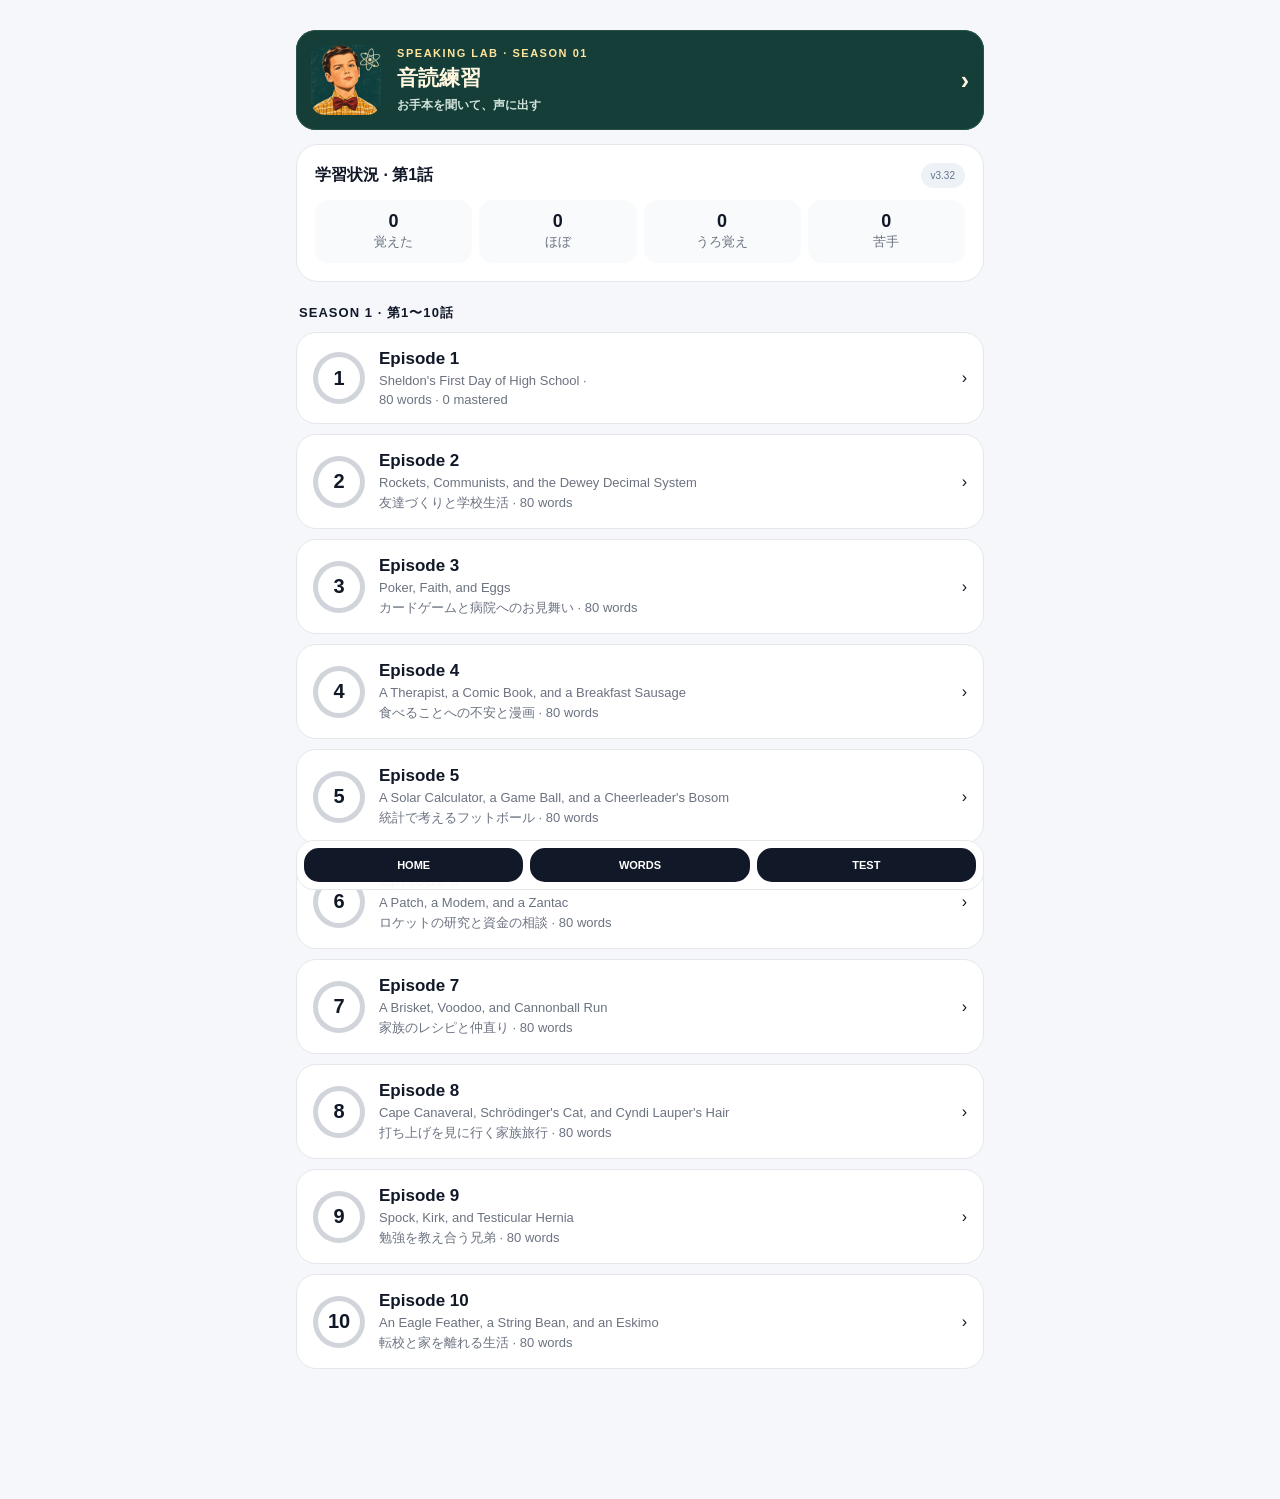
<file: index.html>
<!doctype html><html lang="ja"><head><meta charset="utf-8"><meta name="viewport" content="width=device-width,initial-scale=1,viewport-fit=cover"><meta name="theme-color" content="#111827"><link rel="icon" type="image/png" sizes="48x48" href="speaking/icons/sheldon-48.png"><link rel="apple-touch-icon" sizes="180x180" href="speaking/icons/sheldon-180.png"><link rel="manifest" href="manifest.webmanifest"><link rel="stylesheet" href="speaking/practice.css"><title>Young Sheldon English</title><style>:root{--bg:#f5f7fb;--card:#fff;--ink:#111827;--muted:#6b7280;--line:#e5e7eb;--accent:#111827;--good:#166534;--goodbg:#f0fdf4;--bad:#991b1b;--badbg:#fef2f2}*{box-sizing:border-box}body{margin:0;font-family:-apple-system,BlinkMacSystemFont,"Segoe UI",sans-serif;background:var(--bg);color:var(--ink)}main{max-width:720px;margin:auto;padding:20px 16px 120px}.hero{padding:16px 4px 10px}.eyebrow{font-size:12px;letter-spacing:.12em;color:var(--muted);font-weight:800}h1{font-size:30px;line-height:1.08;margin:7px 0}.sub,.small{color:var(--muted);font-size:13px;line-height:1.55}.card{background:#fff;border:1px solid var(--line);border-radius:22px;padding:18px;margin-top:14px}.row{display:flex;gap:10px;align-items:center;justify-content:space-between}.pill,.mastery{font-size:12px;background:#eef2f7;padding:7px 10px;border-radius:999px}.progress{height:9px;background:#e5e7eb;border-radius:99px;overflow:hidden;margin-top:12px}.progress>div{height:100%;background:var(--accent)}button{width:100%;border:0;border-radius:15px;padding:14px 16px;font-size:16px;font-weight:750;background:var(--accent);color:#fff;margin-top:10px}button.secondary{background:#eef2f7;color:var(--ink)}button.option{background:#fff;color:var(--ink);border:1.5px solid var(--line);text-align:left}button.option.correct{border-color:var(--good);color:var(--good);background:var(--goodbg)}button.option.wrong{border-color:var(--bad);color:var(--bad);background:var(--badbg)}.screen{display:none}.screen.active{display:block}.stats{display:grid;grid-template-columns:repeat(4,1fr);gap:7px;margin-top:12px}.stat{background:#f8fafc;border-radius:14px;padding:11px 5px;text-align:center}.stat b{display:block;font-size:18px}.season-title{font-size:13px;font-weight:850;letter-spacing:.08em;margin:22px 3px 8px}.episode{display:flex;align-items:center;gap:14px;padding:16px;background:#fff;border:1px solid var(--line);border-radius:20px;margin:10px 0;cursor:pointer}.episode-num,.set-num{width:52px;height:52px;border-radius:50%;display:grid;place-items:center;font-size:20px;font-weight:850;flex:none}.episode-num{border:5px solid #d1d5db}.set-num{position:relative;background:#d1d5db;padding:5px}.set-num::after{content:"";position:absolute;inset:5px;background:#fff;border-radius:50%;z-index:0}.set-num span{position:relative;z-index:1}.episode-info,.set-info{flex:1}.episode-info b,.set-info b{font-size:17px}.episode-info span,.set-info span{display:block;color:var(--muted);font-size:13px;margin-top:4px}.set-row{display:flex;align-items:center;gap:14px;padding:15px 3px;border-bottom:1px solid var(--line);cursor:pointer}.set-state{font-size:12px;padding:7px 9px;border-radius:10px;background:#f3f4f6}.today{background:linear-gradient(135deg,#111827,#374151);color:#fff}.today .small{color:#d1d5db}.today .version{background:#eef2f7;color:#64748b}.word{font-size:34px;font-weight:850;margin:8px 0}.pron{color:var(--muted);font-size:13px}.meaning{font-size:19px;font-weight:750;margin-top:12px}.detail-label{font-size:16px;font-weight:850;margin-top:22px;padding-top:18px;border-top:1px solid var(--line)}.learn-row{margin:8px 0}.tag{display:inline-block;min-width:28px;text-align:center;border-radius:6px;padding:1px 5px;margin-right:7px;font-size:12px;font-weight:800;background:#eef2f7;color:#64748b}.tag[data-tag="名"]{background:#eff6ff;color:#3b82f6}.tag[data-tag="動"]{background:#f0fdf4;color:#22c55e}.tag[data-tag="形"]{background:#fff7ed;color:#f59e0b}.tag[data-tag="副"]{background:#faf5ff;color:#a855f7}.tag[data-tag="対"]{background:#fef2f2;color:#ef4444}.tag[data-tag="類"]{background:#ecfeff;color:#0891b2}.tag[data-tag="関"]{background:#f8fafc;color:#64748b}.tag[data-tag="句"]{background:#fdf4ff;color:#c026d3}.tag[data-tag="接頭"]{background:#f5f3ff;color:#7c3aed}.speakable{cursor:pointer;-webkit-tap-highlight-color:transparent}.example,.usage{padding:14px;background:#f8fafc;border-radius:14px;margin-top:12px;line-height:1.5}.example-text{font-size:17px;font-weight:750}.example-ja,.usage span{display:block;color:var(--muted);font-size:14px;margin-top:6px}.mastery[data-level="苦手"]{color:#16a34a;font-weight:800}.mastery[data-level="うろ覚え"]{color:#ca8a04;font-weight:800}.mastery[data-level="ほぼ覚えた"]{color:#2563eb;font-weight:800}.mastery[data-level="覚えた"]{color:#166534;font-weight:800}.mastery-grid,.choice-grid{display:grid;grid-template-columns:repeat(2,1fr);gap:8px;margin-top:12px}.mastery-grid button,.choice-grid button{margin:0;background:#f3f4f6;color:var(--ink);font-size:13px}.mastery-grid button.active,.choice-grid button.active{background:var(--accent);color:#fff}.answer-note{margin-top:12px;padding:14px;border-radius:14px}.answer-note.wrong{background:var(--badbg);color:var(--bad)}.answer-note.correct{background:var(--goodbg);color:var(--good)}.hidden{display:none!important}.list-item{padding:14px 0;border-bottom:1px solid var(--line);cursor:pointer}.list-word{font-size:18px;font-weight:800}.list-meaning{font-size:13px;color:var(--muted);margin-top:3px}.tap-hint{font-size:11px;color:var(--muted);font-weight:600}.review-details{margin-top:14px;border-top:1px solid var(--line);padding-top:12px}.review-details summary{cursor:pointer;font-size:13px;font-weight:750;color:var(--muted)}.back{width:auto;margin:0;background:#eef2f7;color:var(--ink)}nav{position:fixed;z-index:20;left:50%;transform:translateX(-50%);bottom:max(10px,env(safe-area-inset-bottom));width:min(calc(100% - 32px),688px);display:grid;grid-template-columns:repeat(3,1fr);gap:7px;background:rgba(255,255,255,.95);backdrop-filter:blur(12px);padding:7px;border:1px solid var(--line);border-radius:18px}nav button{margin:0;padding:11px 2px;font-size:11px}.fixed-next{position:fixed;z-index:30;right:max(22px,calc((100vw - 720px)/2 + 22px));bottom:calc(max(10px,env(safe-area-inset-bottom)) + 68px);width:auto;min-width:140px;box-shadow:0 8px 25px #11182733}</style></head><body><main><section id="home" class="screen active"><div class="card today"><div class="row"><b>TODAY</b><span class="pill version">v3.30</span></div><h2 style="margin-bottom:4px">今日の10語</h2><div class="small" id="todayMix"></div><button style="background:#fff;color:#111827" onclick="startToday()">今日の学習を始める</button></div><div class="card"><b>学習状況</b><div class="stats"><div class="stat"><b id="knownStat">0</b><span class="small">覚えた</span></div><div class="stat"><b id="almostStat">0</b><span class="small">ほぼ</span></div><div class="stat"><b id="fuzzyStat">0</b><span class="small">うろ覚え</span></div><div class="stat"><b id="weakStat">0</b><span class="small">苦手</span></div></div></div><div class="season-title">SEASON 1</div><div class="episode" onclick="openEpisode()"><div class="episode-num">1</div><div class="episode-info"><b>Episode 1</b><span>Sheldon's First Day of High School · <span id="epMeta"></span></span></div><span>›</span></div></section><section id="episode" class="screen"><button class="back" onclick="show('home')">← SEASON 1</button><div class="card"><div class="row"><div><div class="small">SEASON 1</div><h2 style="margin:3px 0">Episode 1</h2><div class="small" style="font-size:15px">Sheldon's First Day of High School</div></div><span class="pill" id="epWordCount"></span></div><div class="progress"><div id="epProgress"></div></div><p class="small" id="epProgressText"></p><button onclick="startCurrentSet()">つづきから</button><button class="secondary" onclick="showList()">全単語を見る</button></div><div class="card"><b>単語セット</b><div id="setList"></div></div><div class="card"><b>復習テスト</b><p class="small">苦手な単語を優先して出題します。</p><button onclick="show('settings')">テストする</button></div></section><section id="settings" class="screen"><button class="back" onclick="openEpisode()">← Episode 1</button><div class="card"><h2>テスト設定</h2><div class="detail-label" style="border:0;margin-top:0;padding-top:0">問題数</div><div class="choice-grid" id="countChoices"></div><button onclick="startQuiz()">テストを始める</button></div></section><section id="learn" class="screen"><button class="back" onclick="exitStudy()">← 戻る</button><div class="card"><div class="row"><span class="pill" id="counter"></span><span class="mastery" id="learnMastery"></span></div><div class="word" id="word" onclick="speakText(currentLearnWord().w)"></div><div class="pron" id="pron"></div><div class="meaning" id="meaning"></div><div id="learnRelated"></div><div class="example" id="example" onclick="speakText(currentLearnWord().e)"></div><div class="detail-label">習熟度</div><div class="mastery-grid" id="learnMasteryButtons"></div><button id="nextBtn" class="fixed-next" onclick="nextWord()">次へ</button></div></section><section id="list" class="screen"><button class="back" onclick="openEpisode()">← Episode 1</button><div class="card"><div class="row"><b>Episode 1 単語一覧</b><span class="pill" id="listCount"></span></div><div id="wordList"></div></div></section><section id="quiz" class="screen"><div class="card"><div class="row"><b>Quick Test</b><span class="pill" id="quizCount"></span></div><div class="word" id="quizWord" onclick="speakText(quizWords[qidx].w)"></div><div class="tap-hint">単語をタップで発音</div><div id="options"></div><div id="answerNote" class="answer-note hidden"></div><div id="feedback" class="example hidden"></div><button id="quizNext" class="fixed-next hidden" onclick="nextQuiz()">次の問題</button></div></section><section id="review" class="screen"><div class="card"><div class="small">TEST RESULT</div><h2>今回の結果</h2><div class="stats" style="grid-template-columns:repeat(2,1fr)"><div class="stat"><b id="scoreStat">0%</b><span class="small">正答率</span></div><div class="stat"><b id="wrongCount">0</b><span class="small">間違い</span></div></div><div id="reviewWordLists"></div><button id="retestWrongBtn" onclick="startWrongRetest()"></button><button class="secondary" id="reviewBackBtn" onclick="openEpisode()">Episode 1へ戻る</button></div></section><nav id="mainNav"><button onclick="show('home')">HOME</button><button onclick="showList()">WORDS</button><button onclick="show('settings')">TEST</button></nav></main><script>const W=(w,p,m,d,r,u,e,j)=>({w,p,m,d,learn:r,u,e,j});const words=[W('nourishment','/ˈnɜːrɪʃmənt/','栄養・滋養','食べ物などから得る栄養。心や精神を豊かにするものにも使う。',[['動','nourish','栄養を与える'],['類','nutrition','栄養']],['provide nourishment','栄養を与える'],'nourishment of our bodies','私たちの体の栄養'),W('revolting','/rɪˈvoʊltɪŋ/','ひどく不快な・気持ち悪い','嫌悪感を覚えるほど不快という強い表現。',[['類','disgusting','ひどく不快な'],['類','gross','気持ち悪い']],['a revolting smell','ひどく不快な臭い'],'that was revolting','それは気持ち悪かった'),W('credentials','/krəˈdenʃəlz/','資格・経歴・実績','能力や立場を証明する学歴・職歴・資格・実績など。credential の複数形。人の資格・経歴・実績をまとめて表すこの意味では credentials と複数形で使われることが多い。',[['類','qualification','資格・適性'],['関','experience','経験・経歴']],['check credentials','資格を確認する'],'questioned my credentials','私の資格・経歴に疑問を呈した'),W('violation','/ˌvaɪəˈleɪʃən/','違反・侵害','規則や法律への違反。権利などの侵害にも使う。',[['動','violate','違反する・侵害する'],['類','breach','違反']],['in violation of','〜に違反して'],'in violation of the dress code','服装規定に違反して'),W('gifted','/ˈɡɪftɪd/','才能に恵まれた','生まれつき非常に高い能力を持つこと。',[['類','talented','才能のある'],['名','gift','才能']],['a gifted student','才能ある生徒'],'remarkably gifted','並外れて才能に恵まれた'),W('dimwitted','/ˌdɪmˈwɪtɪd/','頭の鈍い・愚かな','理解力や判断力が低いことを表す否定的な形容詞。',[['名','wit','知力・機転'],['類','slow-witted','頭の回転が遅い']],['a dimwitted remark','愚かな発言'],'how dimwitted you are','君がどれだけ頭が鈍くても'),W('kinematics','/ˌkɪnəˈmætɪks/','運動学','位置・速度・加速度などから物体の動きを記述する分野。',[['関','kinematic','運動学の'],['関','velocity','速度']],['kinematic analysis','運動学的分析'],'dimensional kinematics','次元運動学'),W('remarkably','/rɪˈmɑːrkəbli/','著しく・驚くほど','注目に値するほど、驚くほどという意味。',[['形','remarkable','注目すべき'],['類','exceptionally','並外れて']],['remarkably well','驚くほどうまく'],'remarkably gifted','並外れて才能に恵まれた'),W('arranged','/əˈreɪndʒd/','手配された・整えられた','arrangeの過去形・過去分詞。予定の手配や物の配置に使う。',[['動','arrange','手配する'],['名','arrangement','手配・取り決め']],['arrange a meeting','会議を手配する'],'still be arranged','まだ手配できる'),W('business','/ˈbɪznəs/','用事・関心事・仕事','仕事だけでなく、自分に関係すること・用事という意味でも使う。',[['類','affair','事柄・問題'],['関','businesslike','事務的な']],['mind your own business','自分のことに専念する'],'None of your business','あなたには関係ない'),W('theoretical','/ˌθiːəˈretɪkəl/','理論上の・理論的な','実践より理論に関係すること。学術分野でよく使う。',[['名','theory','理論'],['対','practical','実践的な']],['theoretical physics','理論物理学'],'theoretical physics','理論物理学'),W('backup','/ˈbækʌp/','予備・代替案','本来のものが使えない場合に備えた予備のものや計画。',[['類','alternative','代替案'],['関','backup plan','予備計画']],['have a backup plan','予備案を持つ'],'my backup plan','私の予備の計画'),W('professional','/prəˈfeʃənəl/','専門職の・プロの','仕事として専門的に行う人や、その水準を表す。',[['名','profession','職業'],['副','professionally','専門的に']],['professional career','専門職としての経歴'],'professional ticket taker','プロの切符係'),W('unbalanced','/ʌnˈbælənst/','釣り合っていない・不均衡な','力や状態のバランスが取れていないこと。',[['動','balance','均衡を取る'],['対','balanced','釣り合った']],['unbalanced force','不均衡な力'],'unbalanced force','不均衡な力'),W('scientific','/ˌsaɪənˈtɪfɪk/','科学的な','科学の方法・知識・研究に基づくこと。',[['名','science','科学'],['名','scientist','科学者']],['scientific evidence','科学的証拠'],'Scientific principles','科学的な原理'),W('principle','/ˈprɪnsəpəl/','原理・原則','物事の基本となる規則や考え方。',[['類','rule','規則'],['類','concept','概念']],['basic principle','基本原理'],'Scientific principles','科学的な原理'),W('adopted','/əˈdɑːptɪd/','養子になった・採用された','人を養子にする、または方法や考えを採用する adopt の形。',[['動','adopt','養子にする・採用する'],['名','adoption','養子縁組・採用']],['adopt a method','方法を採用する'],'He\'s adopted','彼は養子だ'),W('financial','/faɪˈnænʃəl/','金銭上の・財政の','お金、収入、支出などに関係する。',[['名','finance','財務・資金'],['副','financially','金銭的に']],['financial problem','金銭的な問題'],'financial problems','金銭的な問題'),W('reassuring','/ˌriːəˈʃʊrɪŋ/','安心させる','不安を減らし、安心感を与えること。',[['動','reassure','安心させる'],['名','reassurance','安心させること']],['a reassuring voice','安心させる声'],'very reassuring','とても安心できる'),W('maliciously','/məˈlɪʃəsli/','悪意をもって','人を傷つけようとする意図を持って行う様子。',[['形','malicious','悪意のある'],['名','malice','悪意']],['act maliciously','悪意をもって行動する'],'maliciously harass','悪意をもって嫌がらせする'),W('harass','/həˈræs/','嫌がらせをする','繰り返し困らせたり不快にさせたりする。',[['名','harassment','嫌がらせ'],['類','bother','困らせる']],['harass someone','人に嫌がらせをする'],'maliciously harass','悪意をもって嫌がらせする'),W('torment','/ˈtɔːrment/','苦しめる・悩ませる','精神的または身体的に強く苦しめること。',[['名','torment','苦痛'],['類','torture','苦しめる']],['torment someone','人を苦しめる'],'someone else to torment','代わりに苦しめる相手'),W('gullible','/ˈɡʌləbəl/','だまされやすい','人の話を簡単に信じてしまう性質。',[['類','naive','世間知らずな'],['対','skeptical','疑い深い']],['too gullible','だまされやすすぎる'],'she\'s gullible','彼女はだまされやすい'),W('intimidated','/ɪnˈtɪmədeɪtɪd/','怖気づいた・威圧された','相手の能力や態度などによって自信を失った状態。',[['動','intimidate','威圧する'],['名','intimidation','威圧']],['feel intimidated','怖気づく'],'intimidated by you','君に怖気づく'),W('intellect','/ˈɪntəlekt/','知性・知力','理解したり考えたりする高度な思考能力。',[['形','intellectual','知的な'],['類','intelligence','知能']],['great intellect','優れた知性'],'recognize my intellect','私の知性を認める'),W('exposed','/ɪkˈspoʊzd/','露出した・さらされた','覆われず見えている、または危険などにさらされた状態。',[['動','expose','さらす・露出する'],['名','exposure','露出・接触']],['exposed skin','露出した肌'],'an exposed tattoo','露出したタトゥー'),W('thorough','/ˈθɜːroʊ/','徹底的な・入念な','細部まで抜けなく注意を払うこと。',[['副','thoroughly','徹底的に'],['類','complete','完全な']],['thorough check','徹底的な確認'],'a thorough cleaning','徹底的な清掃'),W('allergy','/ˈælərdʒi/','アレルギー','特定の物質に免疫系が過敏に反応すること。',[['形','allergic','アレルギーの'],['関','reaction','反応']],['have an allergy','アレルギーがある'],'an allergy attack','アレルギー発作'),W('despite','/dɪˈspaɪt/','〜にもかかわらず','予想と反対の結果を示すときに使う前置詞。後ろには名詞などを置く。',[['類','in spite of','〜にもかかわらず'],['関','although','〜だけれども']],['despite the rain','雨にもかかわらず'],'despite his young age','彼の若さにもかかわらず'),W('designated','/ˈdezɪɡneɪtɪd/','指定された','特定の目的のため正式に決められたこと。',[['動','designate','指定する'],['名','designation','指定']],['designated area','指定区域'],'a designated area','指定区域'),W('diaphanous','/daɪˈæfənəs/','透けるほど薄い','布などが非常に薄く、光や向こう側が透けて見えること。',[['類','sheer','薄く透ける'],['類','transparent','透明な']],['diaphanous fabric','透ける薄い布'],'blouse is diaphanous','ブラウスが透けている'),W('account','/əˈkaʊnt/','考慮・説明・口座','文脈によって意味が大きく変わる頻出語。take into account で「考慮する」。',[['句','take into account','考慮に入れる'],['名','account','説明・口座']],['take it into account','それを考慮する'],'take that into account','それを考慮に入れる'),W('subsection','/ˈsʌbsekʃən/','小項目・小節','文書の section をさらに細かく分けた部分。',[['名','section','節・区分'],['接頭','sub-','下位の']],['read subsection B','B項を読む'],'subsection B','B項'),W('breach','/briːtʃ/','違反・侵害','規則・契約・義務などを破ること。',[['動','breach','違反する'],['類','violation','違反']],['breach of contract','契約違反'],'in breach of the hygiene code','衛生規定に違反して'),W('hygiene','/ˈhaɪdʒiːn/','衛生・衛生管理','健康を保つため清潔な状態を維持すること。',[['形','hygienic','衛生的な'],['関','cleanliness','清潔さ']],['personal hygiene','個人衛生'],'the hygiene code','衛生規定'),W('pursue','/pərˈsuː/','追求する・続ける','目標・仕事・学問などを積極的に目指して続ける。',[['名','pursuit','追求'],['類','seek','求める']],['pursue a career','キャリアを追求する'],'pursue music','音楽を追求する'),W('faculty','/ˈfækəlti/','教職員・学部','学校の教員集団、または大学の学部を意味する。',[['関','staff','職員'],['関','department','学科・部門']],['faculty member','教員'],'a faculty restroom','教職員用トイレ'),W('recruit','/rɪˈkruːt/','採用する・勧誘する','組織やチームに新しい人を入れるため勧誘する。',[['名','recruit','新人・新兵'],['名','recruitment','採用']],['recruit players','選手を勧誘する'],'recruit kids','子どもたちを勧誘する'),W('reputation','/ˌrepjəˈteɪʃən/','評判・評価','周囲の人々からどのように評価されているか。',[['類','image','イメージ'],['関','reputable','評判の良い']],['good reputation','良い評判'],'a bad reputation','悪い評判'),W('uncertainty','/ʌnˈsɜːrtənti/','不確実性・不安定さ','何が起こるか、何が正しいか確信できない状態。',[['形','uncertain','不確かな'],['対','certainty','確実性']],['a time of uncertainty','不確実な時期'],'a world filled with uncertainty','不確実さに満ちた世界'),W('assaulted','/əˈsɔːltɪd/','暴行を受けた・襲われた','人から身体的な攻撃を受けた状態。',[['動','assault','襲う・暴行する'],['類','attack','攻撃する']],['physically assaulted','身体的に襲われた'],'be assaulted','暴行を受ける'),W('haven','/ˈheɪvən/','安全な場所・避難所','危険や不安から逃れて安心できる場所。',[['類','refuge','避難所'],['類','shelter','避難場所']],['a safe haven','安全な避難場所'],'a haven for higher learning','高等教育のための安全な場所'),W('retaliate','/rɪˈtælieɪt/','報復する・やり返す','相手から受けた行為に対して仕返しする。',[['名','retaliation','報復'],['類','strike back','反撃する']],['retaliate against','〜に報復する'],'Do not retaliate','やり返さないで'),W('admirable','/ˈædmərəbəl/','立派な・称賛に値する','尊敬や称賛に値する性質を表す。',[['動','admire','称賛する'],['名','admiration','称賛']],['an admirable effort','立派な努力'],'whatever is admirable','称賛に値するもの'),W('handbook','/ˈhændbʊk/','手引書・ハンドブック','規則や手順などをまとめた小型の案内書。',[['類','manual','手引書'],['類','guide','案内書']],['student handbook','生徒手帳・学生向け規則集'],'the student handbook','生徒向け手引書'),W('extreme','/ɪkˈstriːm/','極端な・非常に激しい','程度が通常の範囲を大きく超えていること。',[['副','extremely','非常に'],['類','severe','深刻な・激しい']],['extreme weather','異常気象・極端な天候'],'extreme hairstyles','極端な髪型'),W('argument','/ˈɑːrɡjəmənt/','口論・議論','意見の食い違いによる口論や、理由を示す議論。',[['動','argue','言い争う・主張する'],['類','dispute','論争']],['have an argument','口論する'],'a common argument','よくある口論'),W('marriage','/ˈmærɪdʒ/','結婚・婚姻','二人が婚姻関係にある状態や制度。',[['動','marry','結婚する'],['形','married','結婚している']],['a happy marriage','幸せな結婚生活'],'argument in marriages','結婚生活での口論'),W('freshman','/ˈfreʃmən/','1年生・新入生','米国の高校や大学などの1年生。',[['関','sophomore','2年生'],['関','senior','最上級生']],['freshman year','1年生の年'],'Freshman year','1年生の年'),W('license','/ˈlaɪsəns/','免許・許可証','特定の活動を公式に許可する証明書。',[['形','licensed','免許を持つ'],['類','permit','許可証']],['a valid license','有効な免許証'],'license plates','ナンバープレート'),W('prime','/praɪm/','素数の・主要な','数学では1と自分自身以外で割り切れない数を表す。',[['句','prime number','素数'],['類','primary','主要な']],['a prime number','素数'],'prime numbers','素数'),W('recognize','/ˈrekəɡnaɪz/','認識する・見分ける','見たり聞いたりして以前知っていたものだと分かる。',[['名','recognition','認識'],['類','identify','特定する']],['recognize a face','顔を見分ける'],'recognize my intellect','私の知性を認める'),W('fad','/fæd/','一時的な流行','短期間だけ急に人気になるもの。',[['類','trend','傾向・流行'],['類','craze','大流行']],['a passing fad','一時的な流行'],'start a fad','流行を始める'),W('ammonia','/əˈmoʊniə/','アンモニア','刺激臭のある化学物質。洗浄剤などにも使われる。',[['関','chemical','化学物質'],['関','cleaner','洗浄剤']],['the smell of ammonia','アンモニアのにおい'],'I smell ammonia','アンモニアのにおいがする'),W('homeroom','/ˈhoʊmruːm/','ホームルーム・学級','学校で出欠確認や連絡などを行う基本のクラス。',[['関','classroom','教室'],['関','teacher','教師']],['homeroom teacher','担任の先生'],'your homeroom','あなたのホームルーム'),W('attire','/əˈtaɪər/','服装・衣装','特定の場面で身につける服装をややフォーマルに表す。',[['類','clothing','衣類'],['類','outfit','服装']],['business attire','ビジネス向けの服装'],'sports attire','スポーツ用の服装'),W('grooming','/ˈɡruːmɪŋ/','身だしなみ・手入れ','髪やひげ、服装などを整えること。',[['動','groom','身だしなみを整える'],['関','appearance','外見']],['grooming standards','身だしなみ基準'],'grooming code','身だしなみ規定'),W('blouse','/blaʊs/','ブラウス','主に女性用の上半身に着る衣服。',[['類','shirt','シャツ'],['関','clothing','衣類']],['a white blouse','白いブラウス'],'this girl\'s blouse','この女の子のブラウス'),W('accuse','/əˈkjuːz/','非難する・告発する','誰かが悪いことをしたと主張する。',[['名','accusation','告発・非難'],['類','blame','責める']],['accuse someone of','人を〜で非難する'],'accuses me','私を非難する'),W('intelligence','/ɪnˈtelɪdʒəns/','知能・知性','学習し、理解し、考える能力。',[['形','intelligent','知的な'],['類','intellect','知性']],['artificial intelligence','人工知能'],'his intelligence','彼の知性'),W('sonata','/səˈnɑːtə/','ソナタ・奏鳴曲','主に器楽のために作られた楽曲形式。',[['関','composition','作曲・楽曲'],['関','movement','楽章']],['piano sonata','ピアノソナタ'],'this sonata','このソナタ'),W('calculus','/ˈkælkjələs/','微積分','変化率や面積などを扱う数学の分野。',[['関','derivative','導関数'],['関','integral','積分']],['study calculus','微積分を学ぶ'],'doing calculus','微積分をやっている'),W('Euclidean','/juˈklɪdiən/','ユークリッドの・ユークリッド幾何学の','古典的なユークリッド幾何学に関する形容詞。',[['名','Euclid','ユークリッド'],['関','geometry','幾何学']],['Euclidean geometry','ユークリッド幾何学'],'Euclidean geometry','ユークリッド幾何学'),W('geometry','/dʒiˈɑːmətri/','幾何学','形、角度、距離、空間などを扱う数学分野。',[['形','geometric','幾何学の'],['関','shape','形']],['study geometry','幾何学を学ぶ'],'Euclidean geometry','ユークリッド幾何学'),W('pitch','/pɪtʃ/','音の高さ・投球','音楽では音の高低を表し、スポーツでは投球なども意味する。',[['句','perfect pitch','絶対音感'],['関','tone','音色・音']],['have perfect pitch','絶対音感がある'],'perfect pitch','絶対音感'),W('musician','/mjuˈzɪʃən/','音楽家・演奏家','音楽を演奏したり作ったりする人。',[['名','music','音楽'],['形','musical','音楽の']],['professional musician','プロの音楽家'],'Musicians take drugs','音楽家は薬物を使う'),W('principal','/ˈprɪnsəpəl/','校長・主要な','学校の校長という意味でよく使う。principleとは別語。',[['類','headteacher','校長'],['対','principle','原理・原則']],['school principal','学校の校長'],'principal\'s office','校長室'),W('uniform','/ˈjuːnəfɔːrm/','制服・ユニフォーム','同じ組織やチームの人が共通して着る服。',[['関','attire','服装'],['形','uniform','均一な']],['school uniform','学校の制服'],'get your uniform on','ユニフォームを着る'),W('ordinary','/ˈɔːrdəneri/','普通の・平凡な','特別ではなく通常であること。',[['副','ordinarily','通常は'],['類','normal','普通の']],['an ordinary day','普通の日'],'ordinary potato','普通のジャガイモ'),W('supplies','/səˈplaɪz/','用品・備品','仕事や学習などに必要な物品。',[['動','supply','供給する'],['類','materials','資材・材料']],['school supplies','学用品'],'The supplies you\'ll need','必要な用品'),W('grip','/ɡrɪp/','握ること・握り','何かを手でしっかりつかむこと。',[['動','grip','しっかり握る'],['類','grasp','つかむ']],['a firm grip','しっかりした握り'],'alligator grips','ワニ口クリップ'),W('rat out','/ræt aʊt/','密告する・告げ口する','くだけた表現で、誰かの悪事などを他人に告げる。',[['類','snitch','密告する'],['類','inform on','〜を密告する']],['rat someone out','人を密告する'],'ratting people out','人を告げ口する'),W('complicated','/ˈkɑːmpləkeɪtɪd/','複雑な・ややこしい','多くの要素が絡み、理解や処理が難しいこと。',[['動','complicate','複雑にする'],['類','complex','複雑な']],['a complicated problem','複雑な問題'],'kind of complicated','ちょっと複雑'),W('justice','/ˈdʒʌstɪs/','正義・公正','公平で正しい扱いや、法による正義。',[['形','just','公正な'],['類','fairness','公平さ']],['seek justice','正義を求める'],'Justice descended upon','正義が下された'),W('fired','/ˈfaɪərd/','解雇された','仕事を辞めさせられた状態。',[['動','fire','解雇する'],['類','dismissed','解雇された']],['get fired','解雇される'],'I got fired','私は解雇された'),W('deserve','/dɪˈzɜːrv/','〜に値する・受けるにふさわしい','行動や状況から何かを受けるのが妥当であること。',[['形','deserving','〜に値する'],['類','merit','値する']],['deserve a chance','機会を与えられるに値する'],'education he deserves','彼にふさわしい教育'),W('afford','/əˈfɔːrd/','〜する余裕がある','費用や時間などを負担できる余裕があること。',[['形','affordable','手頃な'],['関','cost','費用']],['can afford to','〜する余裕がある'],'can\'t afford private school','私立学校に通わせる余裕がない'),W('private','/ˈpraɪvət/','私的な・民間の','公的ではなく個人や特定の組織に属すること。',[['名','privacy','プライバシー'],['対','public','公の']],['private school','私立学校'],'private school','私立学校'),W('comforting','/ˈkʌmfərtɪŋ/','安心させる・心強い','不安や悲しみを和らげる性質を表す。',[['動','comfort','慰める'],['類','reassuring','安心させる']],['a comforting thought','安心できる考え'],'find comforting','安心できると思う'),W('pregnant','/ˈpreɡnənt/','妊娠している','胎児を身ごもっている状態。',[['名','pregnancy','妊娠'],['関','expecting','妊娠している']],['be pregnant','妊娠している'],'That girl\'s pregnant','あの女の子は妊娠している')];const SET_SIZE=10;let state=JSON.parse(localStorage.getItem('ys-state')||'{}');state.learned=state.learned||[];state.wrong=state.wrong||[];state.mastery=state.mastery||{};state.quizCount=state.quizCount||10;state.unlockedSet=state.unlockedSet||1;let idx=0,qidx=0,score=0,studyWords=[],quizWords=[],currentWrong=[],studyMode='set',questionAnswered=false,quizMode='normal';function save(){localStorage.setItem('ys-state',JSON.stringify(state));updateStats()}function show(id){document.querySelectorAll('.screen').forEach(x=>x.classList.remove('active'));document.getElementById(id).classList.add('active');let n=document.getElementById('mainNav');if(n)n.classList.toggle('hidden',id==='learn'||id==='quiz');window.scrollTo(0,0);updateStats()}function masteryOf(w){return state.mastery[w]||(state.wrong.includes(w)?'苦手':'未学習')}function mastered(x){return ['ほぼ覚えた','覚えた'].includes(masteryOf(x.w))}function rank(w){return {'苦手':0,'うろ覚え':1,'未学習':2,'ほぼ覚えた':3,'覚えた':4}[masteryOf(w)]}function syncUnlock(){state.unlockedSet=Math.ceil(words.length/SET_SIZE)}function setMasteryWord(w,l){state.mastery[w]=l;if(l==='苦手'){if(!state.wrong.includes(w))state.wrong.push(w)}else state.wrong=state.wrong.filter(v=>v!==w);syncUnlock();save()}function promote(w){let n=masteryOf(w);if(n!=='覚えた')state.mastery[w]=n==='ほぼ覚えた'?'覚えた':'ほぼ覚えた';state.wrong=state.wrong.filter(v=>v!==w);syncUnlock()}function speakText(t){if(!('speechSynthesis'in window))return;speechSynthesis.cancel();let u=new SpeechSynthesisUtterance(t);u.lang='en-US';u.rate=.96;speechSynthesis.speak(u)}function relatedHTML(x){return x.learn.map(a=>'<div class="learn-row"><span class="tag" data-tag="'+a[0]+'">'+a[0]+'</span><b class="speakable" onclick="speakText(\''+a[1].replace(/'/g,"\\'")+'\')">'+a[1]+'</b>　'+a[2]+'</div>').join('')+'<div class="usage speakable" onclick="speakText(\''+x.u[0].replace(/'/g,"\\'")+'\')"><b>'+x.u[0]+'</b><span>'+x.u[1]+'</span></div>'}function setRing(chunk){let colors={'苦手':'#D79A91','うろ覚え':'#D6BC72','ほぼ覚えた':'#8FA3B8','覚えた':'#86B99A','未学習':'#D1D5DB'},order=['覚えた','ほぼ覚えた','うろ覚え','苦手','未学習'],total=chunk.length,start=0,parts=[];order.forEach(l=>{let n=chunk.filter(x=>masteryOf(x.w)===l).length;if(!n)return;let end=start+n/total*360;parts.push(colors[l]+' '+start+'deg '+end+'deg');start=end});return 'conic-gradient('+parts.join(',')+')'}function openEpisode(){syncUnlock();let sets=Math.ceil(words.length/SET_SIZE),m=words.filter(mastered).length;epWordCount.textContent=words.length+' words';epProgress.style.width=(m/words.length*100)+'%';epProgressText.textContent=m+' / '+words.length+'語 習得';let html='';for(let i=1;i<=sets;i++){let chunk=words.slice((i-1)*SET_SIZE,i*SET_SIZE),done=chunk.filter(mastered).length,ring=setRing(chunk);html+='<div class="set-row" onclick="startSet('+i+')"><div class="set-num" style="background:'+ring+'"><span>'+i+'</span></div><div class="set-info"><b>SET '+i+'</b><span>'+done+' / '+chunk.length+'語 習得</span></div><div class="set-state">'+(done===chunk.length?'✓':'›')+'</div></div>'}setList.innerHTML=html;show('episode')}function currentSetNo(){for(let i=1;i<=Math.ceil(words.length/SET_SIZE);i++){let c=words.slice((i-1)*SET_SIZE,i*SET_SIZE);if(c.some(x=>!mastered(x)))return i}return Math.ceil(words.length/SET_SIZE)}function startCurrentSet(){beginSetStudy(currentSetNo())}function beginSetStudy(n){studyWords=words.slice((n-1)*SET_SIZE,n*SET_SIZE);idx=0;studyMode='set';show('learn');renderWord();speakText(studyWords[0].w)}function startSet(n){beginSetStudy(n)}function todayWords(){syncUnlock();let available=words.slice(0,state.unlockedSet*SET_SIZE),priority={'苦手':0,'うろ覚え':1,'未学習':2,'ほぼ覚えた':3,'覚えた':4},sorted=[...available].sort((a,b)=>priority[masteryOf(a.w)]-priority[masteryOf(b.w)]);return sorted.slice(0,Math.min(10,sorted.length))}function startToday(){studyWords=todayWords();idx=0;studyMode='today';show('learn');renderWord();speakText(studyWords[0].w)}function startWrongRetest(){let retry=words.filter(x=>currentWrong.includes(x.w));if(!retry.length){alert('今回のテストで間違えた単語はありません');return}startQuiz(retry,'retest')}function currentLearnWord(){return studyWords[idx]}function renderWord(){let x=currentLearnWord();counter.textContent=(idx+1)+' / '+studyWords.length;word.textContent=x.w;pron.textContent=x.p;meaning.textContent=x.m;learnRelated.innerHTML=relatedHTML(x);example.innerHTML='<div class="small">本編の実際のセリフ</div><div class="example-text">'+x.e+'</div><div class="example-ja">'+x.j+'</div>';renderLearnMastery();if(!state.learned.includes(x.w))state.learned.push(x.w);save();nextBtn.textContent=idx===studyWords.length-1?(studyMode==='set'?'SETテストへ':studyMode==='single'?'一覧へ':'学習を終える'):'次へ'}function renderLearnMastery(){let x=currentLearnWord(),ls=['苦手','うろ覚え','ほぼ覚えた','覚えた'],now=masteryOf(x.w);learnMastery.textContent=now;learnMastery.dataset.level=now;learnMasteryButtons.innerHTML=ls.map(l=>'<button class="'+(l===now?'active':'')+'" onclick="setLearn(\''+l+'\')">'+l+'</button>').join('')}function setLearn(l){setMasteryWord(currentLearnWord().w,l);renderLearnMastery()}function nextWord(){if(idx<studyWords.length-1){idx++;renderWord();speakText(studyWords[idx].w);window.scrollTo(0,0)}else if(studyMode==='single'){showList()}else if(studyMode==='set'){startQuiz(studyWords)}else openEpisode()}function showList(){listCount.textContent=words.length+' words';wordList.innerHTML=words.map((x,i)=>'<div class="list-item" onclick="studySingleWord('+i+')"><div class="row"><span class="list-word">'+x.w+'</span><span class="mastery" data-level="'+masteryOf(x.w)+'">'+masteryOf(x.w)+'</span></div><div class="list-meaning">'+x.m+'　'+x.p+'</div></div>').join('');show('list')}function studySingleWord(i){studyWords=[words[i]];idx=0;studyMode='single';show('learn');renderWord();speakText(words[i].w)}function exitStudy(){studyMode==='single'?showList():openEpisode()}function renderCountChoices(){countChoices.innerHTML=[10,20,30,40].map(n=>'<button class="'+(state.quizCount===n?'active':'')+'" onclick="setCount('+n+')">'+n+'問</button>').join('')}function setCount(n){state.quizCount=n;save();renderCountChoices()}function quizPool(){syncUnlock();let learned=words.filter(x=>state.learned.includes(x.w)||masteryOf(x.w)!=='未学習');return learned.length>=4?learned:words.slice(0,state.unlockedSet*SET_SIZE)}function buildQuiz(){let base=quizPool(),pool=[...base].sort((a,b)=>rank(a.w)-rank(b.w)),out=[];while(out.length<state.quizCount){out.push(...pool);pool=[...base].sort(()=>Math.random()-.5)}return out.slice(0,state.quizCount)}function startQuiz(custom,mode){quizMode=mode||'normal';quizWords=custom?[...custom]:buildQuiz();qidx=0;score=0;currentWrong=[];questionAnswered=false;show('quiz');renderQuiz()}function renderQuiz(){questionAnswered=false;let x=quizWords[qidx];quizCount.textContent=(qidx+1)+' / '+quizWords.length;quizWord.textContent=x.w;answerNote.className='answer-note hidden';feedback.classList.add('hidden');quizNext.classList.add('hidden');let pool=[x];while(pool.length<4){let w=words[Math.floor(Math.random()*words.length)];if(w.w!==x.w&&!pool.some(o=>o.m===w.m))pool.push(w)}pool.sort(()=>Math.random()-.5);options.innerHTML='';pool.forEach(w=>{let b=document.createElement('button');b.className='option';b.textContent=w.m;b.onclick=()=>answer(b,w,x);options.appendChild(b)})}function showOptionExplanation(w,kind){if(!w)return;answerNote.className='answer-note '+kind;answerNote.innerHTML='<b class="speakable" onclick="speakText(&quot;'+w.w.replace(/&/g,'&amp;').replace(/\"/g,'&quot;')+'&quot;)">'+w.w+'</b><br>'+w.m+'<div class="quiz-related">'+relatedHTML(w)+'</div>';speakText(w.w)}function answer(btn,choice,x){if(questionAnswered){showOptionExplanation(choice,choice.w===x.w?'correct':'wrong');if(choice.w===x.w){feedback.innerHTML='<div class="small">本編の実際のセリフ</div><div class="example-text">'+x.e+'</div><div class="example-ja">'+x.j+'</div>';feedback.classList.remove('hidden')}else feedback.classList.add('hidden');return}if(choice.w!==x.w){if(btn.classList.contains('wrong')){showOptionExplanation(choice,'wrong');return}btn.classList.add('wrong');if(!currentWrong.includes(x.w))currentWrong.push(x.w);setMasteryWord(x.w,'苦手');showOptionExplanation(choice,'wrong');return}questionAnswered=true;if(!currentWrong.includes(x.w))score++;btn.classList.add('correct');if(quizMode==='weak'||(quizMode!=='retest'&&!currentWrong.includes(x.w)))promote(x.w);save();showOptionExplanation(x,'correct');feedback.innerHTML='<div class="small">本編の実際のセリフ</div><div class="example-text">'+x.e+'</div><div class="example-ja">'+x.j+'</div>';feedback.classList.remove('hidden');quizNext.classList.remove('hidden')}function nextQuiz(){if(qidx<quizWords.length-1){qidx++;renderQuiz()}else{syncUnlock();save();show('review');renderReviewLists()}}function reviewWordRow(w){let i=words.findIndex(x=>x.w===w.w);return '<div class="list-item" onclick="studySingleWord('+i+')"><div class="list-word speakable" onclick="event.stopPropagation();speakText(\''+w.w.replace(/'/g,"\\'")+'\')">'+w.w+'</div><div class="list-meaning">'+w.m+'</div></div>'}function renderReviewLists(){if(!document.getElementById('reviewWordLists'))return;let wrong=quizWords.filter(x=>currentWrong.includes(x.w)),correct=quizWords.filter(x=>!currentWrong.includes(x.w));reviewWordLists.innerHTML='<div class="detail-label">間違えた単語　'+wrong.length+'語</div>'+(wrong.length?wrong.map(reviewWordRow).join(''):'<p class="small">なし</p>')+(correct.length?'<details class="review-details"><summary>正解した'+correct.length+'語を見る</summary>'+correct.map(reviewWordRow).join('')+'</details>':'')}function updateStats(){syncUnlock();let c=l=>words.filter(x=>masteryOf(x.w)===l).length;knownStat.textContent=c('覚えた');almostStat.textContent=c('ほぼ覚えた');fuzzyStat.textContent=c('うろ覚え');weakStat.textContent=c('苦手');scoreStat.textContent=quizWords.length?Math.round(score/quizWords.length*100)+'%':'0%';wrongCount.textContent=currentWrong.length;if(currentWrong.length){retestWrongBtn.textContent='間違えた'+currentWrong.length+'語をテスト';retestWrongBtn.classList.remove('hidden');reviewBackBtn.classList.add('secondary')}else{retestWrongBtn.classList.add('hidden');reviewBackBtn.classList.remove('secondary')}let t=todayWords(),counts={new:0,weak:0,review:0};t.forEach(x=>{let m=masteryOf(x.w);if(m==='未学習')counts.new++;else if(m==='苦手')counts.weak++;else counts.review++});todayMix.textContent='新規 '+counts.new+' · 苦手 '+counts.weak+' · 復習 '+counts.review;epMeta.textContent=words.length+' words · '+c('覚えた')+' mastered';renderCountChoices()}syncUnlock();updateStats();</script><script src="smart-tips.js?v=11"></script><script src="scene-context.js?v=3.31-2"></script><script src="learning-plan.js?v=3.31-2"></script><script src="episode-catalog.js?v=11"></script><script src="episode-ui.js?v=12"></script><script src="speaking/lessons.js"></script><script src="speaking/practice.js?v=10"></script></body></html>
</file>
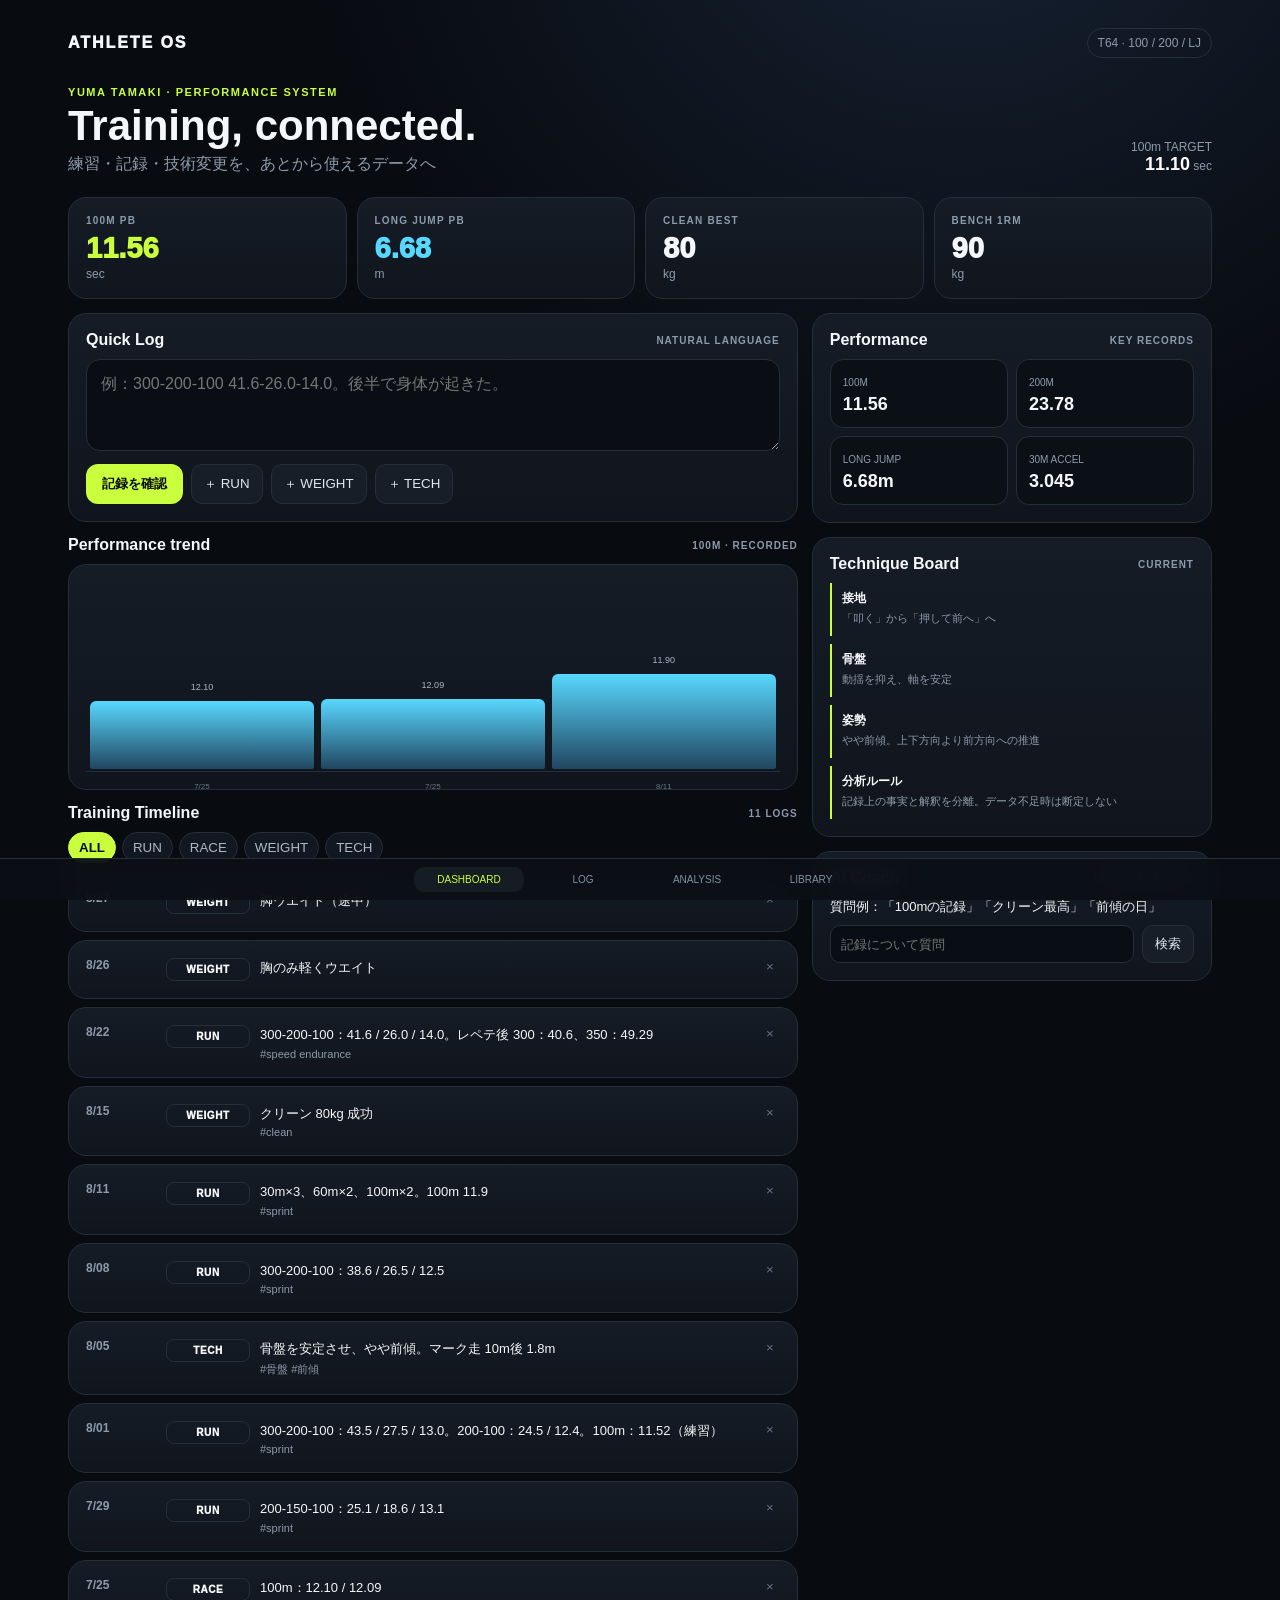
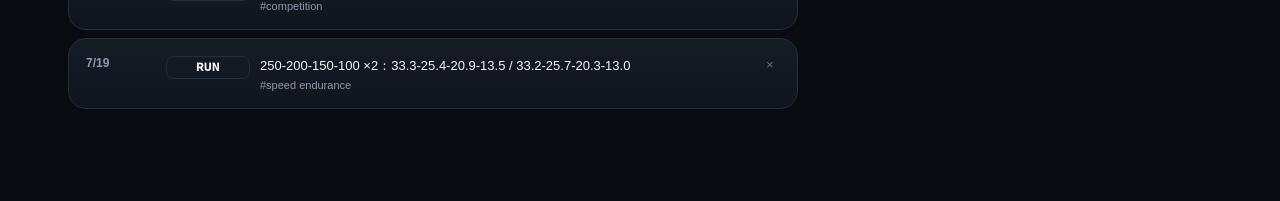
<file: athlete/index.html>
<!doctype html><html lang="ja"><head><meta charset="utf-8"><meta name="viewport" content="width=device-width,initial-scale=1"><meta name="theme-color" content="#080b10"><title>Athlete OS — Yuma Tamaki</title><style>
:root{--bg:#080b10;--panel:#10151d;--panel2:#151c26;--line:#252e3b;--text:#f5f7fa;--muted:#8e9aaa;--lime:#c9ff3d;--cyan:#58d8ff;--orange:#ffb454;--red:#ff6d72}*{box-sizing:border-box}body{margin:0;background:radial-gradient(circle at 75% -10%,#172335 0,transparent 30%),var(--bg);color:var(--text);font-family:-apple-system,BlinkMacSystemFont,"Segoe UI",Inter,sans-serif}.app{max-width:1180px;margin:auto;padding:20px 18px 92px}.top{display:flex;justify-content:space-between;align-items:center;padding:8px 0 28px}.brand{font-weight:950;letter-spacing:.12em}.status{font-size:12px;color:var(--muted);border:1px solid var(--line);padding:7px 10px;border-radius:99px}.hero{display:flex;justify-content:space-between;gap:20px;align-items:end;margin-bottom:22px}.eyebrow{color:var(--lime);font-size:11px;font-weight:900;letter-spacing:.14em}.hero h1{font-size:42px;line-height:1;margin:7px 0}.hero p{color:var(--muted);margin:0}.goal{font-size:12px;color:var(--muted);text-align:right}.goal b{color:white;font-size:18px}.metrics{display:grid;grid-template-columns:repeat(4,1fr);gap:10px}.card{background:linear-gradient(180deg,var(--panel2),var(--panel));border:1px solid var(--line);border-radius:18px;padding:17px}.metric .k{font-size:10px;color:var(--muted);font-weight:900;letter-spacing:.12em}.metric .v{font-size:29px;font-weight:950;margin:6px 0 2px}.metric .u{font-size:12px;color:var(--muted)}.lime{color:var(--lime)}.cyan{color:var(--cyan)}.layout{display:grid;grid-template-columns:1.55fr .85fr;gap:14px;margin-top:14px}.section{margin-top:14px}.head{display:flex;align-items:center;justify-content:space-between;margin-bottom:10px}.head h2{font-size:16px;margin:0}.micro{font-size:10px;color:var(--muted);letter-spacing:.1em;font-weight:800}.composer textarea{width:100%;min-height:92px;background:#0a0e14;border:1px solid var(--line);border-radius:14px;color:white;padding:14px;font:inherit;resize:vertical}.actions{display:flex;gap:8px;margin-top:9px;flex-wrap:wrap}.btn{border:0;border-radius:12px;background:var(--lime);color:#0a0d0f;padding:11px 16px;font-weight:950;cursor:pointer}.ghost{background:#171e28;color:#dfe6ee;border:1px solid var(--line);padding:9px 12px;border-radius:11px;cursor:pointer}.preview{display:none;margin-top:10px;padding:12px;border:1px dashed #425166;border-radius:12px}.preview.on{display:block}.preview strong{color:var(--lime)}.timeline{display:grid;gap:8px}.entry{display:grid;grid-template-columns:70px 84px 1fr auto;gap:10px;align-items:start}.date{font-size:12px;color:var(--muted);font-weight:800}.badge{font-size:10px;font-weight:950;letter-spacing:.06em;border:1px solid var(--line);padding:5px 7px;border-radius:8px;text-align:center}.detail{font-size:13px;line-height:1.5}.note{font-size:11px;color:var(--muted);margin-top:3px}.del{border:0;background:none;color:#667386;cursor:pointer}.tabs{display:flex;gap:6px;overflow:auto;margin-bottom:10px}.tab{white-space:nowrap;background:#111822;border:1px solid var(--line);color:#aeb9c6;padding:7px 10px;border-radius:99px;cursor:pointer}.tab.active{color:#0a0d0f;background:var(--lime);border-color:var(--lime);font-weight:900}.chart{height:190px;display:flex;gap:7px;align-items:end;padding:30px 4px 2px;border-bottom:1px solid var(--line)}.bar{flex:1;min-width:18px;background:linear-gradient(180deg,var(--cyan),#214660);border-radius:6px 6px 2px 2px;position:relative}.bar span{position:absolute;top:-19px;width:100%;text-align:center;font-size:9px;color:#aab6c4}.bar small{position:absolute;bottom:-22px;width:100%;text-align:center;font-size:8px;color:#687585}.insight{display:grid;gap:8px}.insight .item{border-left:2px solid var(--lime);padding:5px 0 5px 10px}.item b{font-size:12px}.item p{font-size:11px;color:var(--muted);margin:4px 0;line-height:1.45}.records{display:grid;grid-template-columns:1fr 1fr;gap:8px}.rec{background:#0b1017;border:1px solid var(--line);padding:12px;border-radius:13px}.rec b{display:block;font-size:18px;margin-top:4px}.rec span{font-size:10px;color:var(--muted)}.footerNav{position:fixed;bottom:0;left:0;right:0;background:#0b0f15e8;backdrop-filter:blur(14px);border-top:1px solid var(--line);display:flex;justify-content:center;gap:4px;padding:8px}.nav{width:110px;text-align:center;color:#8390a0;font-size:10px;padding:7px;border-radius:10px}.nav.active{color:var(--lime);background:#151c24}.empty{color:var(--muted);font-size:12px;padding:12px 0}@media(max-width:760px){.metrics{grid-template-columns:1fr 1fr}.layout{grid-template-columns:1fr}.hero{align-items:start}.hero h1{font-size:34px}.goal{display:none}.entry{grid-template-columns:50px 70px 1fr}.del{display:none}.app{padding:16px 12px 90px}} </style></head><body><main class="app"><div class="top"><div class="brand">ATHLETE OS</div><div class="status">T64 · 100 / 200 / LJ</div></div><div class="hero"><div><div class="eyebrow">YUMA TAMAKI · PERFORMANCE SYSTEM</div><h1>Training, connected.</h1><p>練習・記録・技術変更を、あとから使えるデータへ</p></div><div class="goal">100m TARGET<br><b>11.10</b> sec</div></div><div class="metrics"><div class="card metric"><div class="k">100M PB</div><div class="v lime">11.56</div><div class="u">sec</div></div><div class="card metric"><div class="k">LONG JUMP PB</div><div class="v cyan">6.68</div><div class="u">m</div></div><div class="card metric"><div class="k">CLEAN BEST</div><div class="v">80</div><div class="u">kg</div></div><div class="card metric"><div class="k">BENCH 1RM</div><div class="v">90</div><div class="u">kg</div></div></div><div class="layout"><div><section class="card composer"><div class="head"><h2>Quick Log</h2><span class="micro">NATURAL LANGUAGE</span></div><textarea id="input" placeholder="例：300-200-100 41.6-26.0-14.0。後半で身体が起きた。"></textarea><div class="actions"><button class="btn" onclick="parseLog()">記録を確認</button><button class="ghost" onclick="preset('100m 11.80　前傾を意識。後半は少し起きた')">＋ RUN</button><button class="ghost" onclick="preset('クリーン 70kg×3×2')">＋ WEIGHT</button><button class="ghost" onclick="preset('#前傾 #骨盤　')">＋ TECH</button></div><div id="preview" class="preview"></div></section><section class="section"><div class="head"><h2>Performance trend</h2><span class="micro">100M · RECORDED</span></div><div class="card"><div id="chart" class="chart"></div></div></section><section class="section"><div class="head"><h2>Training Timeline</h2><span class="micro" id="count"></span></div><div class="tabs" id="tabs"></div><div class="timeline" id="timeline"></div></section></div><aside><section class="card"><div class="head"><h2>Performance</h2><span class="micro">KEY RECORDS</span></div><div class="records"><div class="rec"><span>100M</span><b>11.56</b></div><div class="rec"><span>200M</span><b>23.78</b></div><div class="rec"><span>LONG JUMP</span><b>6.68m</b></div><div class="rec"><span>30M ACCEL</span><b>3.045</b></div></div></section><section class="card section"><div class="head"><h2>Technique Board</h2><span class="micro">CURRENT</span></div><div class="insight"><div class="item"><b>接地</b><p>「叩く」から「押して前へ」へ</p></div><div class="item"><b>骨盤</b><p>動揺を抑え、軸を安定</p></div><div class="item"><b>姿勢</b><p>やや前傾。上下方向より前方向への推進</p></div><div class="item"><b>分析ルール</b><p>記録上の事実と解釈を分離。データ不足時は断定しない</p></div></div></section><section class="card section"><div class="head"><h2>AI Coach</h2><span class="micro">LOCAL ANALYSIS</span></div><div id="coach" class="detail">質問例：「100mの記録」「クリーン最高」「前傾の日」</div><div class="actions"><input id="ask" placeholder="記録について質問" style="flex:1;min-width:0;background:#090e14;border:1px solid var(--line);border-radius:10px;color:white;padding:10px"><button class="ghost" onclick="askCoach()">検索</button></div></section></aside></div></main><div class="footerNav"><div class="nav active">DASHBOARD</div><div class="nav">LOG</div><div class="nav">ANALYSIS</div><div class="nav">LIBRARY</div></div><script>
const seed=[
{id:'s1',date:'2026-08-22',type:'RUN',detail:'300-200-100：41.6 / 26.0 / 14.0。レペテ後 300：40.6、350：49.29',tags:['speed endurance']},
{id:'s2',date:'2026-08-11',type:'RUN',detail:'30m×3、60m×2、100m×2。100m 11.9',tags:['sprint']},
{id:'s3',date:'2026-08-08',type:'RUN',detail:'300-200-100：38.6 / 26.5 / 12.5',tags:['sprint']},
{id:'s4',date:'2026-08-01',type:'RUN',detail:'300-200-100：43.5 / 27.5 / 13.0。200-100：24.5 / 12.4。100m：11.52（練習）',tags:['sprint']},
{id:'s5',date:'2026-07-29',type:'RUN',detail:'200-150-100：25.1 / 18.6 / 13.1',tags:['sprint']},
{id:'s6',date:'2026-07-25',type:'RACE',detail:'100m：12.10 / 12.09',tags:['competition']},
{id:'s7',date:'2026-07-19',type:'RUN',detail:'250-200-150-100 ×2：33.3-25.4-20.9-13.5 / 33.2-25.7-20.3-13.0',tags:['speed endurance']},
{id:'s8',date:'2026-08-15',type:'WEIGHT',detail:'クリーン 80kg 成功',tags:['clean']},
{id:'s9',date:'2026-08-05',type:'TECH',detail:'骨盤を安定させ、やや前傾。マーク走 10m後 1.8m',tags:['骨盤','前傾']},
{id:'s10',date:'2026-08-27',type:'WEIGHT',detail:'脚ウエイト（途中）',tags:[]},
{id:'s11',date:'2026-08-26',type:'WEIGHT',detail:'胸のみ軽くウエイト',tags:[]}
];let filter='ALL';function load(){return JSON.parse(localStorage.getItem('athleteOSv2')||'null')||seed}function store(d){localStorage.setItem('athleteOSv2',JSON.stringify(d))}function fmt(d){const x=new Date(d+'T00:00:00');return `${x.getMonth()+1}/${String(x.getDate()).padStart(2,'0')}`}function classify(t){if(/クリーン|kg|ベンチ|スクワット|ウエイト|プレス/i.test(t))return'WEIGHT';if(/前傾|骨盤|接地|フォーム|マーク|#/.test(t))return'TECH';if(/大会|レース|予選|決勝/i.test(t))return'RACE';return'RUN'}function parseLog(){const el=document.getElementById('input'),t=el.value.trim();if(!t)return;const type=classify(t);const tags=[...t.matchAll(/#([^\s#]+)/g)].map(x=>x[1]);const p=document.getElementById('preview');p.className='preview on';p.innerHTML=`<strong>${type}</strong><div class="detail" style="margin:7px 0">${esc(t)}</div><button class="btn" onclick="commitLog()">この内容で保存</button> <button class="ghost" onclick="cancelPreview()">戻る</button>`}function commitLog(){const t=document.getElementById('input').value.trim(),d=load();d.unshift({id:'u'+Date.now(),date:new Date().toISOString().slice(0,10),type:classify(t),detail:t,tags:[...t.matchAll(/#([^\s#]+)/g)].map(x=>x[1])});store(d);document.getElementById('input').value='';cancelPreview();render()}function cancelPreview(){document.getElementById('preview').className='preview'}function preset(t){document.getElementById('input').value=t;document.getElementById('input').focus()}function esc(s){return s.replace(/[&<>"']/g,m=>({'&':'&amp;','<':'&lt;','>':'&gt;','"':'&quot;',"'":'&#39;'}[m]))}function del(id){store(load().filter(x=>x.id!==id));render()}function setFilter(f){filter=f;render()}function render(){const d=load(),types=['ALL','RUN','RACE','WEIGHT','TECH'];document.getElementById('tabs').innerHTML=types.map(t=>`<button class="tab ${filter===t?'active':''}" onclick="setFilter('${t}')">${t}</button>`).join('');const view=d.filter(x=>filter==='ALL'||x.type===filter).sort((a,b)=>b.date.localeCompare(a.date));document.getElementById('count').textContent=`${view.length} LOGS`;document.getElementById('timeline').innerHTML=view.length?view.map(x=>`<div class="card entry"><div class="date">${fmt(x.date)}</div><div class="badge">${x.type}</div><div><div class="detail">${esc(x.detail)}</div><div class="note">${(x.tags||[]).map(t=>'#'+esc(t)).join(' ')}</div></div><button class="del" onclick="del('${x.id}')">×</button></div>`).join(''):'<div class="empty">該当記録なし</div>';const times=[['7/25',12.10],['7/25',12.09],['8/11',11.90]];const min=11.5,max=12.2;document.getElementById('chart').innerHTML=times.map(x=>`<div class="bar" style="height:${35+(max-x[1])/(max-min)*60}%"><span>${x[1].toFixed(2)}</span><small>${x[0]}</small></div>`).join('')}function askCoach(){const q=document.getElementById('ask').value.trim().toLowerCase(),d=load();let out='該当する記録を特定できません。';if(/クリーン|clean|重量|最高/.test(q)){const m=d.flatMap(x=>[...x.detail.matchAll(/クリーン[^0-9]*(\d+(?:\.\d+)?)\s*kg/gi)].map(y=>+y[1]));out=m.length?`保存記録上のクリーン最高：${Math.max(...m)}kg`:'クリーン重量の数値記録なし'}else if(/前傾|骨盤|接地|技術/.test(q)){const a=d.filter(x=>/前傾|骨盤|接地/.test(x.detail));out=a.length?a.map(x=>`${fmt(x.date)} ${x.detail}`).join('<br>'):'該当する技術記録なし'}else if(/100|タイム|記録/.test(q)){const a=d.filter(x=>/100m|100m：|100m |100：/.test(x.detail));out=a.length?a.map(x=>`${fmt(x.date)} ${x.detail}`).join('<br>'):'100m記録なし'}document.getElementById('coach').innerHTML=out}render();</script></body></html>
</file>
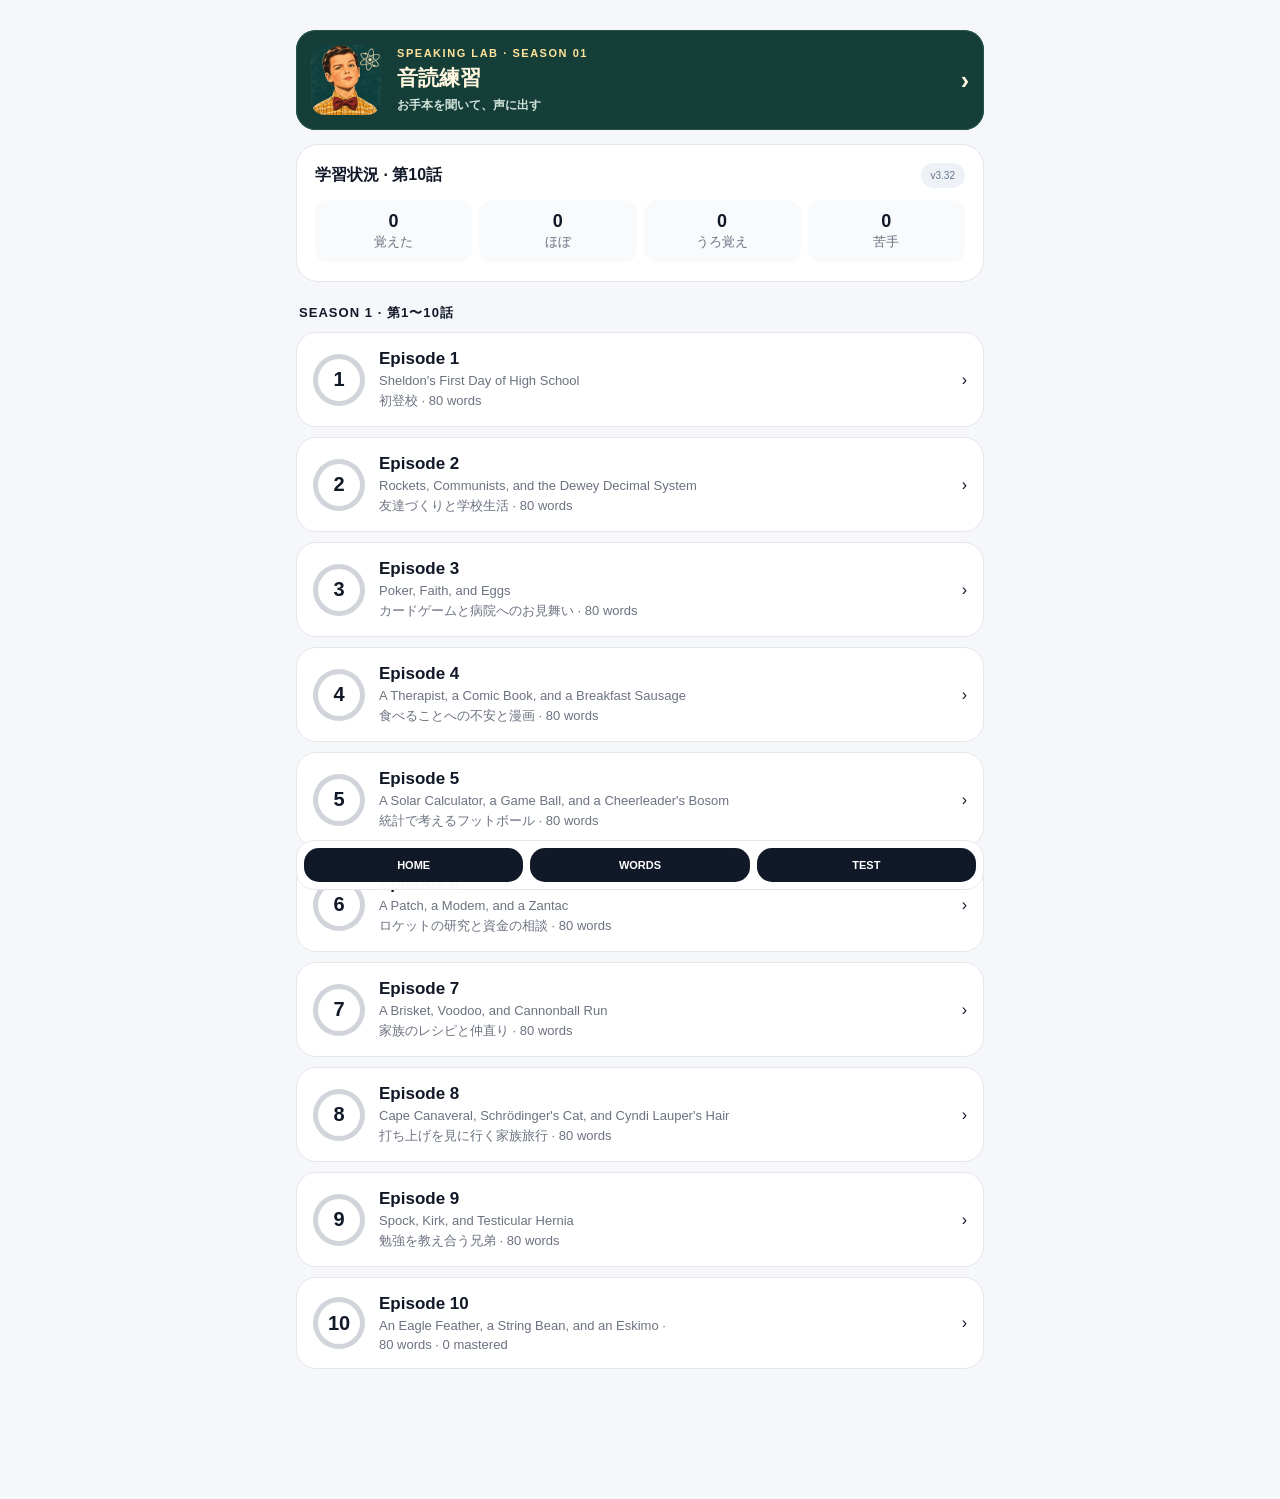
<file: episode-10/index.html>
<!doctype html><html lang="ja"><head><meta charset="utf-8"><meta name="viewport" content="width=device-width,initial-scale=1,viewport-fit=cover"><meta name="theme-color" content="#111827"><link rel="icon" type="image/png" sizes="48x48" href="../speaking/icons/sheldon-48.png"><link rel="apple-touch-icon" sizes="180x180" href="../speaking/icons/sheldon-180.png"><link rel="manifest" href="../manifest.webmanifest"><link rel="stylesheet" href="../speaking/practice.css"><title>Episode 10 · Young Sheldon English</title><style>:root{--bg:#f5f7fb;--card:#fff;--ink:#111827;--muted:#6b7280;--line:#e5e7eb;--accent:#111827;--good:#166534;--goodbg:#f0fdf4;--bad:#991b1b;--badbg:#fef2f2}*{box-sizing:border-box}body{margin:0;font-family:-apple-system,BlinkMacSystemFont,"Segoe UI",sans-serif;background:var(--bg);color:var(--ink)}main{max-width:720px;margin:auto;padding:20px 16px 120px}.hero{padding:16px 4px 10px}.eyebrow{font-size:12px;letter-spacing:.12em;color:var(--muted);font-weight:800}h1{font-size:30px;line-height:1.08;margin:7px 0}.sub,.small{color:var(--muted);font-size:13px;line-height:1.55}.card{background:#fff;border:1px solid var(--line);border-radius:22px;padding:18px;margin-top:14px}.row{display:flex;gap:10px;align-items:center;justify-content:space-between}.pill,.mastery{font-size:12px;background:#eef2f7;padding:7px 10px;border-radius:999px}.progress{height:9px;background:#e5e7eb;border-radius:99px;overflow:hidden;margin-top:12px}.progress>div{height:100%;background:var(--accent)}button{width:100%;border:0;border-radius:15px;padding:14px 16px;font-size:16px;font-weight:750;background:var(--accent);color:#fff;margin-top:10px}button.secondary{background:#eef2f7;color:var(--ink)}button.option{background:#fff;color:var(--ink);border:1.5px solid var(--line);text-align:left}button.option.correct{border-color:var(--good);color:var(--good);background:var(--goodbg)}button.option.wrong{border-color:var(--bad);color:var(--bad);background:var(--badbg)}.screen{display:none}.screen.active{display:block}.stats{display:grid;grid-template-columns:repeat(4,1fr);gap:7px;margin-top:12px}.stat{background:#f8fafc;border-radius:14px;padding:11px 5px;text-align:center}.stat b{display:block;font-size:18px}.season-title{font-size:13px;font-weight:850;letter-spacing:.08em;margin:22px 3px 8px}.episode{display:flex;align-items:center;gap:14px;padding:16px;background:#fff;border:1px solid var(--line);border-radius:20px;margin:10px 0;cursor:pointer}.episode-num,.set-num{width:52px;height:52px;border-radius:50%;display:grid;place-items:center;font-size:20px;font-weight:850;flex:none}.episode-num{border:5px solid #d1d5db}.set-num{position:relative;background:#d1d5db;padding:5px}.set-num::after{content:"";position:absolute;inset:5px;background:#fff;border-radius:50%;z-index:0}.set-num span{position:relative;z-index:1}.episode-info,.set-info{flex:1}.episode-info b,.set-info b{font-size:17px}.episode-info span,.set-info span{display:block;color:var(--muted);font-size:13px;margin-top:4px}.set-row{display:flex;align-items:center;gap:14px;padding:15px 3px;border-bottom:1px solid var(--line);cursor:pointer}.set-state{font-size:12px;padding:7px 9px;border-radius:10px;background:#f3f4f6}.today{background:linear-gradient(135deg,#111827,#374151);color:#fff}.today .small{color:#d1d5db}.today .version{background:#eef2f7;color:#64748b}.word{font-size:34px;font-weight:850;margin:8px 0}.pron{color:var(--muted);font-size:13px}.meaning{font-size:19px;font-weight:750;margin-top:12px}.detail-label{font-size:16px;font-weight:850;margin-top:22px;padding-top:18px;border-top:1px solid var(--line)}.learn-row{margin:8px 0}.tag{display:inline-block;min-width:28px;text-align:center;border-radius:6px;padding:1px 5px;margin-right:7px;font-size:12px;font-weight:800;background:#eef2f7;color:#64748b}.tag[data-tag="名"]{background:#eff6ff;color:#3b82f6}.tag[data-tag="動"]{background:#f0fdf4;color:#22c55e}.tag[data-tag="形"]{background:#fff7ed;color:#f59e0b}.tag[data-tag="副"]{background:#faf5ff;color:#a855f7}.tag[data-tag="対"]{background:#fef2f2;color:#ef4444}.tag[data-tag="類"]{background:#ecfeff;color:#0891b2}.tag[data-tag="関"]{background:#f8fafc;color:#64748b}.tag[data-tag="句"]{background:#fdf4ff;color:#c026d3}.tag[data-tag="接頭"]{background:#f5f3ff;color:#7c3aed}.speakable{cursor:pointer;-webkit-tap-highlight-color:transparent}.example,.usage{padding:14px;background:#f8fafc;border-radius:14px;margin-top:12px;line-height:1.5}.example-text{font-size:17px;font-weight:750}.example-ja,.usage span{display:block;color:var(--muted);font-size:14px;margin-top:6px}.mastery[data-level="苦手"]{color:#16a34a;font-weight:800}.mastery[data-level="うろ覚え"]{color:#ca8a04;font-weight:800}.mastery[data-level="ほぼ覚えた"]{color:#2563eb;font-weight:800}.mastery[data-level="覚えた"]{color:#166534;font-weight:800}.mastery-grid,.choice-grid{display:grid;grid-template-columns:repeat(2,1fr);gap:8px;margin-top:12px}.mastery-grid button,.choice-grid button{margin:0;background:#f3f4f6;color:var(--ink);font-size:13px}.mastery-grid button.active,.choice-grid button.active{background:var(--accent);color:#fff}.answer-note{margin-top:12px;padding:14px;border-radius:14px}.answer-note.wrong{background:var(--badbg);color:var(--bad)}.answer-note.correct{background:var(--goodbg);color:var(--good)}.hidden{display:none!important}.list-item{padding:14px 0;border-bottom:1px solid var(--line);cursor:pointer}.list-word{font-size:18px;font-weight:800}.list-meaning{font-size:13px;color:var(--muted);margin-top:3px}.tap-hint{font-size:11px;color:var(--muted);font-weight:600}.review-details{margin-top:14px;border-top:1px solid var(--line);padding-top:12px}.review-details summary{cursor:pointer;font-size:13px;font-weight:750;color:var(--muted)}.back{width:auto;margin:0;background:#eef2f7;color:var(--ink)}nav{position:fixed;z-index:20;left:50%;transform:translateX(-50%);bottom:max(10px,env(safe-area-inset-bottom));width:min(calc(100% - 32px),688px);display:grid;grid-template-columns:repeat(3,1fr);gap:7px;background:rgba(255,255,255,.95);backdrop-filter:blur(12px);padding:7px;border:1px solid var(--line);border-radius:18px}nav button{margin:0;padding:11px 2px;font-size:11px}.fixed-next{position:fixed;z-index:30;right:max(22px,calc((100vw - 720px)/2 + 22px));bottom:calc(max(10px,env(safe-area-inset-bottom)) + 68px);width:auto;min-width:140px;box-shadow:0 8px 25px #11182733}</style></head><body><main><section id="home" class="screen active"><div class="card today"><div class="row"><b>TODAY</b><span class="pill version">v3.30</span></div><h2 style="margin-bottom:4px">今日の10語</h2><div class="small" id="todayMix"></div><button style="background:#fff;color:#111827" onclick="startToday()">今日の学習を始める</button></div><div class="card"><b>学習状況</b><div class="stats"><div class="stat"><b id="knownStat">0</b><span class="small">覚えた</span></div><div class="stat"><b id="almostStat">0</b><span class="small">ほぼ</span></div><div class="stat"><b id="fuzzyStat">0</b><span class="small">うろ覚え</span></div><div class="stat"><b id="weakStat">0</b><span class="small">苦手</span></div></div></div><div class="season-title">SEASON 1</div><div class="episode" onclick="openEpisode()"><div class="episode-num">10</div><div class="episode-info"><b>Episode 10</b><span>An Eagle Feather, a String Bean, and an Eskimo · <span id="epMeta"></span></span></div><span>›</span></div></section><section id="episode" class="screen"><button class="back" onclick="show('home')">← SEASON 1</button><div class="card"><div class="row"><div><div class="small">SEASON 1</div><h2 style="margin:3px 0">Episode 10</h2><div class="small" style="font-size:15px">An Eagle Feather, a String Bean, and an Eskimo</div></div><span class="pill" id="epWordCount"></span></div><div class="progress"><div id="epProgress"></div></div><p class="small" id="epProgressText"></p><button onclick="startCurrentSet()">つづきから</button><button class="secondary" onclick="showList()">全単語を見る</button></div><div class="card"><b>単語セット</b><div id="setList"></div></div><div class="card"><b>復習テスト</b><p class="small">苦手な単語を優先して出題します。</p><button onclick="show('settings')">テストする</button></div></section><section id="settings" class="screen"><button class="back" onclick="openEpisode()">← Episode 10</button><div class="card"><h2>テスト設定</h2><div class="detail-label" style="border:0;margin-top:0;padding-top:0">問題数</div><div class="choice-grid" id="countChoices"></div><button onclick="startQuiz()">テストを始める</button></div></section><section id="learn" class="screen"><button class="back" onclick="exitStudy()">← 戻る</button><div class="card"><div class="row"><span class="pill" id="counter"></span><span class="mastery" id="learnMastery"></span></div><div class="word" id="word" onclick="speakText(currentLearnWord().w)"></div><div class="pron" id="pron"></div><div class="meaning" id="meaning"></div><div id="learnRelated"></div><div class="example" id="example" onclick="speakText(currentLearnWord().e)"></div><div class="detail-label">習熟度</div><div class="mastery-grid" id="learnMasteryButtons"></div><button id="nextBtn" class="fixed-next" onclick="nextWord()">次へ</button></div></section><section id="list" class="screen"><button class="back" onclick="openEpisode()">← Episode 10</button><div class="card"><div class="row"><b>Episode 10 単語一覧</b><span class="pill" id="listCount"></span></div><div id="wordList"></div></div></section><section id="quiz" class="screen"><div class="card"><div class="row"><b>Quick Test</b><span class="pill" id="quizCount"></span></div><div class="word" id="quizWord" onclick="speakText(quizWords[qidx].w)"></div><div class="tap-hint">単語をタップで発音</div><div id="options"></div><div id="answerNote" class="answer-note hidden"></div><div id="feedback" class="example hidden"></div><button id="quizNext" class="fixed-next hidden" onclick="nextQuiz()">次の問題</button></div></section><section id="review" class="screen"><div class="card"><div class="small">TEST RESULT</div><h2>今回の結果</h2><div class="stats" style="grid-template-columns:repeat(2,1fr)"><div class="stat"><b id="scoreStat">0%</b><span class="small">正答率</span></div><div class="stat"><b id="wrongCount">0</b><span class="small">間違い</span></div></div><div id="reviewWordLists"></div><button id="retestWrongBtn" onclick="startWrongRetest()"></button><button class="secondary" id="reviewBackBtn" onclick="openEpisode()">Episode 10へ戻る</button></div></section><nav id="mainNav"><button onclick="show('home')">HOME</button><button onclick="showList()">WORDS</button><button onclick="show('settings')">TEST</button></nav></main><script>window.YS_EPISODE={"number":10,"title":"An Eagle Feather, a String Bean, and an Eskimo","words":[{"w":"decision","p":"/dɪˈsɪʒən/","m":"決定","d":"決定","learn":[],"u":["make a decision","決断をする"],"e":"When do you need my decision?","j":"いつまでに返事をすればいいですか？","forms":[]},{"w":"school","p":"/skuːl/","m":"学校","d":"学校","learn":[],"u":["change schools","転校する"],"e":"What do you like about your new school?","j":"新しい学校のどこが好き？","forms":[]},{"w":"scholarship","p":"/ˈskɑːlərʃɪp/","m":"奨学金","d":"奨学金","learn":[],"u":["win a scholarship","奨学金を獲得する"],"e":"How can I apply for this scholarship?","j":"この奨学金にはどう応募すればいいですか？","forms":[]},{"w":"interview","p":"/ˈɪntərvjuː/","m":"面接","d":"面接","learn":[],"u":["a school interview","学校の面接"],"e":"How did your interview go yesterday?","j":"昨日の面接はどうだった？","forms":[]},{"w":"consider","p":"/kənˈsɪdər/","m":"検討する","d":"検討する","learn":[],"u":["consider an option","選択肢を検討する"],"e":"Would you consider changing schools?","j":"転校を考えてみる気はある？","forms":[]},{"w":"appreciate","p":"/əˈpriːʃieɪt/","m":"ありがたく思う","d":"ありがたく思う","learn":[],"u":["appreciate your help","助けに感謝する"],"e":"I appreciate you taking the time to call.","j":"時間を作って電話してくれてありがとう。","forms":[]},{"w":"quiet","p":"/ˈkwaɪət/","m":"静かな","d":"静かな","learn":[],"u":["a quiet room","静かな部屋"],"e":"Is there a quiet place to study?","j":"静かに勉強できる場所はありますか？","forms":[]},{"w":"comfortable","p":"/ˈkʌmfərtəbəl/","m":"居心地がよい","d":"居心地がよい","learn":[],"u":["feel comfortable","居心地よく感じる"],"e":"Do you feel comfortable in your new room?","j":"新しい部屋の居心地はどう？","forms":[]},{"w":"local","p":"/ˈloʊkəl/","m":"地元の","d":"地元の","learn":[],"u":["a local school","地元の学校"],"e":"Is there a local bus to the school?","j":"学校に行ける地元のバスはありますか？","forms":[]},{"w":"available","p":"/əˈveɪləbəl/","m":"都合がつく・利用できる","d":"都合がつく・利用できる","learn":[],"u":["available on Friday","金曜日に都合がつく"],"e":"Are you available after class?","j":"授業のあと時間はありますか？","forms":[]},{"w":"concern","p":"/kənˈsɝːn/","m":"心配事","d":"心配事","learn":[],"u":["raise a concern","懸念を伝える"],"e":"My main concern is the long commute.","j":"一番気になるのは通学時間の長さです。","forms":[]},{"w":"reassure","p":"/ˌriːəˈʃʊr/","m":"安心させる","d":"安心させる","learn":[],"u":["reassure a child","子どもを安心させる"],"e":"I called to reassure my family.","j":"家族を安心させるために電話した。","forms":[]},{"w":"generous","p":"/ˈdʒenərəs/","m":"気前がよい","d":"気前がよい","learn":[],"u":["a generous offer","気前のよい申し出"],"e":"That's a very generous offer.","j":"それはとてもありがたいお申し出です。","forms":[]},{"w":"recommendation","p":"/ˌrekəmenˈdeɪʃən/","m":"推薦","d":"推薦","learn":[],"u":["a letter of recommendation","推薦状"],"e":"Could you write me a letter of recommendation?","j":"推薦状を書いていただけますか？","forms":[]},{"w":"education","p":"/ˌedʒəˈkeɪʃən/","m":"教育","d":"教育","learn":[],"u":["higher education","高等教育"],"e":"What do you value most in an education?","j":"教育で何を一番大切にしていますか？","forms":[]},{"w":"curriculum","p":"/kəˈrɪkjələm/","m":"教育課程","d":"教育課程","learn":[],"u":["the school curriculum","学校の教育課程"],"e":"Is music part of the curriculum?","j":"音楽はカリキュラムに含まれていますか？","forms":[]},{"w":"challenging","p":"/ˈtʃælɪndʒɪŋ/","m":"やりがいのある・難しい","d":"やりがいのある・難しい","learn":[],"u":["a challenging task","やりがいのある課題"],"e":"The new classes are challenging but fun.","j":"新しい授業は難しいけれど面白い。","forms":[]},{"w":"approach","p":"/əˈproʊtʃ/","m":"取り組み方","d":"取り組み方","learn":[],"u":["a new approach","新しい取り組み方"],"e":"Let's try a different approach to the problem.","j":"別のやり方で問題に取り組もう。","forms":[]},{"w":"productive","p":"/prəˈdʌktɪv/","m":"実りの多い","d":"実りの多い","learn":[],"u":["a productive day","実りの多い一日"],"e":"It was a short but productive meeting.","j":"短かったけど実りの多い会議だった。","forms":[]},{"w":"express","p":"/ɪkˈspres/","m":"表現する","d":"表現する","learn":[],"u":["express an opinion","意見を表す"],"e":"It's hard to express that feeling in English.","j":"その気持ちを英語で表すのは難しい。","forms":[]},{"w":"absence","p":"/ˈæbsəns/","m":"不在・欠席","d":"不在・欠席","learn":[],"u":["during my absence","私の不在中に"],"e":"Did anyone notice my absence?","j":"私がいなかったことに誰か気づいた？","forms":[]},{"w":"departure","p":"/dɪˈpɑːrtʃər/","m":"出発","d":"出発","learn":[],"u":["departure time","出発予定時刻"],"e":"What time is our departure tomorrow?","j":"明日の出発は何時？","forms":[]},{"w":"atomic","p":"/əˈtɑːmɪk/","m":"原子の","d":"原子の","learn":[],"u":["atomic structure","原子構造"],"e":"The diagram shows the atomic structure of helium.","j":"その図はヘリウムの原子構造を示しています。","forms":[]},{"w":"awake","p":"/əˈweɪk/","m":"目が覚めている","d":"目が覚めている","learn":[],"u":["stay awake","起きたままでいる"],"e":"Are you still awake?","j":"まだ起きてる？","forms":[]},{"w":"jealous","p":"/ˈdʒeləs/","m":"嫉妬している","d":"嫉妬している","learn":[],"u":["jealous of a friend","友人をうらやんでいる"],"e":"I'm a little jealous of your cooking skills.","j":"君の料理の腕がちょっとうらやましい。","forms":[]},{"w":"perfect","p":"/ˈpɝːfɪkt/","m":"申し分のない","d":"申し分のない","learn":[],"u":["a perfect match","ぴったりの組み合わせ"],"e":"This would be perfect for the picnic.","j":"これならピクニックにぴったりだね。","forms":[]},{"w":"safe","p":"/seɪf/","m":"安全な","d":"安全な","learn":[],"u":["safe to use","安全に使える"],"e":"Is it safe to drive through here?","j":"ここは車で通っても大丈夫？","forms":[]},{"w":"worried","p":"/ˈwɜːrid/","m":"心配している","d":"心配している","learn":[],"u":["worried about","〜を心配している"],"e":"I am worried about tomorrow's presentation.","j":"明日の発表が心配です。","forms":[]},{"w":"bother","p":"/ˈbɑːðər/","m":"邪魔をする・困らせる","d":"邪魔をする・困らせる","learn":[],"u":["bother someone","人の邪魔をする"],"e":"Does the light from my screen bother you?","j":"私の画面の明かりは気になりますか？","forms":[]},{"w":"meet","p":"/miːt/","m":"会う","d":"会う","learn":[],"u":["meet after school","放課後に会う"],"e":"Shall we meet outside the station?","j":"駅の外で待ち合わせない？","forms":[]},{"w":"seem","p":"/siːm/","m":"〜のように見える","d":"〜のように見える","learn":[["語形","seemed","この回で使われた形"]],"u":["seem familiar","見覚えがあるように感じる"],"e":"Does that seem right to you?","j":"それで合っていそうかな？","forms":["seemed"]},{"w":"plan","p":"/plæn/","m":"計画・予定","d":"計画・予定","learn":[["語形","plans","この回で使われた形"]],"u":["make a plan","計画を立てる"],"e":"What's our plan if it rains?","j":"雨が降ったらどうする予定？","forms":["plans"]},{"w":"family","p":"/ˈfæməli/","m":"家族","d":"家族","learn":[],"u":["visit family","家族を訪ねる"],"e":"My family came to see the race.","j":"家族がレースを見に来てくれた。","forms":[]},{"w":"watch","p":"/wɑːtʃ/","m":"じっと見る・観戦する","d":"じっと見る・観戦する","learn":[["語形","watched","この回で使われた形"]],"u":["watch a game","試合を観戦する"],"e":"Want to watch the race with me?","j":"一緒にレースを見ない？","forms":["watched"]},{"w":"listen","p":"/ˈlɪsən/","m":"耳を傾ける","d":"耳を傾ける","learn":[],"u":["listen closely","注意して聞く"],"e":"Let's listen to the last part again.","j":"最後の部分をもう一度聞こう。","forms":[]},{"w":"ready","p":"/ˈredi/","m":"準備ができた","d":"準備ができた","learn":[],"u":["ready to go","出発の準備ができた"],"e":"Are you ready for the next question?","j":"次の質問に進んでもいい？","forms":[]},{"w":"seat","p":"/siːt/","m":"座席","d":"座席","learn":[],"u":["take a seat","席に座る"],"e":"Is the seat next to you free?","j":"隣の席は空いてますか？","forms":[]},{"w":"moment","p":"/ˈmoʊmənt/","m":"短い間・瞬間","d":"短い間・瞬間","learn":[],"u":["for a moment","少しの間"],"e":"Could you wait a moment while I check?","j":"確認するので少々お待ちいただけますか？","forms":[]},{"w":"world","p":"/wɝːld/","m":"世界","d":"世界","learn":[],"u":["around the world","世界中で"],"e":"Where in the world would you like to travel?","j":"世界のどこに行ってみたい？","forms":[]},{"w":"actually","p":"/ˈæktʃuəli/","m":"実は・実際に","d":"実は・実際に","learn":[],"u":["actually work","実際にうまくいく"],"e":"I actually enjoyed the second half more.","j":"実は後半のほうが楽しかった。","forms":[]},{"w":"suggestion","p":"/səˈdʒestʃən/","m":"提案","d":"提案","learn":[],"u":["make a suggestion","提案をする"],"e":"May I make a suggestion about the schedule?","j":"予定について一つ提案してもいいですか？","forms":[]},{"w":"opportunity","p":"/ˌɑːpərˈtuːnəti/","m":"機会","d":"機会","learn":[],"u":["take an opportunity","機会を生かす"],"e":"Thanks for giving me this opportunity.","j":"この機会をくださりありがとうございます。","forms":[]},{"w":"impressed","p":"/ɪmˈprest/","m":"感銘を受けた","d":"感銘を受けた","learn":[],"u":["impressed by the result","結果に感銘を受けた"],"e":"I was impressed by your presentation.","j":"あなたの発表に感銘を受けました。","forms":[]},{"w":"selfish","p":"/ˈselfɪʃ/","m":"自分勝手な","d":"自分勝手な","learn":[],"u":["a selfish decision","自分勝手な決断"],"e":"Was it selfish of me to ask you to stay?","j":"残ってほしいと頼んだのは私のわがままだったかな？","forms":[]},{"w":"retired","p":"/rɪˈtaɪərd/","m":"退職した","d":"退職した","learn":[],"u":["a retired teacher","退職した教師"],"e":"My neighbor is a retired teacher.","j":"隣の人は元教師です。","forms":[]},{"w":"belong","p":"/bɪˈlɔːŋ/","m":"所属する・属する","d":"所属する・属する","learn":[["語形","belonged","この回で使われた形"]],"u":["belong to a club","クラブに所属する"],"e":"Does this notebook belong to you?","j":"このノートはあなたのものですか？","forms":["belonged"]},{"w":"brave","p":"/breɪv/","m":"勇敢な","d":"勇敢な","learn":[],"u":["a brave decision","勇気のある決断"],"e":"Moving away from home was a brave decision.","j":"家を離れるのは勇気のいる決断だったね。","forms":[]},{"w":"traffic","p":"/ˈtræfɪk/","m":"交通・交通量","d":"交通・交通量","learn":[],"u":["heavy traffic","激しい渋滞"],"e":"How bad is the traffic in the morning?","j":"朝はどのくらい道が混みますか？","forms":[]},{"w":"graduate","p":"/ˈɡrædʒueɪt/","m":"卒業する","d":"卒業する","learn":[["語形","graduated","この回で使われた形"]],"u":["graduate from college","大学を卒業する"],"e":"When do you graduate from high school?","j":"高校を卒業するのはいつ？","forms":["graduated"]},{"w":"receive","p":"/rɪˈsiːv/","m":"受け取る","d":"受け取る","learn":[],"u":["receive a letter","手紙を受け取る"],"e":"Did you receive the letter from school?","j":"学校からの手紙は届いた？","forms":[]},{"w":"buy","p":"/baɪ/","m":"買う","d":"買う","learn":[],"u":["buy a ticket","切符を買う"],"e":"Where can I buy a ticket?","j":"どこでチケットを買えますか？","forms":[]},{"w":"check","p":"/tʃek/","m":"確かめる","d":"確かめる","learn":[["語形","checking","この回で使われた形"]],"u":["check the schedule","予定を確認する"],"e":"Let me check the time first.","j":"まず時間を確かめさせて。","forms":["checking"]},{"w":"dinner","p":"/ˈdɪnər/","m":"夕食","d":"夕食","learn":[],"u":["cook dinner","夕食を作る"],"e":"Can you join us for dinner tonight?","j":"今夜、一緒に夕飯を食べない？","forms":[]},{"w":"food","p":"/fuːd/","m":"食べ物","d":"食べ物","learn":[],"u":["bring some food","食べ物を少し持ってくる"],"e":"Is there a place to get food nearby?","j":"近くに何か食べられるところはありますか？","forms":[]},{"w":"friend","p":"/frend/","m":"友達","d":"友達","learn":[],"u":["a close friend","親しい友人"],"e":"A friend showed me this shortcut.","j":"友達がこの近道を教えてくれた。","forms":[]},{"w":"glad","p":"/ɡlæd/","m":"うれしい","d":"うれしい","learn":[],"u":["glad to hear that","それを聞けてうれしい"],"e":"I'm glad you could make it.","j":"来てもらえてうれしいよ。","forms":[]},{"w":"matter","p":"/ˈmætər/","m":"重要である","d":"重要である","learn":[],"u":["what matters most","一番大切なこと"],"e":"Does the order matter here?","j":"ここでは順番が重要？","forms":[]},{"w":"morning","p":"/ˈmɔːrnɪŋ/","m":"朝","d":"朝","learn":[],"u":["early in the morning","朝早く"],"e":"What time do you leave in the morning?","j":"朝は何時に家を出るの？","forms":[]},{"w":"parent","p":"/ˈperənt/","m":"親","d":"親","learn":[["語形","parents","この回で使われた形"]],"u":["a parent meeting","保護者会"],"e":"Can a parent join the meeting online?","j":"保護者はオンラインで会議に参加できますか？","forms":["parents"]},{"w":"send","p":"/send/","m":"送る","d":"送る","learn":[],"u":["send a message","メッセージを送る"],"e":"I'll send you the address tonight.","j":"今夜、住所を送るね。","forms":[]},{"w":"several","p":"/ˈsevərəl/","m":"いくつかの","d":"いくつかの","learn":[],"u":["several times","数回"],"e":"I have several questions about the program.","j":"プログラムについて質問がいくつかあります。","forms":[]},{"w":"recently","p":"/ˈriːsəntli/","m":"最近になって","d":"最近になって","learn":[],"u":["until recently","つい最近まで"],"e":"Have you moved recently?","j":"最近引っ越したのですか？","forms":[]},{"w":"memory","p":"/ˈmeməri/","m":"記憶・思い出","d":"記憶・思い出","learn":[],"u":["a happy memory","楽しい思い出"],"e":"What's your favorite memory of that school?","j":"その学校で一番の思い出は何？","forms":[]},{"w":"message","p":"/ˈmesɪdʒ/","m":"伝言","d":"伝言","learn":[],"u":["leave a message","伝言を残す"],"e":"Can I leave a message for the teacher?","j":"先生に伝言をお願いできますか？","forms":[]},{"w":"example","p":"/ɪɡˈzæmpəl/","m":"例","d":"例","learn":[],"u":["give an example","例を挙げる"],"e":"Can you give me an example of the homework?","j":"どんな宿題が出るか、例を教えてくれる？","forms":[]},{"w":"offer","p":"/ˈɔːfər/","m":"申し出","d":"申し出","learn":[],"u":["accept an offer","申し出を受け入れる"],"e":"Can I think about your offer until tomorrow?","j":"明日までお申し出を検討してもいいですか？","forms":[]},{"w":"basement","p":"/ˈbeɪsmənt/","m":"地下室","d":"地下室","learn":[],"u":["in the basement","地下室で"],"e":"The science club meets in the basement.","j":"科学部は地下室で集まっている。","forms":[]},{"w":"measure","p":"/ˈmeʒər/","m":"測る","d":"測る","learn":[],"u":["measure progress","進歩の度合いを測る"],"e":"How do you measure progress in this class?","j":"このクラスでは進歩をどう測りますか？","forms":[]},{"w":"idea","p":"/aɪˈdiːə/","m":"考え・アイデア","d":"考え・アイデア","learn":[],"u":["suggest an idea","考えを提案する"],"e":"I've got an idea for our next project.","j":"次の企画で一つアイデアがあるんだ。","forms":[]},{"w":"use","p":"/juːz/","m":"使う","d":"使う","learn":[["語形","used","この回で使われた形"],["語形","using","この回で使われた形"]],"u":["use a map","地図を使う"],"e":"Which entrance should we use today?","j":"今日はどの入り口を使えばいい？","forms":["used","using"]},{"w":"hear","p":"/hɪr/","m":"聞こえる","d":"聞こえる","learn":[["語形","heard","この回で使われた形"]],"u":["hear a voice","声が聞こえる"],"e":"Can you hear me from the back?","j":"後ろまで私の声は聞こえますか？","forms":["heard"]},{"w":"hold","p":"/hoʊld/","m":"持って支える","d":"持って支える","learn":[["語形","held","この回で使われた形"]],"u":["hold the door open","ドアを開けて押さえておく"],"e":"Could you hold this for a second?","j":"ちょっとこれを持っててくれる？","forms":["held"]},{"w":"room","p":"/ruːm/","m":"部屋","d":"部屋","learn":[],"u":["a room upstairs","上の階にある部屋"],"e":"Which room are we using today?","j":"今日はどの部屋を使いますか？","forms":[]},{"w":"fine","p":"/faɪn/","m":"問題ない・元気な","d":"問題ない・元気な","learn":[],"u":["feel fine","体調に問題がない"],"e":"I'm fine with either date.","j":"私はどちらの日程でも大丈夫。","forms":[]},{"w":"leave","p":"/liːv/","m":"出発する・去る","d":"出発する・去る","learn":[["語形","leaving","この回で使われた形"]],"u":["leave the house","家を出る"],"e":"What time should we leave for school?","j":"何時に学校へ向けて出発しようか？","forms":["leaving"]},{"w":"night","p":"/naɪt/","m":"夜","d":"夜","learn":[],"u":["late at night","夜遅く"],"e":"The street looks different at night.","j":"この通りは夜になると違って見える。","forms":[]},{"w":"way","p":"/weɪ/","m":"方法・道","d":"方法・道","learn":[],"u":["on the way home","帰り道に"],"e":"Is there an easier way to remember it?","j":"もっと簡単な覚え方はある？","forms":[]},{"w":"better","p":"/ˈbetər/","m":"よりよい","d":"よりよい","learn":[],"u":["a better option","よりよい選択肢"],"e":"Is there a better time to call?","j":"電話するのにもっと都合のよい時間はありますか？","forms":[]},{"w":"first","p":"/fɝːst/","m":"最初の","d":"最初の","learn":[],"u":["the first attempt","最初の挑戦"],"e":"This is my first visit to this town.","j":"この町に来るのは初めてです。","forms":[]},{"w":"worry","p":"/ˈwɝːi/","m":"心配する","d":"心配する","learn":[["語形","worried","この回で使われた形"]],"u":["worry about tomorrow","明日のことを心配する"],"e":"I worry when I don't hear from you.","j":"連絡がないと心配になるよ。","forms":["worried"]}],"tiers":{"core":["decision","school","scholarship","interview","consider","appreciate","quiet","comfortable","local","available","concern","reassure","generous","recommendation","education","curriculum","challenging","approach","productive","express","absence","departure","atomic","awake","jealous","perfect","safe","worried","bother","meet","seem","plan","family","watch","listen","ready","seat","moment","world","actually"],"plus":["suggestion","opportunity","impressed","selfish","retired","belong","brave","traffic","graduate","receive","buy","check","dinner","food","friend","glad","matter","morning","parent","send"],"extra":["several","recently","memory","message","example","offer","basement","measure","idea","use","hear","hold","room","fine","leave","night","way","better","first","worry"]},"groups":{"noun":["decision","school","scholarship","interview","concern","recommendation","education","curriculum","approach","absence","departure","plan","family","seat","moment","world","suggestion","opportunity","traffic","dinner","food","friend","morning","parent","memory","message","example","offer","basement","idea","room","night","way"],"verb":["consider","appreciate","reassure","express","bother","meet","seem","watch","listen","belong","graduate","receive","buy","check","matter","send","measure","use","hear","hold","leave","worry"],"modifier":["quiet","comfortable","local","available","generous","challenging","productive","atomic","awake","jealous","perfect","safe","worried","ready","actually","impressed","selfish","retired","brave","glad","several","recently","fine","better","first"]},"hits":{},"source":"https://www.springfieldspringfield.co.uk/view_episode_scripts.php?episode=s01e10&tv-show=young-sheldon-2017","exampleType":"original"};</script><script>const W=(w,p,m,d,r,u,e,j)=>({w,p,m,d,learn:r,u,e,j});const words=window.YS_EPISODE.words;const SET_SIZE=10;let state=JSON.parse(localStorage.getItem('ys-state-s01e10')||'{}');state.learned=state.learned||[];state.wrong=state.wrong||[];state.mastery=state.mastery||{};state.quizCount=state.quizCount||10;state.unlockedSet=state.unlockedSet||1;let idx=0,qidx=0,score=0,studyWords=[],quizWords=[],currentWrong=[],studyMode='set',questionAnswered=false,quizMode='normal';function save(){localStorage.setItem('ys-state-s01e10',JSON.stringify(state));updateStats()}function show(id){document.querySelectorAll('.screen').forEach(x=>x.classList.remove('active'));document.getElementById(id).classList.add('active');let n=document.getElementById('mainNav');if(n)n.classList.toggle('hidden',id==='learn'||id==='quiz');window.scrollTo(0,0);updateStats()}function masteryOf(w){return state.mastery[w]||(state.wrong.includes(w)?'苦手':'未学習')}function mastered(x){return ['ほぼ覚えた','覚えた'].includes(masteryOf(x.w))}function rank(w){return {'苦手':0,'うろ覚え':1,'未学習':2,'ほぼ覚えた':3,'覚えた':4}[masteryOf(w)]}function syncUnlock(){state.unlockedSet=Math.ceil(words.length/SET_SIZE)}function setMasteryWord(w,l){state.mastery[w]=l;if(l==='苦手'){if(!state.wrong.includes(w))state.wrong.push(w)}else state.wrong=state.wrong.filter(v=>v!==w);syncUnlock();save()}function promote(w){let n=masteryOf(w);if(n!=='覚えた')state.mastery[w]=n==='ほぼ覚えた'?'覚えた':'ほぼ覚えた';state.wrong=state.wrong.filter(v=>v!==w);syncUnlock()}function speakText(t){if(!('speechSynthesis'in window))return;speechSynthesis.cancel();let u=new SpeechSynthesisUtterance(t);u.lang='en-US';u.rate=.96;speechSynthesis.speak(u)}function relatedHTML(x){return x.learn.map(a=>'<div class="learn-row"><span class="tag" data-tag="'+a[0]+'">'+a[0]+'</span><b class="speakable" onclick="speakText(\''+a[1].replace(/'/g,"\\'")+'\')">'+a[1]+'</b>　'+a[2]+'</div>').join('')+'<div class="usage speakable" onclick="speakText(\''+x.u[0].replace(/'/g,"\\'")+'\')"><b>'+x.u[0]+'</b><span>'+x.u[1]+'</span></div>'}function setRing(chunk){let colors={'苦手':'#D79A91','うろ覚え':'#D6BC72','ほぼ覚えた':'#8FA3B8','覚えた':'#86B99A','未学習':'#D1D5DB'},order=['覚えた','ほぼ覚えた','うろ覚え','苦手','未学習'],total=chunk.length,start=0,parts=[];order.forEach(l=>{let n=chunk.filter(x=>masteryOf(x.w)===l).length;if(!n)return;let end=start+n/total*360;parts.push(colors[l]+' '+start+'deg '+end+'deg');start=end});return 'conic-gradient('+parts.join(',')+')'}function openEpisode(){syncUnlock();let sets=Math.ceil(words.length/SET_SIZE),m=words.filter(mastered).length;epWordCount.textContent=words.length+' words';epProgress.style.width=(m/words.length*100)+'%';epProgressText.textContent=m+' / '+words.length+'語 習得';let html='';for(let i=1;i<=sets;i++){let chunk=words.slice((i-1)*SET_SIZE,i*SET_SIZE),done=chunk.filter(mastered).length,ring=setRing(chunk);html+='<div class="set-row" onclick="startSet('+i+')"><div class="set-num" style="background:'+ring+'"><span>'+i+'</span></div><div class="set-info"><b>SET '+i+'</b><span>'+done+' / '+chunk.length+'語 習得</span></div><div class="set-state">'+(done===chunk.length?'✓':'›')+'</div></div>'}setList.innerHTML=html;show('episode')}function currentSetNo(){for(let i=1;i<=Math.ceil(words.length/SET_SIZE);i++){let c=words.slice((i-1)*SET_SIZE,i*SET_SIZE);if(c.some(x=>!mastered(x)))return i}return Math.ceil(words.length/SET_SIZE)}function startCurrentSet(){beginSetStudy(currentSetNo())}function beginSetStudy(n){studyWords=words.slice((n-1)*SET_SIZE,n*SET_SIZE);idx=0;studyMode='set';show('learn');renderWord();speakText(studyWords[0].w)}function startSet(n){beginSetStudy(n)}function todayWords(){syncUnlock();let available=words.slice(0,state.unlockedSet*SET_SIZE),priority={'苦手':0,'うろ覚え':1,'未学習':2,'ほぼ覚えた':3,'覚えた':4},sorted=[...available].sort((a,b)=>priority[masteryOf(a.w)]-priority[masteryOf(b.w)]);return sorted.slice(0,Math.min(10,sorted.length))}function startToday(){studyWords=todayWords();idx=0;studyMode='today';show('learn');renderWord();speakText(studyWords[0].w)}function startWrongRetest(){let retry=words.filter(x=>currentWrong.includes(x.w));if(!retry.length){alert('今回のテストで間違えた単語はありません');return}startQuiz(retry,'retest')}function currentLearnWord(){return studyWords[idx]}function renderWord(){let x=currentLearnWord();counter.textContent=(idx+1)+' / '+studyWords.length;word.textContent=x.w;pron.textContent=x.p;meaning.textContent=x.m;learnRelated.innerHTML=relatedHTML(x);example.innerHTML='<div class="small">学習用例文（オリジナル）</div><div class="example-text">'+x.e+'</div><div class="example-ja">'+x.j+'</div>';renderLearnMastery();if(!state.learned.includes(x.w))state.learned.push(x.w);save();nextBtn.textContent=idx===studyWords.length-1?(studyMode==='set'?'SETテストへ':studyMode==='single'?'一覧へ':'学習を終える'):'次へ'}function renderLearnMastery(){let x=currentLearnWord(),ls=['苦手','うろ覚え','ほぼ覚えた','覚えた'],now=masteryOf(x.w);learnMastery.textContent=now;learnMastery.dataset.level=now;learnMasteryButtons.innerHTML=ls.map(l=>'<button class="'+(l===now?'active':'')+'" onclick="setLearn(\''+l+'\')">'+l+'</button>').join('')}function setLearn(l){setMasteryWord(currentLearnWord().w,l);renderLearnMastery()}function nextWord(){if(idx<studyWords.length-1){idx++;renderWord();speakText(studyWords[idx].w);window.scrollTo(0,0)}else if(studyMode==='single'){showList()}else if(studyMode==='set'){startQuiz(studyWords)}else openEpisode()}function showList(){listCount.textContent=words.length+' words';wordList.innerHTML=words.map((x,i)=>'<div class="list-item" onclick="studySingleWord('+i+')"><div class="row"><span class="list-word">'+x.w+'</span><span class="mastery" data-level="'+masteryOf(x.w)+'">'+masteryOf(x.w)+'</span></div><div class="list-meaning">'+x.m+'　'+x.p+'</div></div>').join('');show('list')}function studySingleWord(i){studyWords=[words[i]];idx=0;studyMode='single';show('learn');renderWord();speakText(words[i].w)}function exitStudy(){studyMode==='single'?showList():openEpisode()}function renderCountChoices(){countChoices.innerHTML=[10,20,30,40].map(n=>'<button class="'+(state.quizCount===n?'active':'')+'" onclick="setCount('+n+')">'+n+'問</button>').join('')}function setCount(n){state.quizCount=n;save();renderCountChoices()}function quizPool(){syncUnlock();let learned=words.filter(x=>state.learned.includes(x.w)||masteryOf(x.w)!=='未学習');return learned.length>=4?learned:words.slice(0,state.unlockedSet*SET_SIZE)}function buildQuiz(){let base=quizPool(),pool=[...base].sort((a,b)=>rank(a.w)-rank(b.w)),out=[];while(out.length<state.quizCount){out.push(...pool);pool=[...base].sort(()=>Math.random()-.5)}return out.slice(0,state.quizCount)}function startQuiz(custom,mode){quizMode=mode||'normal';quizWords=custom?[...custom]:buildQuiz();qidx=0;score=0;currentWrong=[];questionAnswered=false;show('quiz');renderQuiz()}function renderQuiz(){questionAnswered=false;let x=quizWords[qidx];quizCount.textContent=(qidx+1)+' / '+quizWords.length;quizWord.textContent=x.w;answerNote.className='answer-note hidden';feedback.classList.add('hidden');quizNext.classList.add('hidden');let pool=[x];while(pool.length<4){let w=words[Math.floor(Math.random()*words.length)];if(w.w!==x.w&&!pool.some(o=>o.m===w.m))pool.push(w)}pool.sort(()=>Math.random()-.5);options.innerHTML='';pool.forEach(w=>{let b=document.createElement('button');b.className='option';b.textContent=w.m;b.onclick=()=>answer(b,w,x);options.appendChild(b)})}function showOptionExplanation(w,kind){if(!w)return;answerNote.className='answer-note '+kind;answerNote.innerHTML='<b class="speakable" onclick="speakText(&quot;'+w.w.replace(/&/g,'&amp;').replace(/\"/g,'&quot;')+'&quot;)">'+w.w+'</b><br>'+w.m+'<div class="quiz-related">'+relatedHTML(w)+'</div>';speakText(w.w)}function answer(btn,choice,x){if(questionAnswered){showOptionExplanation(choice,choice.w===x.w?'correct':'wrong');if(choice.w===x.w){feedback.innerHTML='<div class="small">学習用例文（オリジナル）</div><div class="example-text">'+x.e+'</div><div class="example-ja">'+x.j+'</div>';feedback.classList.remove('hidden')}else feedback.classList.add('hidden');return}if(choice.w!==x.w){if(btn.classList.contains('wrong')){showOptionExplanation(choice,'wrong');return}btn.classList.add('wrong');if(!currentWrong.includes(x.w))currentWrong.push(x.w);setMasteryWord(x.w,'苦手');showOptionExplanation(choice,'wrong');return}questionAnswered=true;if(!currentWrong.includes(x.w))score++;btn.classList.add('correct');if(quizMode==='weak'||(quizMode!=='retest'&&!currentWrong.includes(x.w)))promote(x.w);save();showOptionExplanation(x,'correct');feedback.innerHTML='<div class="small">学習用例文（オリジナル）</div><div class="example-text">'+x.e+'</div><div class="example-ja">'+x.j+'</div>';feedback.classList.remove('hidden');quizNext.classList.remove('hidden')}function nextQuiz(){if(qidx<quizWords.length-1){qidx++;renderQuiz()}else{syncUnlock();save();show('review');renderReviewLists()}}function reviewWordRow(w){let i=words.findIndex(x=>x.w===w.w);return '<div class="list-item" onclick="studySingleWord('+i+')"><div class="list-word speakable" onclick="event.stopPropagation();speakText(\''+w.w.replace(/'/g,"\\'")+'\')">'+w.w+'</div><div class="list-meaning">'+w.m+'</div></div>'}function renderReviewLists(){if(!document.getElementById('reviewWordLists'))return;let wrong=quizWords.filter(x=>currentWrong.includes(x.w)),correct=quizWords.filter(x=>!currentWrong.includes(x.w));reviewWordLists.innerHTML='<div class="detail-label">間違えた単語　'+wrong.length+'語</div>'+(wrong.length?wrong.map(reviewWordRow).join(''):'<p class="small">なし</p>')+(correct.length?'<details class="review-details"><summary>正解した'+correct.length+'語を見る</summary>'+correct.map(reviewWordRow).join('')+'</details>':'')}function updateStats(){syncUnlock();let c=l=>words.filter(x=>masteryOf(x.w)===l).length;knownStat.textContent=c('覚えた');almostStat.textContent=c('ほぼ覚えた');fuzzyStat.textContent=c('うろ覚え');weakStat.textContent=c('苦手');scoreStat.textContent=quizWords.length?Math.round(score/quizWords.length*100)+'%':'0%';wrongCount.textContent=currentWrong.length;if(currentWrong.length){retestWrongBtn.textContent='間違えた'+currentWrong.length+'語をテスト';retestWrongBtn.classList.remove('hidden');reviewBackBtn.classList.add('secondary')}else{retestWrongBtn.classList.add('hidden');reviewBackBtn.classList.remove('secondary')}let t=todayWords(),counts={new:0,weak:0,review:0};t.forEach(x=>{let m=masteryOf(x.w);if(m==='未学習')counts.new++;else if(m==='苦手')counts.weak++;else counts.review++});todayMix.textContent='新規 '+counts.new+' · 苦手 '+counts.weak+' · 復習 '+counts.review;epMeta.textContent=words.length+' words · '+c('覚えた')+' mastered';renderCountChoices()}syncUnlock();updateStats();</script><script src="../smart-tips.js?v=11"></script><script src="../learning-plan.js?v=3.31-2"></script><script src="../episode-catalog.js?v=11"></script><script src="../episode-ui.js?v=12"></script><script src="../speaking/lessons.js"></script><script src="../speaking/practice.js?v=10"></script></body></html>
</file>
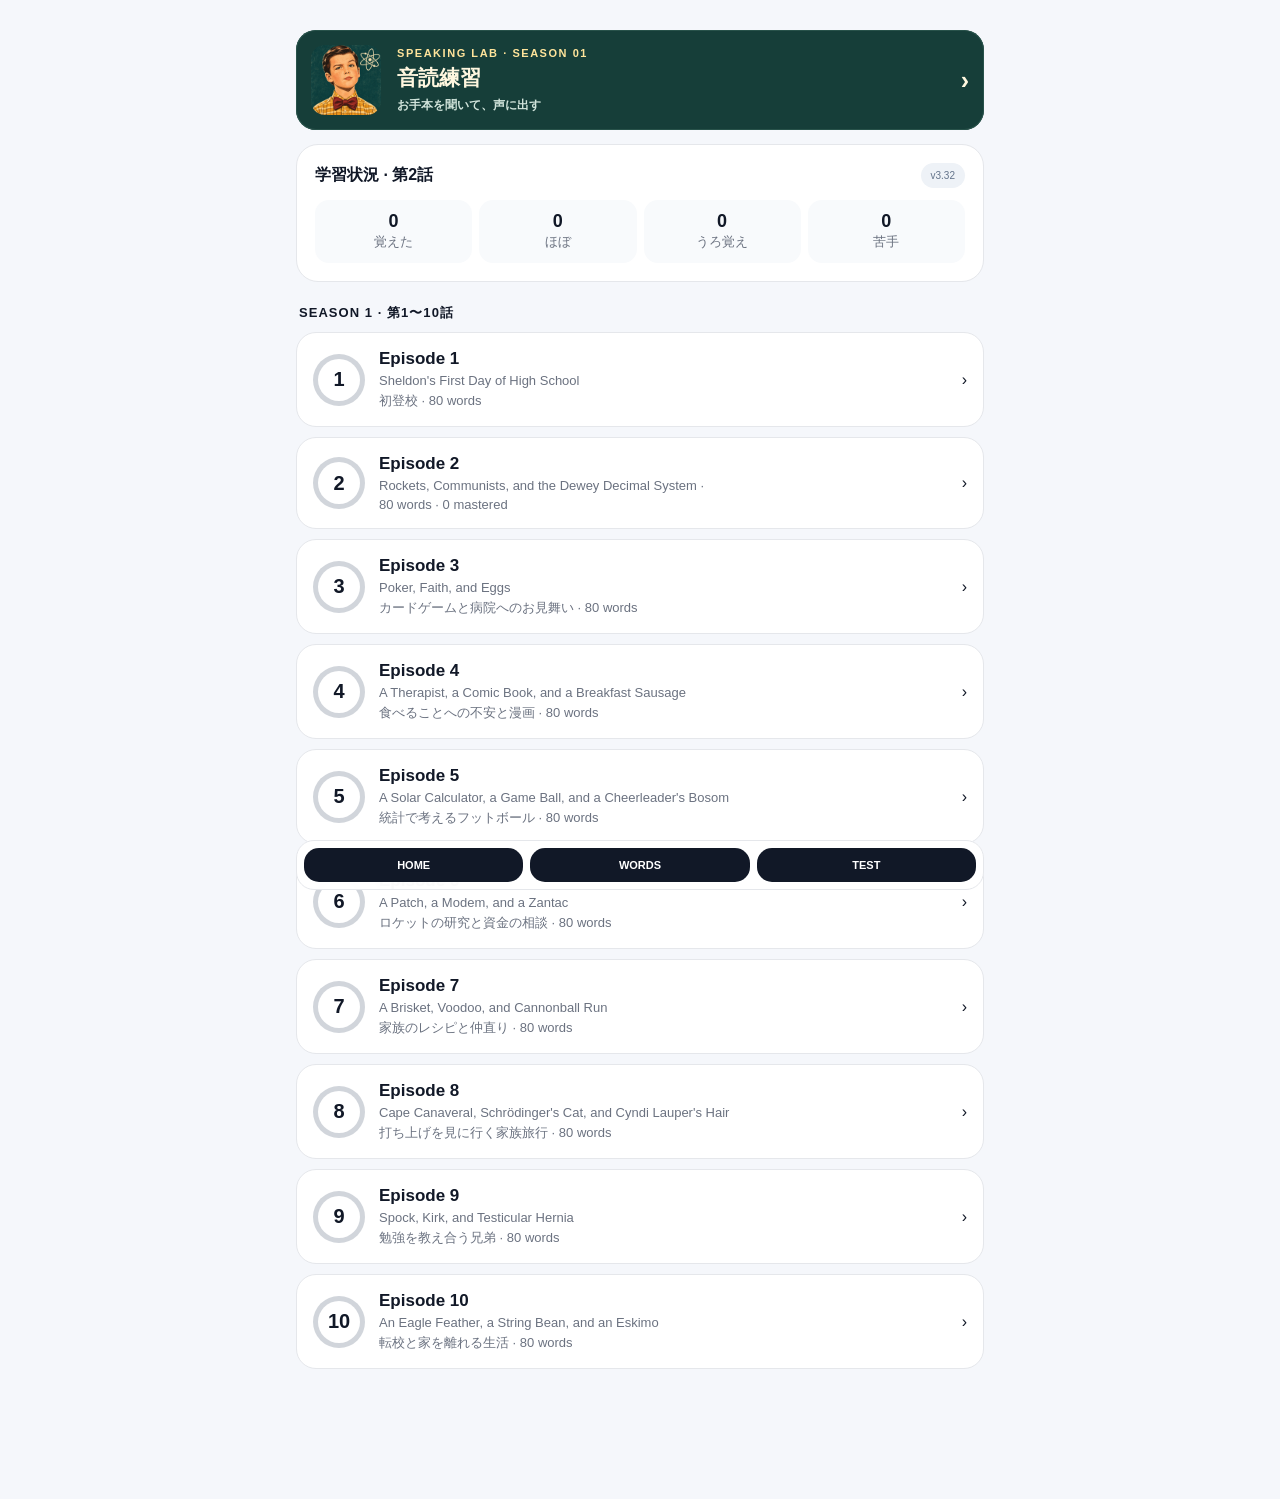
<file: episode-2/index.html>
<!doctype html><html lang="ja"><head><meta charset="utf-8"><meta name="viewport" content="width=device-width,initial-scale=1,viewport-fit=cover"><meta name="theme-color" content="#111827"><link rel="icon" type="image/png" sizes="48x48" href="../speaking/icons/sheldon-48.png"><link rel="apple-touch-icon" sizes="180x180" href="../speaking/icons/sheldon-180.png"><link rel="manifest" href="../manifest.webmanifest"><link rel="stylesheet" href="../speaking/practice.css"><title>Episode 2 · Young Sheldon English</title><style>:root{--bg:#f5f7fb;--card:#fff;--ink:#111827;--muted:#6b7280;--line:#e5e7eb;--accent:#111827;--good:#166534;--goodbg:#f0fdf4;--bad:#991b1b;--badbg:#fef2f2}*{box-sizing:border-box}body{margin:0;font-family:-apple-system,BlinkMacSystemFont,"Segoe UI",sans-serif;background:var(--bg);color:var(--ink)}main{max-width:720px;margin:auto;padding:20px 16px 120px}.hero{padding:16px 4px 10px}.eyebrow{font-size:12px;letter-spacing:.12em;color:var(--muted);font-weight:800}h1{font-size:30px;line-height:1.08;margin:7px 0}.sub,.small{color:var(--muted);font-size:13px;line-height:1.55}.card{background:#fff;border:1px solid var(--line);border-radius:22px;padding:18px;margin-top:14px}.row{display:flex;gap:10px;align-items:center;justify-content:space-between}.pill,.mastery{font-size:12px;background:#eef2f7;padding:7px 10px;border-radius:999px}.progress{height:9px;background:#e5e7eb;border-radius:99px;overflow:hidden;margin-top:12px}.progress>div{height:100%;background:var(--accent)}button{width:100%;border:0;border-radius:15px;padding:14px 16px;font-size:16px;font-weight:750;background:var(--accent);color:#fff;margin-top:10px}button.secondary{background:#eef2f7;color:var(--ink)}button.option{background:#fff;color:var(--ink);border:1.5px solid var(--line);text-align:left}button.option.correct{border-color:var(--good);color:var(--good);background:var(--goodbg)}button.option.wrong{border-color:var(--bad);color:var(--bad);background:var(--badbg)}.screen{display:none}.screen.active{display:block}.stats{display:grid;grid-template-columns:repeat(4,1fr);gap:7px;margin-top:12px}.stat{background:#f8fafc;border-radius:14px;padding:11px 5px;text-align:center}.stat b{display:block;font-size:18px}.season-title{font-size:13px;font-weight:850;letter-spacing:.08em;margin:22px 3px 8px}.episode{display:flex;align-items:center;gap:14px;padding:16px;background:#fff;border:1px solid var(--line);border-radius:20px;margin:10px 0;cursor:pointer}.episode-num,.set-num{width:52px;height:52px;border-radius:50%;display:grid;place-items:center;font-size:20px;font-weight:850;flex:none}.episode-num{border:5px solid #d1d5db}.set-num{position:relative;background:#d1d5db;padding:5px}.set-num::after{content:"";position:absolute;inset:5px;background:#fff;border-radius:50%;z-index:0}.set-num span{position:relative;z-index:1}.episode-info,.set-info{flex:1}.episode-info b,.set-info b{font-size:17px}.episode-info span,.set-info span{display:block;color:var(--muted);font-size:13px;margin-top:4px}.set-row{display:flex;align-items:center;gap:14px;padding:15px 3px;border-bottom:1px solid var(--line);cursor:pointer}.set-state{font-size:12px;padding:7px 9px;border-radius:10px;background:#f3f4f6}.today{background:linear-gradient(135deg,#111827,#374151);color:#fff}.today .small{color:#d1d5db}.today .version{background:#eef2f7;color:#64748b}.word{font-size:34px;font-weight:850;margin:8px 0}.pron{color:var(--muted);font-size:13px}.meaning{font-size:19px;font-weight:750;margin-top:12px}.detail-label{font-size:16px;font-weight:850;margin-top:22px;padding-top:18px;border-top:1px solid var(--line)}.learn-row{margin:8px 0}.tag{display:inline-block;min-width:28px;text-align:center;border-radius:6px;padding:1px 5px;margin-right:7px;font-size:12px;font-weight:800;background:#eef2f7;color:#64748b}.tag[data-tag="名"]{background:#eff6ff;color:#3b82f6}.tag[data-tag="動"]{background:#f0fdf4;color:#22c55e}.tag[data-tag="形"]{background:#fff7ed;color:#f59e0b}.tag[data-tag="副"]{background:#faf5ff;color:#a855f7}.tag[data-tag="対"]{background:#fef2f2;color:#ef4444}.tag[data-tag="類"]{background:#ecfeff;color:#0891b2}.tag[data-tag="関"]{background:#f8fafc;color:#64748b}.tag[data-tag="句"]{background:#fdf4ff;color:#c026d3}.tag[data-tag="接頭"]{background:#f5f3ff;color:#7c3aed}.speakable{cursor:pointer;-webkit-tap-highlight-color:transparent}.example,.usage{padding:14px;background:#f8fafc;border-radius:14px;margin-top:12px;line-height:1.5}.example-text{font-size:17px;font-weight:750}.example-ja,.usage span{display:block;color:var(--muted);font-size:14px;margin-top:6px}.mastery[data-level="苦手"]{color:#16a34a;font-weight:800}.mastery[data-level="うろ覚え"]{color:#ca8a04;font-weight:800}.mastery[data-level="ほぼ覚えた"]{color:#2563eb;font-weight:800}.mastery[data-level="覚えた"]{color:#166534;font-weight:800}.mastery-grid,.choice-grid{display:grid;grid-template-columns:repeat(2,1fr);gap:8px;margin-top:12px}.mastery-grid button,.choice-grid button{margin:0;background:#f3f4f6;color:var(--ink);font-size:13px}.mastery-grid button.active,.choice-grid button.active{background:var(--accent);color:#fff}.answer-note{margin-top:12px;padding:14px;border-radius:14px}.answer-note.wrong{background:var(--badbg);color:var(--bad)}.answer-note.correct{background:var(--goodbg);color:var(--good)}.hidden{display:none!important}.list-item{padding:14px 0;border-bottom:1px solid var(--line);cursor:pointer}.list-word{font-size:18px;font-weight:800}.list-meaning{font-size:13px;color:var(--muted);margin-top:3px}.tap-hint{font-size:11px;color:var(--muted);font-weight:600}.review-details{margin-top:14px;border-top:1px solid var(--line);padding-top:12px}.review-details summary{cursor:pointer;font-size:13px;font-weight:750;color:var(--muted)}.back{width:auto;margin:0;background:#eef2f7;color:var(--ink)}nav{position:fixed;z-index:20;left:50%;transform:translateX(-50%);bottom:max(10px,env(safe-area-inset-bottom));width:min(calc(100% - 32px),688px);display:grid;grid-template-columns:repeat(3,1fr);gap:7px;background:rgba(255,255,255,.95);backdrop-filter:blur(12px);padding:7px;border:1px solid var(--line);border-radius:18px}nav button{margin:0;padding:11px 2px;font-size:11px}.fixed-next{position:fixed;z-index:30;right:max(22px,calc((100vw - 720px)/2 + 22px));bottom:calc(max(10px,env(safe-area-inset-bottom)) + 68px);width:auto;min-width:140px;box-shadow:0 8px 25px #11182733}</style></head><body><main><section id="home" class="screen active"><div class="card today"><div class="row"><b>TODAY</b><span class="pill version">v3.30</span></div><h2 style="margin-bottom:4px">今日の10語</h2><div class="small" id="todayMix"></div><button style="background:#fff;color:#111827" onclick="startToday()">今日の学習を始める</button></div><div class="card"><b>学習状況</b><div class="stats"><div class="stat"><b id="knownStat">0</b><span class="small">覚えた</span></div><div class="stat"><b id="almostStat">0</b><span class="small">ほぼ</span></div><div class="stat"><b id="fuzzyStat">0</b><span class="small">うろ覚え</span></div><div class="stat"><b id="weakStat">0</b><span class="small">苦手</span></div></div></div><div class="season-title">SEASON 1</div><div class="episode" onclick="openEpisode()"><div class="episode-num">2</div><div class="episode-info"><b>Episode 2</b><span>Rockets, Communists, and the Dewey Decimal System · <span id="epMeta"></span></span></div><span>›</span></div></section><section id="episode" class="screen"><button class="back" onclick="show('home')">← SEASON 1</button><div class="card"><div class="row"><div><div class="small">SEASON 1</div><h2 style="margin:3px 0">Episode 2</h2><div class="small" style="font-size:15px">Rockets, Communists, and the Dewey Decimal System</div></div><span class="pill" id="epWordCount"></span></div><div class="progress"><div id="epProgress"></div></div><p class="small" id="epProgressText"></p><button onclick="startCurrentSet()">つづきから</button><button class="secondary" onclick="showList()">全単語を見る</button></div><div class="card"><b>単語セット</b><div id="setList"></div></div><div class="card"><b>復習テスト</b><p class="small">苦手な単語を優先して出題します。</p><button onclick="show('settings')">テストする</button></div></section><section id="settings" class="screen"><button class="back" onclick="openEpisode()">← Episode 2</button><div class="card"><h2>テスト設定</h2><div class="detail-label" style="border:0;margin-top:0;padding-top:0">問題数</div><div class="choice-grid" id="countChoices"></div><button onclick="startQuiz()">テストを始める</button></div></section><section id="learn" class="screen"><button class="back" onclick="exitStudy()">← 戻る</button><div class="card"><div class="row"><span class="pill" id="counter"></span><span class="mastery" id="learnMastery"></span></div><div class="word" id="word" onclick="speakText(currentLearnWord().w)"></div><div class="pron" id="pron"></div><div class="meaning" id="meaning"></div><div id="learnRelated"></div><div class="example" id="example" onclick="speakText(currentLearnWord().e)"></div><div class="detail-label">習熟度</div><div class="mastery-grid" id="learnMasteryButtons"></div><button id="nextBtn" class="fixed-next" onclick="nextWord()">次へ</button></div></section><section id="list" class="screen"><button class="back" onclick="openEpisode()">← Episode 2</button><div class="card"><div class="row"><b>Episode 2 単語一覧</b><span class="pill" id="listCount"></span></div><div id="wordList"></div></div></section><section id="quiz" class="screen"><div class="card"><div class="row"><b>Quick Test</b><span class="pill" id="quizCount"></span></div><div class="word" id="quizWord" onclick="speakText(quizWords[qidx].w)"></div><div class="tap-hint">単語をタップで発音</div><div id="options"></div><div id="answerNote" class="answer-note hidden"></div><div id="feedback" class="example hidden"></div><button id="quizNext" class="fixed-next hidden" onclick="nextQuiz()">次の問題</button></div></section><section id="review" class="screen"><div class="card"><div class="small">TEST RESULT</div><h2>今回の結果</h2><div class="stats" style="grid-template-columns:repeat(2,1fr)"><div class="stat"><b id="scoreStat">0%</b><span class="small">正答率</span></div><div class="stat"><b id="wrongCount">0</b><span class="small">間違い</span></div></div><div id="reviewWordLists"></div><button id="retestWrongBtn" onclick="startWrongRetest()"></button><button class="secondary" id="reviewBackBtn" onclick="openEpisode()">Episode 2へ戻る</button></div></section><nav id="mainNav"><button onclick="show('home')">HOME</button><button onclick="showList()">WORDS</button><button onclick="show('settings')">TEST</button></nav></main><script src="../episode-2-data.js?v=3.32"></script><script>const W=(w,p,m,d,r,u,e,j)=>({w,p,m,d,learn:r,u,e,j});const words=window.YS_EPISODE.words;const SET_SIZE=10;let state=JSON.parse(localStorage.getItem('ys-state-s01e02')||'{}');state.learned=state.learned||[];state.wrong=state.wrong||[];state.mastery=state.mastery||{};state.quizCount=state.quizCount||10;state.unlockedSet=state.unlockedSet||1;let idx=0,qidx=0,score=0,studyWords=[],quizWords=[],currentWrong=[],studyMode='set',questionAnswered=false,quizMode='normal';function save(){localStorage.setItem('ys-state-s01e02',JSON.stringify(state));updateStats()}function show(id){document.querySelectorAll('.screen').forEach(x=>x.classList.remove('active'));document.getElementById(id).classList.add('active');let n=document.getElementById('mainNav');if(n)n.classList.toggle('hidden',id==='learn'||id==='quiz');window.scrollTo(0,0);updateStats()}function masteryOf(w){return state.mastery[w]||(state.wrong.includes(w)?'苦手':'未学習')}function mastered(x){return ['ほぼ覚えた','覚えた'].includes(masteryOf(x.w))}function rank(w){return {'苦手':0,'うろ覚え':1,'未学習':2,'ほぼ覚えた':3,'覚えた':4}[masteryOf(w)]}function syncUnlock(){state.unlockedSet=Math.ceil(words.length/SET_SIZE)}function setMasteryWord(w,l){state.mastery[w]=l;if(l==='苦手'){if(!state.wrong.includes(w))state.wrong.push(w)}else state.wrong=state.wrong.filter(v=>v!==w);syncUnlock();save()}function promote(w){let n=masteryOf(w);if(n!=='覚えた')state.mastery[w]=n==='ほぼ覚えた'?'覚えた':'ほぼ覚えた';state.wrong=state.wrong.filter(v=>v!==w);syncUnlock()}function speakText(t){if(!('speechSynthesis'in window))return;speechSynthesis.cancel();let u=new SpeechSynthesisUtterance(t);u.lang='en-US';u.rate=.96;speechSynthesis.speak(u)}function relatedHTML(x){return x.learn.map(a=>'<div class="learn-row"><span class="tag" data-tag="'+a[0]+'">'+a[0]+'</span><b class="speakable" onclick="speakText(\''+a[1].replace(/'/g,"\\'")+'\')">'+a[1]+'</b>　'+a[2]+'</div>').join('')+'<div class="usage speakable" onclick="speakText(\''+x.u[0].replace(/'/g,"\\'")+'\')"><b>'+x.u[0]+'</b><span>'+x.u[1]+'</span></div>'}function setRing(chunk){let colors={'苦手':'#D79A91','うろ覚え':'#D6BC72','ほぼ覚えた':'#8FA3B8','覚えた':'#86B99A','未学習':'#D1D5DB'},order=['覚えた','ほぼ覚えた','うろ覚え','苦手','未学習'],total=chunk.length,start=0,parts=[];order.forEach(l=>{let n=chunk.filter(x=>masteryOf(x.w)===l).length;if(!n)return;let end=start+n/total*360;parts.push(colors[l]+' '+start+'deg '+end+'deg');start=end});return 'conic-gradient('+parts.join(',')+')'}function openEpisode(){syncUnlock();let sets=Math.ceil(words.length/SET_SIZE),m=words.filter(mastered).length;epWordCount.textContent=words.length+' words';epProgress.style.width=(m/words.length*100)+'%';epProgressText.textContent=m+' / '+words.length+'語 習得';let html='';for(let i=1;i<=sets;i++){let chunk=words.slice((i-1)*SET_SIZE,i*SET_SIZE),done=chunk.filter(mastered).length,ring=setRing(chunk);html+='<div class="set-row" onclick="startSet('+i+')"><div class="set-num" style="background:'+ring+'"><span>'+i+'</span></div><div class="set-info"><b>SET '+i+'</b><span>'+done+' / '+chunk.length+'語 習得</span></div><div class="set-state">'+(done===chunk.length?'✓':'›')+'</div></div>'}setList.innerHTML=html;show('episode')}function currentSetNo(){for(let i=1;i<=Math.ceil(words.length/SET_SIZE);i++){let c=words.slice((i-1)*SET_SIZE,i*SET_SIZE);if(c.some(x=>!mastered(x)))return i}return Math.ceil(words.length/SET_SIZE)}function startCurrentSet(){beginSetStudy(currentSetNo())}function beginSetStudy(n){studyWords=words.slice((n-1)*SET_SIZE,n*SET_SIZE);idx=0;studyMode='set';show('learn');renderWord();speakText(studyWords[0].w)}function startSet(n){beginSetStudy(n)}function todayWords(){syncUnlock();let available=words.slice(0,state.unlockedSet*SET_SIZE),priority={'苦手':0,'うろ覚え':1,'未学習':2,'ほぼ覚えた':3,'覚えた':4},sorted=[...available].sort((a,b)=>priority[masteryOf(a.w)]-priority[masteryOf(b.w)]);return sorted.slice(0,Math.min(10,sorted.length))}function startToday(){studyWords=todayWords();idx=0;studyMode='today';show('learn');renderWord();speakText(studyWords[0].w)}function startWrongRetest(){let retry=words.filter(x=>currentWrong.includes(x.w));if(!retry.length){alert('今回のテストで間違えた単語はありません');return}startQuiz(retry,'retest')}function currentLearnWord(){return studyWords[idx]}function renderWord(){let x=currentLearnWord();counter.textContent=(idx+1)+' / '+studyWords.length;word.textContent=x.w;pron.textContent=x.p;meaning.textContent=x.m;learnRelated.innerHTML=relatedHTML(x);example.innerHTML='<div class="small">学習用例文（オリジナル）</div><div class="example-text">'+x.e+'</div><div class="example-ja">'+x.j+'</div>';renderLearnMastery();if(!state.learned.includes(x.w))state.learned.push(x.w);save();nextBtn.textContent=idx===studyWords.length-1?(studyMode==='set'?'SETテストへ':studyMode==='single'?'一覧へ':'学習を終える'):'次へ'}function renderLearnMastery(){let x=currentLearnWord(),ls=['苦手','うろ覚え','ほぼ覚えた','覚えた'],now=masteryOf(x.w);learnMastery.textContent=now;learnMastery.dataset.level=now;learnMasteryButtons.innerHTML=ls.map(l=>'<button class="'+(l===now?'active':'')+'" onclick="setLearn(\''+l+'\')">'+l+'</button>').join('')}function setLearn(l){setMasteryWord(currentLearnWord().w,l);renderLearnMastery()}function nextWord(){if(idx<studyWords.length-1){idx++;renderWord();speakText(studyWords[idx].w);window.scrollTo(0,0)}else if(studyMode==='single'){showList()}else if(studyMode==='set'){startQuiz(studyWords)}else openEpisode()}function showList(){listCount.textContent=words.length+' words';wordList.innerHTML=words.map((x,i)=>'<div class="list-item" onclick="studySingleWord('+i+')"><div class="row"><span class="list-word">'+x.w+'</span><span class="mastery" data-level="'+masteryOf(x.w)+'">'+masteryOf(x.w)+'</span></div><div class="list-meaning">'+x.m+'　'+x.p+'</div></div>').join('');show('list')}function studySingleWord(i){studyWords=[words[i]];idx=0;studyMode='single';show('learn');renderWord();speakText(words[i].w)}function exitStudy(){studyMode==='single'?showList():openEpisode()}function renderCountChoices(){countChoices.innerHTML=[10,20,30,40].map(n=>'<button class="'+(state.quizCount===n?'active':'')+'" onclick="setCount('+n+')">'+n+'問</button>').join('')}function setCount(n){state.quizCount=n;save();renderCountChoices()}function quizPool(){syncUnlock();let learned=words.filter(x=>state.learned.includes(x.w)||masteryOf(x.w)!=='未学習');return learned.length>=4?learned:words.slice(0,state.unlockedSet*SET_SIZE)}function buildQuiz(){let base=quizPool(),pool=[...base].sort((a,b)=>rank(a.w)-rank(b.w)),out=[];while(out.length<state.quizCount){out.push(...pool);pool=[...base].sort(()=>Math.random()-.5)}return out.slice(0,state.quizCount)}function startQuiz(custom,mode){quizMode=mode||'normal';quizWords=custom?[...custom]:buildQuiz();qidx=0;score=0;currentWrong=[];questionAnswered=false;show('quiz');renderQuiz()}function renderQuiz(){questionAnswered=false;let x=quizWords[qidx];quizCount.textContent=(qidx+1)+' / '+quizWords.length;quizWord.textContent=x.w;answerNote.className='answer-note hidden';feedback.classList.add('hidden');quizNext.classList.add('hidden');let pool=[x];while(pool.length<4){let w=words[Math.floor(Math.random()*words.length)];if(w.w!==x.w&&!pool.some(o=>o.m===w.m))pool.push(w)}pool.sort(()=>Math.random()-.5);options.innerHTML='';pool.forEach(w=>{let b=document.createElement('button');b.className='option';b.textContent=w.m;b.onclick=()=>answer(b,w,x);options.appendChild(b)})}function showOptionExplanation(w,kind){if(!w)return;answerNote.className='answer-note '+kind;answerNote.innerHTML='<b class="speakable" onclick="speakText(&quot;'+w.w.replace(/&/g,'&amp;').replace(/\"/g,'&quot;')+'&quot;)">'+w.w+'</b><br>'+w.m+'<div class="quiz-related">'+relatedHTML(w)+'</div>';speakText(w.w)}function answer(btn,choice,x){if(questionAnswered){showOptionExplanation(choice,choice.w===x.w?'correct':'wrong');if(choice.w===x.w){feedback.innerHTML='<div class="small">学習用例文（オリジナル）</div><div class="example-text">'+x.e+'</div><div class="example-ja">'+x.j+'</div>';feedback.classList.remove('hidden')}else feedback.classList.add('hidden');return}if(choice.w!==x.w){if(btn.classList.contains('wrong')){showOptionExplanation(choice,'wrong');return}btn.classList.add('wrong');if(!currentWrong.includes(x.w))currentWrong.push(x.w);setMasteryWord(x.w,'苦手');showOptionExplanation(choice,'wrong');return}questionAnswered=true;if(!currentWrong.includes(x.w))score++;btn.classList.add('correct');if(quizMode==='weak'||(quizMode!=='retest'&&!currentWrong.includes(x.w)))promote(x.w);save();showOptionExplanation(x,'correct');feedback.innerHTML='<div class="small">学習用例文（オリジナル）</div><div class="example-text">'+x.e+'</div><div class="example-ja">'+x.j+'</div>';feedback.classList.remove('hidden');quizNext.classList.remove('hidden')}function nextQuiz(){if(qidx<quizWords.length-1){qidx++;renderQuiz()}else{syncUnlock();save();show('review');renderReviewLists()}}function reviewWordRow(w){let i=words.findIndex(x=>x.w===w.w);return '<div class="list-item" onclick="studySingleWord('+i+')"><div class="list-word speakable" onclick="event.stopPropagation();speakText(\''+w.w.replace(/'/g,"\\'")+'\')">'+w.w+'</div><div class="list-meaning">'+w.m+'</div></div>'}function renderReviewLists(){if(!document.getElementById('reviewWordLists'))return;let wrong=quizWords.filter(x=>currentWrong.includes(x.w)),correct=quizWords.filter(x=>!currentWrong.includes(x.w));reviewWordLists.innerHTML='<div class="detail-label">間違えた単語　'+wrong.length+'語</div>'+(wrong.length?wrong.map(reviewWordRow).join(''):'<p class="small">なし</p>')+(correct.length?'<details class="review-details"><summary>正解した'+correct.length+'語を見る</summary>'+correct.map(reviewWordRow).join('')+'</details>':'')}function updateStats(){syncUnlock();let c=l=>words.filter(x=>masteryOf(x.w)===l).length;knownStat.textContent=c('覚えた');almostStat.textContent=c('ほぼ覚えた');fuzzyStat.textContent=c('うろ覚え');weakStat.textContent=c('苦手');scoreStat.textContent=quizWords.length?Math.round(score/quizWords.length*100)+'%':'0%';wrongCount.textContent=currentWrong.length;if(currentWrong.length){retestWrongBtn.textContent='間違えた'+currentWrong.length+'語をテスト';retestWrongBtn.classList.remove('hidden');reviewBackBtn.classList.add('secondary')}else{retestWrongBtn.classList.add('hidden');reviewBackBtn.classList.remove('secondary')}let t=todayWords(),counts={new:0,weak:0,review:0};t.forEach(x=>{let m=masteryOf(x.w);if(m==='未学習')counts.new++;else if(m==='苦手')counts.weak++;else counts.review++});todayMix.textContent='新規 '+counts.new+' · 苦手 '+counts.weak+' · 復習 '+counts.review;epMeta.textContent=words.length+' words · '+c('覚えた')+' mastered';renderCountChoices()}syncUnlock();updateStats();</script><script src="../smart-tips.js?v=11"></script><script src="../learning-plan.js?v=3.31-2"></script><script src="../episode-catalog.js?v=11"></script><script src="../episode-ui.js?v=12"></script><script src="../speaking/lessons.js"></script><script src="../speaking/practice.js?v=10"></script></body></html>
</file>
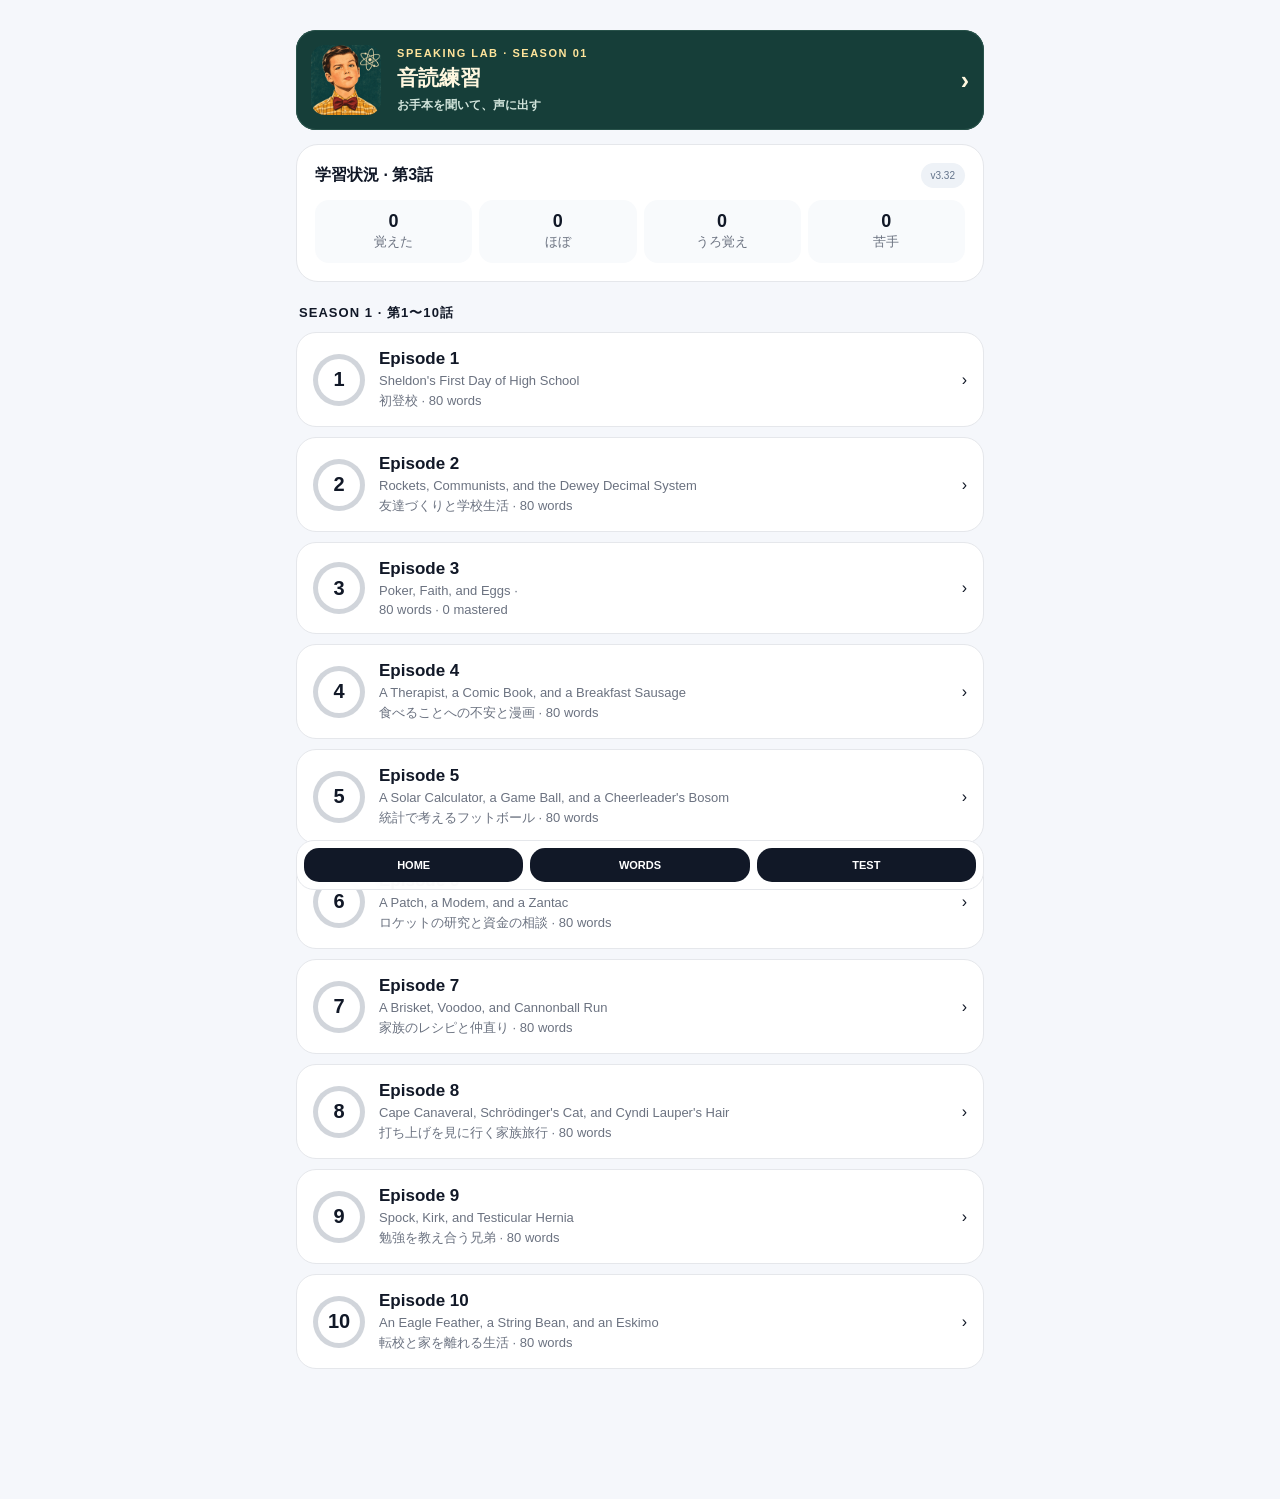
<file: episode-3/index.html>
<!doctype html><html lang="ja"><head><meta charset="utf-8"><meta name="viewport" content="width=device-width,initial-scale=1,viewport-fit=cover"><meta name="theme-color" content="#111827"><link rel="icon" type="image/png" sizes="48x48" href="../speaking/icons/sheldon-48.png"><link rel="apple-touch-icon" sizes="180x180" href="../speaking/icons/sheldon-180.png"><link rel="manifest" href="../manifest.webmanifest"><link rel="stylesheet" href="../speaking/practice.css"><title>Episode 3 · Young Sheldon English</title><style>:root{--bg:#f5f7fb;--card:#fff;--ink:#111827;--muted:#6b7280;--line:#e5e7eb;--accent:#111827;--good:#166534;--goodbg:#f0fdf4;--bad:#991b1b;--badbg:#fef2f2}*{box-sizing:border-box}body{margin:0;font-family:-apple-system,BlinkMacSystemFont,"Segoe UI",sans-serif;background:var(--bg);color:var(--ink)}main{max-width:720px;margin:auto;padding:20px 16px 120px}.hero{padding:16px 4px 10px}.eyebrow{font-size:12px;letter-spacing:.12em;color:var(--muted);font-weight:800}h1{font-size:30px;line-height:1.08;margin:7px 0}.sub,.small{color:var(--muted);font-size:13px;line-height:1.55}.card{background:#fff;border:1px solid var(--line);border-radius:22px;padding:18px;margin-top:14px}.row{display:flex;gap:10px;align-items:center;justify-content:space-between}.pill,.mastery{font-size:12px;background:#eef2f7;padding:7px 10px;border-radius:999px}.progress{height:9px;background:#e5e7eb;border-radius:99px;overflow:hidden;margin-top:12px}.progress>div{height:100%;background:var(--accent)}button{width:100%;border:0;border-radius:15px;padding:14px 16px;font-size:16px;font-weight:750;background:var(--accent);color:#fff;margin-top:10px}button.secondary{background:#eef2f7;color:var(--ink)}button.option{background:#fff;color:var(--ink);border:1.5px solid var(--line);text-align:left}button.option.correct{border-color:var(--good);color:var(--good);background:var(--goodbg)}button.option.wrong{border-color:var(--bad);color:var(--bad);background:var(--badbg)}.screen{display:none}.screen.active{display:block}.stats{display:grid;grid-template-columns:repeat(4,1fr);gap:7px;margin-top:12px}.stat{background:#f8fafc;border-radius:14px;padding:11px 5px;text-align:center}.stat b{display:block;font-size:18px}.season-title{font-size:13px;font-weight:850;letter-spacing:.08em;margin:22px 3px 8px}.episode{display:flex;align-items:center;gap:14px;padding:16px;background:#fff;border:1px solid var(--line);border-radius:20px;margin:10px 0;cursor:pointer}.episode-num,.set-num{width:52px;height:52px;border-radius:50%;display:grid;place-items:center;font-size:20px;font-weight:850;flex:none}.episode-num{border:5px solid #d1d5db}.set-num{position:relative;background:#d1d5db;padding:5px}.set-num::after{content:"";position:absolute;inset:5px;background:#fff;border-radius:50%;z-index:0}.set-num span{position:relative;z-index:1}.episode-info,.set-info{flex:1}.episode-info b,.set-info b{font-size:17px}.episode-info span,.set-info span{display:block;color:var(--muted);font-size:13px;margin-top:4px}.set-row{display:flex;align-items:center;gap:14px;padding:15px 3px;border-bottom:1px solid var(--line);cursor:pointer}.set-state{font-size:12px;padding:7px 9px;border-radius:10px;background:#f3f4f6}.today{background:linear-gradient(135deg,#111827,#374151);color:#fff}.today .small{color:#d1d5db}.today .version{background:#eef2f7;color:#64748b}.word{font-size:34px;font-weight:850;margin:8px 0}.pron{color:var(--muted);font-size:13px}.meaning{font-size:19px;font-weight:750;margin-top:12px}.detail-label{font-size:16px;font-weight:850;margin-top:22px;padding-top:18px;border-top:1px solid var(--line)}.learn-row{margin:8px 0}.tag{display:inline-block;min-width:28px;text-align:center;border-radius:6px;padding:1px 5px;margin-right:7px;font-size:12px;font-weight:800;background:#eef2f7;color:#64748b}.tag[data-tag="名"]{background:#eff6ff;color:#3b82f6}.tag[data-tag="動"]{background:#f0fdf4;color:#22c55e}.tag[data-tag="形"]{background:#fff7ed;color:#f59e0b}.tag[data-tag="副"]{background:#faf5ff;color:#a855f7}.tag[data-tag="対"]{background:#fef2f2;color:#ef4444}.tag[data-tag="類"]{background:#ecfeff;color:#0891b2}.tag[data-tag="関"]{background:#f8fafc;color:#64748b}.tag[data-tag="句"]{background:#fdf4ff;color:#c026d3}.tag[data-tag="接頭"]{background:#f5f3ff;color:#7c3aed}.speakable{cursor:pointer;-webkit-tap-highlight-color:transparent}.example,.usage{padding:14px;background:#f8fafc;border-radius:14px;margin-top:12px;line-height:1.5}.example-text{font-size:17px;font-weight:750}.example-ja,.usage span{display:block;color:var(--muted);font-size:14px;margin-top:6px}.mastery[data-level="苦手"]{color:#16a34a;font-weight:800}.mastery[data-level="うろ覚え"]{color:#ca8a04;font-weight:800}.mastery[data-level="ほぼ覚えた"]{color:#2563eb;font-weight:800}.mastery[data-level="覚えた"]{color:#166534;font-weight:800}.mastery-grid,.choice-grid{display:grid;grid-template-columns:repeat(2,1fr);gap:8px;margin-top:12px}.mastery-grid button,.choice-grid button{margin:0;background:#f3f4f6;color:var(--ink);font-size:13px}.mastery-grid button.active,.choice-grid button.active{background:var(--accent);color:#fff}.answer-note{margin-top:12px;padding:14px;border-radius:14px}.answer-note.wrong{background:var(--badbg);color:var(--bad)}.answer-note.correct{background:var(--goodbg);color:var(--good)}.hidden{display:none!important}.list-item{padding:14px 0;border-bottom:1px solid var(--line);cursor:pointer}.list-word{font-size:18px;font-weight:800}.list-meaning{font-size:13px;color:var(--muted);margin-top:3px}.tap-hint{font-size:11px;color:var(--muted);font-weight:600}.review-details{margin-top:14px;border-top:1px solid var(--line);padding-top:12px}.review-details summary{cursor:pointer;font-size:13px;font-weight:750;color:var(--muted)}.back{width:auto;margin:0;background:#eef2f7;color:var(--ink)}nav{position:fixed;z-index:20;left:50%;transform:translateX(-50%);bottom:max(10px,env(safe-area-inset-bottom));width:min(calc(100% - 32px),688px);display:grid;grid-template-columns:repeat(3,1fr);gap:7px;background:rgba(255,255,255,.95);backdrop-filter:blur(12px);padding:7px;border:1px solid var(--line);border-radius:18px}nav button{margin:0;padding:11px 2px;font-size:11px}.fixed-next{position:fixed;z-index:30;right:max(22px,calc((100vw - 720px)/2 + 22px));bottom:calc(max(10px,env(safe-area-inset-bottom)) + 68px);width:auto;min-width:140px;box-shadow:0 8px 25px #11182733}</style></head><body><main><section id="home" class="screen active"><div class="card today"><div class="row"><b>TODAY</b><span class="pill version">v3.30</span></div><h2 style="margin-bottom:4px">今日の10語</h2><div class="small" id="todayMix"></div><button style="background:#fff;color:#111827" onclick="startToday()">今日の学習を始める</button></div><div class="card"><b>学習状況</b><div class="stats"><div class="stat"><b id="knownStat">0</b><span class="small">覚えた</span></div><div class="stat"><b id="almostStat">0</b><span class="small">ほぼ</span></div><div class="stat"><b id="fuzzyStat">0</b><span class="small">うろ覚え</span></div><div class="stat"><b id="weakStat">0</b><span class="small">苦手</span></div></div></div><div class="season-title">SEASON 1</div><div class="episode" onclick="openEpisode()"><div class="episode-num">3</div><div class="episode-info"><b>Episode 3</b><span>Poker, Faith, and Eggs · <span id="epMeta"></span></span></div><span>›</span></div></section><section id="episode" class="screen"><button class="back" onclick="show('home')">← SEASON 1</button><div class="card"><div class="row"><div><div class="small">SEASON 1</div><h2 style="margin:3px 0">Episode 3</h2><div class="small" style="font-size:15px">Poker, Faith, and Eggs</div></div><span class="pill" id="epWordCount"></span></div><div class="progress"><div id="epProgress"></div></div><p class="small" id="epProgressText"></p><button onclick="startCurrentSet()">つづきから</button><button class="secondary" onclick="showList()">全単語を見る</button></div><div class="card"><b>単語セット</b><div id="setList"></div></div><div class="card"><b>復習テスト</b><p class="small">苦手な単語を優先して出題します。</p><button onclick="show('settings')">テストする</button></div></section><section id="settings" class="screen"><button class="back" onclick="openEpisode()">← Episode 3</button><div class="card"><h2>テスト設定</h2><div class="detail-label" style="border:0;margin-top:0;padding-top:0">問題数</div><div class="choice-grid" id="countChoices"></div><button onclick="startQuiz()">テストを始める</button></div></section><section id="learn" class="screen"><button class="back" onclick="exitStudy()">← 戻る</button><div class="card"><div class="row"><span class="pill" id="counter"></span><span class="mastery" id="learnMastery"></span></div><div class="word" id="word" onclick="speakText(currentLearnWord().w)"></div><div class="pron" id="pron"></div><div class="meaning" id="meaning"></div><div id="learnRelated"></div><div class="example" id="example" onclick="speakText(currentLearnWord().e)"></div><div class="detail-label">習熟度</div><div class="mastery-grid" id="learnMasteryButtons"></div><button id="nextBtn" class="fixed-next" onclick="nextWord()">次へ</button></div></section><section id="list" class="screen"><button class="back" onclick="openEpisode()">← Episode 3</button><div class="card"><div class="row"><b>Episode 3 単語一覧</b><span class="pill" id="listCount"></span></div><div id="wordList"></div></div></section><section id="quiz" class="screen"><div class="card"><div class="row"><b>Quick Test</b><span class="pill" id="quizCount"></span></div><div class="word" id="quizWord" onclick="speakText(quizWords[qidx].w)"></div><div class="tap-hint">単語をタップで発音</div><div id="options"></div><div id="answerNote" class="answer-note hidden"></div><div id="feedback" class="example hidden"></div><button id="quizNext" class="fixed-next hidden" onclick="nextQuiz()">次の問題</button></div></section><section id="review" class="screen"><div class="card"><div class="small">TEST RESULT</div><h2>今回の結果</h2><div class="stats" style="grid-template-columns:repeat(2,1fr)"><div class="stat"><b id="scoreStat">0%</b><span class="small">正答率</span></div><div class="stat"><b id="wrongCount">0</b><span class="small">間違い</span></div></div><div id="reviewWordLists"></div><button id="retestWrongBtn" onclick="startWrongRetest()"></button><button class="secondary" id="reviewBackBtn" onclick="openEpisode()">Episode 3へ戻る</button></div></section><nav id="mainNav"><button onclick="show('home')">HOME</button><button onclick="showList()">WORDS</button><button onclick="show('settings')">TEST</button></nav></main><script>window.YS_EPISODE={"number":3,"title":"Poker, Faith, and Eggs","words":[{"w":"hospital","p":"/ˈhɑːspɪtəl/","m":"病院","d":"病院","learn":[],"u":["a hospital visit","病院へのお見舞い"],"e":"Which hospital is she in?","j":"彼女はどこの病院にいるの？","forms":[]},{"w":"trust","p":"/trʌst/","m":"信頼する","d":"信頼する","learn":[],"u":["trust a friend","友達を信頼する"],"e":"I trust you to tell me the truth.","j":"本当のことを話してくれると信じてるよ。","forms":[]},{"w":"awake","p":"/əˈweɪk/","m":"目が覚めている","d":"目が覚めている","learn":[],"u":["stay awake","起きたままでいる"],"e":"Are you still awake?","j":"まだ起きてる？","forms":[]},{"w":"nurse","p":"/nɝːs/","m":"看護師","d":"看護師","learn":[],"u":["ask the nurse","看護師に尋ねる"],"e":"I'll ask the nurse where to wait.","j":"どこで待てばいいか看護師さんに聞いてくる。","forms":[]},{"w":"mirror","p":"/ˈmɪrər/","m":"鏡","d":"鏡","learn":[],"u":["look in the mirror","鏡を見る"],"e":"There's a mirror by the door.","j":"ドアのそばに鏡があるよ。","forms":[]},{"w":"pride","p":"/praɪd/","m":"誇り","d":"誇り","learn":[],"u":["take pride in your work","仕事に誇りを持つ"],"e":"She takes pride in her work.","j":"彼女は自分の仕事に誇りを持っている。","forms":[]},{"w":"babysit","p":"/ˈbeɪbiˌsɪt/","m":"子守をする","d":"子守をする","learn":[["語形","babysits","この回で使われた形"]],"u":["babysit for a neighbor","近所の人の子守をする"],"e":"Can you babysit on Friday night?","j":"金曜の夜、子守をお願いできる？","forms":["babysits"]},{"w":"worst","p":"/wɝːst/","m":"最悪の","d":"最悪の","learn":[],"u":["the worst part","一番つらいところ"],"e":"The worst part was the wait.","j":"一番つらかったのは待ち時間だった。","forms":[]},{"w":"chest","p":"/tʃest/","m":"胸","d":"胸","learn":[],"u":["chest pain","胸の痛み"],"e":"He pointed to his chest.","j":"彼は自分の胸を指した。","forms":[]},{"w":"breath","p":"/breθ/","m":"息","d":"息","learn":[],"u":["catch your breath","息を整える"],"e":"Give me a minute to catch my breath.","j":"息を整えるから少し待って。","forms":[]},{"w":"asleep","p":"/əˈsliːp/","m":"眠っている","d":"眠っている","learn":[],"u":["fall asleep","眠りにつく"],"e":"The kids are already asleep.","j":"子どもたちはもう寝てるよ。","forms":[]},{"w":"concentrate","p":"/ˈkɑːnsənˌtreɪt/","m":"集中する","d":"集中する","learn":[],"u":["concentrate on the task","目の前の課題に集中する"],"e":"I concentrate better in a quiet room.","j":"静かな部屋のほうが集中できる。","forms":[]},{"w":"overnight","p":"/ˌoʊvərˈnaɪt/","m":"一晩中・一泊で","d":"一晩中・一泊で","learn":[],"u":["stay overnight","一泊する"],"e":"Is it okay if I stay overnight?","j":"一晩泊まってもいい？","forms":[]},{"w":"ambulance","p":"/ˈæmbjələns/","m":"救急車","d":"救急車","learn":[],"u":["call an ambulance","救急車を呼ぶ"],"e":"The ambulance is outside the main entrance.","j":"救急車は正面入り口の外にいる。","forms":[]},{"w":"obvious","p":"/ˈɑːbviəs/","m":"明らかな","d":"明らかな","learn":[],"u":["an obvious difference","明らかな違い"],"e":"The answer wasn't obvious to me.","j":"私には答えがすぐにはわからなかった。","forms":[]},{"w":"fold","p":"/foʊld/","m":"カードの勝負を降りる","d":"カードの勝負を降りる","learn":[],"u":["fold your hand","カードゲームで勝負を降りる"],"e":"I think I should fold this time.","j":"今回は勝負を降りたほうがよさそうだ。","forms":[]},{"w":"bluff","p":"/blʌf/","m":"はったりをかける","d":"はったりをかける","learn":[["語形","bluffed","この回で使われた形"],["語形","bluffing","この回で使われた形"]],"u":["try to bluff","はったりをかけてみる"],"e":"It's hard to bluff when you keep smiling.","j":"ずっと笑っていたら、はったりをかけるのは難しいよ。","forms":["bluffed","bluffing"]},{"w":"quarter","p":"/ˈkwɔːrtər/","m":"25セント硬貨","d":"25セント硬貨","learn":[],"u":["a shiny quarter","ぴかぴかの25セント硬貨"],"e":"Do you have a quarter for the machine?","j":"機械に入れる25セント硬貨を持ってる？","forms":[]},{"w":"nickel","p":"/ˈnɪkəl/","m":"5セント硬貨","d":"5セント硬貨","learn":[],"u":["one nickel","5セント硬貨1枚"],"e":"I found a nickel under the table.","j":"机の下で5セント硬貨を見つけた。","forms":[]},{"w":"faith","p":"/feɪθ/","m":"信じる気持ち・信仰","d":"信じる気持ち・信仰","learn":[],"u":["have faith in someone","人を信じる"],"e":"I have faith in our team.","j":"うちのチームを信じているよ。","forms":[]},{"w":"directions","p":"/dəˈrekʃənz/","m":"道順","d":"道順","learn":[],"u":["ask for directions","道を尋ねる"],"e":"Could you send me directions to the clinic?","j":"クリニックへの道順を送ってもらえる？","forms":[]},{"w":"update","p":"/ˈʌpdeɪt/","m":"最新の知らせ","d":"最新の知らせ","learn":[],"u":["a quick update","簡単な近況報告"],"e":"Thanks for the update on your dad.","j":"お父さんの様子を教えてくれてありがとう。","forms":[]},{"w":"continue","p":"/kənˈtɪnjuː/","m":"続ける","d":"続ける","learn":[],"u":["continue working","作業を続ける"],"e":"We will continue the discussion after a short break.","j":"短い休憩の後に議論を続けます。","forms":[]},{"w":"direction","p":"/dəˈrekʃən/","m":"方向","d":"方向","learn":[["語形","directions","この回で使われた形"]],"u":["the opposite direction","反対の方向"],"e":"Which direction should the arrow point?","j":"矢印はどの向きにすればいい？","forms":["directions"]},{"w":"handle","p":"/ˈhændəl/","m":"対処する・扱う","d":"対処する・扱う","learn":[["語形","handled","この回で使われた形"]],"u":["handle a problem","問題に対処する"],"e":"I can handle dinner if you set the table.","j":"食卓を整えてくれたら夕飯は私が作るよ。","forms":["handled"]},{"w":"calm","p":"/kɑːm/","m":"落ち着いた","d":"落ち着いた","learn":[],"u":["stay calm","落ち着いている"],"e":"Try to stay calm when the instructions change.","j":"指示が変わっても落ち着くようにしましょう。","forms":[]},{"w":"worried","p":"/ˈwɜːrid/","m":"心配している","d":"心配している","learn":[],"u":["worried about","〜を心配している"],"e":"I am worried about tomorrow's presentation.","j":"明日の発表が心配です。","forms":[]},{"w":"bring","p":"/brɪŋ/","m":"持ってくる","d":"持ってくる","learn":[["語形","brought","この回で使われた形"]],"u":["bring a dish","料理を一品持ってくる"],"e":"Should I bring something to the picnic?","j":"ピクニックに何か持っていこうか？","forms":["brought"]},{"w":"expect","p":"/ɪkˈspekt/","m":"予想する","d":"予想する","learn":[],"u":["expect a reply","返事が来ると思う"],"e":"I didn't expect you to get here so early.","j":"こんなに早く着くとは思わなかった。","forms":[]},{"w":"follow","p":"/ˈfɑːloʊ/","m":"ついていく・従う","d":"ついていく・従う","learn":[["語形","following","この回で使われた形"]],"u":["follow the rules","規則に従う"],"e":"Follow me and I'll show you the way.","j":"ついてきて。道を案内するよ。","forms":["following"]},{"w":"street","p":"/striːt/","m":"通り","d":"通り","learn":[],"u":["across the street","通りの向かいに"],"e":"The entrance is across the street.","j":"入り口は通りの向かい側にあるよ。","forms":[]},{"w":"answer","p":"/ˈænsər/","m":"答え","d":"答え","learn":[],"u":["find the answer","答えを見つける"],"e":"Can you explain how you got that answer?","j":"その答えをどう出したか説明できる？","forms":[]},{"w":"learn","p":"/lɝːn/","m":"学ぶ","d":"学ぶ","learn":[["語形","learned","この回で使われた形"]],"u":["learn from a mistake","失敗から学ぶ"],"e":"I'd like to learn how to do that.","j":"そのやり方を覚えたいな。","forms":["learned"]},{"w":"person","p":"/ˈpɝːsən/","m":"人","d":"人","learn":[],"u":["the right person","適任者"],"e":"Who's the best person to ask?","j":"誰に聞くのが一番いい？","forms":[]},{"w":"plan","p":"/plæn/","m":"計画・予定","d":"計画・予定","learn":[],"u":["make a plan","計画を立てる"],"e":"What's our plan if it rains?","j":"雨が降ったらどうする予定？","forms":[]},{"w":"lose","p":"/luːz/","m":"失う・負ける","d":"失う・負ける","learn":[["語形","lost","この回で使われた形"]],"u":["lose track of time","時間を忘れる"],"e":"I don't want to lose this ticket.","j":"このチケットをなくしたくない。","forms":["lost"]},{"w":"believe","p":"/bɪˈliːv/","m":"信じる","d":"信じる","learn":[["語形","believed","この回で使われた形"]],"u":["believe in yourself","自分を信じる"],"e":"I believe you can do it.","j":"君ならできると思う。","forms":["believed"]},{"w":"doctor","p":"/ˈdɑːktər/","m":"医師","d":"医師","learn":[["語形","doctors","この回で使われた形"]],"u":["see a doctor","医師に診てもらう"],"e":"What time can I see the doctor?","j":"何時に診てもらえますか？","forms":["doctors"]},{"w":"teach","p":"/tiːtʃ/","m":"教える","d":"教える","learn":[],"u":["teach someone a skill","人に技術を教える"],"e":"Could you teach me that phrase?","j":"その言い回しを教えてくれる？","forms":[]},{"w":"chance","p":"/tʃæns/","m":"好機・可能性","d":"好機・可能性","learn":[],"u":["get a chance","機会を得る"],"e":"Will we get another chance to play?","j":"もう一度プレーする機会はある？","forms":[]},{"w":"damage","p":"/ˈdæmɪdʒ/","m":"損傷・被害","d":"損傷・被害","learn":[],"u":["permanent damage","永久に残る損傷"],"e":"How much damage did the storm cause?","j":"嵐の被害はどれくらいだった？","forms":[]},{"w":"borrow","p":"/ˈbɑːroʊ/","m":"借りる","d":"借りる","learn":[["語形","borrowed","この回で使われた形"]],"u":["borrow a pen","ペンを借りる"],"e":"May I borrow your phone for a minute?","j":"少し電話を借りてもいい？","forms":["borrowed"]},{"w":"unhappy","p":"/ʌnˈhæpi/","m":"うれしくない・不満な","d":"うれしくない・不満な","learn":[],"u":["unhappy with the result","結果に不満がある"],"e":"You look unhappy with that decision.","j":"その決定には不満そうだね。","forms":[]},{"w":"admit","p":"/ədˈmɪt/","m":"認める","d":"認める","learn":[],"u":["admit a mistake","間違いを認める"],"e":"I'll admit I was nervous.","j":"緊張していたことは認めるよ。","forms":[]},{"w":"boil","p":"/bɔɪl/","m":"ゆでる・沸かす","d":"ゆでる・沸かす","learn":[],"u":["boil an egg","卵をゆでる"],"e":"I'll boil some eggs for lunch.","j":"昼ごはん用に卵をゆでるね。","forms":[]},{"w":"key","p":"/kiː/","m":"鍵","d":"鍵","learn":[["語形","keys","この回で使われた形"]],"u":["a spare key","合鍵"],"e":"I left my key on the shelf.","j":"棚に鍵を置いてきた。","forms":["keys"]},{"w":"pastor","p":"/ˈpæstər/","m":"牧師","d":"牧師","learn":[],"u":["the local pastor","地元の教会の牧師"],"e":"My aunt introduced me to the pastor.","j":"おばが牧師さんを紹介してくれた。","forms":[]},{"w":"rational","p":"/ˈræʃənəl/","m":"理性的な","d":"理性的な","learn":[],"u":["a rational explanation","筋の通った説明"],"e":"That sounds like a rational decision.","j":"それは理性的な判断だと思う。","forms":[]},{"w":"odds","p":"/ɑːdz/","m":"可能性・見込み","d":"可能性・見込み","learn":[],"u":["against the odds","不利な状況を乗り越えて"],"e":"What are the odds of drawing that card?","j":"そのカードを引く確率はどれくらい？","forms":[]},{"w":"insurance","p":"/ɪnˈʃʊrəns/","m":"保険","d":"保険","learn":[],"u":["health insurance","健康保険"],"e":"Should I bring my insurance card?","j":"保険証を持っていく必要がありますか？","forms":[]},{"w":"interesting","p":"/ˈɪntrəstɪŋ/","m":"興味深い","d":"興味深い","learn":[],"u":["an interesting question","興味深い質問"],"e":"What did you find interesting about it?","j":"どんなところが面白かった？","forms":[]},{"w":"listen","p":"/ˈlɪsən/","m":"耳を傾ける","d":"耳を傾ける","learn":[],"u":["listen closely","注意して聞く"],"e":"Let's listen to the last part again.","j":"最後の部分をもう一度聞こう。","forms":[]},{"w":"question","p":"/ˈkwestʃən/","m":"質問","d":"質問","learn":[["語形","questions","この回で使われた形"]],"u":["answer a question","質問に答える"],"e":"I have a question about this word.","j":"この単語について質問があります。","forms":["questions"]},{"w":"ready","p":"/ˈredi/","m":"準備ができた","d":"準備ができた","learn":[],"u":["ready to go","出発の準備ができた"],"e":"Are you ready for the next question?","j":"次の質問に進んでもいい？","forms":[]},{"w":"relax","p":"/rɪˈlæks/","m":"くつろぐ・力を抜く","d":"くつろぐ・力を抜く","learn":[],"u":["relax your shoulders","肩の力を抜く"],"e":"What helps you relax before a race?","j":"レース前は何をすると落ち着く？","forms":[]},{"w":"seat","p":"/siːt/","m":"座席","d":"座席","learn":[],"u":["take a seat","席に座る"],"e":"Is the seat next to you free?","j":"隣の席は空いてますか？","forms":[]},{"w":"secret","p":"/ˈsiːkrɪt/","m":"秘密","d":"秘密","learn":[],"u":["keep a secret","秘密を守る"],"e":"What's the secret to getting it right?","j":"うまくいく秘訣は何？","forms":[]},{"w":"watch","p":"/wɑːtʃ/","m":"じっと見る・観戦する","d":"じっと見る・観戦する","learn":[],"u":["watch a game","試合を観戦する"],"e":"Want to watch the race with me?","j":"一緒にレースを見ない？","forms":[]},{"w":"stay","p":"/steɪ/","m":"とどまる・滞在する","d":"とどまる・滞在する","learn":[],"u":["stay at home","家にいる"],"e":"Can you stay for another hour?","j":"あと1時間いられる？","forms":[]},{"w":"dinner","p":"/ˈdɪnər/","m":"夕食","d":"夕食","learn":[],"u":["cook dinner","夕食を作る"],"e":"Can you join us for dinner tonight?","j":"今夜、一緒に夕飯を食べない？","forms":[]},{"w":"permanent","p":"/ˈpɝːmənənt/","m":"永久的な","d":"永久的な","learn":[],"u":["a permanent change","恒久的な変更"],"e":"Is this change permanent?","j":"これはずっと続く変更ですか？","forms":[]},{"w":"brief","p":"/briːf/","m":"短時間の","d":"短時間の","learn":[],"u":["a brief visit","短時間の訪問"],"e":"I only have time for a brief visit.","j":"少しの間しか立ち寄れないんだ。","forms":[]},{"w":"request","p":"/rɪˈkwest/","m":"頼み事","d":"頼み事","learn":[],"u":["a special request","特別なお願い"],"e":"Can I make a small request?","j":"少しお願いしてもいいですか？","forms":[]},{"w":"scenario","p":"/səˈnerioʊ/","m":"想定した状況","d":"想定した状況","learn":[],"u":["the worst-case scenario","最悪の想定"],"e":"What would you do in that scenario?","j":"そういう状況ならどうする？","forms":[]},{"w":"guarantee","p":"/ˌɡærənˈtiː/","m":"保証する","d":"保証する","learn":[],"u":["guarantee a seat","席を保証する"],"e":"I can't guarantee a seat by the window.","j":"窓側の席を確約することはできません。","forms":[]},{"w":"steal","p":"/stiːl/","m":"盗む","d":"盗む","learn":[],"u":["steal a bike","自転車を盗む"],"e":"Someone tried to steal my bike.","j":"誰かが私の自転車を盗もうとした。","forms":[]},{"w":"blood","p":"/blʌd/","m":"血液","d":"血液","learn":[],"u":["a blood test","血液検査"],"e":"Do you know your blood type?","j":"自分の血液型を知ってる？","forms":[]},{"w":"prayer","p":"/prer/","m":"祈り","d":"祈り","learn":[["語形","prayers","この回で使われた形"]],"u":["say a prayer","祈りをささげる"],"e":"She said a quiet prayer for her friend.","j":"彼女は友達のために静かに祈った。","forms":["prayers"]},{"w":"fact","p":"/fækt/","m":"事実","d":"事実","learn":[["語形","facts","この回で使われた形"]],"u":["check the facts","事実を確認する"],"e":"How can we check that fact?","j":"その事実はどうやって確かめられる？","forms":["facts"]},{"w":"moment","p":"/ˈmoʊmənt/","m":"短い間・瞬間","d":"短い間・瞬間","learn":[],"u":["for a moment","少しの間"],"e":"Could you wait a moment while I check?","j":"確認するので少々お待ちいただけますか？","forms":[]},{"w":"hope","p":"/hoʊp/","m":"願う・望む","d":"願う・望む","learn":[],"u":["hope for the best","よい結果を願う"],"e":"I hope we get to try again.","j":"もう一度挑戦できるといいな。","forms":[]},{"w":"check","p":"/tʃek/","m":"確かめる","d":"確かめる","learn":[],"u":["check the schedule","予定を確認する"],"e":"Let me check the time first.","j":"まず時間を確かめさせて。","forms":[]},{"w":"morning","p":"/ˈmɔːrnɪŋ/","m":"朝","d":"朝","learn":[],"u":["early in the morning","朝早く"],"e":"What time do you leave in the morning?","j":"朝は何時に家を出るの？","forms":[]},{"w":"send","p":"/send/","m":"送る","d":"送る","learn":[["語形","sent","この回で使われた形"]],"u":["send a message","メッセージを送る"],"e":"I'll send you the address tonight.","j":"今夜、住所を送るね。","forms":["sent"]},{"w":"fine","p":"/faɪn/","m":"問題ない・元気な","d":"問題ない・元気な","learn":[],"u":["feel fine","体調に問題がない"],"e":"I'm fine with either date.","j":"私はどちらの日程でも大丈夫。","forms":[]},{"w":"wrong","p":"/rɔːŋ/","m":"間違っている","d":"間違っている","learn":[],"u":["the wrong answer","誤った答え"],"e":"Have we come to the wrong room?","j":"来る部屋を間違えたかな？","forms":[]},{"w":"happen","p":"/ˈhæpən/","m":"起こる","d":"起こる","learn":[["語形","happening","この回で使われた形"]],"u":["happen by chance","偶然起こる"],"e":"What do you think will happen next?","j":"次に何が起きると思う？","forms":["happening"]},{"w":"worry","p":"/ˈwɝːi/","m":"心配する","d":"心配する","learn":[["語形","worried","この回で使われた形"]],"u":["worry about tomorrow","明日のことを心配する"],"e":"I worry when I don't hear from you.","j":"連絡がないと心配になるよ。","forms":["worried"]},{"w":"again","p":"/əˈɡen/","m":"もう一度","d":"もう一度","learn":[],"u":["try again","もう一度試す"],"e":"Could you say your name again?","j":"お名前をもう一度お願いできますか？","forms":[]},{"w":"better","p":"/ˈbetər/","m":"よりよい","d":"よりよい","learn":[],"u":["a better option","よりよい選択肢"],"e":"Is there a better time to call?","j":"電話するのにもっと都合のよい時間はありますか？","forms":[]}],"tiers":{"core":["hospital","trust","awake","nurse","mirror","pride","babysit","worst","chest","breath","asleep","concentrate","overnight","ambulance","obvious","fold","bluff","quarter","nickel","faith","directions","update","continue","direction","handle","calm","worried","bring","expect","follow","street","answer","learn","person","plan","lose","believe","doctor","teach","chance"],"plus":["damage","borrow","unhappy","admit","boil","key","pastor","rational","odds","insurance","interesting","listen","question","ready","relax","seat","secret","watch","stay","dinner"],"extra":["permanent","brief","request","scenario","guarantee","steal","blood","prayer","fact","moment","hope","check","morning","send","fine","wrong","happen","worry","again","better"]},"groups":{"noun":["hospital","nurse","mirror","pride","chest","breath","ambulance","quarter","nickel","faith","directions","update","direction","street","answer","person","plan","doctor","chance","damage","key","pastor","odds","insurance","question","seat","secret","dinner","request","scenario","blood","prayer","fact","moment","morning"],"verb":["trust","babysit","concentrate","fold","bluff","continue","handle","bring","expect","follow","learn","lose","believe","teach","borrow","admit","boil","listen","relax","watch","stay","guarantee","steal","hope","check","send","happen","worry"],"modifier":["awake","worst","asleep","overnight","obvious","calm","worried","unhappy","rational","interesting","ready","permanent","brief","fine","wrong","again","better"]},"hits":{},"source":"https://www.springfieldspringfield.co.uk/view_episode_scripts.php?episode=s01e03&tv-show=young-sheldon-2017","exampleType":"original"};</script><script>const W=(w,p,m,d,r,u,e,j)=>({w,p,m,d,learn:r,u,e,j});const words=window.YS_EPISODE.words;const SET_SIZE=10;let state=JSON.parse(localStorage.getItem('ys-state-s01e03')||'{}');state.learned=state.learned||[];state.wrong=state.wrong||[];state.mastery=state.mastery||{};state.quizCount=state.quizCount||10;state.unlockedSet=state.unlockedSet||1;let idx=0,qidx=0,score=0,studyWords=[],quizWords=[],currentWrong=[],studyMode='set',questionAnswered=false,quizMode='normal';function save(){localStorage.setItem('ys-state-s01e03',JSON.stringify(state));updateStats()}function show(id){document.querySelectorAll('.screen').forEach(x=>x.classList.remove('active'));document.getElementById(id).classList.add('active');let n=document.getElementById('mainNav');if(n)n.classList.toggle('hidden',id==='learn'||id==='quiz');window.scrollTo(0,0);updateStats()}function masteryOf(w){return state.mastery[w]||(state.wrong.includes(w)?'苦手':'未学習')}function mastered(x){return ['ほぼ覚えた','覚えた'].includes(masteryOf(x.w))}function rank(w){return {'苦手':0,'うろ覚え':1,'未学習':2,'ほぼ覚えた':3,'覚えた':4}[masteryOf(w)]}function syncUnlock(){state.unlockedSet=Math.ceil(words.length/SET_SIZE)}function setMasteryWord(w,l){state.mastery[w]=l;if(l==='苦手'){if(!state.wrong.includes(w))state.wrong.push(w)}else state.wrong=state.wrong.filter(v=>v!==w);syncUnlock();save()}function promote(w){let n=masteryOf(w);if(n!=='覚えた')state.mastery[w]=n==='ほぼ覚えた'?'覚えた':'ほぼ覚えた';state.wrong=state.wrong.filter(v=>v!==w);syncUnlock()}function speakText(t){if(!('speechSynthesis'in window))return;speechSynthesis.cancel();let u=new SpeechSynthesisUtterance(t);u.lang='en-US';u.rate=.96;speechSynthesis.speak(u)}function relatedHTML(x){return x.learn.map(a=>'<div class="learn-row"><span class="tag" data-tag="'+a[0]+'">'+a[0]+'</span><b class="speakable" onclick="speakText(\''+a[1].replace(/'/g,"\\'")+'\')">'+a[1]+'</b>　'+a[2]+'</div>').join('')+'<div class="usage speakable" onclick="speakText(\''+x.u[0].replace(/'/g,"\\'")+'\')"><b>'+x.u[0]+'</b><span>'+x.u[1]+'</span></div>'}function setRing(chunk){let colors={'苦手':'#D79A91','うろ覚え':'#D6BC72','ほぼ覚えた':'#8FA3B8','覚えた':'#86B99A','未学習':'#D1D5DB'},order=['覚えた','ほぼ覚えた','うろ覚え','苦手','未学習'],total=chunk.length,start=0,parts=[];order.forEach(l=>{let n=chunk.filter(x=>masteryOf(x.w)===l).length;if(!n)return;let end=start+n/total*360;parts.push(colors[l]+' '+start+'deg '+end+'deg');start=end});return 'conic-gradient('+parts.join(',')+')'}function openEpisode(){syncUnlock();let sets=Math.ceil(words.length/SET_SIZE),m=words.filter(mastered).length;epWordCount.textContent=words.length+' words';epProgress.style.width=(m/words.length*100)+'%';epProgressText.textContent=m+' / '+words.length+'語 習得';let html='';for(let i=1;i<=sets;i++){let chunk=words.slice((i-1)*SET_SIZE,i*SET_SIZE),done=chunk.filter(mastered).length,ring=setRing(chunk);html+='<div class="set-row" onclick="startSet('+i+')"><div class="set-num" style="background:'+ring+'"><span>'+i+'</span></div><div class="set-info"><b>SET '+i+'</b><span>'+done+' / '+chunk.length+'語 習得</span></div><div class="set-state">'+(done===chunk.length?'✓':'›')+'</div></div>'}setList.innerHTML=html;show('episode')}function currentSetNo(){for(let i=1;i<=Math.ceil(words.length/SET_SIZE);i++){let c=words.slice((i-1)*SET_SIZE,i*SET_SIZE);if(c.some(x=>!mastered(x)))return i}return Math.ceil(words.length/SET_SIZE)}function startCurrentSet(){beginSetStudy(currentSetNo())}function beginSetStudy(n){studyWords=words.slice((n-1)*SET_SIZE,n*SET_SIZE);idx=0;studyMode='set';show('learn');renderWord();speakText(studyWords[0].w)}function startSet(n){beginSetStudy(n)}function todayWords(){syncUnlock();let available=words.slice(0,state.unlockedSet*SET_SIZE),priority={'苦手':0,'うろ覚え':1,'未学習':2,'ほぼ覚えた':3,'覚えた':4},sorted=[...available].sort((a,b)=>priority[masteryOf(a.w)]-priority[masteryOf(b.w)]);return sorted.slice(0,Math.min(10,sorted.length))}function startToday(){studyWords=todayWords();idx=0;studyMode='today';show('learn');renderWord();speakText(studyWords[0].w)}function startWrongRetest(){let retry=words.filter(x=>currentWrong.includes(x.w));if(!retry.length){alert('今回のテストで間違えた単語はありません');return}startQuiz(retry,'retest')}function currentLearnWord(){return studyWords[idx]}function renderWord(){let x=currentLearnWord();counter.textContent=(idx+1)+' / '+studyWords.length;word.textContent=x.w;pron.textContent=x.p;meaning.textContent=x.m;learnRelated.innerHTML=relatedHTML(x);example.innerHTML='<div class="small">学習用例文（オリジナル）</div><div class="example-text">'+x.e+'</div><div class="example-ja">'+x.j+'</div>';renderLearnMastery();if(!state.learned.includes(x.w))state.learned.push(x.w);save();nextBtn.textContent=idx===studyWords.length-1?(studyMode==='set'?'SETテストへ':studyMode==='single'?'一覧へ':'学習を終える'):'次へ'}function renderLearnMastery(){let x=currentLearnWord(),ls=['苦手','うろ覚え','ほぼ覚えた','覚えた'],now=masteryOf(x.w);learnMastery.textContent=now;learnMastery.dataset.level=now;learnMasteryButtons.innerHTML=ls.map(l=>'<button class="'+(l===now?'active':'')+'" onclick="setLearn(\''+l+'\')">'+l+'</button>').join('')}function setLearn(l){setMasteryWord(currentLearnWord().w,l);renderLearnMastery()}function nextWord(){if(idx<studyWords.length-1){idx++;renderWord();speakText(studyWords[idx].w);window.scrollTo(0,0)}else if(studyMode==='single'){showList()}else if(studyMode==='set'){startQuiz(studyWords)}else openEpisode()}function showList(){listCount.textContent=words.length+' words';wordList.innerHTML=words.map((x,i)=>'<div class="list-item" onclick="studySingleWord('+i+')"><div class="row"><span class="list-word">'+x.w+'</span><span class="mastery" data-level="'+masteryOf(x.w)+'">'+masteryOf(x.w)+'</span></div><div class="list-meaning">'+x.m+'　'+x.p+'</div></div>').join('');show('list')}function studySingleWord(i){studyWords=[words[i]];idx=0;studyMode='single';show('learn');renderWord();speakText(words[i].w)}function exitStudy(){studyMode==='single'?showList():openEpisode()}function renderCountChoices(){countChoices.innerHTML=[10,20,30,40].map(n=>'<button class="'+(state.quizCount===n?'active':'')+'" onclick="setCount('+n+')">'+n+'問</button>').join('')}function setCount(n){state.quizCount=n;save();renderCountChoices()}function quizPool(){syncUnlock();let learned=words.filter(x=>state.learned.includes(x.w)||masteryOf(x.w)!=='未学習');return learned.length>=4?learned:words.slice(0,state.unlockedSet*SET_SIZE)}function buildQuiz(){let base=quizPool(),pool=[...base].sort((a,b)=>rank(a.w)-rank(b.w)),out=[];while(out.length<state.quizCount){out.push(...pool);pool=[...base].sort(()=>Math.random()-.5)}return out.slice(0,state.quizCount)}function startQuiz(custom,mode){quizMode=mode||'normal';quizWords=custom?[...custom]:buildQuiz();qidx=0;score=0;currentWrong=[];questionAnswered=false;show('quiz');renderQuiz()}function renderQuiz(){questionAnswered=false;let x=quizWords[qidx];quizCount.textContent=(qidx+1)+' / '+quizWords.length;quizWord.textContent=x.w;answerNote.className='answer-note hidden';feedback.classList.add('hidden');quizNext.classList.add('hidden');let pool=[x];while(pool.length<4){let w=words[Math.floor(Math.random()*words.length)];if(w.w!==x.w&&!pool.some(o=>o.m===w.m))pool.push(w)}pool.sort(()=>Math.random()-.5);options.innerHTML='';pool.forEach(w=>{let b=document.createElement('button');b.className='option';b.textContent=w.m;b.onclick=()=>answer(b,w,x);options.appendChild(b)})}function showOptionExplanation(w,kind){if(!w)return;answerNote.className='answer-note '+kind;answerNote.innerHTML='<b class="speakable" onclick="speakText(&quot;'+w.w.replace(/&/g,'&amp;').replace(/\"/g,'&quot;')+'&quot;)">'+w.w+'</b><br>'+w.m+'<div class="quiz-related">'+relatedHTML(w)+'</div>';speakText(w.w)}function answer(btn,choice,x){if(questionAnswered){showOptionExplanation(choice,choice.w===x.w?'correct':'wrong');if(choice.w===x.w){feedback.innerHTML='<div class="small">学習用例文（オリジナル）</div><div class="example-text">'+x.e+'</div><div class="example-ja">'+x.j+'</div>';feedback.classList.remove('hidden')}else feedback.classList.add('hidden');return}if(choice.w!==x.w){if(btn.classList.contains('wrong')){showOptionExplanation(choice,'wrong');return}btn.classList.add('wrong');if(!currentWrong.includes(x.w))currentWrong.push(x.w);setMasteryWord(x.w,'苦手');showOptionExplanation(choice,'wrong');return}questionAnswered=true;if(!currentWrong.includes(x.w))score++;btn.classList.add('correct');if(quizMode==='weak'||(quizMode!=='retest'&&!currentWrong.includes(x.w)))promote(x.w);save();showOptionExplanation(x,'correct');feedback.innerHTML='<div class="small">学習用例文（オリジナル）</div><div class="example-text">'+x.e+'</div><div class="example-ja">'+x.j+'</div>';feedback.classList.remove('hidden');quizNext.classList.remove('hidden')}function nextQuiz(){if(qidx<quizWords.length-1){qidx++;renderQuiz()}else{syncUnlock();save();show('review');renderReviewLists()}}function reviewWordRow(w){let i=words.findIndex(x=>x.w===w.w);return '<div class="list-item" onclick="studySingleWord('+i+')"><div class="list-word speakable" onclick="event.stopPropagation();speakText(\''+w.w.replace(/'/g,"\\'")+'\')">'+w.w+'</div><div class="list-meaning">'+w.m+'</div></div>'}function renderReviewLists(){if(!document.getElementById('reviewWordLists'))return;let wrong=quizWords.filter(x=>currentWrong.includes(x.w)),correct=quizWords.filter(x=>!currentWrong.includes(x.w));reviewWordLists.innerHTML='<div class="detail-label">間違えた単語　'+wrong.length+'語</div>'+(wrong.length?wrong.map(reviewWordRow).join(''):'<p class="small">なし</p>')+(correct.length?'<details class="review-details"><summary>正解した'+correct.length+'語を見る</summary>'+correct.map(reviewWordRow).join('')+'</details>':'')}function updateStats(){syncUnlock();let c=l=>words.filter(x=>masteryOf(x.w)===l).length;knownStat.textContent=c('覚えた');almostStat.textContent=c('ほぼ覚えた');fuzzyStat.textContent=c('うろ覚え');weakStat.textContent=c('苦手');scoreStat.textContent=quizWords.length?Math.round(score/quizWords.length*100)+'%':'0%';wrongCount.textContent=currentWrong.length;if(currentWrong.length){retestWrongBtn.textContent='間違えた'+currentWrong.length+'語をテスト';retestWrongBtn.classList.remove('hidden');reviewBackBtn.classList.add('secondary')}else{retestWrongBtn.classList.add('hidden');reviewBackBtn.classList.remove('secondary')}let t=todayWords(),counts={new:0,weak:0,review:0};t.forEach(x=>{let m=masteryOf(x.w);if(m==='未学習')counts.new++;else if(m==='苦手')counts.weak++;else counts.review++});todayMix.textContent='新規 '+counts.new+' · 苦手 '+counts.weak+' · 復習 '+counts.review;epMeta.textContent=words.length+' words · '+c('覚えた')+' mastered';renderCountChoices()}syncUnlock();updateStats();</script><script src="../smart-tips.js?v=11"></script><script src="../learning-plan.js?v=3.31-2"></script><script src="../episode-catalog.js?v=11"></script><script src="../episode-ui.js?v=12"></script><script src="../speaking/lessons.js"></script><script src="../speaking/practice.js?v=10"></script></body></html>
</file>
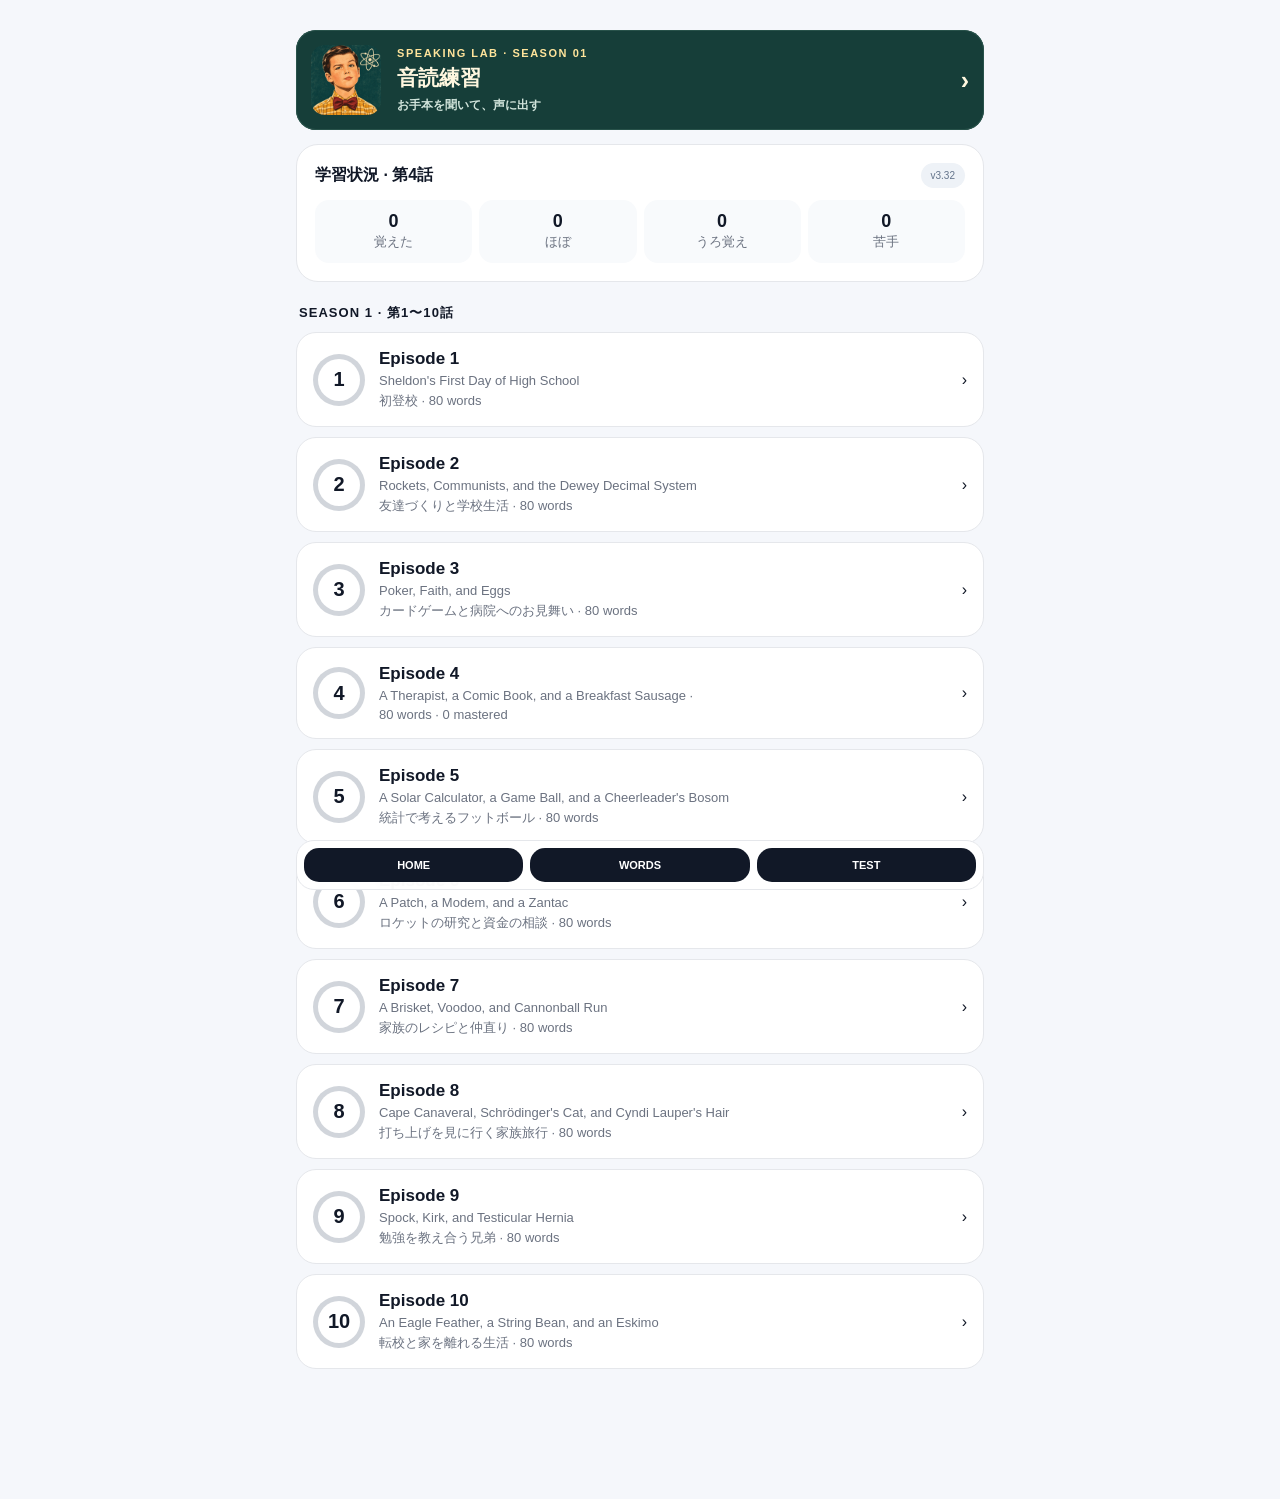
<file: episode-4/index.html>
<!doctype html><html lang="ja"><head><meta charset="utf-8"><meta name="viewport" content="width=device-width,initial-scale=1,viewport-fit=cover"><meta name="theme-color" content="#111827"><link rel="icon" type="image/png" sizes="48x48" href="../speaking/icons/sheldon-48.png"><link rel="apple-touch-icon" sizes="180x180" href="../speaking/icons/sheldon-180.png"><link rel="manifest" href="../manifest.webmanifest"><link rel="stylesheet" href="../speaking/practice.css"><title>Episode 4 · Young Sheldon English</title><style>:root{--bg:#f5f7fb;--card:#fff;--ink:#111827;--muted:#6b7280;--line:#e5e7eb;--accent:#111827;--good:#166534;--goodbg:#f0fdf4;--bad:#991b1b;--badbg:#fef2f2}*{box-sizing:border-box}body{margin:0;font-family:-apple-system,BlinkMacSystemFont,"Segoe UI",sans-serif;background:var(--bg);color:var(--ink)}main{max-width:720px;margin:auto;padding:20px 16px 120px}.hero{padding:16px 4px 10px}.eyebrow{font-size:12px;letter-spacing:.12em;color:var(--muted);font-weight:800}h1{font-size:30px;line-height:1.08;margin:7px 0}.sub,.small{color:var(--muted);font-size:13px;line-height:1.55}.card{background:#fff;border:1px solid var(--line);border-radius:22px;padding:18px;margin-top:14px}.row{display:flex;gap:10px;align-items:center;justify-content:space-between}.pill,.mastery{font-size:12px;background:#eef2f7;padding:7px 10px;border-radius:999px}.progress{height:9px;background:#e5e7eb;border-radius:99px;overflow:hidden;margin-top:12px}.progress>div{height:100%;background:var(--accent)}button{width:100%;border:0;border-radius:15px;padding:14px 16px;font-size:16px;font-weight:750;background:var(--accent);color:#fff;margin-top:10px}button.secondary{background:#eef2f7;color:var(--ink)}button.option{background:#fff;color:var(--ink);border:1.5px solid var(--line);text-align:left}button.option.correct{border-color:var(--good);color:var(--good);background:var(--goodbg)}button.option.wrong{border-color:var(--bad);color:var(--bad);background:var(--badbg)}.screen{display:none}.screen.active{display:block}.stats{display:grid;grid-template-columns:repeat(4,1fr);gap:7px;margin-top:12px}.stat{background:#f8fafc;border-radius:14px;padding:11px 5px;text-align:center}.stat b{display:block;font-size:18px}.season-title{font-size:13px;font-weight:850;letter-spacing:.08em;margin:22px 3px 8px}.episode{display:flex;align-items:center;gap:14px;padding:16px;background:#fff;border:1px solid var(--line);border-radius:20px;margin:10px 0;cursor:pointer}.episode-num,.set-num{width:52px;height:52px;border-radius:50%;display:grid;place-items:center;font-size:20px;font-weight:850;flex:none}.episode-num{border:5px solid #d1d5db}.set-num{position:relative;background:#d1d5db;padding:5px}.set-num::after{content:"";position:absolute;inset:5px;background:#fff;border-radius:50%;z-index:0}.set-num span{position:relative;z-index:1}.episode-info,.set-info{flex:1}.episode-info b,.set-info b{font-size:17px}.episode-info span,.set-info span{display:block;color:var(--muted);font-size:13px;margin-top:4px}.set-row{display:flex;align-items:center;gap:14px;padding:15px 3px;border-bottom:1px solid var(--line);cursor:pointer}.set-state{font-size:12px;padding:7px 9px;border-radius:10px;background:#f3f4f6}.today{background:linear-gradient(135deg,#111827,#374151);color:#fff}.today .small{color:#d1d5db}.today .version{background:#eef2f7;color:#64748b}.word{font-size:34px;font-weight:850;margin:8px 0}.pron{color:var(--muted);font-size:13px}.meaning{font-size:19px;font-weight:750;margin-top:12px}.detail-label{font-size:16px;font-weight:850;margin-top:22px;padding-top:18px;border-top:1px solid var(--line)}.learn-row{margin:8px 0}.tag{display:inline-block;min-width:28px;text-align:center;border-radius:6px;padding:1px 5px;margin-right:7px;font-size:12px;font-weight:800;background:#eef2f7;color:#64748b}.tag[data-tag="名"]{background:#eff6ff;color:#3b82f6}.tag[data-tag="動"]{background:#f0fdf4;color:#22c55e}.tag[data-tag="形"]{background:#fff7ed;color:#f59e0b}.tag[data-tag="副"]{background:#faf5ff;color:#a855f7}.tag[data-tag="対"]{background:#fef2f2;color:#ef4444}.tag[data-tag="類"]{background:#ecfeff;color:#0891b2}.tag[data-tag="関"]{background:#f8fafc;color:#64748b}.tag[data-tag="句"]{background:#fdf4ff;color:#c026d3}.tag[data-tag="接頭"]{background:#f5f3ff;color:#7c3aed}.speakable{cursor:pointer;-webkit-tap-highlight-color:transparent}.example,.usage{padding:14px;background:#f8fafc;border-radius:14px;margin-top:12px;line-height:1.5}.example-text{font-size:17px;font-weight:750}.example-ja,.usage span{display:block;color:var(--muted);font-size:14px;margin-top:6px}.mastery[data-level="苦手"]{color:#16a34a;font-weight:800}.mastery[data-level="うろ覚え"]{color:#ca8a04;font-weight:800}.mastery[data-level="ほぼ覚えた"]{color:#2563eb;font-weight:800}.mastery[data-level="覚えた"]{color:#166534;font-weight:800}.mastery-grid,.choice-grid{display:grid;grid-template-columns:repeat(2,1fr);gap:8px;margin-top:12px}.mastery-grid button,.choice-grid button{margin:0;background:#f3f4f6;color:var(--ink);font-size:13px}.mastery-grid button.active,.choice-grid button.active{background:var(--accent);color:#fff}.answer-note{margin-top:12px;padding:14px;border-radius:14px}.answer-note.wrong{background:var(--badbg);color:var(--bad)}.answer-note.correct{background:var(--goodbg);color:var(--good)}.hidden{display:none!important}.list-item{padding:14px 0;border-bottom:1px solid var(--line);cursor:pointer}.list-word{font-size:18px;font-weight:800}.list-meaning{font-size:13px;color:var(--muted);margin-top:3px}.tap-hint{font-size:11px;color:var(--muted);font-weight:600}.review-details{margin-top:14px;border-top:1px solid var(--line);padding-top:12px}.review-details summary{cursor:pointer;font-size:13px;font-weight:750;color:var(--muted)}.back{width:auto;margin:0;background:#eef2f7;color:var(--ink)}nav{position:fixed;z-index:20;left:50%;transform:translateX(-50%);bottom:max(10px,env(safe-area-inset-bottom));width:min(calc(100% - 32px),688px);display:grid;grid-template-columns:repeat(3,1fr);gap:7px;background:rgba(255,255,255,.95);backdrop-filter:blur(12px);padding:7px;border:1px solid var(--line);border-radius:18px}nav button{margin:0;padding:11px 2px;font-size:11px}.fixed-next{position:fixed;z-index:30;right:max(22px,calc((100vw - 720px)/2 + 22px));bottom:calc(max(10px,env(safe-area-inset-bottom)) + 68px);width:auto;min-width:140px;box-shadow:0 8px 25px #11182733}</style></head><body><main><section id="home" class="screen active"><div class="card today"><div class="row"><b>TODAY</b><span class="pill version">v3.30</span></div><h2 style="margin-bottom:4px">今日の10語</h2><div class="small" id="todayMix"></div><button style="background:#fff;color:#111827" onclick="startToday()">今日の学習を始める</button></div><div class="card"><b>学習状況</b><div class="stats"><div class="stat"><b id="knownStat">0</b><span class="small">覚えた</span></div><div class="stat"><b id="almostStat">0</b><span class="small">ほぼ</span></div><div class="stat"><b id="fuzzyStat">0</b><span class="small">うろ覚え</span></div><div class="stat"><b id="weakStat">0</b><span class="small">苦手</span></div></div></div><div class="season-title">SEASON 1</div><div class="episode" onclick="openEpisode()"><div class="episode-num">4</div><div class="episode-info"><b>Episode 4</b><span>A Therapist, a Comic Book, and a Breakfast Sausage · <span id="epMeta"></span></span></div><span>›</span></div></section><section id="episode" class="screen"><button class="back" onclick="show('home')">← SEASON 1</button><div class="card"><div class="row"><div><div class="small">SEASON 1</div><h2 style="margin:3px 0">Episode 4</h2><div class="small" style="font-size:15px">A Therapist, a Comic Book, and a Breakfast Sausage</div></div><span class="pill" id="epWordCount"></span></div><div class="progress"><div id="epProgress"></div></div><p class="small" id="epProgressText"></p><button onclick="startCurrentSet()">つづきから</button><button class="secondary" onclick="showList()">全単語を見る</button></div><div class="card"><b>単語セット</b><div id="setList"></div></div><div class="card"><b>復習テスト</b><p class="small">苦手な単語を優先して出題します。</p><button onclick="show('settings')">テストする</button></div></section><section id="settings" class="screen"><button class="back" onclick="openEpisode()">← Episode 4</button><div class="card"><h2>テスト設定</h2><div class="detail-label" style="border:0;margin-top:0;padding-top:0">問題数</div><div class="choice-grid" id="countChoices"></div><button onclick="startQuiz()">テストを始める</button></div></section><section id="learn" class="screen"><button class="back" onclick="exitStudy()">← 戻る</button><div class="card"><div class="row"><span class="pill" id="counter"></span><span class="mastery" id="learnMastery"></span></div><div class="word" id="word" onclick="speakText(currentLearnWord().w)"></div><div class="pron" id="pron"></div><div class="meaning" id="meaning"></div><div id="learnRelated"></div><div class="example" id="example" onclick="speakText(currentLearnWord().e)"></div><div class="detail-label">習熟度</div><div class="mastery-grid" id="learnMasteryButtons"></div><button id="nextBtn" class="fixed-next" onclick="nextWord()">次へ</button></div></section><section id="list" class="screen"><button class="back" onclick="openEpisode()">← Episode 4</button><div class="card"><div class="row"><b>Episode 4 単語一覧</b><span class="pill" id="listCount"></span></div><div id="wordList"></div></div></section><section id="quiz" class="screen"><div class="card"><div class="row"><b>Quick Test</b><span class="pill" id="quizCount"></span></div><div class="word" id="quizWord" onclick="speakText(quizWords[qidx].w)"></div><div class="tap-hint">単語をタップで発音</div><div id="options"></div><div id="answerNote" class="answer-note hidden"></div><div id="feedback" class="example hidden"></div><button id="quizNext" class="fixed-next hidden" onclick="nextQuiz()">次の問題</button></div></section><section id="review" class="screen"><div class="card"><div class="small">TEST RESULT</div><h2>今回の結果</h2><div class="stats" style="grid-template-columns:repeat(2,1fr)"><div class="stat"><b id="scoreStat">0%</b><span class="small">正答率</span></div><div class="stat"><b id="wrongCount">0</b><span class="small">間違い</span></div></div><div id="reviewWordLists"></div><button id="retestWrongBtn" onclick="startWrongRetest()"></button><button class="secondary" id="reviewBackBtn" onclick="openEpisode()">Episode 4へ戻る</button></div></section><nav id="mainNav"><button onclick="show('home')">HOME</button><button onclick="showList()">WORDS</button><button onclick="show('settings')">TEST</button></nav></main><script>window.YS_EPISODE={"number":4,"title":"A Therapist, a Comic Book, and a Breakfast Sausage","words":[{"w":"solid","p":"/ˈsɑːlɪd/","m":"固形の","d":"固形の","learn":[],"u":["solid food","固形物"],"e":"Is he eating solid food again?","j":"彼はまた固形物を食べているの？","forms":[]},{"w":"fear","p":"/fɪr/","m":"恐怖","d":"恐怖","learn":[],"u":["face your fear","恐怖に向き合う"],"e":"I'd like to get over my fear of crowds.","j":"人混みへの恐怖を克服したい。","forms":[]},{"w":"chew","p":"/tʃuː/","m":"かむ","d":"かむ","learn":[["語形","chewing","この回で使われた形"],["語形","chews","この回で使われた形"]],"u":["chew slowly","ゆっくりかむ"],"e":"Take your time and chew each bite.","j":"急がずに一口ずつかんでね。","forms":["chewing","chews"]},{"w":"choke","p":"/tʃoʊk/","m":"喉を詰まらせる","d":"喉を詰まらせる","learn":[["語形","choked","この回で使われた形"],["語形","choking","この回で使われた形"]],"u":["choke on food","食べ物を喉に詰まらせる"],"e":"I nearly choked on a piece of bread.","j":"パンを喉に詰まらせそうになった。","forms":["choked","choking"]},{"w":"comic","p":"/ˈkɑːmɪk/","m":"漫画","d":"漫画","learn":[["語形","comics","この回で使われた形"]],"u":["a comic book","漫画本"],"e":"Can I borrow that comic after you finish it?","j":"その漫画、読み終わったら貸してくれる？","forms":["comics"]},{"w":"trade","p":"/treɪd/","m":"交換する","d":"交換する","learn":[],"u":["trade places","場所を交換する"],"e":"Want to trade sandwiches?","j":"サンドイッチを交換しない？","forms":[]},{"w":"breathe","p":"/briːð/","m":"呼吸する","d":"呼吸する","learn":[],"u":["breathe deeply","深く呼吸する"],"e":"It feels good to breathe fresh air.","j":"新鮮な空気を吸うと気持ちいい。","forms":[]},{"w":"risky","p":"/ˈrɪski/","m":"危険を伴う","d":"危険を伴う","learn":[],"u":["a risky choice","危険を伴う選択"],"e":"That shortcut looks risky in the dark.","j":"暗いとあの近道は危なそうだ。","forms":[]},{"w":"dessert","p":"/dɪˈzɝːt/","m":"デザート","d":"デザート","learn":[],"u":["order dessert","デザートを注文する"],"e":"Shall we share a dessert?","j":"デザートを分けて食べない？","forms":[]},{"w":"emergency","p":"/ɪˈmɝːdʒənsi/","m":"緊急事態","d":"緊急事態","learn":[],"u":["in an emergency","緊急時に"],"e":"Who should I call in an emergency?","j":"緊急時は誰に電話すればいい？","forms":[]},{"w":"crisis","p":"/ˈkraɪsɪs/","m":"危機","d":"危機","learn":[],"u":["in a crisis","危機に直面して"],"e":"She stays calm in a crisis.","j":"彼女は危機に直面しても落ち着いている。","forms":[]},{"w":"panic","p":"/ˈpænɪk/","m":"パニック・うろたえ","d":"パニック・うろたえ","learn":[],"u":["in a panic","ひどく慌てて"],"e":"I left my keys at home in a panic.","j":"慌てて家に鍵を置いてきた。","forms":[]},{"w":"fragile","p":"/ˈfrædʒəl/","m":"壊れやすい","d":"壊れやすい","learn":[],"u":["a fragile object","壊れやすい物"],"e":"Please be careful with that fragile glass.","j":"その割れやすいグラスに気をつけて。","forms":[]},{"w":"mention","p":"/ˈmenʃən/","m":"話に出す","d":"話に出す","learn":[],"u":["mention a problem","問題に触れる"],"e":"Did she mention the meeting time?","j":"彼女、集合時間のことを言ってた？","forms":[]},{"w":"locate","p":"/ˈloʊkeɪt/","m":"位置を突き止める","d":"位置を突き止める","learn":[],"u":["locate the entrance","入り口の場所を探し当てる"],"e":"Could you help me locate my bag?","j":"かばんを探すのを手伝ってもらえますか？","forms":[]},{"w":"session","p":"/ˈseʃən/","m":"ひとまとまりの活動時間","d":"ひとまとまりの活動時間","learn":[],"u":["a study session","勉強会"],"e":"Our first practice session starts at ten.","j":"最初の練習は10時に始まる。","forms":[]},{"w":"courage","p":"/ˈkɝːɪdʒ/","m":"勇気","d":"勇気","learn":[],"u":["find the courage","勇気を奮い起こす"],"e":"It took courage to ask for help.","j":"助けを求めるには勇気がいった。","forms":[]},{"w":"straw","p":"/strɔː/","m":"ストロー","d":"ストロー","learn":[],"u":["drink through a straw","ストローで飲む"],"e":"Could I have a straw for this drink?","j":"この飲み物にストローをいただけますか？","forms":[]},{"w":"blender","p":"/ˈblendər/","m":"ミキサー","d":"ミキサー","learn":[["語形","blenders","この回で使われた形"]],"u":["use a blender","ミキサーを使う"],"e":"This blender can crush ice.","j":"このミキサーなら氷も砕ける。","forms":["blenders"]},{"w":"sausage","p":"/ˈsɔːsɪdʒ/","m":"ソーセージ","d":"ソーセージ","learn":[],"u":["grilled sausage","焼いたソーセージ"],"e":"Would you like a sausage with your eggs?","j":"卵と一緒にソーセージも食べる？","forms":[]},{"w":"typical","p":"/ˈtɪpɪkəl/","m":"典型的な","d":"典型的な","learn":[],"u":["a typical day","普段の一日"],"e":"What does a typical practice day look like?","j":"いつもの練習日はどんな感じ？","forms":[]},{"w":"overcome","p":"/ˌoʊvərˈkʌm/","m":"乗り越える","d":"乗り越える","learn":[["語形","overcame","この回で使われた形"]],"u":["overcome a fear","恐怖を克服する"],"e":"How did you overcome that fear?","j":"その恐怖をどうやって乗り越えたの？","forms":["overcame"]},{"w":"attention","p":"/əˈtenʃən/","m":"注意・関心","d":"注意・関心","learn":[],"u":["pay attention to","〜に注意を払う"],"e":"Pay attention to the last word in each sentence.","j":"各文の最後の単語に注意してください。","forms":[]},{"w":"depressing","p":"/dɪˈpresɪŋ/","m":"気を滅入らせる","d":"気を滅入らせる","learn":[],"u":["depressing news","気が滅入る知らせ"],"e":"The empty playground looked depressing in the rain.","j":"雨の中、誰もいない遊び場は寂しい印象でした。","forms":[]},{"w":"manage","p":"/ˈmænɪdʒ/","m":"なんとかこなす・管理する","d":"なんとかこなす・管理する","learn":[["語形","managed","この回で使われた形"]],"u":["manage on your own","一人でなんとかする"],"e":"Can you manage that on your own?","j":"それは一人でできそう？","forms":["managed"]},{"w":"fault","p":"/fɔːlt/","m":"責任・落ち度","d":"責任・落ち度","learn":[],"u":["my fault","私の落ち度"],"e":"The missing file was my fault, so I restored it.","j":"ファイルがなくなったのは私のミスなので、復元しました。","forms":[]},{"w":"assume","p":"/əˈsuːm/","m":"〜だと思い込む・仮定する","d":"〜だと思い込む・仮定する","learn":[["語形","assuming","この回で使われた形"]],"u":["assume that","〜だと仮定する"],"e":"Do not assume that everyone has read the instructions.","j":"全員が説明を読んだと思い込まないでください。","forms":["assuming"]},{"w":"bother","p":"/ˈbɑːðər/","m":"邪魔をする・困らせる","d":"邪魔をする・困らせる","learn":[["語形","bothered","この回で使われた形"]],"u":["bother someone","人の邪魔をする"],"e":"Does the light from my screen bother you?","j":"私の画面の明かりは気になりますか？","forms":["bothered"]},{"w":"school","p":"/skuːl/","m":"学校","d":"学校","learn":[],"u":["change schools","転校する"],"e":"What do you like about your new school?","j":"新しい学校のどこが好き？","forms":[]},{"w":"homework","p":"/ˈhoʊmwɝːk/","m":"宿題","d":"宿題","learn":[],"u":["hand in homework","宿題を提出する"],"e":"When is the homework due?","j":"宿題の提出期限はいつですか？","forms":[]},{"w":"second","p":"/ˈsekənd/","m":"秒","d":"秒","learn":[],"u":["half a second","0.5秒"],"e":"I finished one second behind him.","j":"彼の1秒あとにゴールした。","forms":[]},{"w":"different","p":"/ˈdɪfrənt/","m":"異なる","d":"異なる","learn":[],"u":["a different route","別の道順"],"e":"Could we try a different way home?","j":"違う道で帰ってみない？","forms":[]},{"w":"decide","p":"/dɪˈsaɪd/","m":"決める","d":"決める","learn":[["語形","decided","この回で使われた形"]],"u":["decide on a date","日程を決める"],"e":"Can we decide after lunch?","j":"昼食のあとに決めてもいい？","forms":["decided"]},{"w":"seem","p":"/siːm/","m":"〜のように見える","d":"〜のように見える","learn":[["語形","seemed","この回で使われた形"]],"u":["seem familiar","見覚えがあるように感じる"],"e":"Does that seem right to you?","j":"それで合っていそうかな？","forms":["seemed"]},{"w":"walk","p":"/wɔːk/","m":"歩く","d":"歩く","learn":[],"u":["walk to school","歩いて学校に行く"],"e":"Can we walk there from the station?","j":"駅からそこまで歩けますか？","forms":[]},{"w":"count","p":"/kaʊnt/","m":"数える","d":"数える","learn":[],"u":["count to ten","10まで数える"],"e":"Could you count the chairs for me?","j":"椅子の数を数えてくれる？","forms":[]},{"w":"family","p":"/ˈfæməli/","m":"家族","d":"家族","learn":[],"u":["visit family","家族を訪ねる"],"e":"My family came to see the race.","j":"家族がレースを見に来てくれた。","forms":[]},{"w":"explain","p":"/ɪkˈspleɪn/","m":"説明する","d":"説明する","learn":[],"u":["explain the difference","違いを説明する"],"e":"Could you explain that one more time?","j":"もう一度説明してもらえる？","forms":[]},{"w":"food","p":"/fuːd/","m":"食べ物","d":"食べ物","learn":[["語形","foods","この回で使われた形"]],"u":["bring some food","食べ物を少し持ってくる"],"e":"Is there a place to get food nearby?","j":"近くに何か食べられるところはありますか？","forms":["foods"]},{"w":"late","p":"/leɪt/","m":"遅れている","d":"遅れている","learn":[],"u":["late for school","学校に遅れて"],"e":"I'm running late for class.","j":"授業に遅れそう。","forms":[]},{"w":"blend","p":"/blend/","m":"混ぜ合わせる","d":"混ぜ合わせる","learn":[],"u":["blend the ingredients","材料を混ぜ合わせる"],"e":"Let's blend the fruit with some yogurt.","j":"果物とヨーグルトを混ぜよう。","forms":[]},{"w":"challenge","p":"/ˈtʃælɪndʒ/","m":"挑戦・難題","d":"挑戦・難題","learn":[],"u":["take on a challenge","課題に挑む"],"e":"Speaking without notes is my next challenge.","j":"メモを見ずに話すのが次の課題だ。","forms":[]},{"w":"wrap","p":"/ræp/","m":"包む","d":"包む","learn":[],"u":["wrap a gift","贈り物を包む"],"e":"Can you wrap the leftovers for me?","j":"残った料理を包んでくれる？","forms":[]},{"w":"wander","p":"/ˈwɑːndər/","m":"あてもなく歩く","d":"あてもなく歩く","learn":[],"u":["wander around town","町をぶらぶら歩く"],"e":"I like to wander around the bookstore.","j":"本屋をぶらぶら見て回るのが好き。","forms":[]},{"w":"health","p":"/helθ/","m":"健康","d":"健康","learn":[],"u":["in good health","健康な状態で"],"e":"I'm trying to take better care of my health.","j":"もっと健康に気を配るようにしている。","forms":[]},{"w":"taste","p":"/teɪst/","m":"味","d":"味","learn":[],"u":["a sweet taste","甘い味"],"e":"I love the taste of fresh peaches.","j":"新鮮な桃の味が大好き。","forms":[]},{"w":"further","p":"/ˈfɝːðər/","m":"さらに","d":"さらに","learn":[],"u":["discuss it further","それをさらに話し合う"],"e":"Can you explain that a little further?","j":"もう少し詳しく説明してくれる？","forms":[]},{"w":"bone","p":"/boʊn/","m":"骨","d":"骨","learn":[],"u":["a broken bone","折れた骨"],"e":"There's a small bone in this fish.","j":"この魚には小骨があるよ。","forms":[]},{"w":"normal","p":"/ˈnɔːrməl/","m":"普段どおりの","d":"普段どおりの","learn":[],"u":["a normal day","普段どおりの一日"],"e":"Is that the normal size for a serving?","j":"それが普通の一人前の量ですか？","forms":[]},{"w":"label","p":"/ˈleɪbəl/","m":"ラベル・表示","d":"ラベル・表示","learn":[["語形","labels","この回で使われた形"]],"u":["read the label","ラベルを読む"],"e":"Can you read the label on the jar?","j":"瓶のラベルを読んでくれる？","forms":["labels"]},{"w":"matter","p":"/ˈmætər/","m":"重要である","d":"重要である","learn":[["語形","matters","この回で使われた形"]],"u":["what matters most","一番大切なこと"],"e":"Does the order matter here?","j":"ここでは順番が重要？","forms":["matters"]},{"w":"world","p":"/wɝːld/","m":"世界","d":"世界","learn":[],"u":["around the world","世界中で"],"e":"Where in the world would you like to travel?","j":"世界のどこに行ってみたい？","forms":[]},{"w":"parent","p":"/ˈperənt/","m":"親","d":"親","learn":[["語形","parents","この回で使われた形"]],"u":["a parent meeting","保護者会"],"e":"Can a parent join the meeting online?","j":"保護者はオンラインで会議に参加できますか？","forms":["parents"]},{"w":"remember","p":"/rɪˈmembər/","m":"覚えている・思い出す","d":"覚えている・思い出す","learn":[],"u":["remember someone's name","人の名前を覚えている"],"e":"Do you remember where we parked?","j":"どこに車をとめたか覚えてる？","forms":[]},{"w":"actually","p":"/ˈæktʃuəli/","m":"実は・実際に","d":"実は・実際に","learn":[],"u":["actually work","実際にうまくいく"],"e":"I actually enjoyed the second half more.","j":"実は後半のほうが楽しかった。","forms":[]},{"w":"glad","p":"/ɡlæd/","m":"うれしい","d":"うれしい","learn":[],"u":["glad to hear that","それを聞けてうれしい"],"e":"I'm glad you could make it.","j":"来てもらえてうれしいよ。","forms":[]},{"w":"first","p":"/fɝːst/","m":"最初の","d":"最初の","learn":[],"u":["the first attempt","最初の挑戦"],"e":"This is my first visit to this town.","j":"この町に来るのは初めてです。","forms":[]},{"w":"life","p":"/laɪf/","m":"生活・人生","d":"生活・人生","learn":[],"u":["daily life","日常生活"],"e":"What's life like in your new town?","j":"新しい町での暮らしはどう？","forms":[]},{"w":"word","p":"/wɝːd/","m":"単語","d":"単語","learn":[["語形","words","この回で使われた形"]],"u":["a new word","新しい単語"],"e":"How do you say this word in English?","j":"この言葉は英語で何と言いますか？","forms":["words"]},{"w":"leave","p":"/liːv/","m":"出発する・去る","d":"出発する・去る","learn":[["語形","left","この回で使われた形"]],"u":["leave the house","家を出る"],"e":"What time should we leave for school?","j":"何時に学校へ向けて出発しようか？","forms":["left"]},{"w":"knife","p":"/naɪf/","m":"ナイフ","d":"ナイフ","learn":[],"u":["a kitchen knife","包丁"],"e":"Could I have a knife for the bread?","j":"パン用のナイフをいただけますか？","forms":[]},{"w":"soup","p":"/suːp/","m":"スープ","d":"スープ","learn":[],"u":["a bowl of soup","スープ一杯"],"e":"Is the soup still warm?","j":"スープはまだ温かい？","forms":[]},{"w":"shaking","p":"/ˈʃeɪkɪŋ/","m":"震えている","d":"震えている","learn":[],"u":["shaking hands after a scare","怖い思いをしたあとの震える手"],"e":"I tried to steady my shaking hands.","j":"震える手を落ち着かせようとした。","forms":[]},{"w":"weakness","p":"/ˈwiːknəs/","m":"弱点","d":"弱点","learn":[],"u":["a major weakness","大きな弱点"],"e":"What's the biggest weakness in this plan?","j":"この計画の一番の弱点は何？","forms":[]},{"w":"extraordinary","p":"/ɪkˈstrɔːrdəneri/","m":"並外れた","d":"並外れた","learn":[],"u":["an extraordinary achievement","並外れた功績"],"e":"She has an extraordinary memory for faces.","j":"彼女は人の顔を覚えるのがずば抜けている。","forms":[]},{"w":"required","p":"/rɪˈkwaɪərd/","m":"必須の","d":"必須の","learn":[],"u":["required reading","必読の文献"],"e":"Is the last chapter required reading?","j":"最後の章は必読ですか？","forms":[]},{"w":"imitate","p":"/ˈɪməteɪt/","m":"まねをする","d":"まねをする","learn":[],"u":["imitate a sound","音をまねる"],"e":"Try to imitate the rhythm of the sentence.","j":"文のリズムをまねしてみて。","forms":[]},{"w":"especially","p":"/ɪˈspeʃəli/","m":"特に","d":"特に","learn":[],"u":["especially helpful","とりわけ役に立つ"],"e":"I especially liked the ending.","j":"特に結末が気に入った。","forms":[]},{"w":"hear","p":"/hɪr/","m":"聞こえる","d":"聞こえる","learn":[],"u":["hear a voice","声が聞こえる"],"e":"Can you hear me from the back?","j":"後ろまで私の声は聞こえますか？","forms":[]},{"w":"room","p":"/ruːm/","m":"部屋","d":"部屋","learn":[],"u":["a room upstairs","上の階にある部屋"],"e":"Which room are we using today?","j":"今日はどの部屋を使いますか？","forms":[]},{"w":"ahead","p":"/əˈhed/","m":"前方に","d":"前方に","learn":[],"u":["straight ahead","まっすぐ前に"],"e":"The bus stop is just ahead.","j":"バス停はすぐこの先です。","forms":[]},{"w":"finish","p":"/ˈfɪnɪʃ/","m":"終える","d":"終える","learn":[],"u":["finish on time","時間どおりに終える"],"e":"Let me finish this page first.","j":"先にこのページを終わらせて。","forms":[]},{"w":"problem","p":"/ˈprɑːbləm/","m":"問題・困り事","d":"問題・困り事","learn":[["語形","problems","この回で使われた形"]],"u":["solve a problem","問題を解決する"],"e":"What's the biggest problem right now?","j":"今一番困っているのは何？","forms":["problems"]},{"w":"way","p":"/weɪ/","m":"方法・道","d":"方法・道","learn":[],"u":["on the way home","帰り道に"],"e":"Is there an easier way to remember it?","j":"もっと簡単な覚え方はある？","forms":[]},{"w":"time","p":"/taɪm/","m":"時間","d":"時間","learn":[],"u":["save time","時間を節約する"],"e":"Do we have time for one more question?","j":"もう一問聞ける時間はありますか？","forms":[]},{"w":"start","p":"/stɑːrt/","m":"始める","d":"始める","learn":[],"u":["start from scratch","一から始める"],"e":"Where do you want to start today?","j":"今日はどこから始めたい？","forms":[]},{"w":"understand","p":"/ˌʌndərˈstænd/","m":"理解する","d":"理解する","learn":[["語形","understanding","この回で使われた形"]],"u":["understand the rules","規則を理解する"],"e":"I understand the question now.","j":"今なら質問の意味がわかる。","forms":["understanding"]},{"w":"feel","p":"/fiːl/","m":"感じる","d":"感じる","learn":[["語形","feels","この回で使われた形"]],"u":["feel at home","くつろいで感じる"],"e":"How did you feel after the meeting?","j":"会議のあと、どんな気持ちだった？","forms":["feels"]},{"w":"need","p":"/niːd/","m":"必要とする","d":"必要とする","learn":[["語形","needed","この回で使われた形"],["語形","needs","この回で使われた形"]],"u":["need a break","休憩が必要だ"],"e":"Do you need a ride home?","j":"家まで送ろうか？","forms":["needed","needs"]},{"w":"drive","p":"/draɪv/","m":"運転する","d":"運転する","learn":[],"u":["drive home","車で家に帰る"],"e":"Who's going to drive on the way back?","j":"帰りは誰が運転する？","forms":[]}],"tiers":{"core":["solid","fear","chew","choke","comic","trade","breathe","risky","dessert","emergency","crisis","panic","fragile","mention","locate","session","courage","straw","blender","sausage","typical","overcome","attention","depressing","manage","fault","assume","bother","school","homework","second","different","decide","seem","walk","count","family","explain","food","late"],"plus":["blend","challenge","wrap","wander","health","taste","further","bone","normal","label","matter","world","parent","remember","actually","glad","first","life","word","leave"],"extra":["knife","soup","shaking","weakness","extraordinary","required","imitate","especially","hear","room","ahead","finish","problem","way","time","start","understand","feel","need","drive"]},"groups":{"noun":["fear","comic","dessert","emergency","crisis","panic","session","courage","straw","blender","sausage","attention","fault","school","homework","second","family","food","challenge","health","taste","bone","label","world","parent","life","word","knife","soup","weakness","room","problem","way","time"],"verb":["chew","choke","trade","breathe","mention","locate","overcome","manage","assume","bother","decide","seem","walk","count","explain","blend","wrap","wander","matter","remember","leave","imitate","hear","finish","start","understand","feel","need","drive"],"modifier":["solid","risky","fragile","typical","depressing","different","late","further","normal","actually","glad","first","shaking","extraordinary","required","especially","ahead"]},"hits":{},"source":"https://www.springfieldspringfield.co.uk/view_episode_scripts.php?episode=s01e04&tv-show=young-sheldon-2017","exampleType":"original"};</script><script>const W=(w,p,m,d,r,u,e,j)=>({w,p,m,d,learn:r,u,e,j});const words=window.YS_EPISODE.words;const SET_SIZE=10;let state=JSON.parse(localStorage.getItem('ys-state-s01e04')||'{}');state.learned=state.learned||[];state.wrong=state.wrong||[];state.mastery=state.mastery||{};state.quizCount=state.quizCount||10;state.unlockedSet=state.unlockedSet||1;let idx=0,qidx=0,score=0,studyWords=[],quizWords=[],currentWrong=[],studyMode='set',questionAnswered=false,quizMode='normal';function save(){localStorage.setItem('ys-state-s01e04',JSON.stringify(state));updateStats()}function show(id){document.querySelectorAll('.screen').forEach(x=>x.classList.remove('active'));document.getElementById(id).classList.add('active');let n=document.getElementById('mainNav');if(n)n.classList.toggle('hidden',id==='learn'||id==='quiz');window.scrollTo(0,0);updateStats()}function masteryOf(w){return state.mastery[w]||(state.wrong.includes(w)?'苦手':'未学習')}function mastered(x){return ['ほぼ覚えた','覚えた'].includes(masteryOf(x.w))}function rank(w){return {'苦手':0,'うろ覚え':1,'未学習':2,'ほぼ覚えた':3,'覚えた':4}[masteryOf(w)]}function syncUnlock(){state.unlockedSet=Math.ceil(words.length/SET_SIZE)}function setMasteryWord(w,l){state.mastery[w]=l;if(l==='苦手'){if(!state.wrong.includes(w))state.wrong.push(w)}else state.wrong=state.wrong.filter(v=>v!==w);syncUnlock();save()}function promote(w){let n=masteryOf(w);if(n!=='覚えた')state.mastery[w]=n==='ほぼ覚えた'?'覚えた':'ほぼ覚えた';state.wrong=state.wrong.filter(v=>v!==w);syncUnlock()}function speakText(t){if(!('speechSynthesis'in window))return;speechSynthesis.cancel();let u=new SpeechSynthesisUtterance(t);u.lang='en-US';u.rate=.96;speechSynthesis.speak(u)}function relatedHTML(x){return x.learn.map(a=>'<div class="learn-row"><span class="tag" data-tag="'+a[0]+'">'+a[0]+'</span><b class="speakable" onclick="speakText(\''+a[1].replace(/'/g,"\\'")+'\')">'+a[1]+'</b>　'+a[2]+'</div>').join('')+'<div class="usage speakable" onclick="speakText(\''+x.u[0].replace(/'/g,"\\'")+'\')"><b>'+x.u[0]+'</b><span>'+x.u[1]+'</span></div>'}function setRing(chunk){let colors={'苦手':'#D79A91','うろ覚え':'#D6BC72','ほぼ覚えた':'#8FA3B8','覚えた':'#86B99A','未学習':'#D1D5DB'},order=['覚えた','ほぼ覚えた','うろ覚え','苦手','未学習'],total=chunk.length,start=0,parts=[];order.forEach(l=>{let n=chunk.filter(x=>masteryOf(x.w)===l).length;if(!n)return;let end=start+n/total*360;parts.push(colors[l]+' '+start+'deg '+end+'deg');start=end});return 'conic-gradient('+parts.join(',')+')'}function openEpisode(){syncUnlock();let sets=Math.ceil(words.length/SET_SIZE),m=words.filter(mastered).length;epWordCount.textContent=words.length+' words';epProgress.style.width=(m/words.length*100)+'%';epProgressText.textContent=m+' / '+words.length+'語 習得';let html='';for(let i=1;i<=sets;i++){let chunk=words.slice((i-1)*SET_SIZE,i*SET_SIZE),done=chunk.filter(mastered).length,ring=setRing(chunk);html+='<div class="set-row" onclick="startSet('+i+')"><div class="set-num" style="background:'+ring+'"><span>'+i+'</span></div><div class="set-info"><b>SET '+i+'</b><span>'+done+' / '+chunk.length+'語 習得</span></div><div class="set-state">'+(done===chunk.length?'✓':'›')+'</div></div>'}setList.innerHTML=html;show('episode')}function currentSetNo(){for(let i=1;i<=Math.ceil(words.length/SET_SIZE);i++){let c=words.slice((i-1)*SET_SIZE,i*SET_SIZE);if(c.some(x=>!mastered(x)))return i}return Math.ceil(words.length/SET_SIZE)}function startCurrentSet(){beginSetStudy(currentSetNo())}function beginSetStudy(n){studyWords=words.slice((n-1)*SET_SIZE,n*SET_SIZE);idx=0;studyMode='set';show('learn');renderWord();speakText(studyWords[0].w)}function startSet(n){beginSetStudy(n)}function todayWords(){syncUnlock();let available=words.slice(0,state.unlockedSet*SET_SIZE),priority={'苦手':0,'うろ覚え':1,'未学習':2,'ほぼ覚えた':3,'覚えた':4},sorted=[...available].sort((a,b)=>priority[masteryOf(a.w)]-priority[masteryOf(b.w)]);return sorted.slice(0,Math.min(10,sorted.length))}function startToday(){studyWords=todayWords();idx=0;studyMode='today';show('learn');renderWord();speakText(studyWords[0].w)}function startWrongRetest(){let retry=words.filter(x=>currentWrong.includes(x.w));if(!retry.length){alert('今回のテストで間違えた単語はありません');return}startQuiz(retry,'retest')}function currentLearnWord(){return studyWords[idx]}function renderWord(){let x=currentLearnWord();counter.textContent=(idx+1)+' / '+studyWords.length;word.textContent=x.w;pron.textContent=x.p;meaning.textContent=x.m;learnRelated.innerHTML=relatedHTML(x);example.innerHTML='<div class="small">学習用例文（オリジナル）</div><div class="example-text">'+x.e+'</div><div class="example-ja">'+x.j+'</div>';renderLearnMastery();if(!state.learned.includes(x.w))state.learned.push(x.w);save();nextBtn.textContent=idx===studyWords.length-1?(studyMode==='set'?'SETテストへ':studyMode==='single'?'一覧へ':'学習を終える'):'次へ'}function renderLearnMastery(){let x=currentLearnWord(),ls=['苦手','うろ覚え','ほぼ覚えた','覚えた'],now=masteryOf(x.w);learnMastery.textContent=now;learnMastery.dataset.level=now;learnMasteryButtons.innerHTML=ls.map(l=>'<button class="'+(l===now?'active':'')+'" onclick="setLearn(\''+l+'\')">'+l+'</button>').join('')}function setLearn(l){setMasteryWord(currentLearnWord().w,l);renderLearnMastery()}function nextWord(){if(idx<studyWords.length-1){idx++;renderWord();speakText(studyWords[idx].w);window.scrollTo(0,0)}else if(studyMode==='single'){showList()}else if(studyMode==='set'){startQuiz(studyWords)}else openEpisode()}function showList(){listCount.textContent=words.length+' words';wordList.innerHTML=words.map((x,i)=>'<div class="list-item" onclick="studySingleWord('+i+')"><div class="row"><span class="list-word">'+x.w+'</span><span class="mastery" data-level="'+masteryOf(x.w)+'">'+masteryOf(x.w)+'</span></div><div class="list-meaning">'+x.m+'　'+x.p+'</div></div>').join('');show('list')}function studySingleWord(i){studyWords=[words[i]];idx=0;studyMode='single';show('learn');renderWord();speakText(words[i].w)}function exitStudy(){studyMode==='single'?showList():openEpisode()}function renderCountChoices(){countChoices.innerHTML=[10,20,30,40].map(n=>'<button class="'+(state.quizCount===n?'active':'')+'" onclick="setCount('+n+')">'+n+'問</button>').join('')}function setCount(n){state.quizCount=n;save();renderCountChoices()}function quizPool(){syncUnlock();let learned=words.filter(x=>state.learned.includes(x.w)||masteryOf(x.w)!=='未学習');return learned.length>=4?learned:words.slice(0,state.unlockedSet*SET_SIZE)}function buildQuiz(){let base=quizPool(),pool=[...base].sort((a,b)=>rank(a.w)-rank(b.w)),out=[];while(out.length<state.quizCount){out.push(...pool);pool=[...base].sort(()=>Math.random()-.5)}return out.slice(0,state.quizCount)}function startQuiz(custom,mode){quizMode=mode||'normal';quizWords=custom?[...custom]:buildQuiz();qidx=0;score=0;currentWrong=[];questionAnswered=false;show('quiz');renderQuiz()}function renderQuiz(){questionAnswered=false;let x=quizWords[qidx];quizCount.textContent=(qidx+1)+' / '+quizWords.length;quizWord.textContent=x.w;answerNote.className='answer-note hidden';feedback.classList.add('hidden');quizNext.classList.add('hidden');let pool=[x];while(pool.length<4){let w=words[Math.floor(Math.random()*words.length)];if(w.w!==x.w&&!pool.some(o=>o.m===w.m))pool.push(w)}pool.sort(()=>Math.random()-.5);options.innerHTML='';pool.forEach(w=>{let b=document.createElement('button');b.className='option';b.textContent=w.m;b.onclick=()=>answer(b,w,x);options.appendChild(b)})}function showOptionExplanation(w,kind){if(!w)return;answerNote.className='answer-note '+kind;answerNote.innerHTML='<b class="speakable" onclick="speakText(&quot;'+w.w.replace(/&/g,'&amp;').replace(/\"/g,'&quot;')+'&quot;)">'+w.w+'</b><br>'+w.m+'<div class="quiz-related">'+relatedHTML(w)+'</div>';speakText(w.w)}function answer(btn,choice,x){if(questionAnswered){showOptionExplanation(choice,choice.w===x.w?'correct':'wrong');if(choice.w===x.w){feedback.innerHTML='<div class="small">学習用例文（オリジナル）</div><div class="example-text">'+x.e+'</div><div class="example-ja">'+x.j+'</div>';feedback.classList.remove('hidden')}else feedback.classList.add('hidden');return}if(choice.w!==x.w){if(btn.classList.contains('wrong')){showOptionExplanation(choice,'wrong');return}btn.classList.add('wrong');if(!currentWrong.includes(x.w))currentWrong.push(x.w);setMasteryWord(x.w,'苦手');showOptionExplanation(choice,'wrong');return}questionAnswered=true;if(!currentWrong.includes(x.w))score++;btn.classList.add('correct');if(quizMode==='weak'||(quizMode!=='retest'&&!currentWrong.includes(x.w)))promote(x.w);save();showOptionExplanation(x,'correct');feedback.innerHTML='<div class="small">学習用例文（オリジナル）</div><div class="example-text">'+x.e+'</div><div class="example-ja">'+x.j+'</div>';feedback.classList.remove('hidden');quizNext.classList.remove('hidden')}function nextQuiz(){if(qidx<quizWords.length-1){qidx++;renderQuiz()}else{syncUnlock();save();show('review');renderReviewLists()}}function reviewWordRow(w){let i=words.findIndex(x=>x.w===w.w);return '<div class="list-item" onclick="studySingleWord('+i+')"><div class="list-word speakable" onclick="event.stopPropagation();speakText(\''+w.w.replace(/'/g,"\\'")+'\')">'+w.w+'</div><div class="list-meaning">'+w.m+'</div></div>'}function renderReviewLists(){if(!document.getElementById('reviewWordLists'))return;let wrong=quizWords.filter(x=>currentWrong.includes(x.w)),correct=quizWords.filter(x=>!currentWrong.includes(x.w));reviewWordLists.innerHTML='<div class="detail-label">間違えた単語　'+wrong.length+'語</div>'+(wrong.length?wrong.map(reviewWordRow).join(''):'<p class="small">なし</p>')+(correct.length?'<details class="review-details"><summary>正解した'+correct.length+'語を見る</summary>'+correct.map(reviewWordRow).join('')+'</details>':'')}function updateStats(){syncUnlock();let c=l=>words.filter(x=>masteryOf(x.w)===l).length;knownStat.textContent=c('覚えた');almostStat.textContent=c('ほぼ覚えた');fuzzyStat.textContent=c('うろ覚え');weakStat.textContent=c('苦手');scoreStat.textContent=quizWords.length?Math.round(score/quizWords.length*100)+'%':'0%';wrongCount.textContent=currentWrong.length;if(currentWrong.length){retestWrongBtn.textContent='間違えた'+currentWrong.length+'語をテスト';retestWrongBtn.classList.remove('hidden');reviewBackBtn.classList.add('secondary')}else{retestWrongBtn.classList.add('hidden');reviewBackBtn.classList.remove('secondary')}let t=todayWords(),counts={new:0,weak:0,review:0};t.forEach(x=>{let m=masteryOf(x.w);if(m==='未学習')counts.new++;else if(m==='苦手')counts.weak++;else counts.review++});todayMix.textContent='新規 '+counts.new+' · 苦手 '+counts.weak+' · 復習 '+counts.review;epMeta.textContent=words.length+' words · '+c('覚えた')+' mastered';renderCountChoices()}syncUnlock();updateStats();</script><script src="../smart-tips.js?v=11"></script><script src="../learning-plan.js?v=3.31-2"></script><script src="../episode-catalog.js?v=11"></script><script src="../episode-ui.js?v=12"></script><script src="../speaking/lessons.js"></script><script src="../speaking/practice.js?v=10"></script></body></html>
</file>
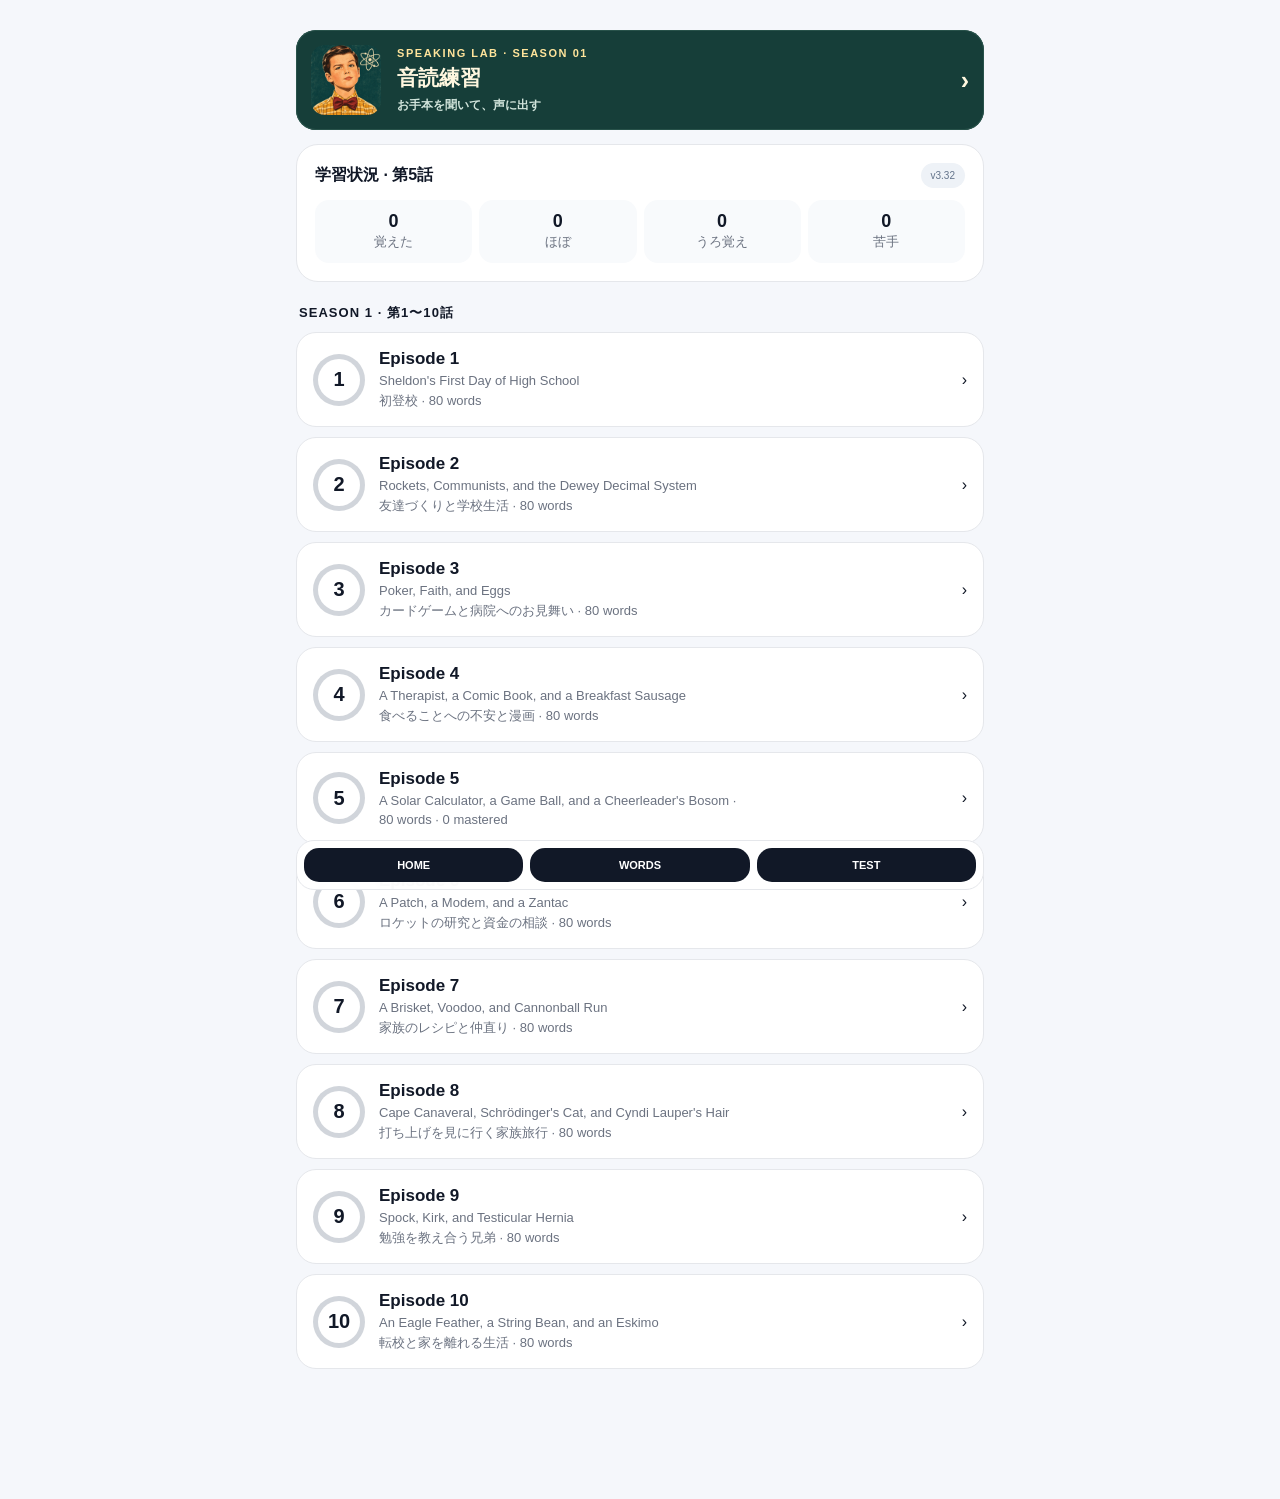
<file: episode-5/index.html>
<!doctype html><html lang="ja"><head><meta charset="utf-8"><meta name="viewport" content="width=device-width,initial-scale=1,viewport-fit=cover"><meta name="theme-color" content="#111827"><link rel="icon" type="image/png" sizes="48x48" href="../speaking/icons/sheldon-48.png"><link rel="apple-touch-icon" sizes="180x180" href="../speaking/icons/sheldon-180.png"><link rel="manifest" href="../manifest.webmanifest"><link rel="stylesheet" href="../speaking/practice.css"><title>Episode 5 · Young Sheldon English</title><style>:root{--bg:#f5f7fb;--card:#fff;--ink:#111827;--muted:#6b7280;--line:#e5e7eb;--accent:#111827;--good:#166534;--goodbg:#f0fdf4;--bad:#991b1b;--badbg:#fef2f2}*{box-sizing:border-box}body{margin:0;font-family:-apple-system,BlinkMacSystemFont,"Segoe UI",sans-serif;background:var(--bg);color:var(--ink)}main{max-width:720px;margin:auto;padding:20px 16px 120px}.hero{padding:16px 4px 10px}.eyebrow{font-size:12px;letter-spacing:.12em;color:var(--muted);font-weight:800}h1{font-size:30px;line-height:1.08;margin:7px 0}.sub,.small{color:var(--muted);font-size:13px;line-height:1.55}.card{background:#fff;border:1px solid var(--line);border-radius:22px;padding:18px;margin-top:14px}.row{display:flex;gap:10px;align-items:center;justify-content:space-between}.pill,.mastery{font-size:12px;background:#eef2f7;padding:7px 10px;border-radius:999px}.progress{height:9px;background:#e5e7eb;border-radius:99px;overflow:hidden;margin-top:12px}.progress>div{height:100%;background:var(--accent)}button{width:100%;border:0;border-radius:15px;padding:14px 16px;font-size:16px;font-weight:750;background:var(--accent);color:#fff;margin-top:10px}button.secondary{background:#eef2f7;color:var(--ink)}button.option{background:#fff;color:var(--ink);border:1.5px solid var(--line);text-align:left}button.option.correct{border-color:var(--good);color:var(--good);background:var(--goodbg)}button.option.wrong{border-color:var(--bad);color:var(--bad);background:var(--badbg)}.screen{display:none}.screen.active{display:block}.stats{display:grid;grid-template-columns:repeat(4,1fr);gap:7px;margin-top:12px}.stat{background:#f8fafc;border-radius:14px;padding:11px 5px;text-align:center}.stat b{display:block;font-size:18px}.season-title{font-size:13px;font-weight:850;letter-spacing:.08em;margin:22px 3px 8px}.episode{display:flex;align-items:center;gap:14px;padding:16px;background:#fff;border:1px solid var(--line);border-radius:20px;margin:10px 0;cursor:pointer}.episode-num,.set-num{width:52px;height:52px;border-radius:50%;display:grid;place-items:center;font-size:20px;font-weight:850;flex:none}.episode-num{border:5px solid #d1d5db}.set-num{position:relative;background:#d1d5db;padding:5px}.set-num::after{content:"";position:absolute;inset:5px;background:#fff;border-radius:50%;z-index:0}.set-num span{position:relative;z-index:1}.episode-info,.set-info{flex:1}.episode-info b,.set-info b{font-size:17px}.episode-info span,.set-info span{display:block;color:var(--muted);font-size:13px;margin-top:4px}.set-row{display:flex;align-items:center;gap:14px;padding:15px 3px;border-bottom:1px solid var(--line);cursor:pointer}.set-state{font-size:12px;padding:7px 9px;border-radius:10px;background:#f3f4f6}.today{background:linear-gradient(135deg,#111827,#374151);color:#fff}.today .small{color:#d1d5db}.today .version{background:#eef2f7;color:#64748b}.word{font-size:34px;font-weight:850;margin:8px 0}.pron{color:var(--muted);font-size:13px}.meaning{font-size:19px;font-weight:750;margin-top:12px}.detail-label{font-size:16px;font-weight:850;margin-top:22px;padding-top:18px;border-top:1px solid var(--line)}.learn-row{margin:8px 0}.tag{display:inline-block;min-width:28px;text-align:center;border-radius:6px;padding:1px 5px;margin-right:7px;font-size:12px;font-weight:800;background:#eef2f7;color:#64748b}.tag[data-tag="名"]{background:#eff6ff;color:#3b82f6}.tag[data-tag="動"]{background:#f0fdf4;color:#22c55e}.tag[data-tag="形"]{background:#fff7ed;color:#f59e0b}.tag[data-tag="副"]{background:#faf5ff;color:#a855f7}.tag[data-tag="対"]{background:#fef2f2;color:#ef4444}.tag[data-tag="類"]{background:#ecfeff;color:#0891b2}.tag[data-tag="関"]{background:#f8fafc;color:#64748b}.tag[data-tag="句"]{background:#fdf4ff;color:#c026d3}.tag[data-tag="接頭"]{background:#f5f3ff;color:#7c3aed}.speakable{cursor:pointer;-webkit-tap-highlight-color:transparent}.example,.usage{padding:14px;background:#f8fafc;border-radius:14px;margin-top:12px;line-height:1.5}.example-text{font-size:17px;font-weight:750}.example-ja,.usage span{display:block;color:var(--muted);font-size:14px;margin-top:6px}.mastery[data-level="苦手"]{color:#16a34a;font-weight:800}.mastery[data-level="うろ覚え"]{color:#ca8a04;font-weight:800}.mastery[data-level="ほぼ覚えた"]{color:#2563eb;font-weight:800}.mastery[data-level="覚えた"]{color:#166534;font-weight:800}.mastery-grid,.choice-grid{display:grid;grid-template-columns:repeat(2,1fr);gap:8px;margin-top:12px}.mastery-grid button,.choice-grid button{margin:0;background:#f3f4f6;color:var(--ink);font-size:13px}.mastery-grid button.active,.choice-grid button.active{background:var(--accent);color:#fff}.answer-note{margin-top:12px;padding:14px;border-radius:14px}.answer-note.wrong{background:var(--badbg);color:var(--bad)}.answer-note.correct{background:var(--goodbg);color:var(--good)}.hidden{display:none!important}.list-item{padding:14px 0;border-bottom:1px solid var(--line);cursor:pointer}.list-word{font-size:18px;font-weight:800}.list-meaning{font-size:13px;color:var(--muted);margin-top:3px}.tap-hint{font-size:11px;color:var(--muted);font-weight:600}.review-details{margin-top:14px;border-top:1px solid var(--line);padding-top:12px}.review-details summary{cursor:pointer;font-size:13px;font-weight:750;color:var(--muted)}.back{width:auto;margin:0;background:#eef2f7;color:var(--ink)}nav{position:fixed;z-index:20;left:50%;transform:translateX(-50%);bottom:max(10px,env(safe-area-inset-bottom));width:min(calc(100% - 32px),688px);display:grid;grid-template-columns:repeat(3,1fr);gap:7px;background:rgba(255,255,255,.95);backdrop-filter:blur(12px);padding:7px;border:1px solid var(--line);border-radius:18px}nav button{margin:0;padding:11px 2px;font-size:11px}.fixed-next{position:fixed;z-index:30;right:max(22px,calc((100vw - 720px)/2 + 22px));bottom:calc(max(10px,env(safe-area-inset-bottom)) + 68px);width:auto;min-width:140px;box-shadow:0 8px 25px #11182733}</style></head><body><main><section id="home" class="screen active"><div class="card today"><div class="row"><b>TODAY</b><span class="pill version">v3.30</span></div><h2 style="margin-bottom:4px">今日の10語</h2><div class="small" id="todayMix"></div><button style="background:#fff;color:#111827" onclick="startToday()">今日の学習を始める</button></div><div class="card"><b>学習状況</b><div class="stats"><div class="stat"><b id="knownStat">0</b><span class="small">覚えた</span></div><div class="stat"><b id="almostStat">0</b><span class="small">ほぼ</span></div><div class="stat"><b id="fuzzyStat">0</b><span class="small">うろ覚え</span></div><div class="stat"><b id="weakStat">0</b><span class="small">苦手</span></div></div></div><div class="season-title">SEASON 1</div><div class="episode" onclick="openEpisode()"><div class="episode-num">5</div><div class="episode-info"><b>Episode 5</b><span>A Solar Calculator, a Game Ball, and a Cheerleader's Bosom · <span id="epMeta"></span></span></div><span>›</span></div></section><section id="episode" class="screen"><button class="back" onclick="show('home')">← SEASON 1</button><div class="card"><div class="row"><div><div class="small">SEASON 1</div><h2 style="margin:3px 0">Episode 5</h2><div class="small" style="font-size:15px">A Solar Calculator, a Game Ball, and a Cheerleader's Bosom</div></div><span class="pill" id="epWordCount"></span></div><div class="progress"><div id="epProgress"></div></div><p class="small" id="epProgressText"></p><button onclick="startCurrentSet()">つづきから</button><button class="secondary" onclick="showList()">全単語を見る</button></div><div class="card"><b>単語セット</b><div id="setList"></div></div><div class="card"><b>復習テスト</b><p class="small">苦手な単語を優先して出題します。</p><button onclick="show('settings')">テストする</button></div></section><section id="settings" class="screen"><button class="back" onclick="openEpisode()">← Episode 5</button><div class="card"><h2>テスト設定</h2><div class="detail-label" style="border:0;margin-top:0;padding-top:0">問題数</div><div class="choice-grid" id="countChoices"></div><button onclick="startQuiz()">テストを始める</button></div></section><section id="learn" class="screen"><button class="back" onclick="exitStudy()">← 戻る</button><div class="card"><div class="row"><span class="pill" id="counter"></span><span class="mastery" id="learnMastery"></span></div><div class="word" id="word" onclick="speakText(currentLearnWord().w)"></div><div class="pron" id="pron"></div><div class="meaning" id="meaning"></div><div id="learnRelated"></div><div class="example" id="example" onclick="speakText(currentLearnWord().e)"></div><div class="detail-label">習熟度</div><div class="mastery-grid" id="learnMasteryButtons"></div><button id="nextBtn" class="fixed-next" onclick="nextWord()">次へ</button></div></section><section id="list" class="screen"><button class="back" onclick="openEpisode()">← Episode 5</button><div class="card"><div class="row"><b>Episode 5 単語一覧</b><span class="pill" id="listCount"></span></div><div id="wordList"></div></div></section><section id="quiz" class="screen"><div class="card"><div class="row"><b>Quick Test</b><span class="pill" id="quizCount"></span></div><div class="word" id="quizWord" onclick="speakText(quizWords[qidx].w)"></div><div class="tap-hint">単語をタップで発音</div><div id="options"></div><div id="answerNote" class="answer-note hidden"></div><div id="feedback" class="example hidden"></div><button id="quizNext" class="fixed-next hidden" onclick="nextQuiz()">次の問題</button></div></section><section id="review" class="screen"><div class="card"><div class="small">TEST RESULT</div><h2>今回の結果</h2><div class="stats" style="grid-template-columns:repeat(2,1fr)"><div class="stat"><b id="scoreStat">0%</b><span class="small">正答率</span></div><div class="stat"><b id="wrongCount">0</b><span class="small">間違い</span></div></div><div id="reviewWordLists"></div><button id="retestWrongBtn" onclick="startWrongRetest()"></button><button class="secondary" id="reviewBackBtn" onclick="openEpisode()">Episode 5へ戻る</button></div></section><nav id="mainNav"><button onclick="show('home')">HOME</button><button onclick="showList()">WORDS</button><button onclick="show('settings')">TEST</button></nav></main><script>window.YS_EPISODE={"number":5,"title":"A Solar Calculator, a Game Ball, and a Cheerleader's Bosom","words":[{"w":"team","p":"/tiːm/","m":"チーム","d":"チーム","learn":[],"u":["join a team","チームに加わる"],"e":"Which team are you rooting for?","j":"どのチームを応援してる？","forms":[]},{"w":"advice","p":"/ədˈvaɪs/","m":"助言","d":"助言","learn":[],"u":["ask for advice","助言を求める"],"e":"Could I ask for some advice on my start?","j":"スタートについてアドバイスをもらえますか？","forms":[]},{"w":"field","p":"/fiːld/","m":"競技場・フィールド","d":"競技場・フィールド","learn":[],"u":["on the field","競技場で"],"e":"Let's meet at the field after school.","j":"放課後、グラウンドで会おう。","forms":[]},{"w":"apply","p":"/əˈplaɪ/","m":"応用する","d":"応用する","learn":[["語形","applied","この回で使われた形"]],"u":["apply a rule","規則を適用する"],"e":"How can we apply that idea in practice?","j":"その考えを練習にどう応用できる？","forms":["applied"]},{"w":"score","p":"/skɔːr/","m":"得点する","d":"得点する","learn":[["語形","scoring","この回で使われた形"]],"u":["score a point","1点取る"],"e":"We still have time to score.","j":"まだ得点する時間はある。","forms":["scoring"]},{"w":"choice","p":"/tʃɔɪs/","m":"選択","d":"選択","learn":[],"u":["make a choice","選択する"],"e":"What made you change your choice?","j":"どうして選択を変えたの？","forms":[]},{"w":"reasonable","p":"/ˈriːzənəbəl/","m":"妥当な","d":"妥当な","learn":[],"u":["a reasonable price","妥当な価格"],"e":"That seems like a reasonable price.","j":"それなら妥当な値段だと思う。","forms":[]},{"w":"crowd","p":"/kraʊd/","m":"観衆・人混み","d":"観衆・人混み","learn":[],"u":["a cheering crowd","声援を送る観衆"],"e":"I could hear the crowd from the tunnel.","j":"通路から観客の声が聞こえた。","forms":[]},{"w":"refund","p":"/ˈriːfʌnd/","m":"払い戻し","d":"払い戻し","learn":[],"u":["get a refund","払い戻しを受ける"],"e":"Can I get a refund for this ticket?","j":"このチケットは払い戻しできますか？","forms":[]},{"w":"statistics","p":"/stəˈtɪstɪks/","m":"統計・統計学","d":"統計・統計学","learn":[],"u":["team statistics","チームの統計"],"e":"Let's check the statistics before we decide.","j":"決める前に統計を確認しよう。","forms":[]},{"w":"calculator","p":"/ˈkælkjəˌleɪtər/","m":"電卓","d":"電卓","learn":[],"u":["use a calculator","電卓を使う"],"e":"Can you pass me the calculator?","j":"電卓を取ってくれる？","forms":[]},{"w":"data","p":"/ˈdeɪtə/","m":"データ","d":"データ","learn":[],"u":["collect data","データを集める"],"e":"Do we have enough data to compare the teams?","j":"チームを比べるのに十分なデータはある？","forms":[]},{"w":"deep","p":"/diːp/","m":"深い","d":"深い","learn":[],"u":["a deep pool","深いプール"],"e":"The snow is too deep to run through.","j":"雪が深すぎて走れない。","forms":[]},{"w":"disappointed","p":"/ˌdɪsəˈpɔɪntɪd/","m":"がっかりした","d":"がっかりした","learn":[],"u":["disappointed with the result","結果にがっかりした"],"e":"I was disappointed with my time.","j":"自分のタイムにはがっかりした。","forms":[]},{"w":"involved","p":"/ɪnˈvɑːlvd/","m":"関わっている","d":"関わっている","learn":[],"u":["get involved in sports","スポーツに関わるようになる"],"e":"How did you get involved in coaching?","j":"どうやってコーチの仕事に関わるようになったの？","forms":[]},{"w":"remind","p":"/rɪˈmaɪnd/","m":"思い出させる","d":"思い出させる","learn":[["語形","reminding","この回で使われた形"]],"u":["remind me to call","電話を忘れないよう私に声をかける"],"e":"Can you remind me to bring my spikes?","j":"スパイクを忘れないように声をかけてくれる？","forms":["reminding"]},{"w":"convert","p":"/kənˈvɝːt/","m":"変換する","d":"変換する","learn":[],"u":["convert yards to meters","ヤードをメートルに換算する"],"e":"Can you convert yards to meters?","j":"ヤードをメートルに換算できる？","forms":[]},{"w":"equipment","p":"/ɪˈkwɪpmənt/","m":"用具・設備","d":"用具・設備","learn":[],"u":["sports equipment","スポーツ用具"],"e":"Where do we keep the training equipment?","j":"練習用具はどこに置いてあるの？","forms":[]},{"w":"position","p":"/pəˈzɪʃən/","m":"位置・立場","d":"位置・立場","learn":[],"u":["change position","位置を変える"],"e":"Can you see the goal from this position?","j":"この位置からゴールが見える？","forms":[]},{"w":"mistake","p":"/mɪˈsteɪk/","m":"間違い","d":"間違い","learn":[],"u":["make a mistake","間違える"],"e":"I made a mistake in the last play.","j":"最後のプレーでミスをした。","forms":[]},{"w":"distance","p":"/ˈdɪstəns/","m":"距離","d":"距離","learn":[],"u":["a short distance","短い距離"],"e":"What's the distance between the cones?","j":"コーンの間隔はどれくらい？","forms":[]},{"w":"whistle","p":"/ˈwɪsəl/","m":"笛","d":"笛","learn":[["語形","whistles","この回で使われた形"]],"u":["blow the whistle","笛を吹く"],"e":"Wait until you hear the whistle.","j":"笛が聞こえるまで待って。","forms":["whistles"]},{"w":"chemistry","p":"/ˈkemɪstri/","m":"化学","d":"化学","learn":[],"u":["study chemistry","化学を学ぶ"],"e":"In chemistry class, we learned why iron rusts.","j":"化学の授業で鉄がなぜさびるのかを学びました。","forms":[]},{"w":"favor","p":"/ˈfeɪvər/","m":"頼み事・親切な行為","d":"頼み事・親切な行為","learn":[],"u":["ask a favor","頼み事をする"],"e":"Could I ask you a small favor before lunch?","j":"昼食の前にちょっとお願いしてもいい？","forms":[]},{"w":"ignore","p":"/ɪɡˈnɔːr/","m":"無視する","d":"無視する","learn":[["語形","ignoring","この回で使われた形"]],"u":["ignore a warning","警告を無視する"],"e":"Please do not ignore the safety signs.","j":"安全標識を無視しないでください。","forms":["ignoring"]},{"w":"loan","p":"/loʊn/","m":"貸付金・ローン","d":"貸付金・ローン","learn":[["語形","loans","この回で使われた形"]],"u":["take out a loan","融資を受ける"],"e":"How much would we need for the loan?","j":"ローンはいくら必要になるかな？","forms":["loans"]},{"w":"treat","p":"/triːt/","m":"扱う","d":"扱う","learn":[["語形","treating","この回で使われた形"]],"u":["treat someone kindly","人に親切に接する"],"e":"Please treat these old pans with care.","j":"この古い鍋は大事に扱ってね。","forms":["treating"]},{"w":"pay","p":"/peɪ/","m":"支払う","d":"支払う","learn":[],"u":["pay by card","カードで払う"],"e":"Can I pay for both tickets together?","j":"チケット2枚分を一緒に払えますか？","forms":[]},{"w":"game","p":"/ɡeɪm/","m":"試合・ゲーム","d":"試合・ゲーム","learn":[["語形","games","この回で使われた形"]],"u":["a close game","接戦"],"e":"How much time is left in the game?","j":"試合はあと何分残ってる？","forms":["games"]},{"w":"forget","p":"/fərˈɡet/","m":"忘れる","d":"忘れる","learn":[["語形","forgot","この回で使われた形"]],"u":["forget to call","電話をかけ忘れる"],"e":"Don't forget to write your name.","j":"名前を書くのを忘れないで。","forms":["forgot"]},{"w":"care","p":"/ker/","m":"気にかける","d":"気にかける","learn":[],"u":["care about the result","結果を気にする"],"e":"I care about what you think.","j":"君がどう思うかを大事にしているよ。","forms":[]},{"w":"money","p":"/ˈmʌni/","m":"お金","d":"お金","learn":[],"u":["save money","お金をためる"],"e":"I'm saving money for a new bike.","j":"新しい自転車を買うためにお金をためてる。","forms":[]},{"w":"together","p":"/təˈɡeðər/","m":"一緒に","d":"一緒に","learn":[],"u":["work together","一緒に取り組む"],"e":"Let's solve the first one together.","j":"最初の一問は一緒に解こう。","forms":[]},{"w":"buy","p":"/baɪ/","m":"買う","d":"買う","learn":[["語形","bought","この回で使われた形"]],"u":["buy a ticket","切符を買う"],"e":"Where can I buy a ticket?","j":"どこでチケットを買えますか？","forms":["bought"]},{"w":"friend","p":"/frend/","m":"友達","d":"友達","learn":[],"u":["a close friend","親しい友人"],"e":"A friend showed me this shortcut.","j":"友達がこの近道を教えてくれた。","forms":[]},{"w":"night","p":"/naɪt/","m":"夜","d":"夜","learn":[],"u":["late at night","夜遅く"],"e":"The street looks different at night.","j":"この通りは夜になると違って見える。","forms":[]},{"w":"idea","p":"/aɪˈdiːə/","m":"考え・アイデア","d":"考え・アイデア","learn":[["語形","ideas","この回で使われた形"]],"u":["suggest an idea","考えを提案する"],"e":"I've got an idea for our next project.","j":"次の企画で一つアイデアがあるんだ。","forms":["ideas"]},{"w":"use","p":"/juːz/","m":"使う","d":"使う","learn":[],"u":["use a map","地図を使う"],"e":"Which entrance should we use today?","j":"今日はどの入り口を使えばいい？","forms":[]},{"w":"hold","p":"/hoʊld/","m":"持って支える","d":"持って支える","learn":[],"u":["hold the door open","ドアを開けて押さえておく"],"e":"Could you hold this for a second?","j":"ちょっとこれを持っててくれる？","forms":[]},{"w":"tomorrow","p":"/təˈmɑːroʊ/","m":"明日","d":"明日","learn":[],"u":["tomorrow morning","明日の朝"],"e":"What's the plan for tomorrow?","j":"明日の予定はどうなってる？","forms":[]},{"w":"join","p":"/dʒɔɪn/","m":"加わる","d":"加わる","learn":[],"u":["join the group","グループに加わる"],"e":"Can I join your group for warm-ups?","j":"アップのとき一緒に入っていい？","forms":[]},{"w":"awkward","p":"/ˈɔːkwərd/","m":"気まずい・ぎこちない","d":"気まずい・ぎこちない","learn":[],"u":["an awkward silence","気まずい沈黙"],"e":"The first few steps felt awkward.","j":"最初の数歩がぎこちなかった。","forms":[]},{"w":"steady","p":"/ˈstedi/","m":"安定した","d":"安定した","learn":[],"u":["a steady pace","一定のペース"],"e":"Try to keep a steady pace.","j":"一定のペースを保ってみて。","forms":[]},{"w":"gamble","p":"/ˈɡæmbəl/","m":"賭け・思い切った選択","d":"賭け・思い切った選択","learn":[],"u":["take a gamble","賭けに出る"],"e":"Changing our plan now would be a gamble.","j":"今から計画を変えるのは賭けだよ。","forms":[]},{"w":"payment","p":"/ˈpeɪmənt/","m":"支払い","d":"支払い","learn":[],"u":["make a payment","支払いをする"],"e":"When is the next payment due?","j":"次の支払期限はいつですか？","forms":[]},{"w":"record","p":"/ˈrekərd/","m":"記録","d":"記録","learn":[],"u":["set a record","記録を樹立する"],"e":"What's the school record for this event?","j":"この種目の学校記録はいくつ？","forms":[]},{"w":"imagine","p":"/ɪˈmædʒɪn/","m":"想像する","d":"想像する","learn":[],"u":["imagine the scene","その場面を想像する"],"e":"Can you imagine playing in that stadium?","j":"あの競技場でプレーするところを想像できる？","forms":[]},{"w":"advanced","p":"/ədˈvænst/","m":"上級の","d":"上級の","learn":[],"u":["an advanced class","上級クラス"],"e":"Is this class too advanced for a beginner?","j":"このクラスは初心者には難しすぎますか？","forms":[]},{"w":"punt","p":"/pʌnt/","m":"パントキックをする","d":"パントキックをする","learn":[["語形","punting","この回で使われた形"],["語形","punts","この回で使われた形"]],"u":["punt the ball","ボールをパントする"],"e":"Why did the team decide to punt?","j":"チームはどうしてパントを選んだの？","forms":["punting","punts"]},{"w":"opposing","p":"/əˈpoʊzɪŋ/","m":"相手側の","d":"相手側の","learn":[],"u":["the opposing team","対戦相手のチーム"],"e":"The opposing team changed its formation.","j":"相手チームが陣形を変えた。","forms":[]},{"w":"wait","p":"/weɪt/","m":"待つ","d":"待つ","learn":[],"u":["wait in line","列に並んで待つ"],"e":"Can you wait by the entrance?","j":"入り口で待ってくれる？","forms":[]},{"w":"work","p":"/wɝːk/","m":"うまく機能する","d":"うまく機能する","learn":[],"u":["work as planned","計画どおりに機能する"],"e":"Does this button still work?","j":"このボタンはまだ使える？","forms":[]},{"w":"still","p":"/stɪl/","m":"まだ・今も","d":"まだ・今も","learn":[],"u":["still at work","まだ仕事中で"],"e":"Do you still have the map?","j":"地図はまだ持ってる？","forms":[]},{"w":"try","p":"/traɪ/","m":"試す","d":"試す","learn":[["語形","trying","この回で使われた形"]],"u":["try again","もう一度試す"],"e":"Can I try that one more time?","j":"もう一度試してもいい？","forms":["trying"]},{"w":"keep","p":"/kiːp/","m":"保つ・取っておく","d":"保つ・取っておく","learn":[["語形","keeps","この回で使われた形"]],"u":["keep a copy","コピーを取っておく"],"e":"Can I keep this copy?","j":"このコピーをもらっておいてもいい？","forms":["keeps"]},{"w":"minute","p":"/ˈmɪnɪt/","m":"分・ちょっとの間","d":"分・ちょっとの間","learn":[],"u":["in a minute","すぐに"],"e":"Do you have a minute to talk?","j":"少し話せる時間ある？","forms":[]},{"w":"sleep","p":"/sliːp/","m":"眠る","d":"眠る","learn":[],"u":["sleep well","よく眠る"],"e":"Did you sleep well last night?","j":"昨夜はよく眠れた？","forms":[]},{"w":"turn","p":"/tɝːn/","m":"曲がる・向きを変える","d":"曲がる・向きを変える","learn":[],"u":["turn left","左に曲がる"],"e":"Should we turn left at the corner?","j":"角で左に曲がればいい？","forms":[]},{"w":"think","p":"/θɪŋk/","m":"考える","d":"考える","learn":[["語形","thinking","この回で使われた形"],["語形","thought","この回で使われた形"]],"u":["think it over","よく考える"],"e":"What do you think of the new plan?","j":"新しい計画をどう思う？","forms":["thinking","thought"]},{"w":"tell","p":"/tel/","m":"伝える","d":"伝える","learn":[["語形","telling","この回で使われた形"]],"u":["tell the truth","本当のことを言う"],"e":"Can you tell me when it's my turn?","j":"私の番になったら教えてくれる？","forms":["telling"]},{"w":"goal","p":"/ɡoʊl/","m":"ゴール・目標","d":"ゴール・目標","learn":[],"u":["reach a goal","目標を達成する"],"e":"What is your goal for this season?","j":"今シーズンの目標は何？","forms":[]},{"w":"replay","p":"/ˈriːpleɪ/","m":"リプレー映像","d":"リプレー映像","learn":[],"u":["a slow-motion replay","スロー再生の映像"],"e":"Can we watch the replay in slow motion?","j":"スローでリプレーを見られる？","forms":[]},{"w":"popular","p":"/ˈpɑːpjələr/","m":"人気がある","d":"人気がある","learn":[],"u":["popular with students","生徒に人気がある"],"e":"Which sport is most popular at your school?","j":"学校で一番人気のスポーツは何？","forms":[]},{"w":"popularity","p":"/ˌpɑːpjəˈlerəti/","m":"人気","d":"人気","learn":[],"u":["grow in popularity","人気が高まる"],"e":"What explains the popularity of that game?","j":"あのゲームが人気なのはどうして？","forms":[]},{"w":"assistant","p":"/əˈsɪstənt/","m":"助手・補佐役","d":"助手・補佐役","learn":[],"u":["a teaching assistant","授業の補助をする人"],"e":"You can leave a message with my assistant.","j":"助手に伝言をお願いできます。","forms":[]},{"w":"situation","p":"/ˌsɪtʃuˈeɪʃən/","m":"状況","d":"状況","learn":[],"u":["a difficult situation","難しい状況"],"e":"What would you do in my situation?","j":"自分が私の立場ならどうする？","forms":[]},{"w":"patience","p":"/ˈpeɪʃəns/","m":"忍耐力","d":"忍耐力","learn":[],"u":["show patience","辛抱強く接する"],"e":"Learning a new skill takes patience.","j":"新しい技術を身につけるには根気がいる。","forms":[]},{"w":"help","p":"/help/","m":"手伝う","d":"手伝う","learn":[["語形","helped","この回で使われた形"],["語形","helping","この回で使われた形"]],"u":["help a friend","友達を助ける"],"e":"Could you help me carry this box?","j":"この箱を運ぶのを手伝ってもらえる？","forms":["helped","helping"]},{"w":"talk","p":"/tɔːk/","m":"話す","d":"話す","learn":[["語形","talked","この回で使われた形"],["語形","talking","この回で使われた形"]],"u":["talk things over","じっくり話し合う"],"e":"Can we talk about it after practice?","j":"練習のあとでそのことを話せる？","forms":["talked","talking"]},{"w":"ask","p":"/æsk/","m":"尋ねる・頼む","d":"尋ねる・頼む","learn":[["語形","asked","この回で使われた形"]],"u":["ask a question","質問する"],"e":"Can I ask you something about tomorrow?","j":"明日のことで一つ聞いていい？","forms":["asked"]},{"w":"change","p":"/tʃeɪndʒ/","m":"変える","d":"変える","learn":[["語形","changed","この回で使われた形"],["語形","changes","この回で使われた形"]],"u":["change your mind","考えを変える"],"e":"Can we change the meeting time?","j":"集合時間を変えられる？","forms":["changed","changes"]},{"w":"home","p":"/hoʊm/","m":"自宅","d":"自宅","learn":[],"u":["my first home","私が最初に住んだ家"],"e":"How far is your home from school?","j":"家から学校まではどのくらい？","forms":[]},{"w":"find","p":"/faɪnd/","m":"見つける","d":"見つける","learn":[],"u":["find a solution","解決策を見つける"],"e":"Where can I find a seat?","j":"どこに座れる席がありますか？","forms":[]},{"w":"guess","p":"/ɡes/","m":"推測する","d":"推測する","learn":[],"u":["guess the answer","答えを推測する"],"e":"Can you guess what's in the box?","j":"箱の中身を当てられる？","forms":[]},{"w":"sure","p":"/ʃʊr/","m":"確信している","d":"確信している","learn":[],"u":["sure about the date","日付を確信している"],"e":"Are you sure we're on the right bus?","j":"本当にこのバスで合ってる？","forms":[]},{"w":"enough","p":"/ɪˈnʌf/","m":"十分な・十分に","d":"十分な・十分に","learn":[],"u":["enough time","十分な時間"],"e":"Did you get enough sleep last night?","j":"昨夜は十分眠れた？","forms":[]},{"w":"mean","p":"/miːn/","m":"意味する","d":"意味する","learn":[],"u":["mean the same thing","同じことを意味する"],"e":"What does that last word mean?","j":"最後の単語はどういう意味？","forms":[]},{"w":"move","p":"/muːv/","m":"動かす・移動する","d":"動かす・移動する","learn":[["語形","moved","この回で使われた形"]],"u":["move a little closer","少し近づく"],"e":"Could we move these chairs closer?","j":"この椅子をもう少し近づけてもいい？","forms":["moved"]},{"w":"sorry","p":"/ˈsɑːri/","m":"すまなく思う","d":"すまなく思う","learn":[],"u":["sorry about the delay","遅れて申し訳ない"],"e":"I'm sorry I missed your call.","j":"電話に出られなくてごめん。","forms":[]},{"w":"continue","p":"/kənˈtɪnjuː/","m":"続ける","d":"続ける","learn":[["語形","continued","この回で使われた形"],["語形","continues","この回で使われた形"]],"u":["continue working","作業を続ける"],"e":"We will continue the discussion after a short break.","j":"短い休憩の後に議論を続けます。","forms":["continued","continues"]}],"tiers":{"core":["team","advice","field","apply","score","choice","reasonable","crowd","refund","statistics","calculator","data","deep","disappointed","involved","remind","convert","equipment","position","mistake","distance","whistle","chemistry","favor","ignore","loan","treat","pay","game","forget","care","money","together","buy","friend","night","idea","use","hold","tomorrow"],"plus":["join","awkward","steady","gamble","payment","record","imagine","advanced","punt","opposing","wait","work","still","try","keep","minute","sleep","turn","think","tell"],"extra":["goal","replay","popular","popularity","assistant","situation","patience","help","talk","ask","change","home","find","guess","sure","enough","mean","move","sorry","continue"]},"groups":{"noun":["team","advice","field","choice","crowd","refund","statistics","calculator","data","equipment","position","mistake","distance","whistle","chemistry","favor","loan","game","money","friend","night","idea","tomorrow","gamble","payment","record","minute","goal","replay","popularity","assistant","situation","patience","home"],"verb":["apply","score","remind","convert","ignore","treat","pay","forget","care","buy","use","hold","join","imagine","punt","wait","work","try","keep","sleep","turn","think","tell","help","talk","ask","change","find","guess","mean","move","continue"],"modifier":["reasonable","deep","disappointed","involved","together","awkward","steady","advanced","opposing","still","popular","sure","enough","sorry"]},"hits":{},"source":"https://www.springfieldspringfield.co.uk/view_episode_scripts.php?episode=s01e05&tv-show=young-sheldon-2017","exampleType":"original"};</script><script>const W=(w,p,m,d,r,u,e,j)=>({w,p,m,d,learn:r,u,e,j});const words=window.YS_EPISODE.words;const SET_SIZE=10;let state=JSON.parse(localStorage.getItem('ys-state-s01e05')||'{}');state.learned=state.learned||[];state.wrong=state.wrong||[];state.mastery=state.mastery||{};state.quizCount=state.quizCount||10;state.unlockedSet=state.unlockedSet||1;let idx=0,qidx=0,score=0,studyWords=[],quizWords=[],currentWrong=[],studyMode='set',questionAnswered=false,quizMode='normal';function save(){localStorage.setItem('ys-state-s01e05',JSON.stringify(state));updateStats()}function show(id){document.querySelectorAll('.screen').forEach(x=>x.classList.remove('active'));document.getElementById(id).classList.add('active');let n=document.getElementById('mainNav');if(n)n.classList.toggle('hidden',id==='learn'||id==='quiz');window.scrollTo(0,0);updateStats()}function masteryOf(w){return state.mastery[w]||(state.wrong.includes(w)?'苦手':'未学習')}function mastered(x){return ['ほぼ覚えた','覚えた'].includes(masteryOf(x.w))}function rank(w){return {'苦手':0,'うろ覚え':1,'未学習':2,'ほぼ覚えた':3,'覚えた':4}[masteryOf(w)]}function syncUnlock(){state.unlockedSet=Math.ceil(words.length/SET_SIZE)}function setMasteryWord(w,l){state.mastery[w]=l;if(l==='苦手'){if(!state.wrong.includes(w))state.wrong.push(w)}else state.wrong=state.wrong.filter(v=>v!==w);syncUnlock();save()}function promote(w){let n=masteryOf(w);if(n!=='覚えた')state.mastery[w]=n==='ほぼ覚えた'?'覚えた':'ほぼ覚えた';state.wrong=state.wrong.filter(v=>v!==w);syncUnlock()}function speakText(t){if(!('speechSynthesis'in window))return;speechSynthesis.cancel();let u=new SpeechSynthesisUtterance(t);u.lang='en-US';u.rate=.96;speechSynthesis.speak(u)}function relatedHTML(x){return x.learn.map(a=>'<div class="learn-row"><span class="tag" data-tag="'+a[0]+'">'+a[0]+'</span><b class="speakable" onclick="speakText(\''+a[1].replace(/'/g,"\\'")+'\')">'+a[1]+'</b>　'+a[2]+'</div>').join('')+'<div class="usage speakable" onclick="speakText(\''+x.u[0].replace(/'/g,"\\'")+'\')"><b>'+x.u[0]+'</b><span>'+x.u[1]+'</span></div>'}function setRing(chunk){let colors={'苦手':'#D79A91','うろ覚え':'#D6BC72','ほぼ覚えた':'#8FA3B8','覚えた':'#86B99A','未学習':'#D1D5DB'},order=['覚えた','ほぼ覚えた','うろ覚え','苦手','未学習'],total=chunk.length,start=0,parts=[];order.forEach(l=>{let n=chunk.filter(x=>masteryOf(x.w)===l).length;if(!n)return;let end=start+n/total*360;parts.push(colors[l]+' '+start+'deg '+end+'deg');start=end});return 'conic-gradient('+parts.join(',')+')'}function openEpisode(){syncUnlock();let sets=Math.ceil(words.length/SET_SIZE),m=words.filter(mastered).length;epWordCount.textContent=words.length+' words';epProgress.style.width=(m/words.length*100)+'%';epProgressText.textContent=m+' / '+words.length+'語 習得';let html='';for(let i=1;i<=sets;i++){let chunk=words.slice((i-1)*SET_SIZE,i*SET_SIZE),done=chunk.filter(mastered).length,ring=setRing(chunk);html+='<div class="set-row" onclick="startSet('+i+')"><div class="set-num" style="background:'+ring+'"><span>'+i+'</span></div><div class="set-info"><b>SET '+i+'</b><span>'+done+' / '+chunk.length+'語 習得</span></div><div class="set-state">'+(done===chunk.length?'✓':'›')+'</div></div>'}setList.innerHTML=html;show('episode')}function currentSetNo(){for(let i=1;i<=Math.ceil(words.length/SET_SIZE);i++){let c=words.slice((i-1)*SET_SIZE,i*SET_SIZE);if(c.some(x=>!mastered(x)))return i}return Math.ceil(words.length/SET_SIZE)}function startCurrentSet(){beginSetStudy(currentSetNo())}function beginSetStudy(n){studyWords=words.slice((n-1)*SET_SIZE,n*SET_SIZE);idx=0;studyMode='set';show('learn');renderWord();speakText(studyWords[0].w)}function startSet(n){beginSetStudy(n)}function todayWords(){syncUnlock();let available=words.slice(0,state.unlockedSet*SET_SIZE),priority={'苦手':0,'うろ覚え':1,'未学習':2,'ほぼ覚えた':3,'覚えた':4},sorted=[...available].sort((a,b)=>priority[masteryOf(a.w)]-priority[masteryOf(b.w)]);return sorted.slice(0,Math.min(10,sorted.length))}function startToday(){studyWords=todayWords();idx=0;studyMode='today';show('learn');renderWord();speakText(studyWords[0].w)}function startWrongRetest(){let retry=words.filter(x=>currentWrong.includes(x.w));if(!retry.length){alert('今回のテストで間違えた単語はありません');return}startQuiz(retry,'retest')}function currentLearnWord(){return studyWords[idx]}function renderWord(){let x=currentLearnWord();counter.textContent=(idx+1)+' / '+studyWords.length;word.textContent=x.w;pron.textContent=x.p;meaning.textContent=x.m;learnRelated.innerHTML=relatedHTML(x);example.innerHTML='<div class="small">学習用例文（オリジナル）</div><div class="example-text">'+x.e+'</div><div class="example-ja">'+x.j+'</div>';renderLearnMastery();if(!state.learned.includes(x.w))state.learned.push(x.w);save();nextBtn.textContent=idx===studyWords.length-1?(studyMode==='set'?'SETテストへ':studyMode==='single'?'一覧へ':'学習を終える'):'次へ'}function renderLearnMastery(){let x=currentLearnWord(),ls=['苦手','うろ覚え','ほぼ覚えた','覚えた'],now=masteryOf(x.w);learnMastery.textContent=now;learnMastery.dataset.level=now;learnMasteryButtons.innerHTML=ls.map(l=>'<button class="'+(l===now?'active':'')+'" onclick="setLearn(\''+l+'\')">'+l+'</button>').join('')}function setLearn(l){setMasteryWord(currentLearnWord().w,l);renderLearnMastery()}function nextWord(){if(idx<studyWords.length-1){idx++;renderWord();speakText(studyWords[idx].w);window.scrollTo(0,0)}else if(studyMode==='single'){showList()}else if(studyMode==='set'){startQuiz(studyWords)}else openEpisode()}function showList(){listCount.textContent=words.length+' words';wordList.innerHTML=words.map((x,i)=>'<div class="list-item" onclick="studySingleWord('+i+')"><div class="row"><span class="list-word">'+x.w+'</span><span class="mastery" data-level="'+masteryOf(x.w)+'">'+masteryOf(x.w)+'</span></div><div class="list-meaning">'+x.m+'　'+x.p+'</div></div>').join('');show('list')}function studySingleWord(i){studyWords=[words[i]];idx=0;studyMode='single';show('learn');renderWord();speakText(words[i].w)}function exitStudy(){studyMode==='single'?showList():openEpisode()}function renderCountChoices(){countChoices.innerHTML=[10,20,30,40].map(n=>'<button class="'+(state.quizCount===n?'active':'')+'" onclick="setCount('+n+')">'+n+'問</button>').join('')}function setCount(n){state.quizCount=n;save();renderCountChoices()}function quizPool(){syncUnlock();let learned=words.filter(x=>state.learned.includes(x.w)||masteryOf(x.w)!=='未学習');return learned.length>=4?learned:words.slice(0,state.unlockedSet*SET_SIZE)}function buildQuiz(){let base=quizPool(),pool=[...base].sort((a,b)=>rank(a.w)-rank(b.w)),out=[];while(out.length<state.quizCount){out.push(...pool);pool=[...base].sort(()=>Math.random()-.5)}return out.slice(0,state.quizCount)}function startQuiz(custom,mode){quizMode=mode||'normal';quizWords=custom?[...custom]:buildQuiz();qidx=0;score=0;currentWrong=[];questionAnswered=false;show('quiz');renderQuiz()}function renderQuiz(){questionAnswered=false;let x=quizWords[qidx];quizCount.textContent=(qidx+1)+' / '+quizWords.length;quizWord.textContent=x.w;answerNote.className='answer-note hidden';feedback.classList.add('hidden');quizNext.classList.add('hidden');let pool=[x];while(pool.length<4){let w=words[Math.floor(Math.random()*words.length)];if(w.w!==x.w&&!pool.some(o=>o.m===w.m))pool.push(w)}pool.sort(()=>Math.random()-.5);options.innerHTML='';pool.forEach(w=>{let b=document.createElement('button');b.className='option';b.textContent=w.m;b.onclick=()=>answer(b,w,x);options.appendChild(b)})}function showOptionExplanation(w,kind){if(!w)return;answerNote.className='answer-note '+kind;answerNote.innerHTML='<b class="speakable" onclick="speakText(&quot;'+w.w.replace(/&/g,'&amp;').replace(/\"/g,'&quot;')+'&quot;)">'+w.w+'</b><br>'+w.m+'<div class="quiz-related">'+relatedHTML(w)+'</div>';speakText(w.w)}function answer(btn,choice,x){if(questionAnswered){showOptionExplanation(choice,choice.w===x.w?'correct':'wrong');if(choice.w===x.w){feedback.innerHTML='<div class="small">学習用例文（オリジナル）</div><div class="example-text">'+x.e+'</div><div class="example-ja">'+x.j+'</div>';feedback.classList.remove('hidden')}else feedback.classList.add('hidden');return}if(choice.w!==x.w){if(btn.classList.contains('wrong')){showOptionExplanation(choice,'wrong');return}btn.classList.add('wrong');if(!currentWrong.includes(x.w))currentWrong.push(x.w);setMasteryWord(x.w,'苦手');showOptionExplanation(choice,'wrong');return}questionAnswered=true;if(!currentWrong.includes(x.w))score++;btn.classList.add('correct');if(quizMode==='weak'||(quizMode!=='retest'&&!currentWrong.includes(x.w)))promote(x.w);save();showOptionExplanation(x,'correct');feedback.innerHTML='<div class="small">学習用例文（オリジナル）</div><div class="example-text">'+x.e+'</div><div class="example-ja">'+x.j+'</div>';feedback.classList.remove('hidden');quizNext.classList.remove('hidden')}function nextQuiz(){if(qidx<quizWords.length-1){qidx++;renderQuiz()}else{syncUnlock();save();show('review');renderReviewLists()}}function reviewWordRow(w){let i=words.findIndex(x=>x.w===w.w);return '<div class="list-item" onclick="studySingleWord('+i+')"><div class="list-word speakable" onclick="event.stopPropagation();speakText(\''+w.w.replace(/'/g,"\\'")+'\')">'+w.w+'</div><div class="list-meaning">'+w.m+'</div></div>'}function renderReviewLists(){if(!document.getElementById('reviewWordLists'))return;let wrong=quizWords.filter(x=>currentWrong.includes(x.w)),correct=quizWords.filter(x=>!currentWrong.includes(x.w));reviewWordLists.innerHTML='<div class="detail-label">間違えた単語　'+wrong.length+'語</div>'+(wrong.length?wrong.map(reviewWordRow).join(''):'<p class="small">なし</p>')+(correct.length?'<details class="review-details"><summary>正解した'+correct.length+'語を見る</summary>'+correct.map(reviewWordRow).join('')+'</details>':'')}function updateStats(){syncUnlock();let c=l=>words.filter(x=>masteryOf(x.w)===l).length;knownStat.textContent=c('覚えた');almostStat.textContent=c('ほぼ覚えた');fuzzyStat.textContent=c('うろ覚え');weakStat.textContent=c('苦手');scoreStat.textContent=quizWords.length?Math.round(score/quizWords.length*100)+'%':'0%';wrongCount.textContent=currentWrong.length;if(currentWrong.length){retestWrongBtn.textContent='間違えた'+currentWrong.length+'語をテスト';retestWrongBtn.classList.remove('hidden');reviewBackBtn.classList.add('secondary')}else{retestWrongBtn.classList.add('hidden');reviewBackBtn.classList.remove('secondary')}let t=todayWords(),counts={new:0,weak:0,review:0};t.forEach(x=>{let m=masteryOf(x.w);if(m==='未学習')counts.new++;else if(m==='苦手')counts.weak++;else counts.review++});todayMix.textContent='新規 '+counts.new+' · 苦手 '+counts.weak+' · 復習 '+counts.review;epMeta.textContent=words.length+' words · '+c('覚えた')+' mastered';renderCountChoices()}syncUnlock();updateStats();</script><script src="../smart-tips.js?v=11"></script><script src="../learning-plan.js?v=3.31-2"></script><script src="../episode-catalog.js?v=11"></script><script src="../episode-ui.js?v=12"></script><script src="../speaking/lessons.js"></script><script src="../speaking/practice.js?v=10"></script></body></html>
</file>
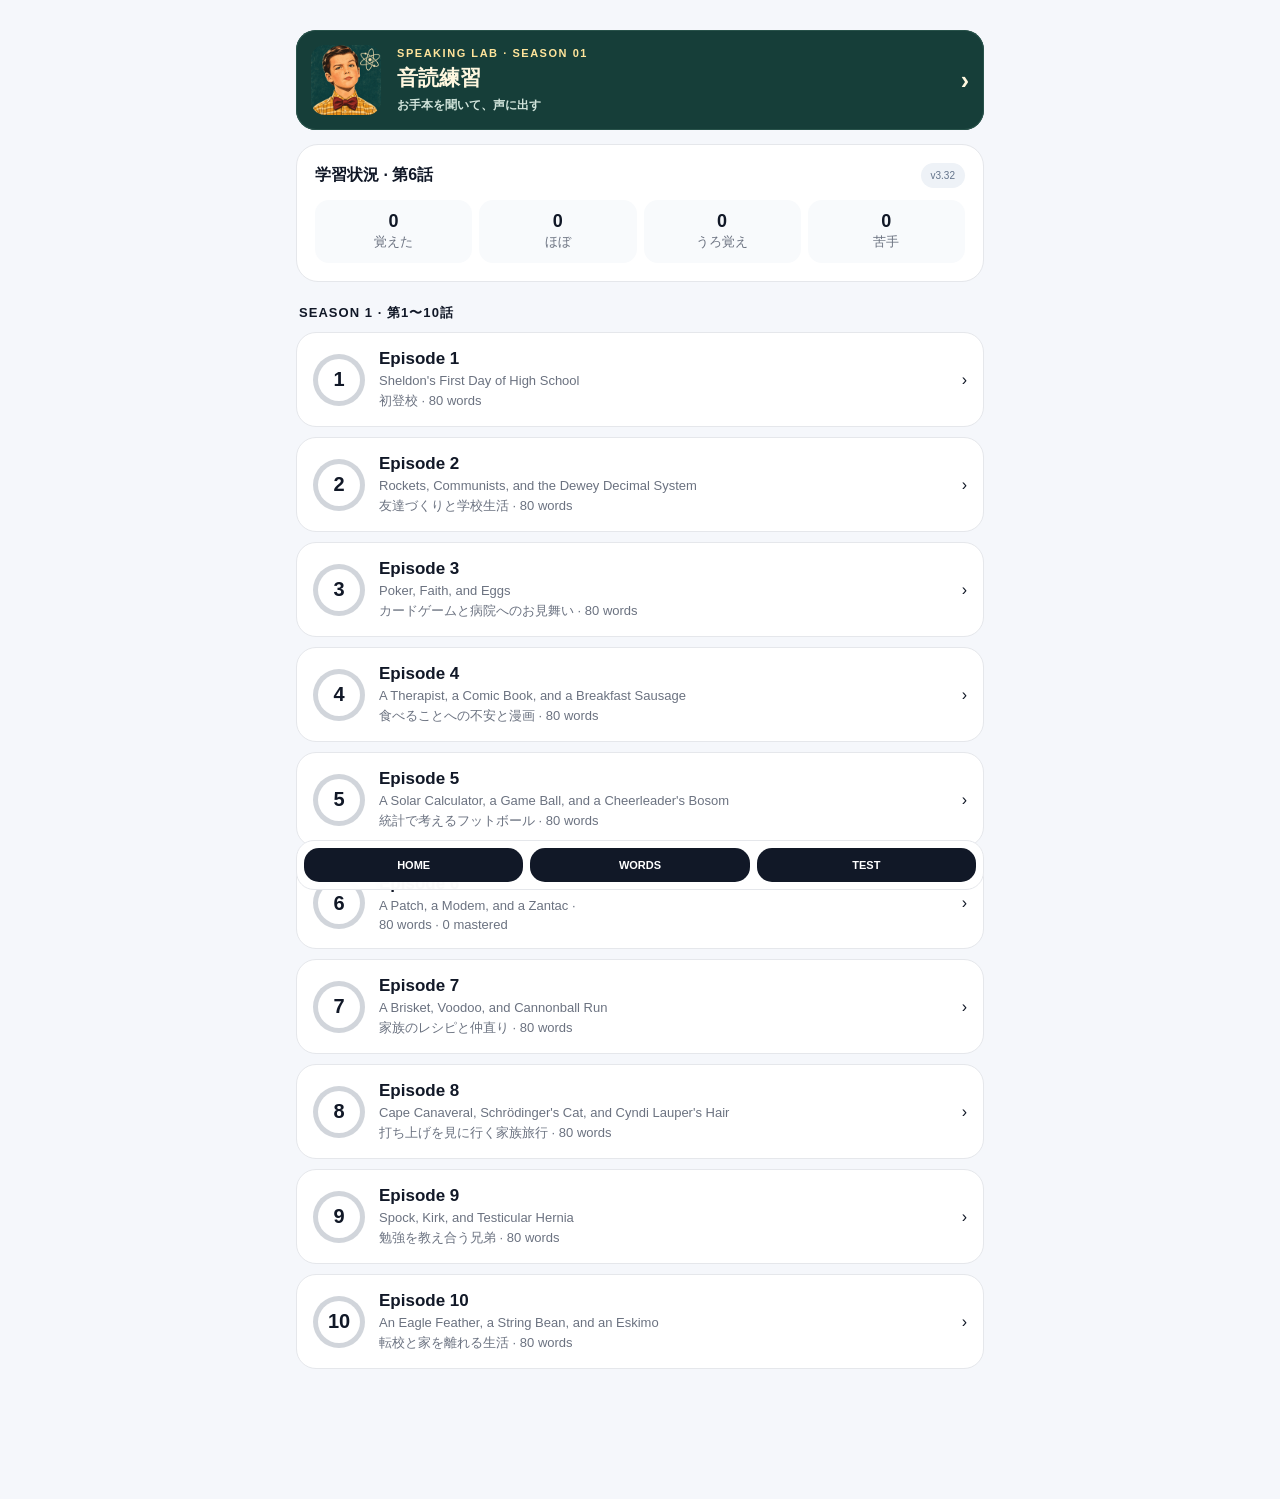
<file: episode-6/index.html>
<!doctype html><html lang="ja"><head><meta charset="utf-8"><meta name="viewport" content="width=device-width,initial-scale=1,viewport-fit=cover"><meta name="theme-color" content="#111827"><link rel="icon" type="image/png" sizes="48x48" href="../speaking/icons/sheldon-48.png"><link rel="apple-touch-icon" sizes="180x180" href="../speaking/icons/sheldon-180.png"><link rel="manifest" href="../manifest.webmanifest"><link rel="stylesheet" href="../speaking/practice.css"><title>Episode 6 · Young Sheldon English</title><style>:root{--bg:#f5f7fb;--card:#fff;--ink:#111827;--muted:#6b7280;--line:#e5e7eb;--accent:#111827;--good:#166534;--goodbg:#f0fdf4;--bad:#991b1b;--badbg:#fef2f2}*{box-sizing:border-box}body{margin:0;font-family:-apple-system,BlinkMacSystemFont,"Segoe UI",sans-serif;background:var(--bg);color:var(--ink)}main{max-width:720px;margin:auto;padding:20px 16px 120px}.hero{padding:16px 4px 10px}.eyebrow{font-size:12px;letter-spacing:.12em;color:var(--muted);font-weight:800}h1{font-size:30px;line-height:1.08;margin:7px 0}.sub,.small{color:var(--muted);font-size:13px;line-height:1.55}.card{background:#fff;border:1px solid var(--line);border-radius:22px;padding:18px;margin-top:14px}.row{display:flex;gap:10px;align-items:center;justify-content:space-between}.pill,.mastery{font-size:12px;background:#eef2f7;padding:7px 10px;border-radius:999px}.progress{height:9px;background:#e5e7eb;border-radius:99px;overflow:hidden;margin-top:12px}.progress>div{height:100%;background:var(--accent)}button{width:100%;border:0;border-radius:15px;padding:14px 16px;font-size:16px;font-weight:750;background:var(--accent);color:#fff;margin-top:10px}button.secondary{background:#eef2f7;color:var(--ink)}button.option{background:#fff;color:var(--ink);border:1.5px solid var(--line);text-align:left}button.option.correct{border-color:var(--good);color:var(--good);background:var(--goodbg)}button.option.wrong{border-color:var(--bad);color:var(--bad);background:var(--badbg)}.screen{display:none}.screen.active{display:block}.stats{display:grid;grid-template-columns:repeat(4,1fr);gap:7px;margin-top:12px}.stat{background:#f8fafc;border-radius:14px;padding:11px 5px;text-align:center}.stat b{display:block;font-size:18px}.season-title{font-size:13px;font-weight:850;letter-spacing:.08em;margin:22px 3px 8px}.episode{display:flex;align-items:center;gap:14px;padding:16px;background:#fff;border:1px solid var(--line);border-radius:20px;margin:10px 0;cursor:pointer}.episode-num,.set-num{width:52px;height:52px;border-radius:50%;display:grid;place-items:center;font-size:20px;font-weight:850;flex:none}.episode-num{border:5px solid #d1d5db}.set-num{position:relative;background:#d1d5db;padding:5px}.set-num::after{content:"";position:absolute;inset:5px;background:#fff;border-radius:50%;z-index:0}.set-num span{position:relative;z-index:1}.episode-info,.set-info{flex:1}.episode-info b,.set-info b{font-size:17px}.episode-info span,.set-info span{display:block;color:var(--muted);font-size:13px;margin-top:4px}.set-row{display:flex;align-items:center;gap:14px;padding:15px 3px;border-bottom:1px solid var(--line);cursor:pointer}.set-state{font-size:12px;padding:7px 9px;border-radius:10px;background:#f3f4f6}.today{background:linear-gradient(135deg,#111827,#374151);color:#fff}.today .small{color:#d1d5db}.today .version{background:#eef2f7;color:#64748b}.word{font-size:34px;font-weight:850;margin:8px 0}.pron{color:var(--muted);font-size:13px}.meaning{font-size:19px;font-weight:750;margin-top:12px}.detail-label{font-size:16px;font-weight:850;margin-top:22px;padding-top:18px;border-top:1px solid var(--line)}.learn-row{margin:8px 0}.tag{display:inline-block;min-width:28px;text-align:center;border-radius:6px;padding:1px 5px;margin-right:7px;font-size:12px;font-weight:800;background:#eef2f7;color:#64748b}.tag[data-tag="名"]{background:#eff6ff;color:#3b82f6}.tag[data-tag="動"]{background:#f0fdf4;color:#22c55e}.tag[data-tag="形"]{background:#fff7ed;color:#f59e0b}.tag[data-tag="副"]{background:#faf5ff;color:#a855f7}.tag[data-tag="対"]{background:#fef2f2;color:#ef4444}.tag[data-tag="類"]{background:#ecfeff;color:#0891b2}.tag[data-tag="関"]{background:#f8fafc;color:#64748b}.tag[data-tag="句"]{background:#fdf4ff;color:#c026d3}.tag[data-tag="接頭"]{background:#f5f3ff;color:#7c3aed}.speakable{cursor:pointer;-webkit-tap-highlight-color:transparent}.example,.usage{padding:14px;background:#f8fafc;border-radius:14px;margin-top:12px;line-height:1.5}.example-text{font-size:17px;font-weight:750}.example-ja,.usage span{display:block;color:var(--muted);font-size:14px;margin-top:6px}.mastery[data-level="苦手"]{color:#16a34a;font-weight:800}.mastery[data-level="うろ覚え"]{color:#ca8a04;font-weight:800}.mastery[data-level="ほぼ覚えた"]{color:#2563eb;font-weight:800}.mastery[data-level="覚えた"]{color:#166534;font-weight:800}.mastery-grid,.choice-grid{display:grid;grid-template-columns:repeat(2,1fr);gap:8px;margin-top:12px}.mastery-grid button,.choice-grid button{margin:0;background:#f3f4f6;color:var(--ink);font-size:13px}.mastery-grid button.active,.choice-grid button.active{background:var(--accent);color:#fff}.answer-note{margin-top:12px;padding:14px;border-radius:14px}.answer-note.wrong{background:var(--badbg);color:var(--bad)}.answer-note.correct{background:var(--goodbg);color:var(--good)}.hidden{display:none!important}.list-item{padding:14px 0;border-bottom:1px solid var(--line);cursor:pointer}.list-word{font-size:18px;font-weight:800}.list-meaning{font-size:13px;color:var(--muted);margin-top:3px}.tap-hint{font-size:11px;color:var(--muted);font-weight:600}.review-details{margin-top:14px;border-top:1px solid var(--line);padding-top:12px}.review-details summary{cursor:pointer;font-size:13px;font-weight:750;color:var(--muted)}.back{width:auto;margin:0;background:#eef2f7;color:var(--ink)}nav{position:fixed;z-index:20;left:50%;transform:translateX(-50%);bottom:max(10px,env(safe-area-inset-bottom));width:min(calc(100% - 32px),688px);display:grid;grid-template-columns:repeat(3,1fr);gap:7px;background:rgba(255,255,255,.95);backdrop-filter:blur(12px);padding:7px;border:1px solid var(--line);border-radius:18px}nav button{margin:0;padding:11px 2px;font-size:11px}.fixed-next{position:fixed;z-index:30;right:max(22px,calc((100vw - 720px)/2 + 22px));bottom:calc(max(10px,env(safe-area-inset-bottom)) + 68px);width:auto;min-width:140px;box-shadow:0 8px 25px #11182733}</style></head><body><main><section id="home" class="screen active"><div class="card today"><div class="row"><b>TODAY</b><span class="pill version">v3.30</span></div><h2 style="margin-bottom:4px">今日の10語</h2><div class="small" id="todayMix"></div><button style="background:#fff;color:#111827" onclick="startToday()">今日の学習を始める</button></div><div class="card"><b>学習状況</b><div class="stats"><div class="stat"><b id="knownStat">0</b><span class="small">覚えた</span></div><div class="stat"><b id="almostStat">0</b><span class="small">ほぼ</span></div><div class="stat"><b id="fuzzyStat">0</b><span class="small">うろ覚え</span></div><div class="stat"><b id="weakStat">0</b><span class="small">苦手</span></div></div></div><div class="season-title">SEASON 1</div><div class="episode" onclick="openEpisode()"><div class="episode-num">6</div><div class="episode-info"><b>Episode 6</b><span>A Patch, a Modem, and a Zantac · <span id="epMeta"></span></span></div><span>›</span></div></section><section id="episode" class="screen"><button class="back" onclick="show('home')">← SEASON 1</button><div class="card"><div class="row"><div><div class="small">SEASON 1</div><h2 style="margin:3px 0">Episode 6</h2><div class="small" style="font-size:15px">A Patch, a Modem, and a Zantac</div></div><span class="pill" id="epWordCount"></span></div><div class="progress"><div id="epProgress"></div></div><p class="small" id="epProgressText"></p><button onclick="startCurrentSet()">つづきから</button><button class="secondary" onclick="showList()">全単語を見る</button></div><div class="card"><b>単語セット</b><div id="setList"></div></div><div class="card"><b>復習テスト</b><p class="small">苦手な単語を優先して出題します。</p><button onclick="show('settings')">テストする</button></div></section><section id="settings" class="screen"><button class="back" onclick="openEpisode()">← Episode 6</button><div class="card"><h2>テスト設定</h2><div class="detail-label" style="border:0;margin-top:0;padding-top:0">問題数</div><div class="choice-grid" id="countChoices"></div><button onclick="startQuiz()">テストを始める</button></div></section><section id="learn" class="screen"><button class="back" onclick="exitStudy()">← 戻る</button><div class="card"><div class="row"><span class="pill" id="counter"></span><span class="mastery" id="learnMastery"></span></div><div class="word" id="word" onclick="speakText(currentLearnWord().w)"></div><div class="pron" id="pron"></div><div class="meaning" id="meaning"></div><div id="learnRelated"></div><div class="example" id="example" onclick="speakText(currentLearnWord().e)"></div><div class="detail-label">習熟度</div><div class="mastery-grid" id="learnMasteryButtons"></div><button id="nextBtn" class="fixed-next" onclick="nextWord()">次へ</button></div></section><section id="list" class="screen"><button class="back" onclick="openEpisode()">← Episode 6</button><div class="card"><div class="row"><b>Episode 6 単語一覧</b><span class="pill" id="listCount"></span></div><div id="wordList"></div></div></section><section id="quiz" class="screen"><div class="card"><div class="row"><b>Quick Test</b><span class="pill" id="quizCount"></span></div><div class="word" id="quizWord" onclick="speakText(quizWords[qidx].w)"></div><div class="tap-hint">単語をタップで発音</div><div id="options"></div><div id="answerNote" class="answer-note hidden"></div><div id="feedback" class="example hidden"></div><button id="quizNext" class="fixed-next hidden" onclick="nextQuiz()">次の問題</button></div></section><section id="review" class="screen"><div class="card"><div class="small">TEST RESULT</div><h2>今回の結果</h2><div class="stats" style="grid-template-columns:repeat(2,1fr)"><div class="stat"><b id="scoreStat">0%</b><span class="small">正答率</span></div><div class="stat"><b id="wrongCount">0</b><span class="small">間違い</span></div></div><div id="reviewWordLists"></div><button id="retestWrongBtn" onclick="startWrongRetest()"></button><button class="secondary" id="reviewBackBtn" onclick="openEpisode()">Episode 6へ戻る</button></div></section><nav id="mainNav"><button onclick="show('home')">HOME</button><button onclick="showList()">WORDS</button><button onclick="show('settings')">TEST</button></nav></main><script>window.YS_EPISODE={"number":6,"title":"A Patch, a Modem, and a Zantac","words":[{"w":"rocket","p":"/ˈrɑːkɪt/","m":"ロケット","d":"ロケット","learn":[["語形","rockets","この回で使われた形"]],"u":["launch a rocket","ロケットを打ち上げる"],"e":"When does the rocket launch?","j":"ロケットはいつ打ち上がるの？","forms":["rockets"]},{"w":"prove","p":"/pruːv/","m":"証明する","d":"証明する","learn":[],"u":["prove a point","主張を証明する"],"e":"How can we prove the idea works?","j":"そのアイデアがうまくいくとどう証明できる？","forms":[]},{"w":"research","p":"/ˈriːsɝːtʃ/","m":"研究","d":"研究","learn":[],"u":["do research","研究する"],"e":"What's the goal of your research?","j":"研究の目的は何ですか？","forms":[]},{"w":"appointment","p":"/əˈpɔɪntmənt/","m":"面会・診察の予約","d":"面会・診察の予約","learn":[],"u":["make an appointment","予約を取る"],"e":"I'd like to move my appointment to Friday.","j":"予約を金曜日に変更したいです。","forms":[]},{"w":"respond","p":"/rɪˈspɑːnd/","m":"返答する","d":"返答する","learn":[["語形","responded","この回で使われた形"]],"u":["respond to a question","質問に答える"],"e":"Did anyone respond to your question?","j":"誰か質問に答えてくれた？","forms":["responded"]},{"w":"weight","p":"/weɪt/","m":"重さ・重量","d":"重さ・重量","learn":[],"u":["total weight","総重量"],"e":"What's the weight of the empty box?","j":"空の箱の重さはどのくらい？","forms":[]},{"w":"height","p":"/haɪt/","m":"高さ・身長","d":"高さ・身長","learn":[],"u":["measure the height","高さを測る"],"e":"Can we adjust the height of this chair?","j":"この椅子の高さは変えられる？","forms":[]},{"w":"width","p":"/wɪdθ/","m":"幅","d":"幅","learn":[],"u":["the width of the desk","机の幅"],"e":"Measure the width before you cut it.","j":"切る前に幅を測ってね。","forms":[]},{"w":"loan","p":"/loʊn/","m":"貸付金・ローン","d":"貸付金・ローン","learn":[],"u":["take out a loan","融資を受ける"],"e":"How much would we need for the loan?","j":"ローンはいくら必要になるかな？","forms":[]},{"w":"cost","p":"/kɔːst/","m":"費用","d":"費用","learn":[["語形","costs","この回で使われた形"]],"u":["the total cost","費用の合計"],"e":"Does that include the cost of materials?","j":"それには材料費も含まれますか？","forms":["costs"]},{"w":"access","p":"/ˈækses/","m":"利用する手段・権利","d":"利用する手段・権利","learn":[],"u":["have access to a computer","コンピューターを利用できる"],"e":"Do students have access to the lab?","j":"学生はその実験室を使えますか？","forms":[]},{"w":"effective","p":"/ɪˈfektɪv/","m":"効果的な","d":"効果的な","learn":[],"u":["an effective method","効果的な方法"],"e":"Which method was more effective?","j":"どちらの方法がより効果的だった？","forms":[]},{"w":"sufficient","p":"/səˈfɪʃənt/","m":"十分な","d":"十分な","learn":[],"u":["sufficient time","十分な時間"],"e":"Is one tank sufficient for the trip?","j":"その移動にはタンク一つで足りますか？","forms":[]},{"w":"willing","p":"/ˈwɪlɪŋ/","m":"進んで〜する","d":"進んで〜する","learn":[],"u":["willing to help","進んで手伝う気がある"],"e":"I'm willing to try it again.","j":"もう一度試してみてもいいよ。","forms":[]},{"w":"technical","p":"/ˈteknɪkəl/","m":"技術上の","d":"技術上の","learn":[],"u":["a technical problem","技術上の問題"],"e":"Can I ask a technical question?","j":"技術的な質問をしてもいいですか？","forms":[]},{"w":"explore","p":"/ɪkˈsplɔːr/","m":"探究する・探検する","d":"探究する・探検する","learn":[],"u":["explore an idea","アイデアを掘り下げる"],"e":"Let's explore a different explanation.","j":"別の説明も検討しよう。","forms":[]},{"w":"negotiate","p":"/nɪˈɡoʊʃieɪt/","m":"交渉する","d":"交渉する","learn":[],"u":["negotiate a price","価格を交渉する"],"e":"Can we negotiate the price?","j":"値段を交渉できますか？","forms":[]},{"w":"manage","p":"/ˈmænɪdʒ/","m":"なんとかこなす・管理する","d":"なんとかこなす・管理する","learn":[],"u":["manage on your own","一人でなんとかする"],"e":"Can you manage that on your own?","j":"それは一人でできそう？","forms":[]},{"w":"execute","p":"/ˈeksɪkjuːt/","m":"実行する","d":"実行する","learn":[["語形","executes","この回で使われた形"]],"u":["execute a plan","計画を実行する"],"e":"We have one chance to execute the plan.","j":"計画を実行するチャンスは一度だけだ。","forms":["executes"]},{"w":"capability","p":"/ˌkeɪpəˈbɪləti/","m":"能力・性能","d":"能力・性能","learn":[],"u":["technical capability","技術的な能力"],"e":"Does this computer have that capability?","j":"このパソコンにその機能はありますか？","forms":[]},{"w":"equation","p":"/ɪˈkweɪʒən/","m":"方程式","d":"方程式","learn":[],"u":["solve an equation","方程式を解く"],"e":"Can you explain this equation in words?","j":"この方程式を言葉で説明してくれる？","forms":[]},{"w":"ratio","p":"/ˈreɪʃioʊ/","m":"比率","d":"比率","learn":[["語形","ratios","この回で使われた形"]],"u":["a two-to-one ratio","2対1の比率"],"e":"What's the ratio of water to rice?","j":"水と米の割合はどのくらい？","forms":["ratios"]},{"w":"interested","p":"/ˈɪntrəstɪd/","m":"興味を持っている","d":"興味を持っている","learn":[],"u":["interested in","〜に興味がある"],"e":"Are you interested in learning to draw?","j":"絵を描くことを学んでみたいですか？","forms":[]},{"w":"astronaut","p":"/ˈæstrənɔːt/","m":"宇宙飛行士","d":"宇宙飛行士","learn":[["語形","astronauts","この回で使われた形"]],"u":["become an astronaut","宇宙飛行士になる"],"e":"What would you ask an astronaut?","j":"宇宙飛行士に何を聞いてみたい？","forms":["astronauts"]},{"w":"choose","p":"/tʃuːz/","m":"選ぶ","d":"選ぶ","learn":[["語形","chose","この回で使われた形"]],"u":["choose a seat","座席を選ぶ"],"e":"Which seat would you choose?","j":"君ならどの席を選ぶ？","forms":["chose"]},{"w":"launch","p":"/lɔːntʃ/","m":"打ち上げ","d":"打ち上げ","learn":[],"u":["watch a launch","打ち上げを見学する"],"e":"Is the launch still on for tomorrow?","j":"明日の打ち上げは予定どおり？","forms":[]},{"w":"shuttle","p":"/ˈʃʌtəl/","m":"宇宙往還機・シャトル","d":"宇宙往還機・シャトル","learn":[],"u":["a space shuttle","スペースシャトル"],"e":"When did this shuttle last fly?","j":"このシャトルが最後に飛んだのはいつ？","forms":[]},{"w":"study","p":"/ˈstʌdi/","m":"勉強する","d":"勉強する","learn":[["語形","studying","この回で使われた形"]],"u":["study for a test","テスト勉強をする"],"e":"Want to study together after practice?","j":"練習のあと一緒に勉強しない？","forms":["studying"]},{"w":"prepare","p":"/prɪˈper/","m":"準備する","d":"準備する","learn":[],"u":["prepare a meal","食事を用意する"],"e":"I prepare my bag before going to bed.","j":"寝る前にかばんの準備をします。","forms":[]},{"w":"name","p":"/neɪm/","m":"名前","d":"名前","learn":[],"u":["write your name","名前を書く"],"e":"How do you spell your last name?","j":"名字のつづりを教えていただけますか？","forms":[]},{"w":"maybe","p":"/ˈmeɪbi/","m":"ひょっとすると","d":"ひょっとすると","learn":[],"u":["maybe next time","また今度かもしれない"],"e":"Maybe we should ask someone for directions.","j":"誰かに道を聞いたほうがいいかも。","forms":[]},{"w":"overcome","p":"/ˌoʊvərˈkʌm/","m":"乗り越える","d":"乗り越える","learn":[],"u":["overcome a fear","恐怖を克服する"],"e":"How did you overcome that fear?","j":"その恐怖をどうやって乗り越えたの？","forms":[]},{"w":"treat","p":"/triːt/","m":"扱う","d":"扱う","learn":[["語形","treated","この回で使われた形"],["語形","treating","この回で使われた形"]],"u":["treat someone kindly","人に親切に接する"],"e":"Please treat these old pans with care.","j":"この古い鍋は大事に扱ってね。","forms":["treated","treating"]},{"w":"school","p":"/skuːl/","m":"学校","d":"学校","learn":[],"u":["change schools","転校する"],"e":"What do you like about your new school?","j":"新しい学校のどこが好き？","forms":[]},{"w":"second","p":"/ˈsekənd/","m":"秒","d":"秒","learn":[],"u":["half a second","0.5秒"],"e":"I finished one second behind him.","j":"彼の1秒あとにゴールした。","forms":[]},{"w":"answer","p":"/ˈænsər/","m":"答え","d":"答え","learn":[],"u":["find the answer","答えを見つける"],"e":"Can you explain how you got that answer?","j":"その答えをどう出したか説明できる？","forms":[]},{"w":"different","p":"/ˈdɪfrənt/","m":"異なる","d":"異なる","learn":[],"u":["a different route","別の道順"],"e":"Could we try a different way home?","j":"違う道で帰ってみない？","forms":[]},{"w":"walk","p":"/wɔːk/","m":"歩く","d":"歩く","learn":[],"u":["walk to school","歩いて学校に行く"],"e":"Can we walk there from the station?","j":"駅からそこまで歩けますか？","forms":[]},{"w":"family","p":"/ˈfæməli/","m":"家族","d":"家族","learn":[],"u":["visit family","家族を訪ねる"],"e":"My family came to see the race.","j":"家族がレースを見に来てくれた。","forms":[]},{"w":"money","p":"/ˈmʌni/","m":"お金","d":"お金","learn":[],"u":["save money","お金をためる"],"e":"I'm saving money for a new bike.","j":"新しい自転車を買うためにお金をためてる。","forms":[]},{"w":"reusable","p":"/ˌriːˈjuːzəbəl/","m":"再利用できる","d":"再利用できる","learn":[],"u":["a reusable bottle","繰り返し使えるボトル"],"e":"I brought a reusable bag.","j":"繰り返し使える袋を持ってきたよ。","forms":[]},{"w":"booster","p":"/ˈbuːstər/","m":"補助推進装置","d":"補助推進装置","learn":[],"u":["a rocket booster","ロケットの補助推進装置"],"e":"When does the booster separate?","j":"補助ロケットはいつ切り離されるの？","forms":[]},{"w":"engine","p":"/ˈendʒɪn/","m":"エンジン","d":"エンジン","learn":[],"u":["start the engine","エンジンをかける"],"e":"The engine sounds quieter today.","j":"今日はエンジンの音が静かだね。","forms":[]},{"w":"unfair","p":"/ʌnˈfer/","m":"不公平な","d":"不公平な","learn":[],"u":["an unfair decision","不公平な決定"],"e":"That rule seems unfair to beginners.","j":"そのルールは初心者には不公平に思える。","forms":[]},{"w":"career","p":"/kəˈrɪr/","m":"職業・職歴","d":"職業・職歴","learn":[],"u":["a career in science","科学分野での職業人生"],"e":"What made you choose a career in science?","j":"どうして科学の道を選んだのですか？","forms":[]},{"w":"complete","p":"/kəmˈpliːt/","m":"完了する","d":"完了する","learn":[],"u":["complete a task","課題を完了する"],"e":"How long will it take to complete the test?","j":"その試験を終えるのにどれくらいかかる？","forms":[]},{"w":"behavior","p":"/bɪˈheɪvjər/","m":"振る舞い","d":"振る舞い","learn":[],"u":["a change in behavior","行動の変化"],"e":"What could explain that behavior?","j":"その行動はどう説明できるだろう？","forms":[]},{"w":"milestone","p":"/ˈmaɪlstoʊn/","m":"大きな節目","d":"大きな節目","learn":[],"u":["reach a milestone","節目を迎える"],"e":"Our first launch was a big milestone.","j":"最初の打ち上げは大きな節目だった。","forms":[]},{"w":"thrust","p":"/θrʌst/","m":"推進力","d":"推進力","learn":[],"u":["generate thrust","推進力を生み出す"],"e":"How much thrust does this engine produce?","j":"このエンジンの推力はどれくらいですか？","forms":[]},{"w":"landing","p":"/ˈlændɪŋ/","m":"着陸","d":"着陸","learn":[],"u":["a safe landing","安全な着陸"],"e":"We watched the landing on a small screen.","j":"小さな画面で着陸を見守った。","forms":[]},{"w":"relax","p":"/rɪˈlæks/","m":"くつろぐ・力を抜く","d":"くつろぐ・力を抜く","learn":[["語形","relaxed","この回で使われた形"]],"u":["relax your shoulders","肩の力を抜く"],"e":"What helps you relax before a race?","j":"レース前は何をすると落ち着く？","forms":["relaxed"]},{"w":"doctor","p":"/ˈdɑːktər/","m":"医師","d":"医師","learn":[],"u":["see a doctor","医師に診てもらう"],"e":"What time can I see the doctor?","j":"何時に診てもらえますか？","forms":[]},{"w":"explain","p":"/ɪkˈspleɪn/","m":"説明する","d":"説明する","learn":[],"u":["explain the difference","違いを説明する"],"e":"Could you explain that one more time?","j":"もう一度説明してもらえる？","forms":[]},{"w":"interesting","p":"/ˈɪntrəstɪŋ/","m":"興味深い","d":"興味深い","learn":[],"u":["an interesting question","興味深い質問"],"e":"What did you find interesting about it?","j":"どんなところが面白かった？","forms":[]},{"w":"listen","p":"/ˈlɪsən/","m":"耳を傾ける","d":"耳を傾ける","learn":[],"u":["listen closely","注意して聞く"],"e":"Let's listen to the last part again.","j":"最後の部分をもう一度聞こう。","forms":[]},{"w":"question","p":"/ˈkwestʃən/","m":"質問","d":"質問","learn":[],"u":["answer a question","質問に答える"],"e":"I have a question about this word.","j":"この単語について質問があります。","forms":[]},{"w":"teach","p":"/tiːtʃ/","m":"教える","d":"教える","learn":[["語形","teaching","この回で使われた形"]],"u":["teach someone a skill","人に技術を教える"],"e":"Could you teach me that phrase?","j":"その言い回しを教えてくれる？","forms":["teaching"]},{"w":"together","p":"/təˈɡeðər/","m":"一緒に","d":"一緒に","learn":[],"u":["work together","一緒に取り組む"],"e":"Let's solve the first one together.","j":"最初の一問は一緒に解こう。","forms":[]},{"w":"dinner","p":"/ˈdɪnər/","m":"夕食","d":"夕食","learn":[],"u":["cook dinner","夕食を作る"],"e":"Can you join us for dinner tonight?","j":"今夜、一緒に夕飯を食べない？","forms":[]},{"w":"send","p":"/send/","m":"送る","d":"送る","learn":[],"u":["send a message","メッセージを送る"],"e":"I'll send you the address tonight.","j":"今夜、住所を送るね。","forms":[]},{"w":"site","p":"/saɪt/","m":"場所・用地","d":"場所・用地","learn":[],"u":["a landing site","着陸地点"],"e":"Where is the new launch site?","j":"新しい打ち上げ場はどこ？","forms":[]},{"w":"successfully","p":"/səkˈsesfəli/","m":"うまく・首尾よく","d":"うまく・首尾よく","learn":[],"u":["land successfully","無事に着陸する"],"e":"We successfully completed the first test.","j":"最初の試験を無事に終えた。","forms":[]},{"w":"lately","p":"/ˈleɪtli/","m":"最近","d":"最近","learn":[],"u":["busy lately","最近忙しい"],"e":"What have you been working on lately?","j":"最近は何に取り組んでるの？","forms":[]},{"w":"unusual","p":"/ʌnˈjuːʒuəl/","m":"珍しい・普段と違う","d":"珍しい・普段と違う","learn":[],"u":["an unusual sound","普段と違う音"],"e":"I noticed an unusual sound near the engine.","j":"エンジンのそばで普段と違う音がした。","forms":[]},{"w":"mortgage","p":"/ˈmɔːrɡɪdʒ/","m":"住宅ローン","d":"住宅ローン","learn":[],"u":["pay off a mortgage","住宅ローンを完済する"],"e":"They're saving up before taking out a mortgage.","j":"二人は住宅ローンを組む前に貯金している。","forms":[]},{"w":"funds","p":"/fʌndz/","m":"資金","d":"資金","learn":[],"u":["raise funds","資金を集める"],"e":"Do we have the funds for another test?","j":"もう一度試験をする資金はある？","forms":[]},{"w":"punish","p":"/ˈpʌnɪʃ/","m":"罰する","d":"罰する","learn":[],"u":["punish bad behavior","悪い行いを罰する"],"e":"Should we punish someone for asking questions?","j":"質問したというだけで人を罰していいの？","forms":[]},{"w":"topic","p":"/ˈtɑːpɪk/","m":"話題・テーマ","d":"話題・テーマ","learn":[],"u":["change the topic","話題を変える"],"e":"Which topic do you want to cover next?","j":"次はどのテーマを取り上げたい？","forms":[]},{"w":"buy","p":"/baɪ/","m":"買う","d":"買う","learn":[],"u":["buy a ticket","切符を買う"],"e":"Where can I buy a ticket?","j":"どこでチケットを買えますか？","forms":[]},{"w":"food","p":"/fuːd/","m":"食べ物","d":"食べ物","learn":[["語形","foods","この回で使われた形"]],"u":["bring some food","食べ物を少し持ってくる"],"e":"Is there a place to get food nearby?","j":"近くに何か食べられるところはありますか？","forms":["foods"]},{"w":"friend","p":"/frend/","m":"友達","d":"友達","learn":[],"u":["a close friend","親しい友人"],"e":"A friend showed me this shortcut.","j":"友達がこの近道を教えてくれた。","forms":[]},{"w":"glad","p":"/ɡlæd/","m":"うれしい","d":"うれしい","learn":[],"u":["glad to hear that","それを聞けてうれしい"],"e":"I'm glad you could make it.","j":"来てもらえてうれしいよ。","forms":[]},{"w":"matter","p":"/ˈmætər/","m":"重要である","d":"重要である","learn":[],"u":["what matters most","一番大切なこと"],"e":"Does the order matter here?","j":"ここでは順番が重要？","forms":[]},{"w":"actually","p":"/ˈæktʃuəli/","m":"実は・実際に","d":"実は・実際に","learn":[],"u":["actually work","実際にうまくいく"],"e":"I actually enjoyed the second half more.","j":"実は後半のほうが楽しかった。","forms":[]},{"w":"hope","p":"/hoʊp/","m":"願う・望む","d":"願う・望む","learn":[],"u":["hope for the best","よい結果を願う"],"e":"I hope we get to try again.","j":"もう一度挑戦できるといいな。","forms":[]},{"w":"late","p":"/leɪt/","m":"遅れている","d":"遅れている","learn":[],"u":["late for school","学校に遅れて"],"e":"I'm running late for class.","j":"授業に遅れそう。","forms":[]},{"w":"moment","p":"/ˈmoʊmənt/","m":"短い間・瞬間","d":"短い間・瞬間","learn":[],"u":["for a moment","少しの間"],"e":"Could you wait a moment while I check?","j":"確認するので少々お待ちいただけますか？","forms":[]},{"w":"parent","p":"/ˈperənt/","m":"親","d":"親","learn":[["語形","parents","この回で使われた形"]],"u":["a parent meeting","保護者会"],"e":"Can a parent join the meeting online?","j":"保護者はオンラインで会議に参加できますか？","forms":["parents"]},{"w":"remember","p":"/rɪˈmembər/","m":"覚えている・思い出す","d":"覚えている・思い出す","learn":[],"u":["remember someone's name","人の名前を覚えている"],"e":"Do you remember where we parked?","j":"どこに車をとめたか覚えてる？","forms":[]},{"w":"stay","p":"/steɪ/","m":"とどまる・滞在する","d":"とどまる・滞在する","learn":[],"u":["stay at home","家にいる"],"e":"Can you stay for another hour?","j":"あと1時間いられる？","forms":[]}],"tiers":{"core":["rocket","prove","research","appointment","respond","weight","height","width","loan","cost","access","effective","sufficient","willing","technical","explore","negotiate","manage","execute","capability","equation","ratio","interested","astronaut","choose","launch","shuttle","study","prepare","name","maybe","overcome","treat","school","second","answer","different","walk","family","money"],"plus":["reusable","booster","engine","unfair","career","complete","behavior","milestone","thrust","landing","relax","doctor","explain","interesting","listen","question","teach","together","dinner","send"],"extra":["site","successfully","lately","unusual","mortgage","funds","punish","topic","buy","food","friend","glad","matter","actually","hope","late","moment","parent","remember","stay"]},"groups":{"noun":["rocket","research","appointment","weight","height","width","loan","cost","access","capability","equation","ratio","astronaut","launch","shuttle","name","school","second","answer","family","money","booster","engine","career","behavior","milestone","thrust","landing","doctor","question","dinner","site","mortgage","funds","topic","food","friend","moment","parent"],"verb":["prove","respond","explore","negotiate","manage","execute","choose","study","prepare","overcome","treat","walk","complete","relax","explain","listen","teach","send","punish","buy","matter","hope","remember","stay"],"modifier":["effective","sufficient","willing","technical","interested","maybe","different","reusable","unfair","interesting","together","successfully","lately","unusual","glad","actually","late"]},"hits":{},"source":"https://www.springfieldspringfield.co.uk/view_episode_scripts.php?episode=s01e06&tv-show=young-sheldon-2017","exampleType":"original"};</script><script>const W=(w,p,m,d,r,u,e,j)=>({w,p,m,d,learn:r,u,e,j});const words=window.YS_EPISODE.words;const SET_SIZE=10;let state=JSON.parse(localStorage.getItem('ys-state-s01e06')||'{}');state.learned=state.learned||[];state.wrong=state.wrong||[];state.mastery=state.mastery||{};state.quizCount=state.quizCount||10;state.unlockedSet=state.unlockedSet||1;let idx=0,qidx=0,score=0,studyWords=[],quizWords=[],currentWrong=[],studyMode='set',questionAnswered=false,quizMode='normal';function save(){localStorage.setItem('ys-state-s01e06',JSON.stringify(state));updateStats()}function show(id){document.querySelectorAll('.screen').forEach(x=>x.classList.remove('active'));document.getElementById(id).classList.add('active');let n=document.getElementById('mainNav');if(n)n.classList.toggle('hidden',id==='learn'||id==='quiz');window.scrollTo(0,0);updateStats()}function masteryOf(w){return state.mastery[w]||(state.wrong.includes(w)?'苦手':'未学習')}function mastered(x){return ['ほぼ覚えた','覚えた'].includes(masteryOf(x.w))}function rank(w){return {'苦手':0,'うろ覚え':1,'未学習':2,'ほぼ覚えた':3,'覚えた':4}[masteryOf(w)]}function syncUnlock(){state.unlockedSet=Math.ceil(words.length/SET_SIZE)}function setMasteryWord(w,l){state.mastery[w]=l;if(l==='苦手'){if(!state.wrong.includes(w))state.wrong.push(w)}else state.wrong=state.wrong.filter(v=>v!==w);syncUnlock();save()}function promote(w){let n=masteryOf(w);if(n!=='覚えた')state.mastery[w]=n==='ほぼ覚えた'?'覚えた':'ほぼ覚えた';state.wrong=state.wrong.filter(v=>v!==w);syncUnlock()}function speakText(t){if(!('speechSynthesis'in window))return;speechSynthesis.cancel();let u=new SpeechSynthesisUtterance(t);u.lang='en-US';u.rate=.96;speechSynthesis.speak(u)}function relatedHTML(x){return x.learn.map(a=>'<div class="learn-row"><span class="tag" data-tag="'+a[0]+'">'+a[0]+'</span><b class="speakable" onclick="speakText(\''+a[1].replace(/'/g,"\\'")+'\')">'+a[1]+'</b>　'+a[2]+'</div>').join('')+'<div class="usage speakable" onclick="speakText(\''+x.u[0].replace(/'/g,"\\'")+'\')"><b>'+x.u[0]+'</b><span>'+x.u[1]+'</span></div>'}function setRing(chunk){let colors={'苦手':'#D79A91','うろ覚え':'#D6BC72','ほぼ覚えた':'#8FA3B8','覚えた':'#86B99A','未学習':'#D1D5DB'},order=['覚えた','ほぼ覚えた','うろ覚え','苦手','未学習'],total=chunk.length,start=0,parts=[];order.forEach(l=>{let n=chunk.filter(x=>masteryOf(x.w)===l).length;if(!n)return;let end=start+n/total*360;parts.push(colors[l]+' '+start+'deg '+end+'deg');start=end});return 'conic-gradient('+parts.join(',')+')'}function openEpisode(){syncUnlock();let sets=Math.ceil(words.length/SET_SIZE),m=words.filter(mastered).length;epWordCount.textContent=words.length+' words';epProgress.style.width=(m/words.length*100)+'%';epProgressText.textContent=m+' / '+words.length+'語 習得';let html='';for(let i=1;i<=sets;i++){let chunk=words.slice((i-1)*SET_SIZE,i*SET_SIZE),done=chunk.filter(mastered).length,ring=setRing(chunk);html+='<div class="set-row" onclick="startSet('+i+')"><div class="set-num" style="background:'+ring+'"><span>'+i+'</span></div><div class="set-info"><b>SET '+i+'</b><span>'+done+' / '+chunk.length+'語 習得</span></div><div class="set-state">'+(done===chunk.length?'✓':'›')+'</div></div>'}setList.innerHTML=html;show('episode')}function currentSetNo(){for(let i=1;i<=Math.ceil(words.length/SET_SIZE);i++){let c=words.slice((i-1)*SET_SIZE,i*SET_SIZE);if(c.some(x=>!mastered(x)))return i}return Math.ceil(words.length/SET_SIZE)}function startCurrentSet(){beginSetStudy(currentSetNo())}function beginSetStudy(n){studyWords=words.slice((n-1)*SET_SIZE,n*SET_SIZE);idx=0;studyMode='set';show('learn');renderWord();speakText(studyWords[0].w)}function startSet(n){beginSetStudy(n)}function todayWords(){syncUnlock();let available=words.slice(0,state.unlockedSet*SET_SIZE),priority={'苦手':0,'うろ覚え':1,'未学習':2,'ほぼ覚えた':3,'覚えた':4},sorted=[...available].sort((a,b)=>priority[masteryOf(a.w)]-priority[masteryOf(b.w)]);return sorted.slice(0,Math.min(10,sorted.length))}function startToday(){studyWords=todayWords();idx=0;studyMode='today';show('learn');renderWord();speakText(studyWords[0].w)}function startWrongRetest(){let retry=words.filter(x=>currentWrong.includes(x.w));if(!retry.length){alert('今回のテストで間違えた単語はありません');return}startQuiz(retry,'retest')}function currentLearnWord(){return studyWords[idx]}function renderWord(){let x=currentLearnWord();counter.textContent=(idx+1)+' / '+studyWords.length;word.textContent=x.w;pron.textContent=x.p;meaning.textContent=x.m;learnRelated.innerHTML=relatedHTML(x);example.innerHTML='<div class="small">学習用例文（オリジナル）</div><div class="example-text">'+x.e+'</div><div class="example-ja">'+x.j+'</div>';renderLearnMastery();if(!state.learned.includes(x.w))state.learned.push(x.w);save();nextBtn.textContent=idx===studyWords.length-1?(studyMode==='set'?'SETテストへ':studyMode==='single'?'一覧へ':'学習を終える'):'次へ'}function renderLearnMastery(){let x=currentLearnWord(),ls=['苦手','うろ覚え','ほぼ覚えた','覚えた'],now=masteryOf(x.w);learnMastery.textContent=now;learnMastery.dataset.level=now;learnMasteryButtons.innerHTML=ls.map(l=>'<button class="'+(l===now?'active':'')+'" onclick="setLearn(\''+l+'\')">'+l+'</button>').join('')}function setLearn(l){setMasteryWord(currentLearnWord().w,l);renderLearnMastery()}function nextWord(){if(idx<studyWords.length-1){idx++;renderWord();speakText(studyWords[idx].w);window.scrollTo(0,0)}else if(studyMode==='single'){showList()}else if(studyMode==='set'){startQuiz(studyWords)}else openEpisode()}function showList(){listCount.textContent=words.length+' words';wordList.innerHTML=words.map((x,i)=>'<div class="list-item" onclick="studySingleWord('+i+')"><div class="row"><span class="list-word">'+x.w+'</span><span class="mastery" data-level="'+masteryOf(x.w)+'">'+masteryOf(x.w)+'</span></div><div class="list-meaning">'+x.m+'　'+x.p+'</div></div>').join('');show('list')}function studySingleWord(i){studyWords=[words[i]];idx=0;studyMode='single';show('learn');renderWord();speakText(words[i].w)}function exitStudy(){studyMode==='single'?showList():openEpisode()}function renderCountChoices(){countChoices.innerHTML=[10,20,30,40].map(n=>'<button class="'+(state.quizCount===n?'active':'')+'" onclick="setCount('+n+')">'+n+'問</button>').join('')}function setCount(n){state.quizCount=n;save();renderCountChoices()}function quizPool(){syncUnlock();let learned=words.filter(x=>state.learned.includes(x.w)||masteryOf(x.w)!=='未学習');return learned.length>=4?learned:words.slice(0,state.unlockedSet*SET_SIZE)}function buildQuiz(){let base=quizPool(),pool=[...base].sort((a,b)=>rank(a.w)-rank(b.w)),out=[];while(out.length<state.quizCount){out.push(...pool);pool=[...base].sort(()=>Math.random()-.5)}return out.slice(0,state.quizCount)}function startQuiz(custom,mode){quizMode=mode||'normal';quizWords=custom?[...custom]:buildQuiz();qidx=0;score=0;currentWrong=[];questionAnswered=false;show('quiz');renderQuiz()}function renderQuiz(){questionAnswered=false;let x=quizWords[qidx];quizCount.textContent=(qidx+1)+' / '+quizWords.length;quizWord.textContent=x.w;answerNote.className='answer-note hidden';feedback.classList.add('hidden');quizNext.classList.add('hidden');let pool=[x];while(pool.length<4){let w=words[Math.floor(Math.random()*words.length)];if(w.w!==x.w&&!pool.some(o=>o.m===w.m))pool.push(w)}pool.sort(()=>Math.random()-.5);options.innerHTML='';pool.forEach(w=>{let b=document.createElement('button');b.className='option';b.textContent=w.m;b.onclick=()=>answer(b,w,x);options.appendChild(b)})}function showOptionExplanation(w,kind){if(!w)return;answerNote.className='answer-note '+kind;answerNote.innerHTML='<b class="speakable" onclick="speakText(&quot;'+w.w.replace(/&/g,'&amp;').replace(/\"/g,'&quot;')+'&quot;)">'+w.w+'</b><br>'+w.m+'<div class="quiz-related">'+relatedHTML(w)+'</div>';speakText(w.w)}function answer(btn,choice,x){if(questionAnswered){showOptionExplanation(choice,choice.w===x.w?'correct':'wrong');if(choice.w===x.w){feedback.innerHTML='<div class="small">学習用例文（オリジナル）</div><div class="example-text">'+x.e+'</div><div class="example-ja">'+x.j+'</div>';feedback.classList.remove('hidden')}else feedback.classList.add('hidden');return}if(choice.w!==x.w){if(btn.classList.contains('wrong')){showOptionExplanation(choice,'wrong');return}btn.classList.add('wrong');if(!currentWrong.includes(x.w))currentWrong.push(x.w);setMasteryWord(x.w,'苦手');showOptionExplanation(choice,'wrong');return}questionAnswered=true;if(!currentWrong.includes(x.w))score++;btn.classList.add('correct');if(quizMode==='weak'||(quizMode!=='retest'&&!currentWrong.includes(x.w)))promote(x.w);save();showOptionExplanation(x,'correct');feedback.innerHTML='<div class="small">学習用例文（オリジナル）</div><div class="example-text">'+x.e+'</div><div class="example-ja">'+x.j+'</div>';feedback.classList.remove('hidden');quizNext.classList.remove('hidden')}function nextQuiz(){if(qidx<quizWords.length-1){qidx++;renderQuiz()}else{syncUnlock();save();show('review');renderReviewLists()}}function reviewWordRow(w){let i=words.findIndex(x=>x.w===w.w);return '<div class="list-item" onclick="studySingleWord('+i+')"><div class="list-word speakable" onclick="event.stopPropagation();speakText(\''+w.w.replace(/'/g,"\\'")+'\')">'+w.w+'</div><div class="list-meaning">'+w.m+'</div></div>'}function renderReviewLists(){if(!document.getElementById('reviewWordLists'))return;let wrong=quizWords.filter(x=>currentWrong.includes(x.w)),correct=quizWords.filter(x=>!currentWrong.includes(x.w));reviewWordLists.innerHTML='<div class="detail-label">間違えた単語　'+wrong.length+'語</div>'+(wrong.length?wrong.map(reviewWordRow).join(''):'<p class="small">なし</p>')+(correct.length?'<details class="review-details"><summary>正解した'+correct.length+'語を見る</summary>'+correct.map(reviewWordRow).join('')+'</details>':'')}function updateStats(){syncUnlock();let c=l=>words.filter(x=>masteryOf(x.w)===l).length;knownStat.textContent=c('覚えた');almostStat.textContent=c('ほぼ覚えた');fuzzyStat.textContent=c('うろ覚え');weakStat.textContent=c('苦手');scoreStat.textContent=quizWords.length?Math.round(score/quizWords.length*100)+'%':'0%';wrongCount.textContent=currentWrong.length;if(currentWrong.length){retestWrongBtn.textContent='間違えた'+currentWrong.length+'語をテスト';retestWrongBtn.classList.remove('hidden');reviewBackBtn.classList.add('secondary')}else{retestWrongBtn.classList.add('hidden');reviewBackBtn.classList.remove('secondary')}let t=todayWords(),counts={new:0,weak:0,review:0};t.forEach(x=>{let m=masteryOf(x.w);if(m==='未学習')counts.new++;else if(m==='苦手')counts.weak++;else counts.review++});todayMix.textContent='新規 '+counts.new+' · 苦手 '+counts.weak+' · 復習 '+counts.review;epMeta.textContent=words.length+' words · '+c('覚えた')+' mastered';renderCountChoices()}syncUnlock();updateStats();</script><script src="../smart-tips.js?v=11"></script><script src="../learning-plan.js?v=3.31-2"></script><script src="../episode-catalog.js?v=11"></script><script src="../episode-ui.js?v=12"></script><script src="../speaking/lessons.js"></script><script src="../speaking/practice.js?v=10"></script></body></html>
</file>
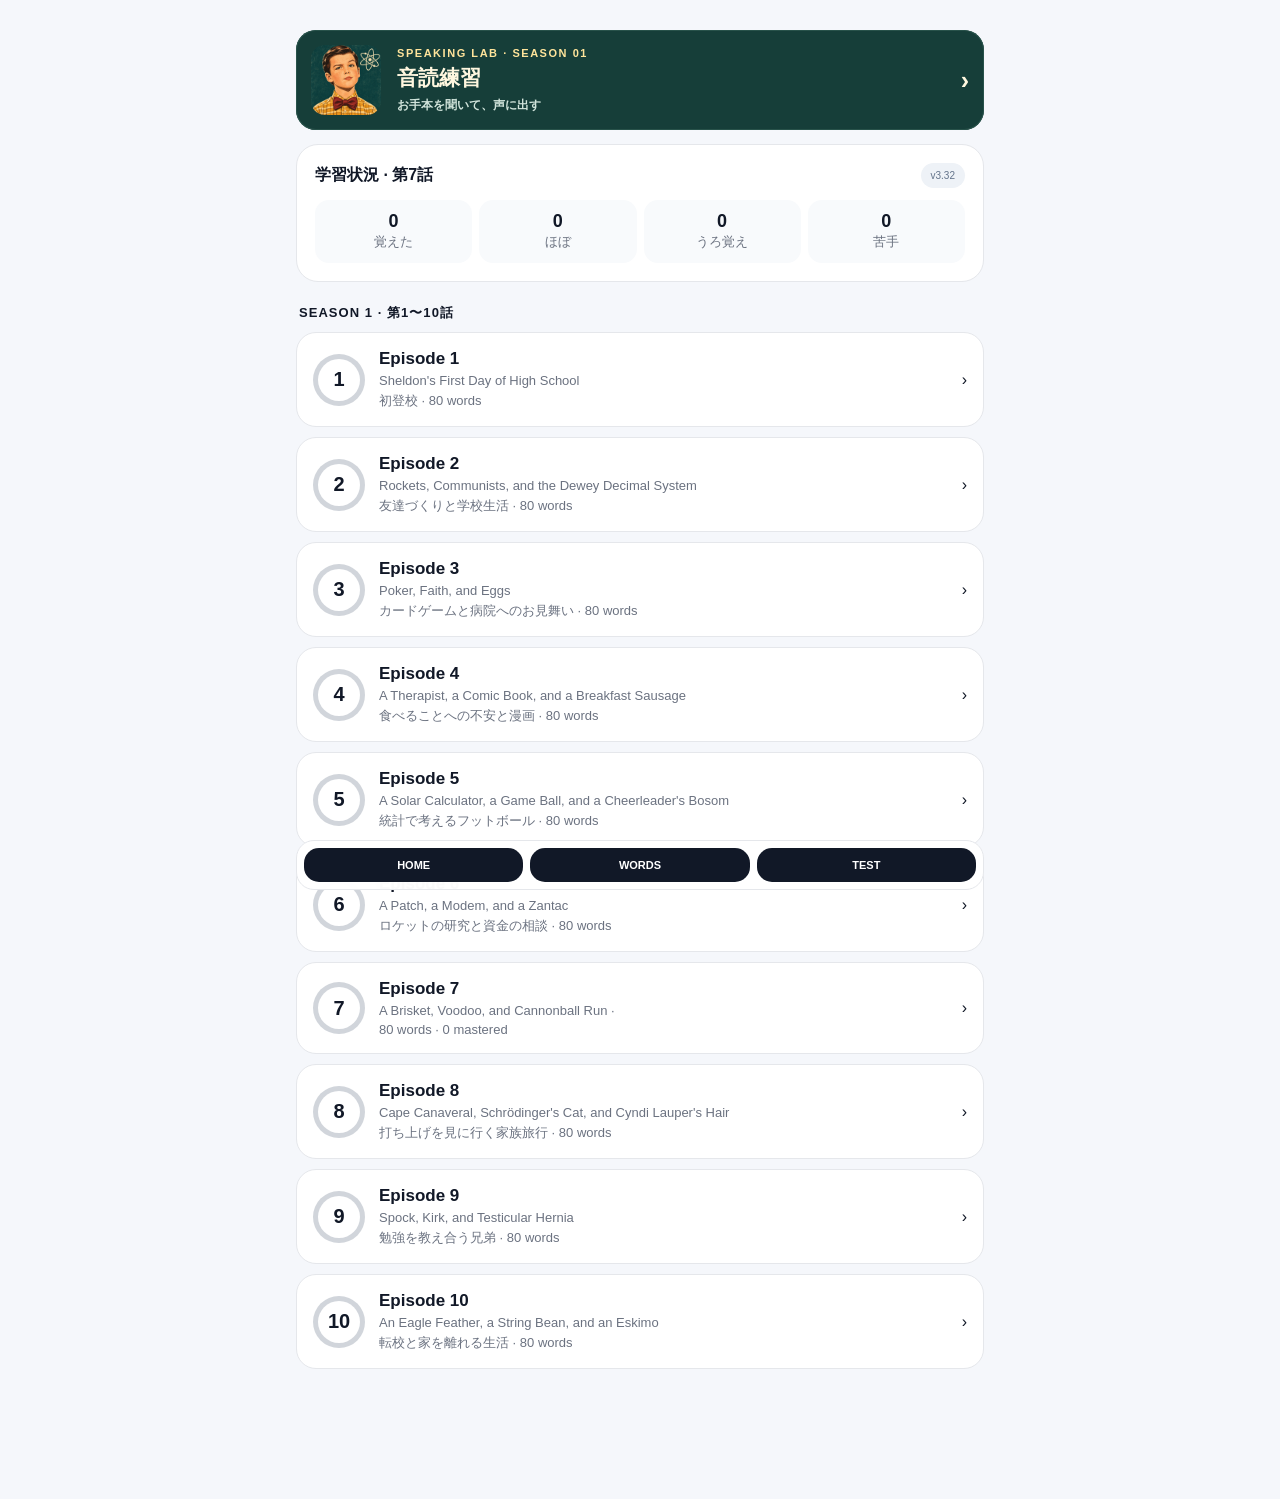
<file: episode-7/index.html>
<!doctype html><html lang="ja"><head><meta charset="utf-8"><meta name="viewport" content="width=device-width,initial-scale=1,viewport-fit=cover"><meta name="theme-color" content="#111827"><link rel="icon" type="image/png" sizes="48x48" href="../speaking/icons/sheldon-48.png"><link rel="apple-touch-icon" sizes="180x180" href="../speaking/icons/sheldon-180.png"><link rel="manifest" href="../manifest.webmanifest"><link rel="stylesheet" href="../speaking/practice.css"><title>Episode 7 · Young Sheldon English</title><style>:root{--bg:#f5f7fb;--card:#fff;--ink:#111827;--muted:#6b7280;--line:#e5e7eb;--accent:#111827;--good:#166534;--goodbg:#f0fdf4;--bad:#991b1b;--badbg:#fef2f2}*{box-sizing:border-box}body{margin:0;font-family:-apple-system,BlinkMacSystemFont,"Segoe UI",sans-serif;background:var(--bg);color:var(--ink)}main{max-width:720px;margin:auto;padding:20px 16px 120px}.hero{padding:16px 4px 10px}.eyebrow{font-size:12px;letter-spacing:.12em;color:var(--muted);font-weight:800}h1{font-size:30px;line-height:1.08;margin:7px 0}.sub,.small{color:var(--muted);font-size:13px;line-height:1.55}.card{background:#fff;border:1px solid var(--line);border-radius:22px;padding:18px;margin-top:14px}.row{display:flex;gap:10px;align-items:center;justify-content:space-between}.pill,.mastery{font-size:12px;background:#eef2f7;padding:7px 10px;border-radius:999px}.progress{height:9px;background:#e5e7eb;border-radius:99px;overflow:hidden;margin-top:12px}.progress>div{height:100%;background:var(--accent)}button{width:100%;border:0;border-radius:15px;padding:14px 16px;font-size:16px;font-weight:750;background:var(--accent);color:#fff;margin-top:10px}button.secondary{background:#eef2f7;color:var(--ink)}button.option{background:#fff;color:var(--ink);border:1.5px solid var(--line);text-align:left}button.option.correct{border-color:var(--good);color:var(--good);background:var(--goodbg)}button.option.wrong{border-color:var(--bad);color:var(--bad);background:var(--badbg)}.screen{display:none}.screen.active{display:block}.stats{display:grid;grid-template-columns:repeat(4,1fr);gap:7px;margin-top:12px}.stat{background:#f8fafc;border-radius:14px;padding:11px 5px;text-align:center}.stat b{display:block;font-size:18px}.season-title{font-size:13px;font-weight:850;letter-spacing:.08em;margin:22px 3px 8px}.episode{display:flex;align-items:center;gap:14px;padding:16px;background:#fff;border:1px solid var(--line);border-radius:20px;margin:10px 0;cursor:pointer}.episode-num,.set-num{width:52px;height:52px;border-radius:50%;display:grid;place-items:center;font-size:20px;font-weight:850;flex:none}.episode-num{border:5px solid #d1d5db}.set-num{position:relative;background:#d1d5db;padding:5px}.set-num::after{content:"";position:absolute;inset:5px;background:#fff;border-radius:50%;z-index:0}.set-num span{position:relative;z-index:1}.episode-info,.set-info{flex:1}.episode-info b,.set-info b{font-size:17px}.episode-info span,.set-info span{display:block;color:var(--muted);font-size:13px;margin-top:4px}.set-row{display:flex;align-items:center;gap:14px;padding:15px 3px;border-bottom:1px solid var(--line);cursor:pointer}.set-state{font-size:12px;padding:7px 9px;border-radius:10px;background:#f3f4f6}.today{background:linear-gradient(135deg,#111827,#374151);color:#fff}.today .small{color:#d1d5db}.today .version{background:#eef2f7;color:#64748b}.word{font-size:34px;font-weight:850;margin:8px 0}.pron{color:var(--muted);font-size:13px}.meaning{font-size:19px;font-weight:750;margin-top:12px}.detail-label{font-size:16px;font-weight:850;margin-top:22px;padding-top:18px;border-top:1px solid var(--line)}.learn-row{margin:8px 0}.tag{display:inline-block;min-width:28px;text-align:center;border-radius:6px;padding:1px 5px;margin-right:7px;font-size:12px;font-weight:800;background:#eef2f7;color:#64748b}.tag[data-tag="名"]{background:#eff6ff;color:#3b82f6}.tag[data-tag="動"]{background:#f0fdf4;color:#22c55e}.tag[data-tag="形"]{background:#fff7ed;color:#f59e0b}.tag[data-tag="副"]{background:#faf5ff;color:#a855f7}.tag[data-tag="対"]{background:#fef2f2;color:#ef4444}.tag[data-tag="類"]{background:#ecfeff;color:#0891b2}.tag[data-tag="関"]{background:#f8fafc;color:#64748b}.tag[data-tag="句"]{background:#fdf4ff;color:#c026d3}.tag[data-tag="接頭"]{background:#f5f3ff;color:#7c3aed}.speakable{cursor:pointer;-webkit-tap-highlight-color:transparent}.example,.usage{padding:14px;background:#f8fafc;border-radius:14px;margin-top:12px;line-height:1.5}.example-text{font-size:17px;font-weight:750}.example-ja,.usage span{display:block;color:var(--muted);font-size:14px;margin-top:6px}.mastery[data-level="苦手"]{color:#16a34a;font-weight:800}.mastery[data-level="うろ覚え"]{color:#ca8a04;font-weight:800}.mastery[data-level="ほぼ覚えた"]{color:#2563eb;font-weight:800}.mastery[data-level="覚えた"]{color:#166534;font-weight:800}.mastery-grid,.choice-grid{display:grid;grid-template-columns:repeat(2,1fr);gap:8px;margin-top:12px}.mastery-grid button,.choice-grid button{margin:0;background:#f3f4f6;color:var(--ink);font-size:13px}.mastery-grid button.active,.choice-grid button.active{background:var(--accent);color:#fff}.answer-note{margin-top:12px;padding:14px;border-radius:14px}.answer-note.wrong{background:var(--badbg);color:var(--bad)}.answer-note.correct{background:var(--goodbg);color:var(--good)}.hidden{display:none!important}.list-item{padding:14px 0;border-bottom:1px solid var(--line);cursor:pointer}.list-word{font-size:18px;font-weight:800}.list-meaning{font-size:13px;color:var(--muted);margin-top:3px}.tap-hint{font-size:11px;color:var(--muted);font-weight:600}.review-details{margin-top:14px;border-top:1px solid var(--line);padding-top:12px}.review-details summary{cursor:pointer;font-size:13px;font-weight:750;color:var(--muted)}.back{width:auto;margin:0;background:#eef2f7;color:var(--ink)}nav{position:fixed;z-index:20;left:50%;transform:translateX(-50%);bottom:max(10px,env(safe-area-inset-bottom));width:min(calc(100% - 32px),688px);display:grid;grid-template-columns:repeat(3,1fr);gap:7px;background:rgba(255,255,255,.95);backdrop-filter:blur(12px);padding:7px;border:1px solid var(--line);border-radius:18px}nav button{margin:0;padding:11px 2px;font-size:11px}.fixed-next{position:fixed;z-index:30;right:max(22px,calc((100vw - 720px)/2 + 22px));bottom:calc(max(10px,env(safe-area-inset-bottom)) + 68px);width:auto;min-width:140px;box-shadow:0 8px 25px #11182733}</style></head><body><main><section id="home" class="screen active"><div class="card today"><div class="row"><b>TODAY</b><span class="pill version">v3.30</span></div><h2 style="margin-bottom:4px">今日の10語</h2><div class="small" id="todayMix"></div><button style="background:#fff;color:#111827" onclick="startToday()">今日の学習を始める</button></div><div class="card"><b>学習状況</b><div class="stats"><div class="stat"><b id="knownStat">0</b><span class="small">覚えた</span></div><div class="stat"><b id="almostStat">0</b><span class="small">ほぼ</span></div><div class="stat"><b id="fuzzyStat">0</b><span class="small">うろ覚え</span></div><div class="stat"><b id="weakStat">0</b><span class="small">苦手</span></div></div></div><div class="season-title">SEASON 1</div><div class="episode" onclick="openEpisode()"><div class="episode-num">7</div><div class="episode-info"><b>Episode 7</b><span>A Brisket, Voodoo, and Cannonball Run · <span id="epMeta"></span></span></div><span>›</span></div></section><section id="episode" class="screen"><button class="back" onclick="show('home')">← SEASON 1</button><div class="card"><div class="row"><div><div class="small">SEASON 1</div><h2 style="margin:3px 0">Episode 7</h2><div class="small" style="font-size:15px">A Brisket, Voodoo, and Cannonball Run</div></div><span class="pill" id="epWordCount"></span></div><div class="progress"><div id="epProgress"></div></div><p class="small" id="epProgressText"></p><button onclick="startCurrentSet()">つづきから</button><button class="secondary" onclick="showList()">全単語を見る</button></div><div class="card"><b>単語セット</b><div id="setList"></div></div><div class="card"><b>復習テスト</b><p class="small">苦手な単語を優先して出題します。</p><button onclick="show('settings')">テストする</button></div></section><section id="settings" class="screen"><button class="back" onclick="openEpisode()">← Episode 7</button><div class="card"><h2>テスト設定</h2><div class="detail-label" style="border:0;margin-top:0;padding-top:0">問題数</div><div class="choice-grid" id="countChoices"></div><button onclick="startQuiz()">テストを始める</button></div></section><section id="learn" class="screen"><button class="back" onclick="exitStudy()">← 戻る</button><div class="card"><div class="row"><span class="pill" id="counter"></span><span class="mastery" id="learnMastery"></span></div><div class="word" id="word" onclick="speakText(currentLearnWord().w)"></div><div class="pron" id="pron"></div><div class="meaning" id="meaning"></div><div id="learnRelated"></div><div class="example" id="example" onclick="speakText(currentLearnWord().e)"></div><div class="detail-label">習熟度</div><div class="mastery-grid" id="learnMasteryButtons"></div><button id="nextBtn" class="fixed-next" onclick="nextWord()">次へ</button></div></section><section id="list" class="screen"><button class="back" onclick="openEpisode()">← Episode 7</button><div class="card"><div class="row"><b>Episode 7 単語一覧</b><span class="pill" id="listCount"></span></div><div id="wordList"></div></div></section><section id="quiz" class="screen"><div class="card"><div class="row"><b>Quick Test</b><span class="pill" id="quizCount"></span></div><div class="word" id="quizWord" onclick="speakText(quizWords[qidx].w)"></div><div class="tap-hint">単語をタップで発音</div><div id="options"></div><div id="answerNote" class="answer-note hidden"></div><div id="feedback" class="example hidden"></div><button id="quizNext" class="fixed-next hidden" onclick="nextQuiz()">次の問題</button></div></section><section id="review" class="screen"><div class="card"><div class="small">TEST RESULT</div><h2>今回の結果</h2><div class="stats" style="grid-template-columns:repeat(2,1fr)"><div class="stat"><b id="scoreStat">0%</b><span class="small">正答率</span></div><div class="stat"><b id="wrongCount">0</b><span class="small">間違い</span></div></div><div id="reviewWordLists"></div><button id="retestWrongBtn" onclick="startWrongRetest()"></button><button class="secondary" id="reviewBackBtn" onclick="openEpisode()">Episode 7へ戻る</button></div></section><nav id="mainNav"><button onclick="show('home')">HOME</button><button onclick="showList()">WORDS</button><button onclick="show('settings')">TEST</button></nav></main><script>window.YS_EPISODE={"number":7,"title":"A Brisket, Voodoo, and Cannonball Run","words":[{"w":"recipe","p":"/ˈresəpi/","m":"レシピ","d":"レシピ","learn":[],"u":["follow a recipe","レシピに従う"],"e":"Can I have the recipe for this sauce?","j":"このソースのレシピをもらえる？","forms":[]},{"w":"share","p":"/ʃer/","m":"分け合う","d":"分け合う","learn":[],"u":["share a meal","一緒に食事をする"],"e":"Want to share this last slice?","j":"最後の一切れを半分にしない？","forms":[]},{"w":"piece","p":"/piːs/","m":"ひと切れ・一片","d":"ひと切れ・一片","learn":[],"u":["a piece of meat","肉のひと切れ"],"e":"Would you like another piece of beef?","j":"お肉をもう一切れいかが？","forms":[]},{"w":"instructions","p":"/ɪnˈstrʌkʃənz/","m":"手順・指示","d":"手順・指示","learn":[],"u":["follow the instructions","指示に従う"],"e":"I followed the instructions on the box.","j":"箱に書いてある手順どおりにやったよ。","forms":[]},{"w":"handle","p":"/ˈhændəl/","m":"対処する・扱う","d":"対処する・扱う","learn":[],"u":["handle a problem","問題に対処する"],"e":"I can handle dinner if you set the table.","j":"食卓を整えてくれたら夕飯は私が作るよ。","forms":[]},{"w":"agree","p":"/əˈɡriː/","m":"同意する","d":"同意する","learn":[],"u":["agree on a plan","計画について合意する"],"e":"Can we agree on a time for dinner?","j":"夕食の時間を一緒に決めない？","forms":[]},{"w":"promise","p":"/ˈprɑːmɪs/","m":"約束","d":"約束","learn":[],"u":["keep a promise","約束を守る"],"e":"I made a promise to call her on Sunday.","j":"日曜に電話するって彼女に約束したんだ。","forms":[]},{"w":"stubborn","p":"/ˈstʌbərn/","m":"頑固な","d":"頑固な","learn":[],"u":["a stubborn person","頑固な人"],"e":"I can be stubborn about my cooking.","j":"料理のことでは頑固になることがある。","forms":[]},{"w":"regular","p":"/ˈreɡjələr/","m":"いつもの・通常の","d":"いつもの・通常の","learn":[],"u":["the regular price","通常の価格"],"e":"Do you want regular coffee or decaf?","j":"普通のコーヒーとカフェインレス、どっちにする？","forms":[]},{"w":"flame","p":"/fleɪm/","m":"炎","d":"炎","learn":[],"u":["a low flame","弱火"],"e":"Keep the flame low for now.","j":"今は弱火にしておいて。","forms":[]},{"w":"grind","p":"/ɡraɪnd/","m":"ひく・すりつぶす","d":"ひく・すりつぶす","learn":[],"u":["grind coffee beans","コーヒー豆をひく"],"e":"I grind the spices right before I cook.","j":"料理する直前にスパイスをひくんだ。","forms":[]},{"w":"teaspoon","p":"/ˈtiːspuːn/","m":"小さじ","d":"小さじ","learn":[],"u":["half a teaspoon","小さじ半分"],"e":"Start with a teaspoon of sugar.","j":"まず砂糖を小さじ1杯入れて。","forms":[]},{"w":"tablespoon","p":"/ˈteɪbəlspuːn/","m":"大さじ","d":"大さじ","learn":[["語形","tablespoons","この回で使われた形"]],"u":["a tablespoon of oil","大さじ1杯の油"],"e":"Add a tablespoon of oil to the pan.","j":"フライパンに油を大さじ1杯入れて。","forms":["tablespoons"]},{"w":"picnic","p":"/ˈpɪknɪk/","m":"ピクニック","d":"ピクニック","learn":[],"u":["pack a picnic","ピクニック用の食事を用意する"],"e":"Let's have a picnic by the lake.","j":"湖のほとりでピクニックをしよう。","forms":[]},{"w":"soggy","p":"/ˈsɑːɡi/","m":"水気でふやけた","d":"水気でふやけた","learn":[],"u":["soggy bread","水気でふやけたパン"],"e":"The bread got soggy in my bag.","j":"かばんの中でパンが水っぽくなった。","forms":[]},{"w":"quit","p":"/kwɪt/","m":"やめる","d":"やめる","learn":[],"u":["quit a job","仕事を辞める"],"e":"I'm not ready to quit just yet.","j":"まだやめるつもりはないよ。","forms":[]},{"w":"feud","p":"/fjuːd/","m":"長引く争い","d":"長引く争い","learn":[],"u":["a family feud","家族間の争い"],"e":"What started the feud between them?","j":"二人が争うようになったきっかけは何？","forms":[]},{"w":"divorce","p":"/dɪˈvɔːrs/","m":"離婚","d":"離婚","learn":[],"u":["get a divorce","離婚する"],"e":"They stayed friends after the divorce.","j":"二人は離婚したあとも友達のままだった。","forms":[]},{"w":"rarely","p":"/ˈrerli/","m":"めったに〜しない","d":"めったに〜しない","learn":[],"u":["rarely eat out","めったに外食しない"],"e":"We rarely have time to cook together.","j":"一緒に料理する時間はめったにない。","forms":[]},{"w":"impossible","p":"/ɪmˈpɑːsəbəl/","m":"不可能な","d":"不可能な","learn":[],"u":["almost impossible","ほぼ不可能な"],"e":"It's almost impossible to find that spice here.","j":"そのスパイスはここではまず見つからない。","forms":[]},{"w":"jealous","p":"/ˈdʒeləs/","m":"嫉妬している","d":"嫉妬している","learn":[],"u":["jealous of a friend","友人をうらやんでいる"],"e":"I'm a little jealous of your cooking skills.","j":"君の料理の腕がちょっとうらやましい。","forms":[]},{"w":"kitchen","p":"/ˈkɪtʃən/","m":"台所","d":"台所","learn":[],"u":["the kitchen counter","台所の調理台"],"e":"There's room for two in this kitchen.","j":"この台所なら二人で料理できるよ。","forms":[]},{"w":"quest","p":"/kwest/","m":"探求・追求","d":"探求・追求","learn":[],"u":["a quest for knowledge","知識の探求"],"e":"Her quest for knowledge took her to many countries.","j":"知識の探求に導かれ、彼女は多くの国を訪れました。","forms":[]},{"w":"opportunity","p":"/ˌɑːpərˈtuːnəti/","m":"機会","d":"機会","learn":[],"u":["take an opportunity","機会を生かす"],"e":"Thanks for giving me this opportunity.","j":"この機会をくださりありがとうございます。","forms":[]},{"w":"struggle","p":"/ˈstrʌɡəl/","m":"苦戦する","d":"苦戦する","learn":[["語形","struggling","この回で使われた形"]],"u":["struggle with algebra","代数に苦戦する"],"e":"I struggle with the last question every time.","j":"いつも最後の問題で苦戦する。","forms":["struggling"]},{"w":"steal","p":"/stiːl/","m":"盗む","d":"盗む","learn":[],"u":["steal a bike","自転車を盗む"],"e":"Someone tried to steal my bike.","j":"誰かが私の自転車を盗もうとした。","forms":[]},{"w":"apply","p":"/əˈplaɪ/","m":"応用する","d":"応用する","learn":[["語形","applied","この回で使われた形"]],"u":["apply a rule","規則を適用する"],"e":"How can we apply that idea in practice?","j":"その考えを練習にどう応用できる？","forms":["applied"]},{"w":"bluff","p":"/blʌf/","m":"はったりをかける","d":"はったりをかける","learn":[["語形","bluffing","この回で使われた形"]],"u":["try to bluff","はったりをかけてみる"],"e":"It's hard to bluff when you keep smiling.","j":"ずっと笑っていたら、はったりをかけるのは難しいよ。","forms":["bluffing"]},{"w":"admit","p":"/ədˈmɪt/","m":"認める","d":"認める","learn":[["語形","admits","この回で使われた形"]],"u":["admit a mistake","間違いを認める"],"e":"I'll admit I was nervous.","j":"緊張していたことは認めるよ。","forms":["admits"]},{"w":"fault","p":"/fɔːlt/","m":"責任・落ち度","d":"責任・落ち度","learn":[],"u":["my fault","私の落ち度"],"e":"The missing file was my fault, so I restored it.","j":"ファイルがなくなったのは私のミスなので、復元しました。","forms":[]},{"w":"quarter","p":"/ˈkwɔːrtər/","m":"25セント硬貨","d":"25セント硬貨","learn":[],"u":["a shiny quarter","ぴかぴかの25セント硬貨"],"e":"Do you have a quarter for the machine?","j":"機械に入れる25セント硬貨を持ってる？","forms":[]},{"w":"prepare","p":"/prɪˈper/","m":"準備する","d":"準備する","learn":[["語形","prepared","この回で使われた形"]],"u":["prepare a meal","食事を用意する"],"e":"I prepare my bag before going to bed.","j":"寝る前にかばんの準備をします。","forms":["prepared"]},{"w":"person","p":"/ˈpɝːsən/","m":"人","d":"人","learn":[],"u":["the right person","適任者"],"e":"Who's the best person to ask?","j":"誰に聞くのが一番いい？","forms":[]},{"w":"learn","p":"/lɝːn/","m":"学ぶ","d":"学ぶ","learn":[["語形","learned","この回で使われた形"]],"u":["learn from a mistake","失敗から学ぶ"],"e":"I'd like to learn how to do that.","j":"そのやり方を覚えたいな。","forms":["learned"]},{"w":"secret","p":"/ˈsiːkrɪt/","m":"秘密","d":"秘密","learn":[],"u":["keep a secret","秘密を守る"],"e":"What's the secret to getting it right?","j":"うまくいく秘訣は何？","forms":[]},{"w":"care","p":"/ker/","m":"気にかける","d":"気にかける","learn":[],"u":["care about the result","結果を気にする"],"e":"I care about what you think.","j":"君がどう思うかを大事にしているよ。","forms":[]},{"w":"seat","p":"/siːt/","m":"座席","d":"座席","learn":[],"u":["take a seat","席に座る"],"e":"Is the seat next to you free?","j":"隣の席は空いてますか？","forms":[]},{"w":"fact","p":"/fækt/","m":"事実","d":"事実","learn":[],"u":["check the facts","事実を確認する"],"e":"How can we check that fact?","j":"その事実はどうやって確かめられる？","forms":[]},{"w":"morning","p":"/ˈmɔːrnɪŋ/","m":"朝","d":"朝","learn":[],"u":["early in the morning","朝早く"],"e":"What time do you leave in the morning?","j":"朝は何時に家を出るの？","forms":[]},{"w":"wait","p":"/weɪt/","m":"待つ","d":"待つ","learn":[["語形","waiting","この回で使われた形"]],"u":["wait in line","列に並んで待つ"],"e":"Can you wait by the entrance?","j":"入り口で待ってくれる？","forms":["waiting"]},{"w":"schedule","p":"/ˈskedʒuːl/","m":"予定・日程","d":"予定・日程","learn":[],"u":["a busy schedule","忙しい日程"],"e":"What's your schedule like this weekend?","j":"今週末の予定はどんな感じ？","forms":[]},{"w":"peace","p":"/piːs/","m":"平穏・和解","d":"平穏・和解","learn":[],"u":["make peace","仲直りする"],"e":"I want to make peace with my brother.","j":"兄と仲直りしたいんだ。","forms":[]},{"w":"bring","p":"/brɪŋ/","m":"持ってくる","d":"持ってくる","learn":[["語形","bringing","この回で使われた形"],["語形","brought","この回で使われた形"]],"u":["bring a dish","料理を一品持ってくる"],"e":"Should I bring something to the picnic?","j":"ピクニックに何か持っていこうか？","forms":["bringing","brought"]},{"w":"step","p":"/step/","m":"手順の一段階","d":"手順の一段階","learn":[],"u":["the next step","次の手順"],"e":"What's the next step after this?","j":"このあとの手順は何？","forms":[]},{"w":"complain","p":"/kəmˈpleɪn/","m":"不満を言う","d":"不満を言う","learn":[["語形","complaining","この回で使われた形"]],"u":["complain about the noise","騒音について不満を言う"],"e":"I don't want to complain about the food.","j":"料理に文句を言いたくはない。","forms":["complaining"]},{"w":"spice","p":"/spaɪs/","m":"香辛料","d":"香辛料","learn":[],"u":["a mild spice","刺激の弱い香辛料"],"e":"Which spice gives this soup its flavor?","j":"このスープの風味はどのスパイスから来てるの？","forms":[]},{"w":"sugar","p":"/ˈʃʊɡər/","m":"砂糖","d":"砂糖","learn":[],"u":["add some sugar","砂糖を少し加える"],"e":"Could you pass the sugar?","j":"砂糖を取ってくれる？","forms":[]},{"w":"brisket","p":"/ˈbrɪskɪt/","m":"牛などの胸肉","d":"牛などの胸肉","learn":[],"u":["slow-cooked brisket","じっくり加熱した牛の胸肉"],"e":"How long do you cook the brisket?","j":"牛の胸肉はどのくらい火を通すの？","forms":[]},{"w":"beef","p":"/biːf/","m":"牛肉","d":"牛肉","learn":[],"u":["roast beef","ローストビーフ"],"e":"Would you prefer chicken or beef?","j":"鶏肉と牛肉ならどちらがいい？","forms":[]},{"w":"tenderness","p":"/ˈtendərnəs/","m":"柔らかさ","d":"柔らかさ","learn":[],"u":["the tenderness of the meat","肉の柔らかさ"],"e":"Slow cooking gives the meat its tenderness.","j":"じっくり火を通すと肉が柔らかくなる。","forms":[]},{"w":"way","p":"/weɪ/","m":"方法・道","d":"方法・道","learn":[],"u":["on the way home","帰り道に"],"e":"Is there an easier way to remember it?","j":"もっと簡単な覚え方はある？","forms":[]},{"w":"again","p":"/əˈɡen/","m":"もう一度","d":"もう一度","learn":[],"u":["try again","もう一度試す"],"e":"Could you say your name again?","j":"お名前をもう一度お願いできますか？","forms":[]},{"w":"fine","p":"/faɪn/","m":"問題ない・元気な","d":"問題ない・元気な","learn":[],"u":["feel fine","体調に問題がない"],"e":"I'm fine with either date.","j":"私はどちらの日程でも大丈夫。","forms":[]},{"w":"hold","p":"/hoʊld/","m":"持って支える","d":"持って支える","learn":[["語形","held","この回で使われた形"]],"u":["hold the door open","ドアを開けて押さえておく"],"e":"Could you hold this for a second?","j":"ちょっとこれを持っててくれる？","forms":["held"]},{"w":"work","p":"/wɝːk/","m":"うまく機能する","d":"うまく機能する","learn":[],"u":["work as planned","計画どおりに機能する"],"e":"Does this button still work?","j":"このボタンはまだ使える？","forms":[]},{"w":"ahead","p":"/əˈhed/","m":"前方に","d":"前方に","learn":[],"u":["straight ahead","まっすぐ前に"],"e":"The bus stop is just ahead.","j":"バス停はすぐこの先です。","forms":[]},{"w":"finish","p":"/ˈfɪnɪʃ/","m":"終える","d":"終える","learn":[],"u":["finish on time","時間どおりに終える"],"e":"Let me finish this page first.","j":"先にこのページを終わらせて。","forms":[]},{"w":"happen","p":"/ˈhæpən/","m":"起こる","d":"起こる","learn":[["語形","happening","この回で使われた形"]],"u":["happen by chance","偶然起こる"],"e":"What do you think will happen next?","j":"次に何が起きると思う？","forms":["happening"]},{"w":"idea","p":"/aɪˈdiːə/","m":"考え・アイデア","d":"考え・アイデア","learn":[],"u":["suggest an idea","考えを提案する"],"e":"I've got an idea for our next project.","j":"次の企画で一つアイデアがあるんだ。","forms":[]},{"w":"problem","p":"/ˈprɑːbləm/","m":"問題・困り事","d":"問題・困り事","learn":[],"u":["solve a problem","問題を解決する"],"e":"What's the biggest problem right now?","j":"今一番困っているのは何？","forms":[]},{"w":"extract","p":"/ˈekstrækt/","m":"抽出液・エッセンス","d":"抽出液・エッセンス","learn":[],"u":["vanilla extract","バニラエッセンス"],"e":"Can we use vanilla extract instead?","j":"代わりにバニラエッセンスを使える？","forms":[]},{"w":"smoked","p":"/smoʊkt/","m":"燻製にした","d":"燻製にした","learn":[],"u":["smoked meat","燻製肉"],"e":"Have you tried the smoked cheese?","j":"そのスモークチーズは食べたことある？","forms":[]},{"w":"medium","p":"/ˈmiːdiəm/","m":"中程度の","d":"中程度の","learn":[],"u":["over medium heat","中火で"],"e":"Cook it over medium heat.","j":"中火で調理して。","forms":[]},{"w":"treat","p":"/triːt/","m":"扱う","d":"扱う","learn":[["語形","treated","この回で使われた形"],["語形","treating","この回で使われた形"]],"u":["treat someone kindly","人に親切に接する"],"e":"Please treat these old pans with care.","j":"この古い鍋は大事に扱ってね。","forms":["treated","treating"]},{"w":"sudden","p":"/ˈsʌdən/","m":"突然の","d":"突然の","learn":[],"u":["a sudden change","突然の変化"],"e":"There was a sudden change of plans.","j":"急に予定が変わった。","forms":[]},{"w":"written","p":"/ˈrɪtən/","m":"書かれた","d":"書かれた","learn":[],"u":["written instructions","書面による手順"],"e":"Do you have written instructions?","j":"書面の手順はありますか？","forms":[]},{"w":"struggling","p":"/ˈstrʌɡəlɪŋ/","m":"苦戦している","d":"苦戦している","learn":[],"u":["a struggling student","勉強で苦戦している生徒"],"e":"The struggling cook asked a friend for help.","j":"苦戦していた料理人は友達に助けを求めた。","forms":[]},{"w":"perfect","p":"/ˈpɝːfɪkt/","m":"申し分のない","d":"申し分のない","learn":[],"u":["a perfect match","ぴったりの組み合わせ"],"e":"This would be perfect for the picnic.","j":"これならピクニックにぴったりだね。","forms":[]},{"w":"room","p":"/ruːm/","m":"部屋","d":"部屋","learn":[],"u":["a room upstairs","上の階にある部屋"],"e":"Which room are we using today?","j":"今日はどの部屋を使いますか？","forms":[]},{"w":"tomorrow","p":"/təˈmɑːroʊ/","m":"明日","d":"明日","learn":[],"u":["tomorrow morning","明日の朝"],"e":"What's the plan for tomorrow?","j":"明日の予定はどうなってる？","forms":[]},{"w":"use","p":"/juːz/","m":"使う","d":"使う","learn":[["語形","used","この回で使われた形"]],"u":["use a map","地図を使う"],"e":"Which entrance should we use today?","j":"今日はどの入り口を使えばいい？","forms":["used"]},{"w":"worry","p":"/ˈwɝːi/","m":"心配する","d":"心配する","learn":[],"u":["worry about tomorrow","明日のことを心配する"],"e":"I worry when I don't hear from you.","j":"連絡がないと心配になるよ。","forms":[]},{"w":"time","p":"/taɪm/","m":"時間","d":"時間","learn":[],"u":["save time","時間を節約する"],"e":"Do we have time for one more question?","j":"もう一問聞ける時間はありますか？","forms":[]},{"w":"need","p":"/niːd/","m":"必要とする","d":"必要とする","learn":[["語形","needed","この回で使われた形"]],"u":["need a break","休憩が必要だ"],"e":"Do you need a ride home?","j":"家まで送ろうか？","forms":["needed"]},{"w":"still","p":"/stɪl/","m":"まだ・今も","d":"まだ・今も","learn":[],"u":["still at work","まだ仕事中で"],"e":"Do you still have the map?","j":"地図はまだ持ってる？","forms":[]},{"w":"try","p":"/traɪ/","m":"試す","d":"試す","learn":[["語形","tried","この回で使われた形"]],"u":["try again","もう一度試す"],"e":"Can I try that one more time?","j":"もう一度試してもいい？","forms":["tried"]},{"w":"drive","p":"/draɪv/","m":"運転する","d":"運転する","learn":[],"u":["drive home","車で家に帰る"],"e":"Who's going to drive on the way back?","j":"帰りは誰が運転する？","forms":[]},{"w":"keep","p":"/kiːp/","m":"保つ・取っておく","d":"保つ・取っておく","learn":[],"u":["keep a copy","コピーを取っておく"],"e":"Can I keep this copy?","j":"このコピーをもらっておいてもいい？","forms":[]},{"w":"maybe","p":"/ˈmeɪbi/","m":"ひょっとすると","d":"ひょっとすると","learn":[],"u":["maybe next time","また今度かもしれない"],"e":"Maybe we should ask someone for directions.","j":"誰かに道を聞いたほうがいいかも。","forms":[]},{"w":"minute","p":"/ˈmɪnɪt/","m":"分・ちょっとの間","d":"分・ちょっとの間","learn":[],"u":["in a minute","すぐに"],"e":"Do you have a minute to talk?","j":"少し話せる時間ある？","forms":[]}],"tiers":{"core":["recipe","share","piece","instructions","handle","agree","promise","stubborn","regular","flame","grind","teaspoon","tablespoon","picnic","soggy","quit","feud","divorce","rarely","impossible","jealous","kitchen","quest","opportunity","struggle","steal","apply","bluff","admit","fault","quarter","prepare","person","learn","secret","care","seat","fact","morning","wait"],"plus":["schedule","peace","bring","step","complain","spice","sugar","brisket","beef","tenderness","way","again","fine","hold","work","ahead","finish","happen","idea","problem"],"extra":["extract","smoked","medium","treat","sudden","written","struggling","perfect","room","tomorrow","use","worry","time","need","still","try","drive","keep","maybe","minute"]},"groups":{"noun":["recipe","piece","instructions","promise","flame","teaspoon","tablespoon","picnic","feud","divorce","kitchen","quest","opportunity","fault","quarter","person","secret","seat","fact","morning","schedule","peace","step","spice","sugar","brisket","beef","tenderness","way","idea","problem","extract","room","tomorrow","time","minute"],"verb":["share","handle","agree","grind","quit","struggle","steal","apply","bluff","admit","prepare","learn","care","wait","bring","complain","hold","work","finish","happen","treat","use","worry","need","try","drive","keep"],"modifier":["stubborn","regular","soggy","rarely","impossible","jealous","again","fine","ahead","smoked","medium","sudden","written","struggling","perfect","still","maybe"]},"hits":{},"source":"https://www.springfieldspringfield.co.uk/view_episode_scripts.php?episode=s01e07&tv-show=young-sheldon-2017","exampleType":"original"};</script><script>const W=(w,p,m,d,r,u,e,j)=>({w,p,m,d,learn:r,u,e,j});const words=window.YS_EPISODE.words;const SET_SIZE=10;let state=JSON.parse(localStorage.getItem('ys-state-s01e07')||'{}');state.learned=state.learned||[];state.wrong=state.wrong||[];state.mastery=state.mastery||{};state.quizCount=state.quizCount||10;state.unlockedSet=state.unlockedSet||1;let idx=0,qidx=0,score=0,studyWords=[],quizWords=[],currentWrong=[],studyMode='set',questionAnswered=false,quizMode='normal';function save(){localStorage.setItem('ys-state-s01e07',JSON.stringify(state));updateStats()}function show(id){document.querySelectorAll('.screen').forEach(x=>x.classList.remove('active'));document.getElementById(id).classList.add('active');let n=document.getElementById('mainNav');if(n)n.classList.toggle('hidden',id==='learn'||id==='quiz');window.scrollTo(0,0);updateStats()}function masteryOf(w){return state.mastery[w]||(state.wrong.includes(w)?'苦手':'未学習')}function mastered(x){return ['ほぼ覚えた','覚えた'].includes(masteryOf(x.w))}function rank(w){return {'苦手':0,'うろ覚え':1,'未学習':2,'ほぼ覚えた':3,'覚えた':4}[masteryOf(w)]}function syncUnlock(){state.unlockedSet=Math.ceil(words.length/SET_SIZE)}function setMasteryWord(w,l){state.mastery[w]=l;if(l==='苦手'){if(!state.wrong.includes(w))state.wrong.push(w)}else state.wrong=state.wrong.filter(v=>v!==w);syncUnlock();save()}function promote(w){let n=masteryOf(w);if(n!=='覚えた')state.mastery[w]=n==='ほぼ覚えた'?'覚えた':'ほぼ覚えた';state.wrong=state.wrong.filter(v=>v!==w);syncUnlock()}function speakText(t){if(!('speechSynthesis'in window))return;speechSynthesis.cancel();let u=new SpeechSynthesisUtterance(t);u.lang='en-US';u.rate=.96;speechSynthesis.speak(u)}function relatedHTML(x){return x.learn.map(a=>'<div class="learn-row"><span class="tag" data-tag="'+a[0]+'">'+a[0]+'</span><b class="speakable" onclick="speakText(\''+a[1].replace(/'/g,"\\'")+'\')">'+a[1]+'</b>　'+a[2]+'</div>').join('')+'<div class="usage speakable" onclick="speakText(\''+x.u[0].replace(/'/g,"\\'")+'\')"><b>'+x.u[0]+'</b><span>'+x.u[1]+'</span></div>'}function setRing(chunk){let colors={'苦手':'#D79A91','うろ覚え':'#D6BC72','ほぼ覚えた':'#8FA3B8','覚えた':'#86B99A','未学習':'#D1D5DB'},order=['覚えた','ほぼ覚えた','うろ覚え','苦手','未学習'],total=chunk.length,start=0,parts=[];order.forEach(l=>{let n=chunk.filter(x=>masteryOf(x.w)===l).length;if(!n)return;let end=start+n/total*360;parts.push(colors[l]+' '+start+'deg '+end+'deg');start=end});return 'conic-gradient('+parts.join(',')+')'}function openEpisode(){syncUnlock();let sets=Math.ceil(words.length/SET_SIZE),m=words.filter(mastered).length;epWordCount.textContent=words.length+' words';epProgress.style.width=(m/words.length*100)+'%';epProgressText.textContent=m+' / '+words.length+'語 習得';let html='';for(let i=1;i<=sets;i++){let chunk=words.slice((i-1)*SET_SIZE,i*SET_SIZE),done=chunk.filter(mastered).length,ring=setRing(chunk);html+='<div class="set-row" onclick="startSet('+i+')"><div class="set-num" style="background:'+ring+'"><span>'+i+'</span></div><div class="set-info"><b>SET '+i+'</b><span>'+done+' / '+chunk.length+'語 習得</span></div><div class="set-state">'+(done===chunk.length?'✓':'›')+'</div></div>'}setList.innerHTML=html;show('episode')}function currentSetNo(){for(let i=1;i<=Math.ceil(words.length/SET_SIZE);i++){let c=words.slice((i-1)*SET_SIZE,i*SET_SIZE);if(c.some(x=>!mastered(x)))return i}return Math.ceil(words.length/SET_SIZE)}function startCurrentSet(){beginSetStudy(currentSetNo())}function beginSetStudy(n){studyWords=words.slice((n-1)*SET_SIZE,n*SET_SIZE);idx=0;studyMode='set';show('learn');renderWord();speakText(studyWords[0].w)}function startSet(n){beginSetStudy(n)}function todayWords(){syncUnlock();let available=words.slice(0,state.unlockedSet*SET_SIZE),priority={'苦手':0,'うろ覚え':1,'未学習':2,'ほぼ覚えた':3,'覚えた':4},sorted=[...available].sort((a,b)=>priority[masteryOf(a.w)]-priority[masteryOf(b.w)]);return sorted.slice(0,Math.min(10,sorted.length))}function startToday(){studyWords=todayWords();idx=0;studyMode='today';show('learn');renderWord();speakText(studyWords[0].w)}function startWrongRetest(){let retry=words.filter(x=>currentWrong.includes(x.w));if(!retry.length){alert('今回のテストで間違えた単語はありません');return}startQuiz(retry,'retest')}function currentLearnWord(){return studyWords[idx]}function renderWord(){let x=currentLearnWord();counter.textContent=(idx+1)+' / '+studyWords.length;word.textContent=x.w;pron.textContent=x.p;meaning.textContent=x.m;learnRelated.innerHTML=relatedHTML(x);example.innerHTML='<div class="small">学習用例文（オリジナル）</div><div class="example-text">'+x.e+'</div><div class="example-ja">'+x.j+'</div>';renderLearnMastery();if(!state.learned.includes(x.w))state.learned.push(x.w);save();nextBtn.textContent=idx===studyWords.length-1?(studyMode==='set'?'SETテストへ':studyMode==='single'?'一覧へ':'学習を終える'):'次へ'}function renderLearnMastery(){let x=currentLearnWord(),ls=['苦手','うろ覚え','ほぼ覚えた','覚えた'],now=masteryOf(x.w);learnMastery.textContent=now;learnMastery.dataset.level=now;learnMasteryButtons.innerHTML=ls.map(l=>'<button class="'+(l===now?'active':'')+'" onclick="setLearn(\''+l+'\')">'+l+'</button>').join('')}function setLearn(l){setMasteryWord(currentLearnWord().w,l);renderLearnMastery()}function nextWord(){if(idx<studyWords.length-1){idx++;renderWord();speakText(studyWords[idx].w);window.scrollTo(0,0)}else if(studyMode==='single'){showList()}else if(studyMode==='set'){startQuiz(studyWords)}else openEpisode()}function showList(){listCount.textContent=words.length+' words';wordList.innerHTML=words.map((x,i)=>'<div class="list-item" onclick="studySingleWord('+i+')"><div class="row"><span class="list-word">'+x.w+'</span><span class="mastery" data-level="'+masteryOf(x.w)+'">'+masteryOf(x.w)+'</span></div><div class="list-meaning">'+x.m+'　'+x.p+'</div></div>').join('');show('list')}function studySingleWord(i){studyWords=[words[i]];idx=0;studyMode='single';show('learn');renderWord();speakText(words[i].w)}function exitStudy(){studyMode==='single'?showList():openEpisode()}function renderCountChoices(){countChoices.innerHTML=[10,20,30,40].map(n=>'<button class="'+(state.quizCount===n?'active':'')+'" onclick="setCount('+n+')">'+n+'問</button>').join('')}function setCount(n){state.quizCount=n;save();renderCountChoices()}function quizPool(){syncUnlock();let learned=words.filter(x=>state.learned.includes(x.w)||masteryOf(x.w)!=='未学習');return learned.length>=4?learned:words.slice(0,state.unlockedSet*SET_SIZE)}function buildQuiz(){let base=quizPool(),pool=[...base].sort((a,b)=>rank(a.w)-rank(b.w)),out=[];while(out.length<state.quizCount){out.push(...pool);pool=[...base].sort(()=>Math.random()-.5)}return out.slice(0,state.quizCount)}function startQuiz(custom,mode){quizMode=mode||'normal';quizWords=custom?[...custom]:buildQuiz();qidx=0;score=0;currentWrong=[];questionAnswered=false;show('quiz');renderQuiz()}function renderQuiz(){questionAnswered=false;let x=quizWords[qidx];quizCount.textContent=(qidx+1)+' / '+quizWords.length;quizWord.textContent=x.w;answerNote.className='answer-note hidden';feedback.classList.add('hidden');quizNext.classList.add('hidden');let pool=[x];while(pool.length<4){let w=words[Math.floor(Math.random()*words.length)];if(w.w!==x.w&&!pool.some(o=>o.m===w.m))pool.push(w)}pool.sort(()=>Math.random()-.5);options.innerHTML='';pool.forEach(w=>{let b=document.createElement('button');b.className='option';b.textContent=w.m;b.onclick=()=>answer(b,w,x);options.appendChild(b)})}function showOptionExplanation(w,kind){if(!w)return;answerNote.className='answer-note '+kind;answerNote.innerHTML='<b class="speakable" onclick="speakText(&quot;'+w.w.replace(/&/g,'&amp;').replace(/\"/g,'&quot;')+'&quot;)">'+w.w+'</b><br>'+w.m+'<div class="quiz-related">'+relatedHTML(w)+'</div>';speakText(w.w)}function answer(btn,choice,x){if(questionAnswered){showOptionExplanation(choice,choice.w===x.w?'correct':'wrong');if(choice.w===x.w){feedback.innerHTML='<div class="small">学習用例文（オリジナル）</div><div class="example-text">'+x.e+'</div><div class="example-ja">'+x.j+'</div>';feedback.classList.remove('hidden')}else feedback.classList.add('hidden');return}if(choice.w!==x.w){if(btn.classList.contains('wrong')){showOptionExplanation(choice,'wrong');return}btn.classList.add('wrong');if(!currentWrong.includes(x.w))currentWrong.push(x.w);setMasteryWord(x.w,'苦手');showOptionExplanation(choice,'wrong');return}questionAnswered=true;if(!currentWrong.includes(x.w))score++;btn.classList.add('correct');if(quizMode==='weak'||(quizMode!=='retest'&&!currentWrong.includes(x.w)))promote(x.w);save();showOptionExplanation(x,'correct');feedback.innerHTML='<div class="small">学習用例文（オリジナル）</div><div class="example-text">'+x.e+'</div><div class="example-ja">'+x.j+'</div>';feedback.classList.remove('hidden');quizNext.classList.remove('hidden')}function nextQuiz(){if(qidx<quizWords.length-1){qidx++;renderQuiz()}else{syncUnlock();save();show('review');renderReviewLists()}}function reviewWordRow(w){let i=words.findIndex(x=>x.w===w.w);return '<div class="list-item" onclick="studySingleWord('+i+')"><div class="list-word speakable" onclick="event.stopPropagation();speakText(\''+w.w.replace(/'/g,"\\'")+'\')">'+w.w+'</div><div class="list-meaning">'+w.m+'</div></div>'}function renderReviewLists(){if(!document.getElementById('reviewWordLists'))return;let wrong=quizWords.filter(x=>currentWrong.includes(x.w)),correct=quizWords.filter(x=>!currentWrong.includes(x.w));reviewWordLists.innerHTML='<div class="detail-label">間違えた単語　'+wrong.length+'語</div>'+(wrong.length?wrong.map(reviewWordRow).join(''):'<p class="small">なし</p>')+(correct.length?'<details class="review-details"><summary>正解した'+correct.length+'語を見る</summary>'+correct.map(reviewWordRow).join('')+'</details>':'')}function updateStats(){syncUnlock();let c=l=>words.filter(x=>masteryOf(x.w)===l).length;knownStat.textContent=c('覚えた');almostStat.textContent=c('ほぼ覚えた');fuzzyStat.textContent=c('うろ覚え');weakStat.textContent=c('苦手');scoreStat.textContent=quizWords.length?Math.round(score/quizWords.length*100)+'%':'0%';wrongCount.textContent=currentWrong.length;if(currentWrong.length){retestWrongBtn.textContent='間違えた'+currentWrong.length+'語をテスト';retestWrongBtn.classList.remove('hidden');reviewBackBtn.classList.add('secondary')}else{retestWrongBtn.classList.add('hidden');reviewBackBtn.classList.remove('secondary')}let t=todayWords(),counts={new:0,weak:0,review:0};t.forEach(x=>{let m=masteryOf(x.w);if(m==='未学習')counts.new++;else if(m==='苦手')counts.weak++;else counts.review++});todayMix.textContent='新規 '+counts.new+' · 苦手 '+counts.weak+' · 復習 '+counts.review;epMeta.textContent=words.length+' words · '+c('覚えた')+' mastered';renderCountChoices()}syncUnlock();updateStats();</script><script src="../smart-tips.js?v=11"></script><script src="../learning-plan.js?v=3.31-2"></script><script src="../episode-catalog.js?v=11"></script><script src="../episode-ui.js?v=12"></script><script src="../speaking/lessons.js"></script><script src="../speaking/practice.js?v=10"></script></body></html>
</file>
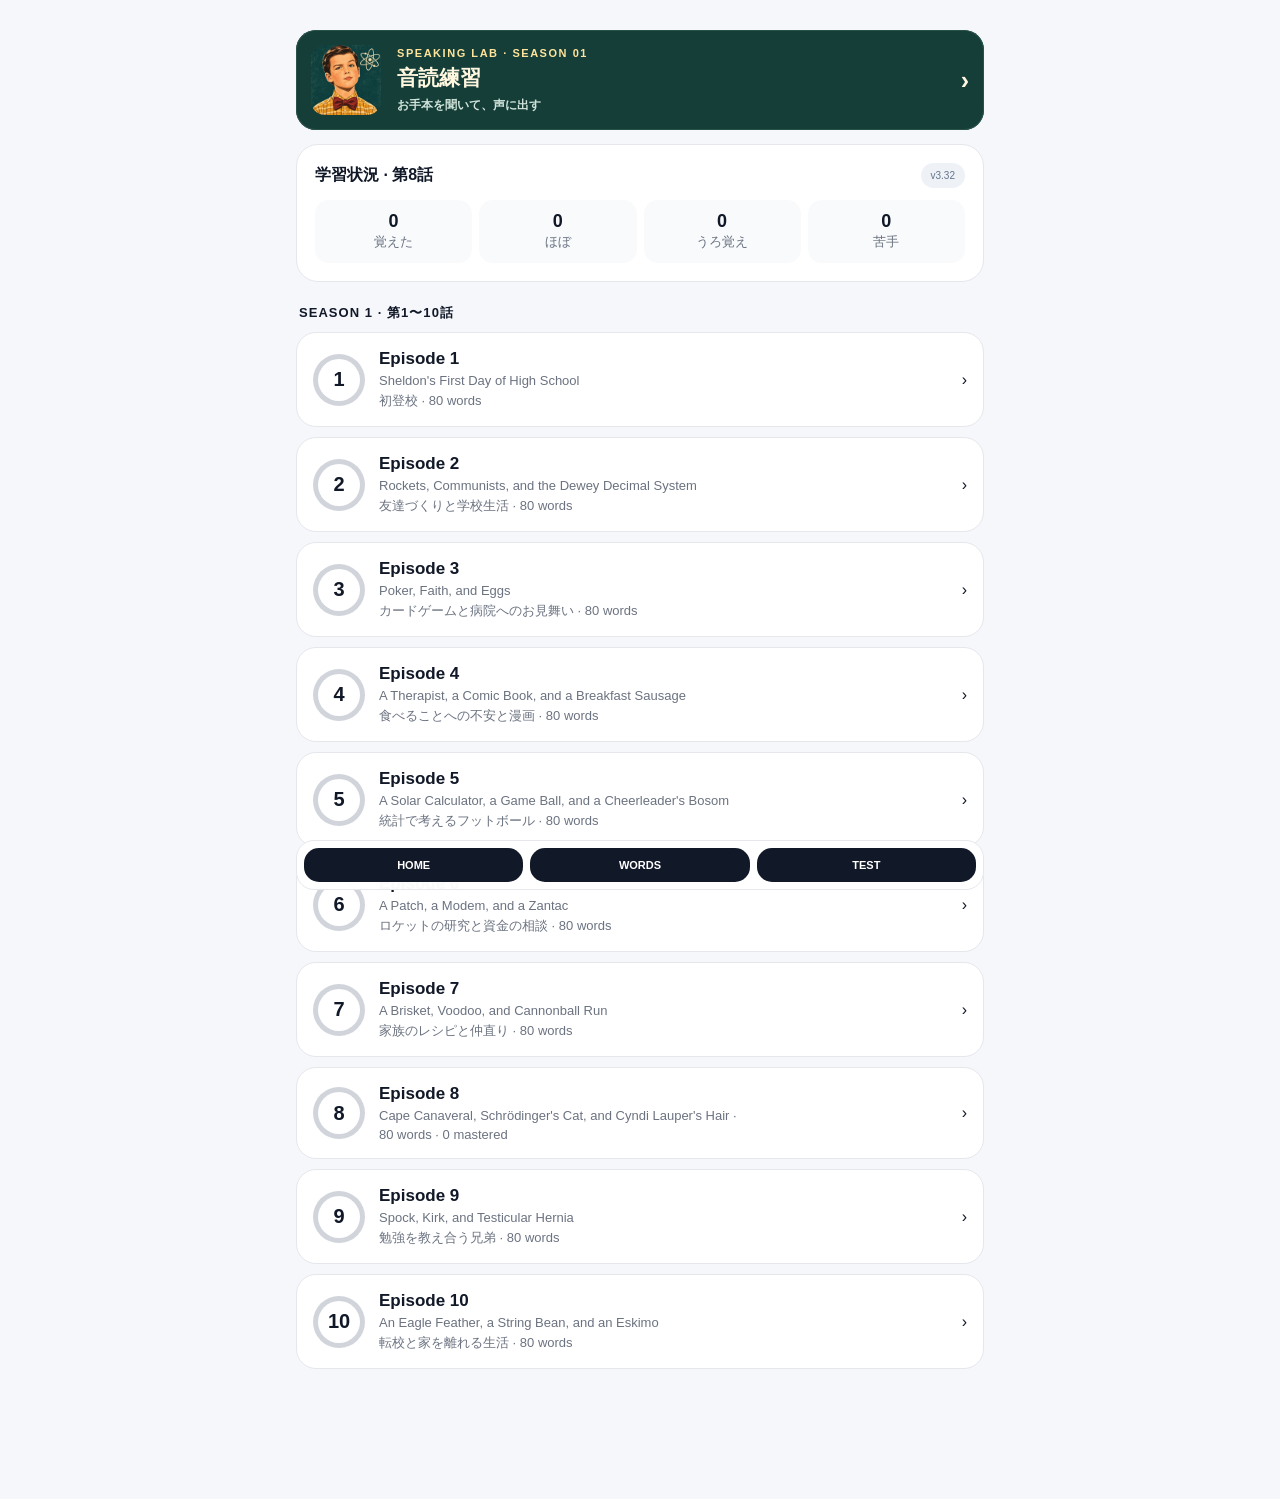
<file: episode-8/index.html>
<!doctype html><html lang="ja"><head><meta charset="utf-8"><meta name="viewport" content="width=device-width,initial-scale=1,viewport-fit=cover"><meta name="theme-color" content="#111827"><link rel="icon" type="image/png" sizes="48x48" href="../speaking/icons/sheldon-48.png"><link rel="apple-touch-icon" sizes="180x180" href="../speaking/icons/sheldon-180.png"><link rel="manifest" href="../manifest.webmanifest"><link rel="stylesheet" href="../speaking/practice.css"><title>Episode 8 · Young Sheldon English</title><style>:root{--bg:#f5f7fb;--card:#fff;--ink:#111827;--muted:#6b7280;--line:#e5e7eb;--accent:#111827;--good:#166534;--goodbg:#f0fdf4;--bad:#991b1b;--badbg:#fef2f2}*{box-sizing:border-box}body{margin:0;font-family:-apple-system,BlinkMacSystemFont,"Segoe UI",sans-serif;background:var(--bg);color:var(--ink)}main{max-width:720px;margin:auto;padding:20px 16px 120px}.hero{padding:16px 4px 10px}.eyebrow{font-size:12px;letter-spacing:.12em;color:var(--muted);font-weight:800}h1{font-size:30px;line-height:1.08;margin:7px 0}.sub,.small{color:var(--muted);font-size:13px;line-height:1.55}.card{background:#fff;border:1px solid var(--line);border-radius:22px;padding:18px;margin-top:14px}.row{display:flex;gap:10px;align-items:center;justify-content:space-between}.pill,.mastery{font-size:12px;background:#eef2f7;padding:7px 10px;border-radius:999px}.progress{height:9px;background:#e5e7eb;border-radius:99px;overflow:hidden;margin-top:12px}.progress>div{height:100%;background:var(--accent)}button{width:100%;border:0;border-radius:15px;padding:14px 16px;font-size:16px;font-weight:750;background:var(--accent);color:#fff;margin-top:10px}button.secondary{background:#eef2f7;color:var(--ink)}button.option{background:#fff;color:var(--ink);border:1.5px solid var(--line);text-align:left}button.option.correct{border-color:var(--good);color:var(--good);background:var(--goodbg)}button.option.wrong{border-color:var(--bad);color:var(--bad);background:var(--badbg)}.screen{display:none}.screen.active{display:block}.stats{display:grid;grid-template-columns:repeat(4,1fr);gap:7px;margin-top:12px}.stat{background:#f8fafc;border-radius:14px;padding:11px 5px;text-align:center}.stat b{display:block;font-size:18px}.season-title{font-size:13px;font-weight:850;letter-spacing:.08em;margin:22px 3px 8px}.episode{display:flex;align-items:center;gap:14px;padding:16px;background:#fff;border:1px solid var(--line);border-radius:20px;margin:10px 0;cursor:pointer}.episode-num,.set-num{width:52px;height:52px;border-radius:50%;display:grid;place-items:center;font-size:20px;font-weight:850;flex:none}.episode-num{border:5px solid #d1d5db}.set-num{position:relative;background:#d1d5db;padding:5px}.set-num::after{content:"";position:absolute;inset:5px;background:#fff;border-radius:50%;z-index:0}.set-num span{position:relative;z-index:1}.episode-info,.set-info{flex:1}.episode-info b,.set-info b{font-size:17px}.episode-info span,.set-info span{display:block;color:var(--muted);font-size:13px;margin-top:4px}.set-row{display:flex;align-items:center;gap:14px;padding:15px 3px;border-bottom:1px solid var(--line);cursor:pointer}.set-state{font-size:12px;padding:7px 9px;border-radius:10px;background:#f3f4f6}.today{background:linear-gradient(135deg,#111827,#374151);color:#fff}.today .small{color:#d1d5db}.today .version{background:#eef2f7;color:#64748b}.word{font-size:34px;font-weight:850;margin:8px 0}.pron{color:var(--muted);font-size:13px}.meaning{font-size:19px;font-weight:750;margin-top:12px}.detail-label{font-size:16px;font-weight:850;margin-top:22px;padding-top:18px;border-top:1px solid var(--line)}.learn-row{margin:8px 0}.tag{display:inline-block;min-width:28px;text-align:center;border-radius:6px;padding:1px 5px;margin-right:7px;font-size:12px;font-weight:800;background:#eef2f7;color:#64748b}.tag[data-tag="名"]{background:#eff6ff;color:#3b82f6}.tag[data-tag="動"]{background:#f0fdf4;color:#22c55e}.tag[data-tag="形"]{background:#fff7ed;color:#f59e0b}.tag[data-tag="副"]{background:#faf5ff;color:#a855f7}.tag[data-tag="対"]{background:#fef2f2;color:#ef4444}.tag[data-tag="類"]{background:#ecfeff;color:#0891b2}.tag[data-tag="関"]{background:#f8fafc;color:#64748b}.tag[data-tag="句"]{background:#fdf4ff;color:#c026d3}.tag[data-tag="接頭"]{background:#f5f3ff;color:#7c3aed}.speakable{cursor:pointer;-webkit-tap-highlight-color:transparent}.example,.usage{padding:14px;background:#f8fafc;border-radius:14px;margin-top:12px;line-height:1.5}.example-text{font-size:17px;font-weight:750}.example-ja,.usage span{display:block;color:var(--muted);font-size:14px;margin-top:6px}.mastery[data-level="苦手"]{color:#16a34a;font-weight:800}.mastery[data-level="うろ覚え"]{color:#ca8a04;font-weight:800}.mastery[data-level="ほぼ覚えた"]{color:#2563eb;font-weight:800}.mastery[data-level="覚えた"]{color:#166534;font-weight:800}.mastery-grid,.choice-grid{display:grid;grid-template-columns:repeat(2,1fr);gap:8px;margin-top:12px}.mastery-grid button,.choice-grid button{margin:0;background:#f3f4f6;color:var(--ink);font-size:13px}.mastery-grid button.active,.choice-grid button.active{background:var(--accent);color:#fff}.answer-note{margin-top:12px;padding:14px;border-radius:14px}.answer-note.wrong{background:var(--badbg);color:var(--bad)}.answer-note.correct{background:var(--goodbg);color:var(--good)}.hidden{display:none!important}.list-item{padding:14px 0;border-bottom:1px solid var(--line);cursor:pointer}.list-word{font-size:18px;font-weight:800}.list-meaning{font-size:13px;color:var(--muted);margin-top:3px}.tap-hint{font-size:11px;color:var(--muted);font-weight:600}.review-details{margin-top:14px;border-top:1px solid var(--line);padding-top:12px}.review-details summary{cursor:pointer;font-size:13px;font-weight:750;color:var(--muted)}.back{width:auto;margin:0;background:#eef2f7;color:var(--ink)}nav{position:fixed;z-index:20;left:50%;transform:translateX(-50%);bottom:max(10px,env(safe-area-inset-bottom));width:min(calc(100% - 32px),688px);display:grid;grid-template-columns:repeat(3,1fr);gap:7px;background:rgba(255,255,255,.95);backdrop-filter:blur(12px);padding:7px;border:1px solid var(--line);border-radius:18px}nav button{margin:0;padding:11px 2px;font-size:11px}.fixed-next{position:fixed;z-index:30;right:max(22px,calc((100vw - 720px)/2 + 22px));bottom:calc(max(10px,env(safe-area-inset-bottom)) + 68px);width:auto;min-width:140px;box-shadow:0 8px 25px #11182733}</style></head><body><main><section id="home" class="screen active"><div class="card today"><div class="row"><b>TODAY</b><span class="pill version">v3.30</span></div><h2 style="margin-bottom:4px">今日の10語</h2><div class="small" id="todayMix"></div><button style="background:#fff;color:#111827" onclick="startToday()">今日の学習を始める</button></div><div class="card"><b>学習状況</b><div class="stats"><div class="stat"><b id="knownStat">0</b><span class="small">覚えた</span></div><div class="stat"><b id="almostStat">0</b><span class="small">ほぼ</span></div><div class="stat"><b id="fuzzyStat">0</b><span class="small">うろ覚え</span></div><div class="stat"><b id="weakStat">0</b><span class="small">苦手</span></div></div></div><div class="season-title">SEASON 1</div><div class="episode" onclick="openEpisode()"><div class="episode-num">8</div><div class="episode-info"><b>Episode 8</b><span>Cape Canaveral, Schrödinger's Cat, and Cyndi Lauper's Hair · <span id="epMeta"></span></span></div><span>›</span></div></section><section id="episode" class="screen"><button class="back" onclick="show('home')">← SEASON 1</button><div class="card"><div class="row"><div><div class="small">SEASON 1</div><h2 style="margin:3px 0">Episode 8</h2><div class="small" style="font-size:15px">Cape Canaveral, Schrödinger's Cat, and Cyndi Lauper's Hair</div></div><span class="pill" id="epWordCount"></span></div><div class="progress"><div id="epProgress"></div></div><p class="small" id="epProgressText"></p><button onclick="startCurrentSet()">つづきから</button><button class="secondary" onclick="showList()">全単語を見る</button></div><div class="card"><b>単語セット</b><div id="setList"></div></div><div class="card"><b>復習テスト</b><p class="small">苦手な単語を優先して出題します。</p><button onclick="show('settings')">テストする</button></div></section><section id="settings" class="screen"><button class="back" onclick="openEpisode()">← Episode 8</button><div class="card"><h2>テスト設定</h2><div class="detail-label" style="border:0;margin-top:0;padding-top:0">問題数</div><div class="choice-grid" id="countChoices"></div><button onclick="startQuiz()">テストを始める</button></div></section><section id="learn" class="screen"><button class="back" onclick="exitStudy()">← 戻る</button><div class="card"><div class="row"><span class="pill" id="counter"></span><span class="mastery" id="learnMastery"></span></div><div class="word" id="word" onclick="speakText(currentLearnWord().w)"></div><div class="pron" id="pron"></div><div class="meaning" id="meaning"></div><div id="learnRelated"></div><div class="example" id="example" onclick="speakText(currentLearnWord().e)"></div><div class="detail-label">習熟度</div><div class="mastery-grid" id="learnMasteryButtons"></div><button id="nextBtn" class="fixed-next" onclick="nextWord()">次へ</button></div></section><section id="list" class="screen"><button class="back" onclick="openEpisode()">← Episode 8</button><div class="card"><div class="row"><b>Episode 8 単語一覧</b><span class="pill" id="listCount"></span></div><div id="wordList"></div></div></section><section id="quiz" class="screen"><div class="card"><div class="row"><b>Quick Test</b><span class="pill" id="quizCount"></span></div><div class="word" id="quizWord" onclick="speakText(quizWords[qidx].w)"></div><div class="tap-hint">単語をタップで発音</div><div id="options"></div><div id="answerNote" class="answer-note hidden"></div><div id="feedback" class="example hidden"></div><button id="quizNext" class="fixed-next hidden" onclick="nextQuiz()">次の問題</button></div></section><section id="review" class="screen"><div class="card"><div class="small">TEST RESULT</div><h2>今回の結果</h2><div class="stats" style="grid-template-columns:repeat(2,1fr)"><div class="stat"><b id="scoreStat">0%</b><span class="small">正答率</span></div><div class="stat"><b id="wrongCount">0</b><span class="small">間違い</span></div></div><div id="reviewWordLists"></div><button id="retestWrongBtn" onclick="startWrongRetest()"></button><button class="secondary" id="reviewBackBtn" onclick="openEpisode()">Episode 8へ戻る</button></div></section><nav id="mainNav"><button onclick="show('home')">HOME</button><button onclick="showList()">WORDS</button><button onclick="show('settings')">TEST</button></nav></main><script>window.YS_EPISODE={"number":8,"title":"Cape Canaveral, Schrödinger's Cat, and Cyndi Lauper's Hair","words":[{"w":"trip","p":"/trɪp/","m":"旅行","d":"旅行","learn":[],"u":["a road trip","車の旅"],"e":"What was the best part of the trip?","j":"旅行で何が一番よかった？","forms":[]},{"w":"launch","p":"/lɔːntʃ/","m":"打ち上げ","d":"打ち上げ","learn":[],"u":["watch a launch","打ち上げを見学する"],"e":"Is the launch still on for tomorrow?","j":"明日の打ち上げは予定どおり？","forms":[]},{"w":"storm","p":"/stɔːrm/","m":"嵐","d":"嵐","learn":[],"u":["a sudden storm","突然の嵐"],"e":"The storm kept us indoors all afternoon.","j":"嵐で午後はずっと屋内にいた。","forms":[]},{"w":"pretend","p":"/prɪˈtend/","m":"ふりをする","d":"ふりをする","learn":[],"u":["pretend to be asleep","眠っているふりをする"],"e":"Let's pretend we're on a spaceship.","j":"宇宙船に乗ってるふりをしよう。","forms":[]},{"w":"convince","p":"/kənˈvɪns/","m":"納得させる","d":"納得させる","learn":[],"u":["convince a friend","友人を納得させる"],"e":"How can I convince them to try it?","j":"どうすればみんなに試してもらえるかな？","forms":[]},{"w":"adventure","p":"/ədˈventʃər/","m":"冒険","d":"冒険","learn":[],"u":["go on an adventure","冒険に出る"],"e":"Our little road trip turned into an adventure.","j":"ちょっとしたドライブが冒険になった。","forms":[]},{"w":"likely","p":"/ˈlaɪkli/","m":"ありそうな","d":"ありそうな","learn":[],"u":["likely to rain","雨が降りそうな"],"e":"Is it likely to rain before noon?","j":"お昼までに雨が降りそう？","forms":[]},{"w":"nervous","p":"/ˈnɝːvəs/","m":"緊張した","d":"緊張した","learn":[],"u":["feel nervous","緊張する"],"e":"I always get nervous before a race.","j":"レースの前はいつも緊張する。","forms":[]},{"w":"choose","p":"/tʃuːz/","m":"選ぶ","d":"選ぶ","learn":[],"u":["choose a seat","座席を選ぶ"],"e":"Which seat would you choose?","j":"君ならどの席を選ぶ？","forms":[]},{"w":"conversation","p":"/ˌkɑːnvərˈseɪʃən/","m":"会話","d":"会話","learn":[],"u":["start a conversation","会話を始める"],"e":"I enjoyed our conversation on the way home.","j":"帰り道で話せて楽しかった。","forms":[]},{"w":"rain","p":"/reɪn/","m":"雨","d":"雨","learn":[],"u":["heavy rain","大雨"],"e":"We waited for the rain to stop.","j":"雨がやむのを待った。","forms":[]},{"w":"thunder","p":"/ˈθʌndər/","m":"雷鳴","d":"雷鳴","learn":[],"u":["hear thunder","雷鳴を聞く"],"e":"Did you hear that thunder?","j":"今の雷の音、聞いた？","forms":[]},{"w":"lightning","p":"/ˈlaɪtnɪŋ/","m":"稲妻","d":"稲妻","learn":[],"u":["a flash of lightning","ひと筋の稲妻"],"e":"I saw lightning over the hills.","j":"丘の向こうに稲妻が見えた。","forms":[]},{"w":"experiment","p":"/ɪkˈsperəmənt/","m":"実験","d":"実験","learn":[],"u":["run an experiment","実験を行う"],"e":"What did you learn from the experiment?","j":"その実験で何がわかった？","forms":[]},{"w":"observe","p":"/əbˈzɝːv/","m":"観察する","d":"観察する","learn":[["語形","observed","この回で使われた形"]],"u":["observe the sky","空を観察する"],"e":"What did you observe when the light went out?","j":"明かりが消えたとき、何が見えた？","forms":["observed"]},{"w":"freedom","p":"/ˈfriːdəm/","m":"自由","d":"自由","learn":[],"u":["freedom to choose","選択する自由"],"e":"I like the freedom of traveling by car.","j":"車で旅すると自由に動けるのが好き。","forms":[]},{"w":"alert","p":"/əˈlɝːt/","m":"警報・注意の知らせ","d":"警報・注意の知らせ","learn":[],"u":["a weather alert","気象警報"],"e":"I got a weather alert on my phone.","j":"スマホに気象警報が届いた。","forms":[]},{"w":"mandatory","p":"/ˈmændətɔːri/","m":"義務付けられた","d":"義務付けられた","learn":[],"u":["mandatory training","必須の研修"],"e":"Is the safety briefing mandatory?","j":"安全説明には必ず参加するのですか？","forms":[]},{"w":"protection","p":"/prəˈtekʃən/","m":"保護","d":"保護","learn":[],"u":["protection from the sun","日差しからの保護"],"e":"This jacket offers protection from the wind.","j":"このジャケットは風を防いでくれる。","forms":[]},{"w":"astronaut","p":"/ˈæstrənɔːt/","m":"宇宙飛行士","d":"宇宙飛行士","learn":[],"u":["become an astronaut","宇宙飛行士になる"],"e":"What would you ask an astronaut?","j":"宇宙飛行士に何を聞いてみたい？","forms":[]},{"w":"motel","p":"/moʊˈtel/","m":"道路沿いの宿","d":"道路沿いの宿","learn":[],"u":["a roadside motel","道沿いのモーテル"],"e":"Let's stop at a motel for the night.","j":"今夜はモーテルに泊まろう。","forms":[]},{"w":"allowance","p":"/əˈlaʊəns/","m":"定期的にもらう小遣い","d":"定期的にもらう小遣い","learn":[],"u":["a weekly allowance","毎週のお小遣い"],"e":"I saved my allowance for the trip.","j":"旅行のためにお小遣いをためた。","forms":[]},{"w":"escape","p":"/ɪˈskeɪp/","m":"逃げる・脱出する","d":"逃げる・脱出する","learn":[],"u":["escape from danger","危険から逃れる"],"e":"The cat escaped through an open window.","j":"猫は開いていた窓から逃げました。","forms":[]},{"w":"realize","p":"/ˈriːəlaɪz/","m":"気づく","d":"気づく","learn":[],"u":["realize a mistake","間違いに気づく"],"e":"I did not realize the museum closed so early.","j":"博物館がそんなに早く閉まるとは気づきませんでした。","forms":[]},{"w":"early","p":"/ˈɝːli/","m":"早く","d":"早く","learn":[],"u":["arrive early","早く着く"],"e":"Can you get here a little early?","j":"少し早めにここに来られる？","forms":[]},{"w":"meet","p":"/miːt/","m":"会う","d":"会う","learn":[],"u":["meet after school","放課後に会う"],"e":"Shall we meet outside the station?","j":"駅の外で待ち合わせない？","forms":[]},{"w":"guarantee","p":"/ˌɡærənˈtiː/","m":"保証する","d":"保証する","learn":[],"u":["guarantee a seat","席を保証する"],"e":"I can't guarantee a seat by the window.","j":"窓側の席を確約することはできません。","forms":[]},{"w":"ignore","p":"/ɪɡˈnɔːr/","m":"無視する","d":"無視する","learn":[],"u":["ignore a warning","警告を無視する"],"e":"Please do not ignore the safety signs.","j":"安全標識を無視しないでください。","forms":[]},{"w":"rocket","p":"/ˈrɑːkɪt/","m":"ロケット","d":"ロケット","learn":[["語形","rockets","この回で使われた形"]],"u":["launch a rocket","ロケットを打ち上げる"],"e":"When does the rocket launch?","j":"ロケットはいつ打ち上がるの？","forms":["rockets"]},{"w":"schedule","p":"/ˈskedʒuːl/","m":"予定・日程","d":"予定・日程","learn":[],"u":["a busy schedule","忙しい日程"],"e":"What's your schedule like this weekend?","j":"今週末の予定はどんな感じ？","forms":[]},{"w":"share","p":"/ʃer/","m":"分け合う","d":"分け合う","learn":[],"u":["share a meal","一緒に食事をする"],"e":"Want to share this last slice?","j":"最後の一切れを半分にしない？","forms":[]},{"w":"calm","p":"/kɑːm/","m":"落ち着いた","d":"落ち着いた","learn":[],"u":["stay calm","落ち着いている"],"e":"Try to stay calm when the instructions change.","j":"指示が変わっても落ち着くようにしましょう。","forms":[]},{"w":"assume","p":"/əˈsuːm/","m":"〜だと思い込む・仮定する","d":"〜だと思い込む・仮定する","learn":[["語形","assuming","この回で使われた形"]],"u":["assume that","〜だと仮定する"],"e":"Do not assume that everyone has read the instructions.","j":"全員が説明を読んだと思い込まないでください。","forms":["assuming"]},{"w":"name","p":"/neɪm/","m":"名前","d":"名前","learn":[],"u":["write your name","名前を書く"],"e":"How do you spell your last name?","j":"名字のつづりを教えていただけますか？","forms":[]},{"w":"forget","p":"/fərˈɡet/","m":"忘れる","d":"忘れる","learn":[],"u":["forget to call","電話をかけ忘れる"],"e":"Don't forget to write your name.","j":"名前を書くのを忘れないで。","forms":[]},{"w":"game","p":"/ɡeɪm/","m":"試合・ゲーム","d":"試合・ゲーム","learn":[],"u":["a close game","接戦"],"e":"How much time is left in the game?","j":"試合はあと何分残ってる？","forms":[]},{"w":"plan","p":"/plæn/","m":"計画・予定","d":"計画・予定","learn":[["語形","plans","この回で使われた形"]],"u":["make a plan","計画を立てる"],"e":"What's our plan if it rains?","j":"雨が降ったらどうする予定？","forms":["plans"]},{"w":"believe","p":"/bɪˈliːv/","m":"信じる","d":"信じる","learn":[["語形","believed","この回で使われた形"]],"u":["believe in yourself","自分を信じる"],"e":"I believe you can do it.","j":"君ならできると思う。","forms":["believed"]},{"w":"ready","p":"/ˈredi/","m":"準備ができた","d":"準備ができた","learn":[],"u":["ready to go","出発の準備ができた"],"e":"Are you ready for the next question?","j":"次の質問に進んでもいい？","forms":[]},{"w":"chance","p":"/tʃæns/","m":"好機・可能性","d":"好機・可能性","learn":[],"u":["get a chance","機会を得る"],"e":"Will we get another chance to play?","j":"もう一度プレーする機会はある？","forms":[]},{"w":"positive","p":"/ˈpɑːzətɪv/","m":"正の・プラスの","d":"正の・プラスの","learn":[],"u":["a positive charge","正の電荷"],"e":"Does this particle have a positive charge?","j":"この粒子は正の電荷を持っていますか？","forms":[]},{"w":"quick","p":"/kwɪk/","m":"短時間の・すばやい","d":"短時間の・すばやい","learn":[],"u":["a quick break","短い休憩"],"e":"Do we have time for a quick stop?","j":"ちょっと寄る時間はある？","forms":[]},{"w":"charge","p":"/tʃɑːrdʒ/","m":"電荷","d":"電荷","learn":[["語形","charges","この回で使われた形"]],"u":["an electric charge","電荷"],"e":"The two particles have the same charge.","j":"二つの粒子は同じ電荷を持っている。","forms":["charges"]},{"w":"collision","p":"/kəˈlɪʒən/","m":"衝突","d":"衝突","learn":[],"u":["avoid a collision","衝突を避ける"],"e":"Did the collision change its direction?","j":"衝突で向きは変わった？","forms":[]},{"w":"rotation","p":"/roʊˈteɪʃən/","m":"回転","d":"回転","learn":[],"u":["one full rotation","一回転"],"e":"How long does one rotation take?","j":"一回転するのにどれくらいかかる？","forms":[]},{"w":"exciting","p":"/ɪkˈsaɪtɪŋ/","m":"わくわくする","d":"わくわくする","learn":[],"u":["an exciting trip","わくわくする旅"],"e":"Seeing the rocket up close was exciting.","j":"ロケットを間近で見るのはわくわくした。","forms":[]},{"w":"safe","p":"/seɪf/","m":"安全な","d":"安全な","learn":[],"u":["safe to use","安全に使える"],"e":"Is it safe to drive through here?","j":"ここは車で通っても大丈夫？","forms":[]},{"w":"fishing","p":"/ˈfɪʃɪŋ/","m":"釣り","d":"釣り","learn":[],"u":["go fishing","釣りに行く"],"e":"Would you rather go fishing or hiking?","j":"釣りとハイキングならどちらに行きたい？","forms":[]},{"w":"butterfly","p":"/ˈbʌtərflaɪ/","m":"チョウ","d":"チョウ","learn":[],"u":["a butterfly wing","チョウの羽"],"e":"That butterfly just landed on your bag.","j":"今、チョウが君のかばんにとまったよ。","forms":[]},{"w":"shuttle","p":"/ˈʃʌtəl/","m":"宇宙往還機・シャトル","d":"宇宙往還機・シャトル","learn":[["語形","shuttles","この回で使われた形"]],"u":["a space shuttle","スペースシャトル"],"e":"When did this shuttle last fly?","j":"このシャトルが最後に飛んだのはいつ？","forms":["shuttles"]},{"w":"count","p":"/kaʊnt/","m":"数える","d":"数える","learn":[],"u":["count to ten","10まで数える"],"e":"Could you count the chairs for me?","j":"椅子の数を数えてくれる？","forms":[]},{"w":"lose","p":"/luːz/","m":"失う・負ける","d":"失う・負ける","learn":[],"u":["lose track of time","時間を忘れる"],"e":"I don't want to lose this ticket.","j":"このチケットをなくしたくない。","forms":[]},{"w":"world","p":"/wɝːld/","m":"世界","d":"世界","learn":[],"u":["around the world","世界中で"],"e":"Where in the world would you like to travel?","j":"世界のどこに行ってみたい？","forms":[]},{"w":"better","p":"/ˈbetər/","m":"よりよい","d":"よりよい","learn":[],"u":["a better option","よりよい選択肢"],"e":"Is there a better time to call?","j":"電話するのにもっと都合のよい時間はありますか？","forms":[]},{"w":"leave","p":"/liːv/","m":"出発する・去る","d":"出発する・去る","learn":[["語形","leaving","この回で使われた形"]],"u":["leave the house","家を出る"],"e":"What time should we leave for school?","j":"何時に学校へ向けて出発しようか？","forms":["leaving"]},{"w":"first","p":"/fɝːst/","m":"最初の","d":"最初の","learn":[],"u":["the first attempt","最初の挑戦"],"e":"This is my first visit to this town.","j":"この町に来るのは初めてです。","forms":[]},{"w":"night","p":"/naɪt/","m":"夜","d":"夜","learn":[],"u":["late at night","夜遅く"],"e":"The street looks different at night.","j":"この通りは夜になると違って見える。","forms":[]},{"w":"hear","p":"/hɪr/","m":"聞こえる","d":"聞こえる","learn":[["語形","heard","この回で使われた形"]],"u":["hear a voice","声が聞こえる"],"e":"Can you hear me from the back?","j":"後ろまで私の声は聞こえますか？","forms":["heard"]},{"w":"sleep","p":"/sliːp/","m":"眠る","d":"眠る","learn":[],"u":["sleep well","よく眠る"],"e":"Did you sleep well last night?","j":"昨夜はよく眠れた？","forms":[]},{"w":"feel","p":"/fiːl/","m":"感じる","d":"感じる","learn":[],"u":["feel at home","くつろいで感じる"],"e":"How did you feel after the meeting?","j":"会議のあと、どんな気持ちだった？","forms":[]},{"w":"spacecraft","p":"/ˈspeɪskræft/","m":"宇宙船","d":"宇宙船","learn":[],"u":["launch a spacecraft","宇宙船を打ち上げる"],"e":"Can you see the spacecraft from here?","j":"ここから宇宙船が見える？","forms":[]},{"w":"depending","p":"/dɪˈpendɪŋ/","m":"〜次第で","d":"〜次第で","learn":[],"u":["depending on the weather","天候次第で"],"e":"We may leave early depending on the weather.","j":"天気によっては早めに出発するかも。","forms":[]},{"w":"giant","p":"/ˈdʒaɪənt/","m":"巨大な","d":"巨大な","learn":[],"u":["a giant step","大きな一歩"],"e":"There's a giant screen near the entrance.","j":"入り口の近くに巨大な画面があるよ。","forms":[]},{"w":"cloud","p":"/klaʊd/","m":"雲","d":"雲","learn":[["語形","clouds","この回で使われた形"]],"u":["a dark cloud","暗い雲"],"e":"That cloud looks like a little boat.","j":"あの雲、小さな船みたい。","forms":["clouds"]},{"w":"wave","p":"/weɪv/","m":"波","d":"波","learn":[],"u":["a shock wave","衝撃波"],"e":"Can you see the wave on this graph?","j":"このグラフの波が見える？","forms":[]},{"w":"surprise","p":"/sərˈpraɪz/","m":"驚き","d":"驚き","learn":[],"u":["a pleasant surprise","うれしい驚き"],"e":"The change of plans came as a surprise.","j":"予定の変更は意外だった。","forms":[]},{"w":"besides","p":"/bɪˈsaɪdz/","m":"そのうえ","d":"そのうえ","learn":[],"u":["besides that","そのうえ"],"e":"It's getting late. Besides, we need some rest.","j":"もう遅いし、それに少し休まないと。","forms":[]},{"w":"turn","p":"/tɝːn/","m":"曲がる・向きを変える","d":"曲がる・向きを変える","learn":[["語形","turned","この回で使われた形"]],"u":["turn left","左に曲がる"],"e":"Should we turn left at the corner?","j":"角で左に曲がればいい？","forms":["turned"]},{"w":"understand","p":"/ˌʌndərˈstænd/","m":"理解する","d":"理解する","learn":[["語形","understood","この回で使われた形"]],"u":["understand the rules","規則を理解する"],"e":"I understand the question now.","j":"今なら質問の意味がわかる。","forms":["understood"]},{"w":"start","p":"/stɑːrt/","m":"始める","d":"始める","learn":[["語形","started","この回で使われた形"]],"u":["start from scratch","一から始める"],"e":"Where do you want to start today?","j":"今日はどこから始めたい？","forms":["started"]},{"w":"think","p":"/θɪŋk/","m":"考える","d":"考える","learn":[["語形","thinking","この回で使われた形"],["語形","thought","この回で使われた形"]],"u":["think it over","よく考える"],"e":"What do you think of the new plan?","j":"新しい計画をどう思う？","forms":["thinking","thought"]},{"w":"change","p":"/tʃeɪndʒ/","m":"変える","d":"変える","learn":[["語形","changed","この回で使われた形"],["語形","changing","この回で使われた形"]],"u":["change your mind","考えを変える"],"e":"Can we change the meeting time?","j":"集合時間を変えられる？","forms":["changed","changing"]},{"w":"enough","p":"/ɪˈnʌf/","m":"十分な・十分に","d":"十分な・十分に","learn":[],"u":["enough time","十分な時間"],"e":"Did you get enough sleep last night?","j":"昨夜は十分眠れた？","forms":[]},{"w":"sorry","p":"/ˈsɑːri/","m":"すまなく思う","d":"すまなく思う","learn":[],"u":["sorry about the delay","遅れて申し訳ない"],"e":"I'm sorry I missed your call.","j":"電話に出られなくてごめん。","forms":[]},{"w":"sure","p":"/ʃʊr/","m":"確信している","d":"確信している","learn":[],"u":["sure about the date","日付を確信している"],"e":"Are you sure we're on the right bus?","j":"本当にこのバスで合ってる？","forms":[]},{"w":"talk","p":"/tɔːk/","m":"話す","d":"話す","learn":[["語形","talking","この回で使われた形"]],"u":["talk things over","じっくり話し合う"],"e":"Can we talk about it after practice?","j":"練習のあとでそのことを話せる？","forms":["talking"]},{"w":"tell","p":"/tel/","m":"伝える","d":"伝える","learn":[["語形","told","この回で使われた形"]],"u":["tell the truth","本当のことを言う"],"e":"Can you tell me when it's my turn?","j":"私の番になったら教えてくれる？","forms":["told"]},{"w":"find","p":"/faɪnd/","m":"見つける","d":"見つける","learn":[],"u":["find a solution","解決策を見つける"],"e":"Where can I find a seat?","j":"どこに座れる席がありますか？","forms":[]},{"w":"mean","p":"/miːn/","m":"意味する","d":"意味する","learn":[["語形","meant","この回で使われた形"]],"u":["mean the same thing","同じことを意味する"],"e":"What does that last word mean?","j":"最後の単語はどういう意味？","forms":["meant"]},{"w":"guess","p":"/ɡes/","m":"推測する","d":"推測する","learn":[],"u":["guess the answer","答えを推測する"],"e":"Can you guess what's in the box?","j":"箱の中身を当てられる？","forms":[]}],"tiers":{"core":["trip","launch","storm","pretend","convince","adventure","likely","nervous","choose","conversation","rain","thunder","lightning","experiment","observe","freedom","alert","mandatory","protection","astronaut","motel","allowance","escape","realize","early","meet","guarantee","ignore","rocket","schedule","share","calm","assume","name","forget","game","plan","believe","ready","chance"],"plus":["positive","quick","charge","collision","rotation","exciting","safe","fishing","butterfly","shuttle","count","lose","world","better","leave","first","night","hear","sleep","feel"],"extra":["spacecraft","depending","giant","cloud","wave","surprise","besides","turn","understand","start","think","change","enough","sorry","sure","talk","tell","find","mean","guess"]},"groups":{"noun":["trip","launch","storm","adventure","conversation","rain","thunder","lightning","experiment","freedom","alert","protection","astronaut","motel","allowance","rocket","schedule","name","game","plan","chance","charge","collision","rotation","fishing","butterfly","shuttle","world","night","spacecraft","cloud","wave","surprise"],"verb":["pretend","convince","choose","observe","escape","realize","meet","guarantee","ignore","share","assume","forget","believe","count","lose","leave","hear","sleep","feel","turn","understand","start","think","change","talk","tell","find","mean","guess"],"modifier":["likely","nervous","mandatory","early","calm","ready","positive","quick","exciting","safe","better","first","depending","giant","besides","enough","sorry","sure"]},"hits":{},"source":"https://www.springfieldspringfield.co.uk/view_episode_scripts.php?episode=s01e08&tv-show=young-sheldon-2017","exampleType":"original"};</script><script>const W=(w,p,m,d,r,u,e,j)=>({w,p,m,d,learn:r,u,e,j});const words=window.YS_EPISODE.words;const SET_SIZE=10;let state=JSON.parse(localStorage.getItem('ys-state-s01e08')||'{}');state.learned=state.learned||[];state.wrong=state.wrong||[];state.mastery=state.mastery||{};state.quizCount=state.quizCount||10;state.unlockedSet=state.unlockedSet||1;let idx=0,qidx=0,score=0,studyWords=[],quizWords=[],currentWrong=[],studyMode='set',questionAnswered=false,quizMode='normal';function save(){localStorage.setItem('ys-state-s01e08',JSON.stringify(state));updateStats()}function show(id){document.querySelectorAll('.screen').forEach(x=>x.classList.remove('active'));document.getElementById(id).classList.add('active');let n=document.getElementById('mainNav');if(n)n.classList.toggle('hidden',id==='learn'||id==='quiz');window.scrollTo(0,0);updateStats()}function masteryOf(w){return state.mastery[w]||(state.wrong.includes(w)?'苦手':'未学習')}function mastered(x){return ['ほぼ覚えた','覚えた'].includes(masteryOf(x.w))}function rank(w){return {'苦手':0,'うろ覚え':1,'未学習':2,'ほぼ覚えた':3,'覚えた':4}[masteryOf(w)]}function syncUnlock(){state.unlockedSet=Math.ceil(words.length/SET_SIZE)}function setMasteryWord(w,l){state.mastery[w]=l;if(l==='苦手'){if(!state.wrong.includes(w))state.wrong.push(w)}else state.wrong=state.wrong.filter(v=>v!==w);syncUnlock();save()}function promote(w){let n=masteryOf(w);if(n!=='覚えた')state.mastery[w]=n==='ほぼ覚えた'?'覚えた':'ほぼ覚えた';state.wrong=state.wrong.filter(v=>v!==w);syncUnlock()}function speakText(t){if(!('speechSynthesis'in window))return;speechSynthesis.cancel();let u=new SpeechSynthesisUtterance(t);u.lang='en-US';u.rate=.96;speechSynthesis.speak(u)}function relatedHTML(x){return x.learn.map(a=>'<div class="learn-row"><span class="tag" data-tag="'+a[0]+'">'+a[0]+'</span><b class="speakable" onclick="speakText(\''+a[1].replace(/'/g,"\\'")+'\')">'+a[1]+'</b>　'+a[2]+'</div>').join('')+'<div class="usage speakable" onclick="speakText(\''+x.u[0].replace(/'/g,"\\'")+'\')"><b>'+x.u[0]+'</b><span>'+x.u[1]+'</span></div>'}function setRing(chunk){let colors={'苦手':'#D79A91','うろ覚え':'#D6BC72','ほぼ覚えた':'#8FA3B8','覚えた':'#86B99A','未学習':'#D1D5DB'},order=['覚えた','ほぼ覚えた','うろ覚え','苦手','未学習'],total=chunk.length,start=0,parts=[];order.forEach(l=>{let n=chunk.filter(x=>masteryOf(x.w)===l).length;if(!n)return;let end=start+n/total*360;parts.push(colors[l]+' '+start+'deg '+end+'deg');start=end});return 'conic-gradient('+parts.join(',')+')'}function openEpisode(){syncUnlock();let sets=Math.ceil(words.length/SET_SIZE),m=words.filter(mastered).length;epWordCount.textContent=words.length+' words';epProgress.style.width=(m/words.length*100)+'%';epProgressText.textContent=m+' / '+words.length+'語 習得';let html='';for(let i=1;i<=sets;i++){let chunk=words.slice((i-1)*SET_SIZE,i*SET_SIZE),done=chunk.filter(mastered).length,ring=setRing(chunk);html+='<div class="set-row" onclick="startSet('+i+')"><div class="set-num" style="background:'+ring+'"><span>'+i+'</span></div><div class="set-info"><b>SET '+i+'</b><span>'+done+' / '+chunk.length+'語 習得</span></div><div class="set-state">'+(done===chunk.length?'✓':'›')+'</div></div>'}setList.innerHTML=html;show('episode')}function currentSetNo(){for(let i=1;i<=Math.ceil(words.length/SET_SIZE);i++){let c=words.slice((i-1)*SET_SIZE,i*SET_SIZE);if(c.some(x=>!mastered(x)))return i}return Math.ceil(words.length/SET_SIZE)}function startCurrentSet(){beginSetStudy(currentSetNo())}function beginSetStudy(n){studyWords=words.slice((n-1)*SET_SIZE,n*SET_SIZE);idx=0;studyMode='set';show('learn');renderWord();speakText(studyWords[0].w)}function startSet(n){beginSetStudy(n)}function todayWords(){syncUnlock();let available=words.slice(0,state.unlockedSet*SET_SIZE),priority={'苦手':0,'うろ覚え':1,'未学習':2,'ほぼ覚えた':3,'覚えた':4},sorted=[...available].sort((a,b)=>priority[masteryOf(a.w)]-priority[masteryOf(b.w)]);return sorted.slice(0,Math.min(10,sorted.length))}function startToday(){studyWords=todayWords();idx=0;studyMode='today';show('learn');renderWord();speakText(studyWords[0].w)}function startWrongRetest(){let retry=words.filter(x=>currentWrong.includes(x.w));if(!retry.length){alert('今回のテストで間違えた単語はありません');return}startQuiz(retry,'retest')}function currentLearnWord(){return studyWords[idx]}function renderWord(){let x=currentLearnWord();counter.textContent=(idx+1)+' / '+studyWords.length;word.textContent=x.w;pron.textContent=x.p;meaning.textContent=x.m;learnRelated.innerHTML=relatedHTML(x);example.innerHTML='<div class="small">学習用例文（オリジナル）</div><div class="example-text">'+x.e+'</div><div class="example-ja">'+x.j+'</div>';renderLearnMastery();if(!state.learned.includes(x.w))state.learned.push(x.w);save();nextBtn.textContent=idx===studyWords.length-1?(studyMode==='set'?'SETテストへ':studyMode==='single'?'一覧へ':'学習を終える'):'次へ'}function renderLearnMastery(){let x=currentLearnWord(),ls=['苦手','うろ覚え','ほぼ覚えた','覚えた'],now=masteryOf(x.w);learnMastery.textContent=now;learnMastery.dataset.level=now;learnMasteryButtons.innerHTML=ls.map(l=>'<button class="'+(l===now?'active':'')+'" onclick="setLearn(\''+l+'\')">'+l+'</button>').join('')}function setLearn(l){setMasteryWord(currentLearnWord().w,l);renderLearnMastery()}function nextWord(){if(idx<studyWords.length-1){idx++;renderWord();speakText(studyWords[idx].w);window.scrollTo(0,0)}else if(studyMode==='single'){showList()}else if(studyMode==='set'){startQuiz(studyWords)}else openEpisode()}function showList(){listCount.textContent=words.length+' words';wordList.innerHTML=words.map((x,i)=>'<div class="list-item" onclick="studySingleWord('+i+')"><div class="row"><span class="list-word">'+x.w+'</span><span class="mastery" data-level="'+masteryOf(x.w)+'">'+masteryOf(x.w)+'</span></div><div class="list-meaning">'+x.m+'　'+x.p+'</div></div>').join('');show('list')}function studySingleWord(i){studyWords=[words[i]];idx=0;studyMode='single';show('learn');renderWord();speakText(words[i].w)}function exitStudy(){studyMode==='single'?showList():openEpisode()}function renderCountChoices(){countChoices.innerHTML=[10,20,30,40].map(n=>'<button class="'+(state.quizCount===n?'active':'')+'" onclick="setCount('+n+')">'+n+'問</button>').join('')}function setCount(n){state.quizCount=n;save();renderCountChoices()}function quizPool(){syncUnlock();let learned=words.filter(x=>state.learned.includes(x.w)||masteryOf(x.w)!=='未学習');return learned.length>=4?learned:words.slice(0,state.unlockedSet*SET_SIZE)}function buildQuiz(){let base=quizPool(),pool=[...base].sort((a,b)=>rank(a.w)-rank(b.w)),out=[];while(out.length<state.quizCount){out.push(...pool);pool=[...base].sort(()=>Math.random()-.5)}return out.slice(0,state.quizCount)}function startQuiz(custom,mode){quizMode=mode||'normal';quizWords=custom?[...custom]:buildQuiz();qidx=0;score=0;currentWrong=[];questionAnswered=false;show('quiz');renderQuiz()}function renderQuiz(){questionAnswered=false;let x=quizWords[qidx];quizCount.textContent=(qidx+1)+' / '+quizWords.length;quizWord.textContent=x.w;answerNote.className='answer-note hidden';feedback.classList.add('hidden');quizNext.classList.add('hidden');let pool=[x];while(pool.length<4){let w=words[Math.floor(Math.random()*words.length)];if(w.w!==x.w&&!pool.some(o=>o.m===w.m))pool.push(w)}pool.sort(()=>Math.random()-.5);options.innerHTML='';pool.forEach(w=>{let b=document.createElement('button');b.className='option';b.textContent=w.m;b.onclick=()=>answer(b,w,x);options.appendChild(b)})}function showOptionExplanation(w,kind){if(!w)return;answerNote.className='answer-note '+kind;answerNote.innerHTML='<b class="speakable" onclick="speakText(&quot;'+w.w.replace(/&/g,'&amp;').replace(/\"/g,'&quot;')+'&quot;)">'+w.w+'</b><br>'+w.m+'<div class="quiz-related">'+relatedHTML(w)+'</div>';speakText(w.w)}function answer(btn,choice,x){if(questionAnswered){showOptionExplanation(choice,choice.w===x.w?'correct':'wrong');if(choice.w===x.w){feedback.innerHTML='<div class="small">学習用例文（オリジナル）</div><div class="example-text">'+x.e+'</div><div class="example-ja">'+x.j+'</div>';feedback.classList.remove('hidden')}else feedback.classList.add('hidden');return}if(choice.w!==x.w){if(btn.classList.contains('wrong')){showOptionExplanation(choice,'wrong');return}btn.classList.add('wrong');if(!currentWrong.includes(x.w))currentWrong.push(x.w);setMasteryWord(x.w,'苦手');showOptionExplanation(choice,'wrong');return}questionAnswered=true;if(!currentWrong.includes(x.w))score++;btn.classList.add('correct');if(quizMode==='weak'||(quizMode!=='retest'&&!currentWrong.includes(x.w)))promote(x.w);save();showOptionExplanation(x,'correct');feedback.innerHTML='<div class="small">学習用例文（オリジナル）</div><div class="example-text">'+x.e+'</div><div class="example-ja">'+x.j+'</div>';feedback.classList.remove('hidden');quizNext.classList.remove('hidden')}function nextQuiz(){if(qidx<quizWords.length-1){qidx++;renderQuiz()}else{syncUnlock();save();show('review');renderReviewLists()}}function reviewWordRow(w){let i=words.findIndex(x=>x.w===w.w);return '<div class="list-item" onclick="studySingleWord('+i+')"><div class="list-word speakable" onclick="event.stopPropagation();speakText(\''+w.w.replace(/'/g,"\\'")+'\')">'+w.w+'</div><div class="list-meaning">'+w.m+'</div></div>'}function renderReviewLists(){if(!document.getElementById('reviewWordLists'))return;let wrong=quizWords.filter(x=>currentWrong.includes(x.w)),correct=quizWords.filter(x=>!currentWrong.includes(x.w));reviewWordLists.innerHTML='<div class="detail-label">間違えた単語　'+wrong.length+'語</div>'+(wrong.length?wrong.map(reviewWordRow).join(''):'<p class="small">なし</p>')+(correct.length?'<details class="review-details"><summary>正解した'+correct.length+'語を見る</summary>'+correct.map(reviewWordRow).join('')+'</details>':'')}function updateStats(){syncUnlock();let c=l=>words.filter(x=>masteryOf(x.w)===l).length;knownStat.textContent=c('覚えた');almostStat.textContent=c('ほぼ覚えた');fuzzyStat.textContent=c('うろ覚え');weakStat.textContent=c('苦手');scoreStat.textContent=quizWords.length?Math.round(score/quizWords.length*100)+'%':'0%';wrongCount.textContent=currentWrong.length;if(currentWrong.length){retestWrongBtn.textContent='間違えた'+currentWrong.length+'語をテスト';retestWrongBtn.classList.remove('hidden');reviewBackBtn.classList.add('secondary')}else{retestWrongBtn.classList.add('hidden');reviewBackBtn.classList.remove('secondary')}let t=todayWords(),counts={new:0,weak:0,review:0};t.forEach(x=>{let m=masteryOf(x.w);if(m==='未学習')counts.new++;else if(m==='苦手')counts.weak++;else counts.review++});todayMix.textContent='新規 '+counts.new+' · 苦手 '+counts.weak+' · 復習 '+counts.review;epMeta.textContent=words.length+' words · '+c('覚えた')+' mastered';renderCountChoices()}syncUnlock();updateStats();</script><script src="../smart-tips.js?v=11"></script><script src="../learning-plan.js?v=3.31-2"></script><script src="../episode-catalog.js?v=11"></script><script src="../episode-ui.js?v=12"></script><script src="../speaking/lessons.js"></script><script src="../speaking/practice.js?v=10"></script></body></html>
</file>
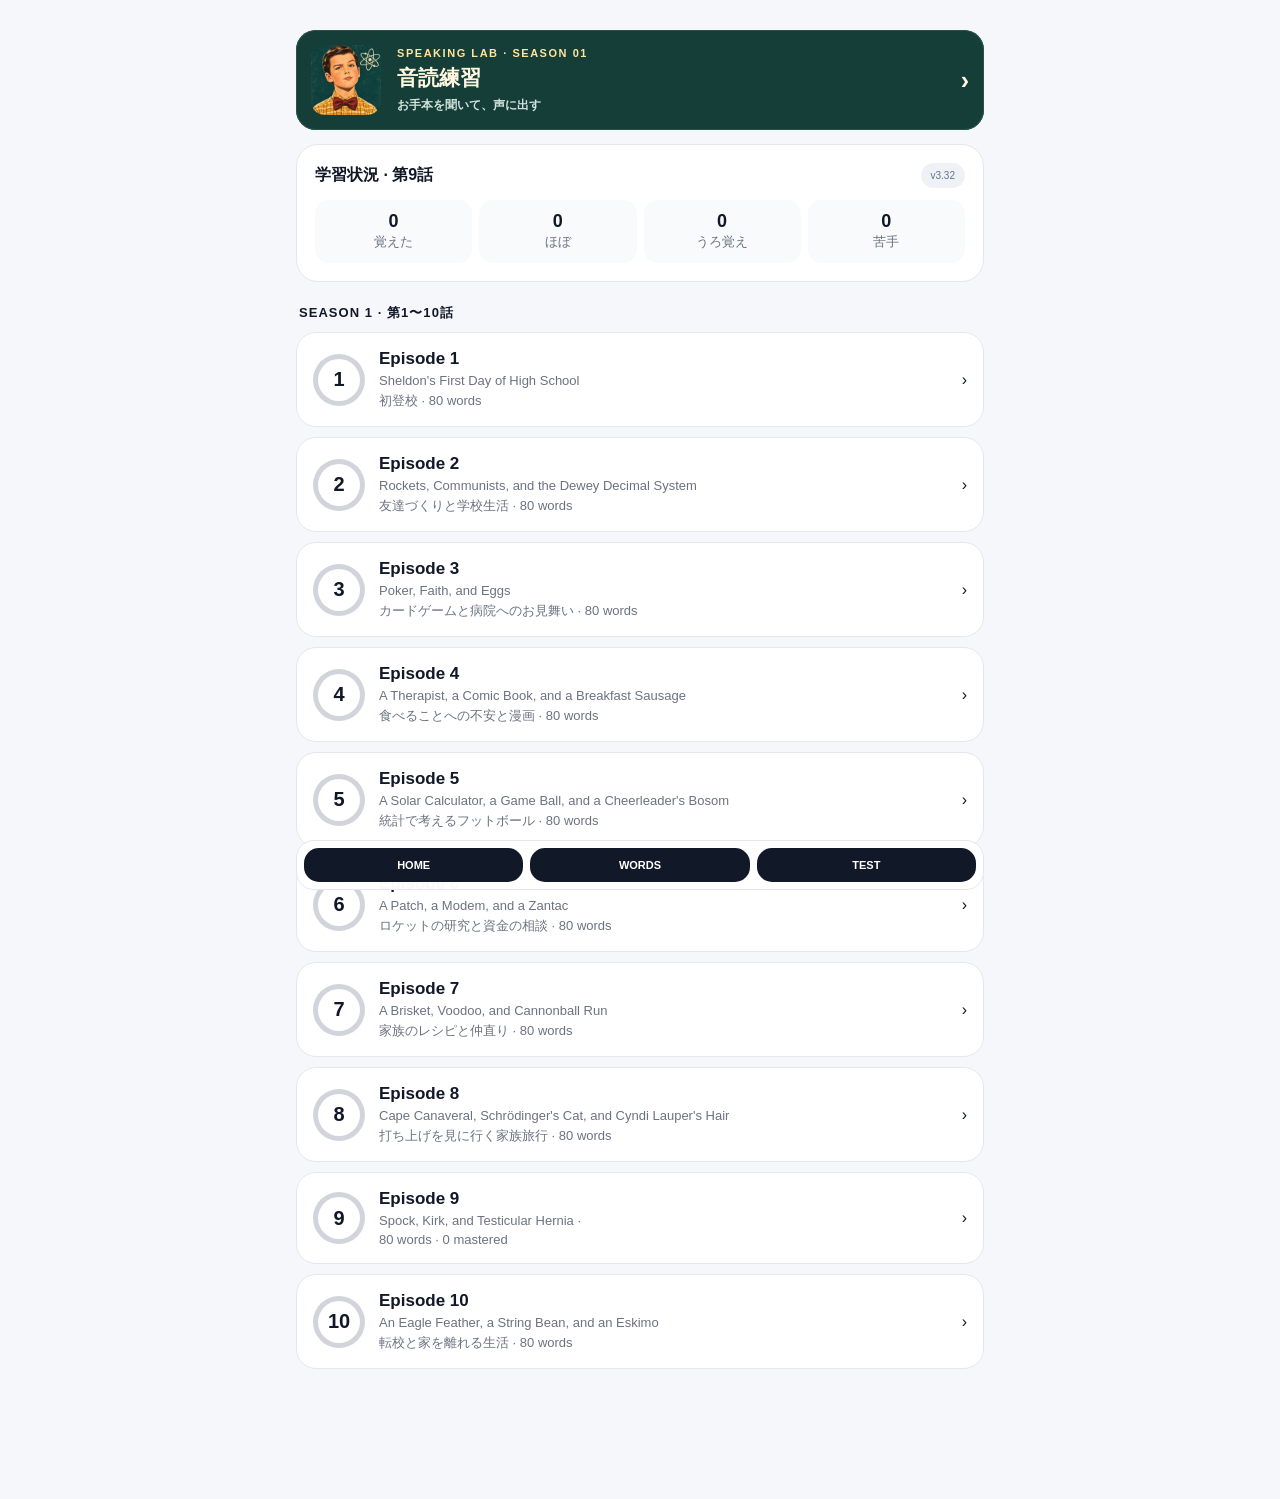
<file: episode-9/index.html>
<!doctype html><html lang="ja"><head><meta charset="utf-8"><meta name="viewport" content="width=device-width,initial-scale=1,viewport-fit=cover"><meta name="theme-color" content="#111827"><link rel="icon" type="image/png" sizes="48x48" href="../speaking/icons/sheldon-48.png"><link rel="apple-touch-icon" sizes="180x180" href="../speaking/icons/sheldon-180.png"><link rel="manifest" href="../manifest.webmanifest"><link rel="stylesheet" href="../speaking/practice.css"><title>Episode 9 · Young Sheldon English</title><style>:root{--bg:#f5f7fb;--card:#fff;--ink:#111827;--muted:#6b7280;--line:#e5e7eb;--accent:#111827;--good:#166534;--goodbg:#f0fdf4;--bad:#991b1b;--badbg:#fef2f2}*{box-sizing:border-box}body{margin:0;font-family:-apple-system,BlinkMacSystemFont,"Segoe UI",sans-serif;background:var(--bg);color:var(--ink)}main{max-width:720px;margin:auto;padding:20px 16px 120px}.hero{padding:16px 4px 10px}.eyebrow{font-size:12px;letter-spacing:.12em;color:var(--muted);font-weight:800}h1{font-size:30px;line-height:1.08;margin:7px 0}.sub,.small{color:var(--muted);font-size:13px;line-height:1.55}.card{background:#fff;border:1px solid var(--line);border-radius:22px;padding:18px;margin-top:14px}.row{display:flex;gap:10px;align-items:center;justify-content:space-between}.pill,.mastery{font-size:12px;background:#eef2f7;padding:7px 10px;border-radius:999px}.progress{height:9px;background:#e5e7eb;border-radius:99px;overflow:hidden;margin-top:12px}.progress>div{height:100%;background:var(--accent)}button{width:100%;border:0;border-radius:15px;padding:14px 16px;font-size:16px;font-weight:750;background:var(--accent);color:#fff;margin-top:10px}button.secondary{background:#eef2f7;color:var(--ink)}button.option{background:#fff;color:var(--ink);border:1.5px solid var(--line);text-align:left}button.option.correct{border-color:var(--good);color:var(--good);background:var(--goodbg)}button.option.wrong{border-color:var(--bad);color:var(--bad);background:var(--badbg)}.screen{display:none}.screen.active{display:block}.stats{display:grid;grid-template-columns:repeat(4,1fr);gap:7px;margin-top:12px}.stat{background:#f8fafc;border-radius:14px;padding:11px 5px;text-align:center}.stat b{display:block;font-size:18px}.season-title{font-size:13px;font-weight:850;letter-spacing:.08em;margin:22px 3px 8px}.episode{display:flex;align-items:center;gap:14px;padding:16px;background:#fff;border:1px solid var(--line);border-radius:20px;margin:10px 0;cursor:pointer}.episode-num,.set-num{width:52px;height:52px;border-radius:50%;display:grid;place-items:center;font-size:20px;font-weight:850;flex:none}.episode-num{border:5px solid #d1d5db}.set-num{position:relative;background:#d1d5db;padding:5px}.set-num::after{content:"";position:absolute;inset:5px;background:#fff;border-radius:50%;z-index:0}.set-num span{position:relative;z-index:1}.episode-info,.set-info{flex:1}.episode-info b,.set-info b{font-size:17px}.episode-info span,.set-info span{display:block;color:var(--muted);font-size:13px;margin-top:4px}.set-row{display:flex;align-items:center;gap:14px;padding:15px 3px;border-bottom:1px solid var(--line);cursor:pointer}.set-state{font-size:12px;padding:7px 9px;border-radius:10px;background:#f3f4f6}.today{background:linear-gradient(135deg,#111827,#374151);color:#fff}.today .small{color:#d1d5db}.today .version{background:#eef2f7;color:#64748b}.word{font-size:34px;font-weight:850;margin:8px 0}.pron{color:var(--muted);font-size:13px}.meaning{font-size:19px;font-weight:750;margin-top:12px}.detail-label{font-size:16px;font-weight:850;margin-top:22px;padding-top:18px;border-top:1px solid var(--line)}.learn-row{margin:8px 0}.tag{display:inline-block;min-width:28px;text-align:center;border-radius:6px;padding:1px 5px;margin-right:7px;font-size:12px;font-weight:800;background:#eef2f7;color:#64748b}.tag[data-tag="名"]{background:#eff6ff;color:#3b82f6}.tag[data-tag="動"]{background:#f0fdf4;color:#22c55e}.tag[data-tag="形"]{background:#fff7ed;color:#f59e0b}.tag[data-tag="副"]{background:#faf5ff;color:#a855f7}.tag[data-tag="対"]{background:#fef2f2;color:#ef4444}.tag[data-tag="類"]{background:#ecfeff;color:#0891b2}.tag[data-tag="関"]{background:#f8fafc;color:#64748b}.tag[data-tag="句"]{background:#fdf4ff;color:#c026d3}.tag[data-tag="接頭"]{background:#f5f3ff;color:#7c3aed}.speakable{cursor:pointer;-webkit-tap-highlight-color:transparent}.example,.usage{padding:14px;background:#f8fafc;border-radius:14px;margin-top:12px;line-height:1.5}.example-text{font-size:17px;font-weight:750}.example-ja,.usage span{display:block;color:var(--muted);font-size:14px;margin-top:6px}.mastery[data-level="苦手"]{color:#16a34a;font-weight:800}.mastery[data-level="うろ覚え"]{color:#ca8a04;font-weight:800}.mastery[data-level="ほぼ覚えた"]{color:#2563eb;font-weight:800}.mastery[data-level="覚えた"]{color:#166534;font-weight:800}.mastery-grid,.choice-grid{display:grid;grid-template-columns:repeat(2,1fr);gap:8px;margin-top:12px}.mastery-grid button,.choice-grid button{margin:0;background:#f3f4f6;color:var(--ink);font-size:13px}.mastery-grid button.active,.choice-grid button.active{background:var(--accent);color:#fff}.answer-note{margin-top:12px;padding:14px;border-radius:14px}.answer-note.wrong{background:var(--badbg);color:var(--bad)}.answer-note.correct{background:var(--goodbg);color:var(--good)}.hidden{display:none!important}.list-item{padding:14px 0;border-bottom:1px solid var(--line);cursor:pointer}.list-word{font-size:18px;font-weight:800}.list-meaning{font-size:13px;color:var(--muted);margin-top:3px}.tap-hint{font-size:11px;color:var(--muted);font-weight:600}.review-details{margin-top:14px;border-top:1px solid var(--line);padding-top:12px}.review-details summary{cursor:pointer;font-size:13px;font-weight:750;color:var(--muted)}.back{width:auto;margin:0;background:#eef2f7;color:var(--ink)}nav{position:fixed;z-index:20;left:50%;transform:translateX(-50%);bottom:max(10px,env(safe-area-inset-bottom));width:min(calc(100% - 32px),688px);display:grid;grid-template-columns:repeat(3,1fr);gap:7px;background:rgba(255,255,255,.95);backdrop-filter:blur(12px);padding:7px;border:1px solid var(--line);border-radius:18px}nav button{margin:0;padding:11px 2px;font-size:11px}.fixed-next{position:fixed;z-index:30;right:max(22px,calc((100vw - 720px)/2 + 22px));bottom:calc(max(10px,env(safe-area-inset-bottom)) + 68px);width:auto;min-width:140px;box-shadow:0 8px 25px #11182733}</style></head><body><main><section id="home" class="screen active"><div class="card today"><div class="row"><b>TODAY</b><span class="pill version">v3.30</span></div><h2 style="margin-bottom:4px">今日の10語</h2><div class="small" id="todayMix"></div><button style="background:#fff;color:#111827" onclick="startToday()">今日の学習を始める</button></div><div class="card"><b>学習状況</b><div class="stats"><div class="stat"><b id="knownStat">0</b><span class="small">覚えた</span></div><div class="stat"><b id="almostStat">0</b><span class="small">ほぼ</span></div><div class="stat"><b id="fuzzyStat">0</b><span class="small">うろ覚え</span></div><div class="stat"><b id="weakStat">0</b><span class="small">苦手</span></div></div></div><div class="season-title">SEASON 1</div><div class="episode" onclick="openEpisode()"><div class="episode-num">9</div><div class="episode-info"><b>Episode 9</b><span>Spock, Kirk, and Testicular Hernia · <span id="epMeta"></span></span></div><span>›</span></div></section><section id="episode" class="screen"><button class="back" onclick="show('home')">← SEASON 1</button><div class="card"><div class="row"><div><div class="small">SEASON 1</div><h2 style="margin:3px 0">Episode 9</h2><div class="small" style="font-size:15px">Spock, Kirk, and Testicular Hernia</div></div><span class="pill" id="epWordCount"></span></div><div class="progress"><div id="epProgress"></div></div><p class="small" id="epProgressText"></p><button onclick="startCurrentSet()">つづきから</button><button class="secondary" onclick="showList()">全単語を見る</button></div><div class="card"><b>単語セット</b><div id="setList"></div></div><div class="card"><b>復習テスト</b><p class="small">苦手な単語を優先して出題します。</p><button onclick="show('settings')">テストする</button></div></section><section id="settings" class="screen"><button class="back" onclick="openEpisode()">← Episode 9</button><div class="card"><h2>テスト設定</h2><div class="detail-label" style="border:0;margin-top:0;padding-top:0">問題数</div><div class="choice-grid" id="countChoices"></div><button onclick="startQuiz()">テストを始める</button></div></section><section id="learn" class="screen"><button class="back" onclick="exitStudy()">← 戻る</button><div class="card"><div class="row"><span class="pill" id="counter"></span><span class="mastery" id="learnMastery"></span></div><div class="word" id="word" onclick="speakText(currentLearnWord().w)"></div><div class="pron" id="pron"></div><div class="meaning" id="meaning"></div><div id="learnRelated"></div><div class="example" id="example" onclick="speakText(currentLearnWord().e)"></div><div class="detail-label">習熟度</div><div class="mastery-grid" id="learnMasteryButtons"></div><button id="nextBtn" class="fixed-next" onclick="nextWord()">次へ</button></div></section><section id="list" class="screen"><button class="back" onclick="openEpisode()">← Episode 9</button><div class="card"><div class="row"><b>Episode 9 単語一覧</b><span class="pill" id="listCount"></span></div><div id="wordList"></div></div></section><section id="quiz" class="screen"><div class="card"><div class="row"><b>Quick Test</b><span class="pill" id="quizCount"></span></div><div class="word" id="quizWord" onclick="speakText(quizWords[qidx].w)"></div><div class="tap-hint">単語をタップで発音</div><div id="options"></div><div id="answerNote" class="answer-note hidden"></div><div id="feedback" class="example hidden"></div><button id="quizNext" class="fixed-next hidden" onclick="nextQuiz()">次の問題</button></div></section><section id="review" class="screen"><div class="card"><div class="small">TEST RESULT</div><h2>今回の結果</h2><div class="stats" style="grid-template-columns:repeat(2,1fr)"><div class="stat"><b id="scoreStat">0%</b><span class="small">正答率</span></div><div class="stat"><b id="wrongCount">0</b><span class="small">間違い</span></div></div><div id="reviewWordLists"></div><button id="retestWrongBtn" onclick="startWrongRetest()"></button><button class="secondary" id="reviewBackBtn" onclick="openEpisode()">Episode 9へ戻る</button></div></section><nav id="mainNav"><button onclick="show('home')">HOME</button><button onclick="showList()">WORDS</button><button onclick="show('settings')">TEST</button></nav></main><script>window.YS_EPISODE={"number":9,"title":"Spock, Kirk, and Testicular Hernia","words":[{"w":"study","p":"/ˈstʌdi/","m":"勉強する","d":"勉強する","learn":[],"u":["study for a test","テスト勉強をする"],"e":"Want to study together after practice?","j":"練習のあと一緒に勉強しない？","forms":[]},{"w":"cheat","p":"/tʃiːt/","m":"不正をする","d":"不正をする","learn":[["語形","cheated","この回で使われた形"],["語形","cheating","この回で使われた形"]],"u":["cheat on a test","試験で不正をする"],"e":"It would be easy to cheat, but I won't.","j":"不正をするのは簡単だけど、私はしない。","forms":["cheated","cheating"]},{"w":"tutor","p":"/ˈtuːtər/","m":"個別に教える","d":"個別に教える","learn":[],"u":["tutor someone in math","人に数学を個別に教える"],"e":"Could you tutor me in algebra?","j":"代数を個別に教えてくれない？","forms":[]},{"w":"explanation","p":"/ˌekspləˈneɪʃən/","m":"説明","d":"説明","learn":[],"u":["a clear explanation","わかりやすい説明"],"e":"Your explanation made that much clearer.","j":"君の説明でずっとわかりやすくなった。","forms":[]},{"w":"helpful","p":"/ˈhelpfəl/","m":"役に立つ","d":"役に立つ","learn":[],"u":["a helpful hint","役に立つヒント"],"e":"That example was really helpful.","j":"その例はとても参考になった。","forms":[]},{"w":"fail","p":"/feɪl/","m":"不合格になる・失敗する","d":"不合格になる・失敗する","learn":[["語形","failed","この回で使われた形"]],"u":["fail an exam","試験に落ちる"],"e":"What happens if I fail the test?","j":"テストに落ちたらどうなるの？","forms":["failed"]},{"w":"struggle","p":"/ˈstrʌɡəl/","m":"苦戦する","d":"苦戦する","learn":[],"u":["struggle with algebra","代数に苦戦する"],"e":"I struggle with the last question every time.","j":"いつも最後の問題で苦戦する。","forms":[]},{"w":"difficult","p":"/ˈdɪfɪkəlt/","m":"難しい","d":"難しい","learn":[],"u":["a difficult question","難しい問題"],"e":"Which step was the most difficult?","j":"どの手順が一番難しかった？","forms":[]},{"w":"ashamed","p":"/əˈʃeɪmd/","m":"恥じている","d":"恥じている","learn":[],"u":["feel ashamed","恥ずかしく思う"],"e":"I felt ashamed of what I'd said.","j":"自分の言ったことが恥ずかしかった。","forms":[]},{"w":"honest","p":"/ˈɑːnɪst/","m":"正直な","d":"正直な","learn":[],"u":["an honest answer","正直な答え"],"e":"Can I give you an honest answer?","j":"正直に答えてもいい？","forms":[]},{"w":"library","p":"/ˈlaɪbreri/","m":"図書館","d":"図書館","learn":[],"u":["a library card","図書館の利用カード"],"e":"I'll meet you outside the library.","j":"図書館の前で待ち合わせよう。","forms":[]},{"w":"textbook","p":"/ˈtekstbʊk/","m":"教科書","d":"教科書","learn":[],"u":["open your textbook","教科書を開く"],"e":"I left my textbook in my locker.","j":"ロッカーに教科書を置いてきた。","forms":[]},{"w":"knowledge","p":"/ˈnɑːlɪdʒ/","m":"知識","d":"知識","learn":[],"u":["background knowledge","予備知識"],"e":"You don't need any special knowledge for this.","j":"これには特別な知識はいらないよ。","forms":[]},{"w":"evidence","p":"/ˈevɪdəns/","m":"証拠","d":"証拠","learn":[],"u":["look for evidence","証拠を探す"],"e":"What evidence supports that answer?","j":"その答えを裏付ける証拠は何？","forms":[]},{"w":"guidance","p":"/ˈɡaɪdəns/","m":"指導・助言","d":"指導・助言","learn":[],"u":["ask for guidance","指導を求める"],"e":"Thanks for your guidance this semester.","j":"今学期はご指導ありがとうございました。","forms":[]},{"w":"capable","p":"/ˈkeɪpəbəl/","m":"能力がある","d":"能力がある","learn":[],"u":["capable of learning","学ぶ力がある"],"e":"You're capable of solving this on your own.","j":"君なら自分で解けるよ。","forms":[]},{"w":"divide","p":"/dɪˈvaɪd/","m":"割る・分ける","d":"割る・分ける","learn":[],"u":["divide by two","2で割る"],"e":"Can we divide the work between us?","j":"仕事を二人で分担できる？","forms":[]},{"w":"reverse","p":"/rɪˈvɝːs/","m":"逆にする","d":"逆にする","learn":[],"u":["reverse the order","順番を逆にする"],"e":"What happens if we reverse the order?","j":"順番を逆にしたらどうなる？","forms":[]},{"w":"accept","p":"/əkˈsept/","m":"受け入れる","d":"受け入れる","learn":[],"u":["accept the result","結果を受け入れる"],"e":"It took time to accept the result.","j":"結果を受け入れるのに時間がかかった。","forms":[]},{"w":"guilty","p":"/ˈɡɪlti/","m":"後ろめたい","d":"後ろめたい","learn":[],"u":["feel guilty","後ろめたく感じる"],"e":"I felt guilty about leaving early.","j":"早く帰ったことを後ろめたく感じた。","forms":[]},{"w":"reward","p":"/rɪˈwɔːrd/","m":"ご褒美・報酬","d":"ご褒美・報酬","learn":[],"u":["earn a reward","報酬を得る"],"e":"What's your reward for finishing the project?","j":"プロジェクトが終わったら自分に何をご褒美にする？","forms":[]},{"w":"succeed","p":"/səkˈsiːd/","m":"成功する","d":"成功する","learn":[],"u":["succeed in school","学校でよい成績を収める"],"e":"What helped you succeed this time?","j":"今回は何が成功の助けになった？","forms":[]},{"w":"experience","p":"/ɪkˈspɪriəns/","m":"経験・体験","d":"経験・体験","learn":[],"u":["gain experience","経験を積む"],"e":"Volunteering gave me valuable experience with children.","j":"ボランティア活動で子どもと接する貴重な経験を得ました。","forms":[]},{"w":"humorous","p":"/ˈhjuːmərəs/","m":"ユーモアのある","d":"ユーモアのある","learn":[],"u":["a humorous story","ユーモアのある話"],"e":"His humorous introduction helped everyone relax.","j":"彼のユーモアのある自己紹介で皆がくつろげました。","forms":[]},{"w":"provide","p":"/prəˈvaɪd/","m":"提供する","d":"提供する","learn":[["語形","providing","この回で使われた形"]],"u":["provide information","情報を提供する"],"e":"The guide provides useful information about local buses.","j":"その案内は地元のバスについて役立つ情報を提供しています。","forms":["providing"]},{"w":"satisfy","p":"/ˈsætɪsfaɪ/","m":"満足させる","d":"満足させる","learn":[["語形","satisfying","この回で使われた形"]],"u":["satisfy a customer","顧客を満足させる"],"e":"A quick answer alone will not satisfy every customer.","j":"素早い返答だけで全ての顧客が満足するわけではありません。","forms":["satisfying"]},{"w":"team","p":"/tiːm/","m":"チーム","d":"チーム","learn":[],"u":["join a team","チームに加わる"],"e":"Which team are you rooting for?","j":"どのチームを応援してる？","forms":[]},{"w":"favor","p":"/ˈfeɪvər/","m":"頼み事・親切な行為","d":"頼み事・親切な行為","learn":[],"u":["ask a favor","頼み事をする"],"e":"Could I ask you a small favor before lunch?","j":"昼食の前にちょっとお願いしてもいい？","forms":[]},{"w":"realize","p":"/ˈriːəlaɪz/","m":"気づく","d":"気づく","learn":[],"u":["realize a mistake","間違いに気づく"],"e":"I did not realize the museum closed so early.","j":"博物館がそんなに早く閉まるとは気づきませんでした。","forms":[]},{"w":"brisket","p":"/ˈbrɪskɪt/","m":"牛などの胸肉","d":"牛などの胸肉","learn":[],"u":["slow-cooked brisket","じっくり加熱した牛の胸肉"],"e":"How long do you cook the brisket?","j":"牛の胸肉はどのくらい火を通すの？","forms":[]},{"w":"career","p":"/kəˈrɪr/","m":"職業・職歴","d":"職業・職歴","learn":[["語形","careers","この回で使われた形"]],"u":["a career in science","科学分野での職業人生"],"e":"What made you choose a career in science?","j":"どうして科学の道を選んだのですか？","forms":["careers"]},{"w":"written","p":"/ˈrɪtən/","m":"書かれた","d":"書かれた","learn":[],"u":["written instructions","書面による手順"],"e":"Do you have written instructions?","j":"書面の手順はありますか？","forms":[]},{"w":"bother","p":"/ˈbɑːðər/","m":"邪魔をする・困らせる","d":"邪魔をする・困らせる","learn":[],"u":["bother someone","人の邪魔をする"],"e":"Does the light from my screen bother you?","j":"私の画面の明かりは気になりますか？","forms":[]},{"w":"follow","p":"/ˈfɑːloʊ/","m":"ついていく・従う","d":"ついていく・従う","learn":[],"u":["follow the rules","規則に従う"],"e":"Follow me and I'll show you the way.","j":"ついてきて。道を案内するよ。","forms":[]},{"w":"seem","p":"/siːm/","m":"〜のように見える","d":"〜のように見える","learn":[["語形","seemed","この回で使われた形"]],"u":["seem familiar","見覚えがあるように感じる"],"e":"Does that seem right to you?","j":"それで合っていそうかな？","forms":["seemed"]},{"w":"decide","p":"/dɪˈsaɪd/","m":"決める","d":"決める","learn":[["語形","decided","この回で使われた形"]],"u":["decide on a date","日程を決める"],"e":"Can we decide after lunch?","j":"昼食のあとに決めてもいい？","forms":["decided"]},{"w":"meet","p":"/miːt/","m":"会う","d":"会う","learn":[],"u":["meet after school","放課後に会う"],"e":"Shall we meet outside the station?","j":"駅の外で待ち合わせない？","forms":[]},{"w":"watch","p":"/wɑːtʃ/","m":"じっと見る・観戦する","d":"じっと見る・観戦する","learn":[["語形","watching","この回で使われた形"]],"u":["watch a game","試合を観戦する"],"e":"Want to watch the race with me?","j":"一緒にレースを見ない？","forms":["watching"]},{"w":"check","p":"/tʃek/","m":"確かめる","d":"確かめる","learn":[],"u":["check the schedule","予定を確認する"],"e":"Let me check the time first.","j":"まず時間を確かめさせて。","forms":[]},{"w":"life","p":"/laɪf/","m":"生活・人生","d":"生活・人生","learn":[],"u":["daily life","日常生活"],"e":"What's life like in your new town?","j":"新しい町での暮らしはどう？","forms":[]},{"w":"strategy","p":"/ˈstrætədʒi/","m":"戦略","d":"戦略","learn":[],"u":["plan a strategy","作戦を立てる"],"e":"Let's try a different strategy tomorrow.","j":"明日は違う作戦を試そう。","forms":[]},{"w":"injury","p":"/ˈɪndʒəri/","m":"けが","d":"けが","learn":[],"u":["recover from an injury","けがから回復する"],"e":"How long were you out with that injury?","j":"そのけがでどれくらい休んだの？","forms":[]},{"w":"attend","p":"/əˈtend/","m":"出席する","d":"出席する","learn":[],"u":["attend a class","授業に出る"],"e":"Can anyone attend the lecture?","j":"その講義には誰でも参加できますか？","forms":[]},{"w":"strength","p":"/streŋθ/","m":"強さ・筋力","d":"強さ・筋力","learn":[],"u":["build strength","筋力をつける"],"e":"This exercise helps build upper body strength.","j":"この運動は上半身の筋力アップに役立つ。","forms":[]},{"w":"slope","p":"/sloʊp/","m":"傾き・坂","d":"傾き・坂","learn":[],"u":["a steep slope","急な坂"],"e":"How do you find the slope of this line?","j":"この直線の傾きはどう求めるの？","forms":[]},{"w":"identify","p":"/aɪˈdentəfaɪ/","m":"特定する","d":"特定する","learn":[],"u":["identify the cause","原因を特定する"],"e":"Can you identify the mistake in this line?","j":"この行の間違いがわかる？","forms":[]},{"w":"lift","p":"/lɪft/","m":"持ち上げる","d":"持ち上げる","learn":[["語形","lifting","この回で使われた形"]],"u":["lift a heavy box","重い箱を持ち上げる"],"e":"Can you lift that box without help?","j":"その箱は一人で持ち上げられる？","forms":["lifting"]},{"w":"sincerely","p":"/sɪnˈsɪrli/","m":"心から","d":"心から","learn":[],"u":["sincerely apologize","心から謝る"],"e":"I sincerely appreciate your help.","j":"助けてくださって心から感謝しています。","forms":[]},{"w":"details","p":"/ˈdiːteɪlz/","m":"詳細","d":"詳細","learn":[],"u":["check the details","詳細を確認する"],"e":"Could you go over the details again?","j":"詳しいところをもう一度説明してくれる？","forms":[]},{"w":"graph","p":"/ɡræf/","m":"グラフ","d":"グラフ","learn":[],"u":["draw a graph","グラフを描く"],"e":"What does the blue line on the graph show?","j":"グラフの青い線は何を示しているの？","forms":[]},{"w":"word","p":"/wɝːd/","m":"単語","d":"単語","learn":[],"u":["a new word","新しい単語"],"e":"How do you say this word in English?","j":"この言葉は英語で何と言いますか？","forms":[]},{"w":"wrong","p":"/rɔːŋ/","m":"間違っている","d":"間違っている","learn":[],"u":["the wrong answer","誤った答え"],"e":"Have we come to the wrong room?","j":"来る部屋を間違えたかな？","forms":[]},{"w":"help","p":"/help/","m":"手伝う","d":"手伝う","learn":[["語形","helping","この回で使われた形"],["語形","helps","この回で使われた形"]],"u":["help a friend","友達を助ける"],"e":"Could you help me carry this box?","j":"この箱を運ぶのを手伝ってもらえる？","forms":["helping","helps"]},{"w":"ask","p":"/æsk/","m":"尋ねる・頼む","d":"尋ねる・頼む","learn":[["語形","asked","この回で使われた形"],["語形","asking","この回で使われた形"]],"u":["ask a question","質問する"],"e":"Can I ask you something about tomorrow?","j":"明日のことで一つ聞いていい？","forms":["asked","asking"]},{"w":"home","p":"/hoʊm/","m":"自宅","d":"自宅","learn":[],"u":["my first home","私が最初に住んだ家"],"e":"How far is your home from school?","j":"家から学校まではどのくらい？","forms":[]},{"w":"move","p":"/muːv/","m":"動かす・移動する","d":"動かす・移動する","learn":[["語形","moved","この回で使われた形"]],"u":["move a little closer","少し近づく"],"e":"Could we move these chairs closer?","j":"この椅子をもう少し近づけてもいい？","forms":["moved"]},{"w":"assume","p":"/əˈsuːm/","m":"〜だと思い込む・仮定する","d":"〜だと思い込む・仮定する","learn":[],"u":["assume that","〜だと仮定する"],"e":"Do not assume that everyone has read the instructions.","j":"全員が説明を読んだと思い込まないでください。","forms":[]},{"w":"prepare","p":"/prɪˈper/","m":"準備する","d":"準備する","learn":[["語形","preparing","この回で使われた形"]],"u":["prepare a meal","食事を用意する"],"e":"I prepare my bag before going to bed.","j":"寝る前にかばんの準備をします。","forms":["preparing"]},{"w":"bring","p":"/brɪŋ/","m":"持ってくる","d":"持ってくる","learn":[["語形","brought","この回で使われた形"]],"u":["bring a dish","料理を一品持ってくる"],"e":"Should I bring something to the picnic?","j":"ピクニックに何か持っていこうか？","forms":["brought"]},{"w":"school","p":"/skuːl/","m":"学校","d":"学校","learn":[],"u":["change schools","転校する"],"e":"What do you like about your new school?","j":"新しい学校のどこが好き？","forms":[]},{"w":"direction","p":"/dəˈrekʃən/","m":"方向","d":"方向","learn":[],"u":["the opposite direction","反対の方向"],"e":"Which direction should the arrow point?","j":"矢印はどの向きにすればいい？","forms":[]},{"w":"regardless","p":"/rɪˈɡɑːrdləs/","m":"〜にかかわらず","d":"〜にかかわらず","learn":[],"u":["regardless of the result","結果にかかわらず"],"e":"I'll try again regardless of the result.","j":"結果にかかわらず、もう一度やってみる。","forms":[]},{"w":"unlikely","p":"/ʌnˈlaɪkli/","m":"可能性が低い","d":"可能性が低い","learn":[],"u":["unlikely to happen","起こりそうにない"],"e":"It seems unlikely they'll cancel the class.","j":"授業が中止になる可能性は低そうだ。","forms":[]},{"w":"risk","p":"/rɪsk/","m":"危険性・リスク","d":"危険性・リスク","learn":[],"u":["take a risk","リスクを取る"],"e":"Is there a risk of losing the file?","j":"ファイルが消えるおそれはある？","forms":[]},{"w":"include","p":"/ɪnˈkluːd/","m":"含める","d":"含める","learn":[],"u":["include an example","例を含める"],"e":"Should I include a diagram in my answer?","j":"解答に図を入れたほうがいい？","forms":[]},{"w":"restore","p":"/rɪˈstɔːr/","m":"元に戻す","d":"元に戻す","learn":[],"u":["restore a file","ファイルを復元する"],"e":"Can we restore the original settings?","j":"元の設定に戻せる？","forms":[]},{"w":"carefully","p":"/ˈkerfəli/","m":"注意深く","d":"注意深く","learn":[],"u":["check carefully","慎重に確認する"],"e":"Read the last line carefully.","j":"最後の行を注意して読んで。","forms":[]},{"w":"rethink","p":"/ˌriːˈθɪŋk/","m":"考え直す","d":"考え直す","learn":[],"u":["rethink a decision","決定を考え直す"],"e":"Maybe we should rethink our strategy.","j":"作戦を考え直したほうがいいかもしれない。","forms":[]},{"w":"answer","p":"/ˈænsər/","m":"答え","d":"答え","learn":[["語形","answers","この回で使われた形"]],"u":["find the answer","答えを見つける"],"e":"Can you explain how you got that answer?","j":"その答えをどう出したか説明できる？","forms":["answers"]},{"w":"learn","p":"/lɝːn/","m":"学ぶ","d":"学ぶ","learn":[],"u":["learn from a mistake","失敗から学ぶ"],"e":"I'd like to learn how to do that.","j":"そのやり方を覚えたいな。","forms":[]},{"w":"believe","p":"/bɪˈliːv/","m":"信じる","d":"信じる","learn":[["語形","believed","この回で使われた形"]],"u":["believe in yourself","自分を信じる"],"e":"I believe you can do it.","j":"君ならできると思う。","forms":["believed"]},{"w":"explain","p":"/ɪkˈspleɪn/","m":"説明する","d":"説明する","learn":[],"u":["explain the difference","違いを説明する"],"e":"Could you explain that one more time?","j":"もう一度説明してもらえる？","forms":[]},{"w":"money","p":"/ˈmʌni/","m":"お金","d":"お金","learn":[],"u":["save money","お金をためる"],"e":"I'm saving money for a new bike.","j":"新しい自転車を買うためにお金をためてる。","forms":[]},{"w":"question","p":"/ˈkwestʃən/","m":"質問","d":"質問","learn":[],"u":["answer a question","質問に答える"],"e":"I have a question about this word.","j":"この単語について質問があります。","forms":[]},{"w":"teach","p":"/tiːtʃ/","m":"教える","d":"教える","learn":[["語形","teaching","この回で使われた形"]],"u":["teach someone a skill","人に技術を教える"],"e":"Could you teach me that phrase?","j":"その言い回しを教えてくれる？","forms":["teaching"]},{"w":"care","p":"/ker/","m":"気にかける","d":"気にかける","learn":[],"u":["care about the result","結果を気にする"],"e":"I care about what you think.","j":"君がどう思うかを大事にしているよ。","forms":[]},{"w":"chance","p":"/tʃæns/","m":"好機・可能性","d":"好機・可能性","learn":[],"u":["get a chance","機会を得る"],"e":"Will we get another chance to play?","j":"もう一度プレーする機会はある？","forms":[]},{"w":"count","p":"/kaʊnt/","m":"数える","d":"数える","learn":[],"u":["count to ten","10まで数える"],"e":"Could you count the chairs for me?","j":"椅子の数を数えてくれる？","forms":[]},{"w":"lose","p":"/luːz/","m":"失う・負ける","d":"失う・負ける","learn":[["語形","lost","この回で使われた形"]],"u":["lose track of time","時間を忘れる"],"e":"I don't want to lose this ticket.","j":"このチケットをなくしたくない。","forms":["lost"]},{"w":"relax","p":"/rɪˈlæks/","m":"くつろぐ・力を抜く","d":"くつろぐ・力を抜く","learn":[],"u":["relax your shoulders","肩の力を抜く"],"e":"What helps you relax before a race?","j":"レース前は何をすると落ち着く？","forms":[]}],"tiers":{"core":["study","cheat","tutor","explanation","helpful","fail","struggle","difficult","ashamed","honest","library","textbook","knowledge","evidence","guidance","capable","divide","reverse","accept","guilty","reward","succeed","experience","humorous","provide","satisfy","team","favor","realize","brisket","career","written","bother","follow","seem","decide","meet","watch","check","life"],"plus":["strategy","injury","attend","strength","slope","identify","lift","sincerely","details","graph","word","wrong","help","ask","home","move","assume","prepare","bring","school"],"extra":["direction","regardless","unlikely","risk","include","restore","carefully","rethink","answer","learn","believe","explain","money","question","teach","care","chance","count","lose","relax"]},"groups":{"noun":["explanation","library","textbook","knowledge","evidence","guidance","reward","experience","team","favor","brisket","career","life","strategy","injury","strength","slope","details","graph","word","home","school","direction","risk","answer","money","question","chance"],"verb":["study","cheat","tutor","fail","struggle","divide","reverse","accept","succeed","provide","satisfy","realize","bother","follow","seem","decide","meet","watch","check","attend","identify","lift","help","ask","move","assume","prepare","bring","include","restore","rethink","learn","believe","explain","teach","care","count","lose","relax"],"modifier":["helpful","difficult","ashamed","honest","capable","guilty","humorous","written","sincerely","wrong","regardless","unlikely","carefully"]},"hits":{},"source":"https://www.springfieldspringfield.co.uk/view_episode_scripts.php?episode=s01e09&tv-show=young-sheldon-2017","exampleType":"original"};</script><script>const W=(w,p,m,d,r,u,e,j)=>({w,p,m,d,learn:r,u,e,j});const words=window.YS_EPISODE.words;const SET_SIZE=10;let state=JSON.parse(localStorage.getItem('ys-state-s01e09')||'{}');state.learned=state.learned||[];state.wrong=state.wrong||[];state.mastery=state.mastery||{};state.quizCount=state.quizCount||10;state.unlockedSet=state.unlockedSet||1;let idx=0,qidx=0,score=0,studyWords=[],quizWords=[],currentWrong=[],studyMode='set',questionAnswered=false,quizMode='normal';function save(){localStorage.setItem('ys-state-s01e09',JSON.stringify(state));updateStats()}function show(id){document.querySelectorAll('.screen').forEach(x=>x.classList.remove('active'));document.getElementById(id).classList.add('active');let n=document.getElementById('mainNav');if(n)n.classList.toggle('hidden',id==='learn'||id==='quiz');window.scrollTo(0,0);updateStats()}function masteryOf(w){return state.mastery[w]||(state.wrong.includes(w)?'苦手':'未学習')}function mastered(x){return ['ほぼ覚えた','覚えた'].includes(masteryOf(x.w))}function rank(w){return {'苦手':0,'うろ覚え':1,'未学習':2,'ほぼ覚えた':3,'覚えた':4}[masteryOf(w)]}function syncUnlock(){state.unlockedSet=Math.ceil(words.length/SET_SIZE)}function setMasteryWord(w,l){state.mastery[w]=l;if(l==='苦手'){if(!state.wrong.includes(w))state.wrong.push(w)}else state.wrong=state.wrong.filter(v=>v!==w);syncUnlock();save()}function promote(w){let n=masteryOf(w);if(n!=='覚えた')state.mastery[w]=n==='ほぼ覚えた'?'覚えた':'ほぼ覚えた';state.wrong=state.wrong.filter(v=>v!==w);syncUnlock()}function speakText(t){if(!('speechSynthesis'in window))return;speechSynthesis.cancel();let u=new SpeechSynthesisUtterance(t);u.lang='en-US';u.rate=.96;speechSynthesis.speak(u)}function relatedHTML(x){return x.learn.map(a=>'<div class="learn-row"><span class="tag" data-tag="'+a[0]+'">'+a[0]+'</span><b class="speakable" onclick="speakText(\''+a[1].replace(/'/g,"\\'")+'\')">'+a[1]+'</b>　'+a[2]+'</div>').join('')+'<div class="usage speakable" onclick="speakText(\''+x.u[0].replace(/'/g,"\\'")+'\')"><b>'+x.u[0]+'</b><span>'+x.u[1]+'</span></div>'}function setRing(chunk){let colors={'苦手':'#D79A91','うろ覚え':'#D6BC72','ほぼ覚えた':'#8FA3B8','覚えた':'#86B99A','未学習':'#D1D5DB'},order=['覚えた','ほぼ覚えた','うろ覚え','苦手','未学習'],total=chunk.length,start=0,parts=[];order.forEach(l=>{let n=chunk.filter(x=>masteryOf(x.w)===l).length;if(!n)return;let end=start+n/total*360;parts.push(colors[l]+' '+start+'deg '+end+'deg');start=end});return 'conic-gradient('+parts.join(',')+')'}function openEpisode(){syncUnlock();let sets=Math.ceil(words.length/SET_SIZE),m=words.filter(mastered).length;epWordCount.textContent=words.length+' words';epProgress.style.width=(m/words.length*100)+'%';epProgressText.textContent=m+' / '+words.length+'語 習得';let html='';for(let i=1;i<=sets;i++){let chunk=words.slice((i-1)*SET_SIZE,i*SET_SIZE),done=chunk.filter(mastered).length,ring=setRing(chunk);html+='<div class="set-row" onclick="startSet('+i+')"><div class="set-num" style="background:'+ring+'"><span>'+i+'</span></div><div class="set-info"><b>SET '+i+'</b><span>'+done+' / '+chunk.length+'語 習得</span></div><div class="set-state">'+(done===chunk.length?'✓':'›')+'</div></div>'}setList.innerHTML=html;show('episode')}function currentSetNo(){for(let i=1;i<=Math.ceil(words.length/SET_SIZE);i++){let c=words.slice((i-1)*SET_SIZE,i*SET_SIZE);if(c.some(x=>!mastered(x)))return i}return Math.ceil(words.length/SET_SIZE)}function startCurrentSet(){beginSetStudy(currentSetNo())}function beginSetStudy(n){studyWords=words.slice((n-1)*SET_SIZE,n*SET_SIZE);idx=0;studyMode='set';show('learn');renderWord();speakText(studyWords[0].w)}function startSet(n){beginSetStudy(n)}function todayWords(){syncUnlock();let available=words.slice(0,state.unlockedSet*SET_SIZE),priority={'苦手':0,'うろ覚え':1,'未学習':2,'ほぼ覚えた':3,'覚えた':4},sorted=[...available].sort((a,b)=>priority[masteryOf(a.w)]-priority[masteryOf(b.w)]);return sorted.slice(0,Math.min(10,sorted.length))}function startToday(){studyWords=todayWords();idx=0;studyMode='today';show('learn');renderWord();speakText(studyWords[0].w)}function startWrongRetest(){let retry=words.filter(x=>currentWrong.includes(x.w));if(!retry.length){alert('今回のテストで間違えた単語はありません');return}startQuiz(retry,'retest')}function currentLearnWord(){return studyWords[idx]}function renderWord(){let x=currentLearnWord();counter.textContent=(idx+1)+' / '+studyWords.length;word.textContent=x.w;pron.textContent=x.p;meaning.textContent=x.m;learnRelated.innerHTML=relatedHTML(x);example.innerHTML='<div class="small">学習用例文（オリジナル）</div><div class="example-text">'+x.e+'</div><div class="example-ja">'+x.j+'</div>';renderLearnMastery();if(!state.learned.includes(x.w))state.learned.push(x.w);save();nextBtn.textContent=idx===studyWords.length-1?(studyMode==='set'?'SETテストへ':studyMode==='single'?'一覧へ':'学習を終える'):'次へ'}function renderLearnMastery(){let x=currentLearnWord(),ls=['苦手','うろ覚え','ほぼ覚えた','覚えた'],now=masteryOf(x.w);learnMastery.textContent=now;learnMastery.dataset.level=now;learnMasteryButtons.innerHTML=ls.map(l=>'<button class="'+(l===now?'active':'')+'" onclick="setLearn(\''+l+'\')">'+l+'</button>').join('')}function setLearn(l){setMasteryWord(currentLearnWord().w,l);renderLearnMastery()}function nextWord(){if(idx<studyWords.length-1){idx++;renderWord();speakText(studyWords[idx].w);window.scrollTo(0,0)}else if(studyMode==='single'){showList()}else if(studyMode==='set'){startQuiz(studyWords)}else openEpisode()}function showList(){listCount.textContent=words.length+' words';wordList.innerHTML=words.map((x,i)=>'<div class="list-item" onclick="studySingleWord('+i+')"><div class="row"><span class="list-word">'+x.w+'</span><span class="mastery" data-level="'+masteryOf(x.w)+'">'+masteryOf(x.w)+'</span></div><div class="list-meaning">'+x.m+'　'+x.p+'</div></div>').join('');show('list')}function studySingleWord(i){studyWords=[words[i]];idx=0;studyMode='single';show('learn');renderWord();speakText(words[i].w)}function exitStudy(){studyMode==='single'?showList():openEpisode()}function renderCountChoices(){countChoices.innerHTML=[10,20,30,40].map(n=>'<button class="'+(state.quizCount===n?'active':'')+'" onclick="setCount('+n+')">'+n+'問</button>').join('')}function setCount(n){state.quizCount=n;save();renderCountChoices()}function quizPool(){syncUnlock();let learned=words.filter(x=>state.learned.includes(x.w)||masteryOf(x.w)!=='未学習');return learned.length>=4?learned:words.slice(0,state.unlockedSet*SET_SIZE)}function buildQuiz(){let base=quizPool(),pool=[...base].sort((a,b)=>rank(a.w)-rank(b.w)),out=[];while(out.length<state.quizCount){out.push(...pool);pool=[...base].sort(()=>Math.random()-.5)}return out.slice(0,state.quizCount)}function startQuiz(custom,mode){quizMode=mode||'normal';quizWords=custom?[...custom]:buildQuiz();qidx=0;score=0;currentWrong=[];questionAnswered=false;show('quiz');renderQuiz()}function renderQuiz(){questionAnswered=false;let x=quizWords[qidx];quizCount.textContent=(qidx+1)+' / '+quizWords.length;quizWord.textContent=x.w;answerNote.className='answer-note hidden';feedback.classList.add('hidden');quizNext.classList.add('hidden');let pool=[x];while(pool.length<4){let w=words[Math.floor(Math.random()*words.length)];if(w.w!==x.w&&!pool.some(o=>o.m===w.m))pool.push(w)}pool.sort(()=>Math.random()-.5);options.innerHTML='';pool.forEach(w=>{let b=document.createElement('button');b.className='option';b.textContent=w.m;b.onclick=()=>answer(b,w,x);options.appendChild(b)})}function showOptionExplanation(w,kind){if(!w)return;answerNote.className='answer-note '+kind;answerNote.innerHTML='<b class="speakable" onclick="speakText(&quot;'+w.w.replace(/&/g,'&amp;').replace(/\"/g,'&quot;')+'&quot;)">'+w.w+'</b><br>'+w.m+'<div class="quiz-related">'+relatedHTML(w)+'</div>';speakText(w.w)}function answer(btn,choice,x){if(questionAnswered){showOptionExplanation(choice,choice.w===x.w?'correct':'wrong');if(choice.w===x.w){feedback.innerHTML='<div class="small">学習用例文（オリジナル）</div><div class="example-text">'+x.e+'</div><div class="example-ja">'+x.j+'</div>';feedback.classList.remove('hidden')}else feedback.classList.add('hidden');return}if(choice.w!==x.w){if(btn.classList.contains('wrong')){showOptionExplanation(choice,'wrong');return}btn.classList.add('wrong');if(!currentWrong.includes(x.w))currentWrong.push(x.w);setMasteryWord(x.w,'苦手');showOptionExplanation(choice,'wrong');return}questionAnswered=true;if(!currentWrong.includes(x.w))score++;btn.classList.add('correct');if(quizMode==='weak'||(quizMode!=='retest'&&!currentWrong.includes(x.w)))promote(x.w);save();showOptionExplanation(x,'correct');feedback.innerHTML='<div class="small">学習用例文（オリジナル）</div><div class="example-text">'+x.e+'</div><div class="example-ja">'+x.j+'</div>';feedback.classList.remove('hidden');quizNext.classList.remove('hidden')}function nextQuiz(){if(qidx<quizWords.length-1){qidx++;renderQuiz()}else{syncUnlock();save();show('review');renderReviewLists()}}function reviewWordRow(w){let i=words.findIndex(x=>x.w===w.w);return '<div class="list-item" onclick="studySingleWord('+i+')"><div class="list-word speakable" onclick="event.stopPropagation();speakText(\''+w.w.replace(/'/g,"\\'")+'\')">'+w.w+'</div><div class="list-meaning">'+w.m+'</div></div>'}function renderReviewLists(){if(!document.getElementById('reviewWordLists'))return;let wrong=quizWords.filter(x=>currentWrong.includes(x.w)),correct=quizWords.filter(x=>!currentWrong.includes(x.w));reviewWordLists.innerHTML='<div class="detail-label">間違えた単語　'+wrong.length+'語</div>'+(wrong.length?wrong.map(reviewWordRow).join(''):'<p class="small">なし</p>')+(correct.length?'<details class="review-details"><summary>正解した'+correct.length+'語を見る</summary>'+correct.map(reviewWordRow).join('')+'</details>':'')}function updateStats(){syncUnlock();let c=l=>words.filter(x=>masteryOf(x.w)===l).length;knownStat.textContent=c('覚えた');almostStat.textContent=c('ほぼ覚えた');fuzzyStat.textContent=c('うろ覚え');weakStat.textContent=c('苦手');scoreStat.textContent=quizWords.length?Math.round(score/quizWords.length*100)+'%':'0%';wrongCount.textContent=currentWrong.length;if(currentWrong.length){retestWrongBtn.textContent='間違えた'+currentWrong.length+'語をテスト';retestWrongBtn.classList.remove('hidden');reviewBackBtn.classList.add('secondary')}else{retestWrongBtn.classList.add('hidden');reviewBackBtn.classList.remove('secondary')}let t=todayWords(),counts={new:0,weak:0,review:0};t.forEach(x=>{let m=masteryOf(x.w);if(m==='未学習')counts.new++;else if(m==='苦手')counts.weak++;else counts.review++});todayMix.textContent='新規 '+counts.new+' · 苦手 '+counts.weak+' · 復習 '+counts.review;epMeta.textContent=words.length+' words · '+c('覚えた')+' mastered';renderCountChoices()}syncUnlock();updateStats();</script><script src="../smart-tips.js?v=11"></script><script src="../learning-plan.js?v=3.31-2"></script><script src="../episode-catalog.js?v=11"></script><script src="../episode-ui.js?v=12"></script><script src="../speaking/lessons.js"></script><script src="../speaking/practice.js?v=10"></script></body></html>
</file>
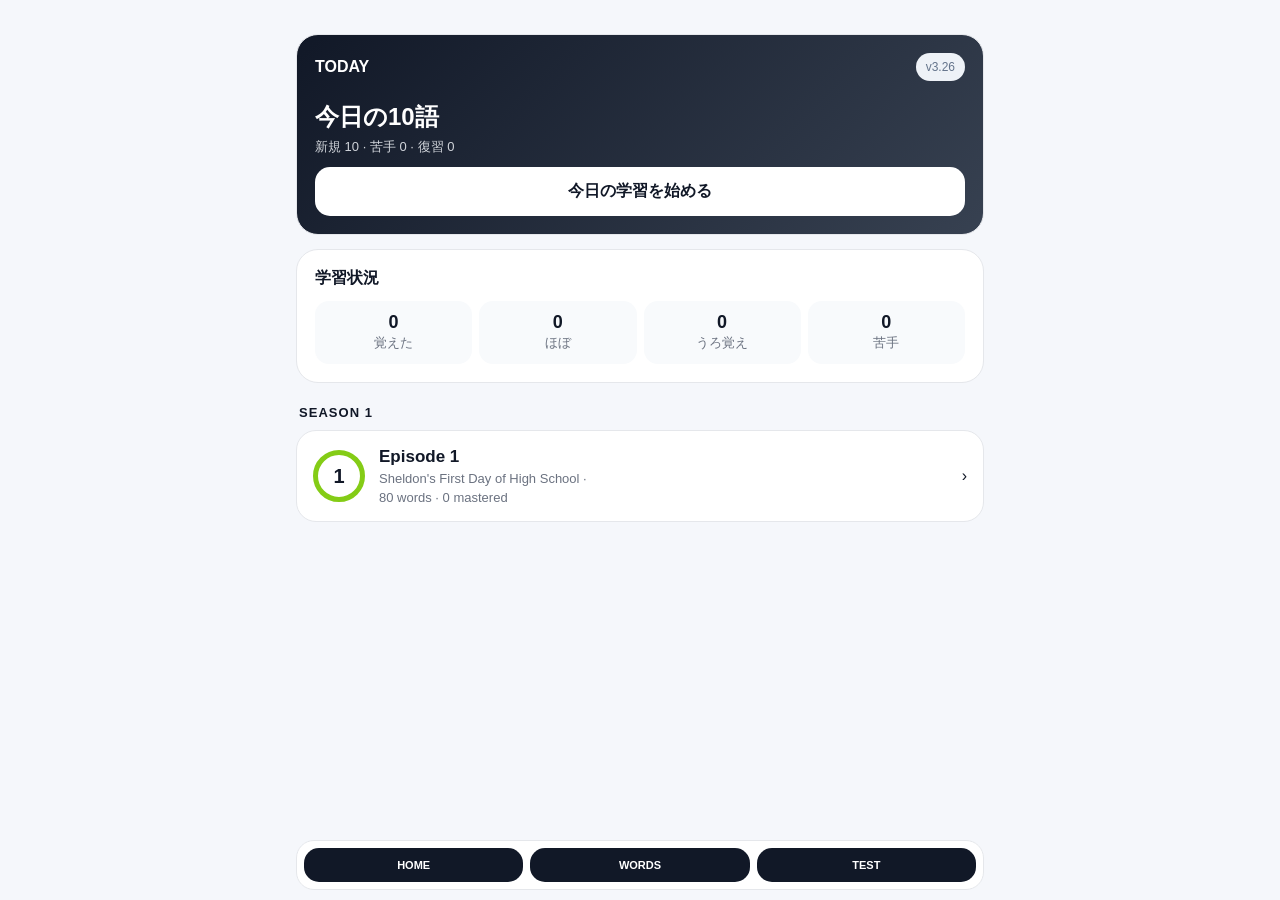
<file: v3.26/index.html>
<!doctype html><html lang="ja"><head><meta charset="utf-8"><meta http-equiv="Cache-Control" content="no-cache, no-store, must-revalidate"><meta http-equiv="Pragma" content="no-cache"><meta http-equiv="Expires" content="0"><meta name="viewport" content="width=device-width,initial-scale=1,viewport-fit=cover"><meta name="theme-color" content="#111827"><title>Young Sheldon English</title><style>:root{--bg:#f5f7fb;--card:#fff;--ink:#111827;--muted:#6b7280;--line:#e5e7eb;--accent:#111827;--good:#166534;--goodbg:#f0fdf4;--bad:#991b1b;--badbg:#fef2f2}*{box-sizing:border-box}body{margin:0;font-family:-apple-system,BlinkMacSystemFont,"Segoe UI",sans-serif;background:var(--bg);color:var(--ink)}main{max-width:720px;margin:auto;padding:20px 16px 120px}.hero{padding:16px 4px 10px}.eyebrow{font-size:12px;letter-spacing:.12em;color:var(--muted);font-weight:800}h1{font-size:30px;line-height:1.08;margin:7px 0}.sub,.small{color:var(--muted);font-size:13px;line-height:1.55}.card{background:#fff;border:1px solid var(--line);border-radius:22px;padding:18px;margin-top:14px}.row{display:flex;gap:10px;align-items:center;justify-content:space-between}.pill,.mastery{font-size:12px;background:#eef2f7;padding:7px 10px;border-radius:999px}.progress{height:9px;background:#e5e7eb;border-radius:99px;overflow:hidden;margin-top:12px}.progress>div{height:100%;background:var(--accent)}button{width:100%;border:0;border-radius:15px;padding:14px 16px;font-size:16px;font-weight:750;background:var(--accent);color:#fff;margin-top:10px}button.secondary{background:#eef2f7;color:var(--ink)}button.option{background:#fff;color:var(--ink);border:1.5px solid var(--line);text-align:left}button.option.correct{border-color:var(--good);color:var(--good);background:var(--goodbg)}button.option.wrong{border-color:var(--bad);color:var(--bad);background:var(--badbg)}.screen{display:none}.screen.active{display:block}.stats{display:grid;grid-template-columns:repeat(4,1fr);gap:7px;margin-top:12px}.stat{background:#f8fafc;border-radius:14px;padding:11px 5px;text-align:center}.stat b{display:block;font-size:18px}.season-title{font-size:13px;font-weight:850;letter-spacing:.08em;margin:22px 3px 8px}.episode{display:flex;align-items:center;gap:14px;padding:16px;background:#fff;border:1px solid var(--line);border-radius:20px;margin:10px 0;cursor:pointer}.episode-num,.set-num{width:52px;height:52px;border-radius:50%;display:grid;place-items:center;font-size:20px;font-weight:850;flex:none}.episode-num{border:5px solid #84cc16}.set-num{position:relative;background:#d1d5db;padding:5px}.set-num::after{content:"";position:absolute;inset:5px;background:#fff;border-radius:50%;z-index:0}.set-num span{position:relative;z-index:1}.episode-info,.set-info{flex:1}.episode-info b,.set-info b{font-size:17px}.episode-info span,.set-info span{display:block;color:var(--muted);font-size:13px;margin-top:4px}.set-row{display:flex;align-items:center;gap:14px;padding:15px 3px;border-bottom:1px solid var(--line);cursor:pointer}.set-state{font-size:12px;padding:7px 9px;border-radius:10px;background:#f3f4f6}.today{background:linear-gradient(135deg,#111827,#374151);color:#fff}.today .small{color:#d1d5db}.today .version{background:#eef2f7;color:#64748b}.word{font-size:34px;font-weight:850;margin:8px 0}.pron{color:var(--muted);font-size:13px}.meaning{font-size:19px;font-weight:750;margin-top:12px}.detail-label{font-size:16px;font-weight:850;margin-top:22px;padding-top:18px;border-top:1px solid var(--line)}.learn-row{margin:8px 0}.tag{display:inline-block;min-width:28px;text-align:center;border-radius:6px;padding:1px 5px;margin-right:7px;font-size:12px;font-weight:800;background:#eef2f7;color:#64748b}.tag[data-tag="名"]{background:#eff6ff;color:#3b82f6}.tag[data-tag="動"]{background:#f0fdf4;color:#22c55e}.tag[data-tag="形"]{background:#fff7ed;color:#f59e0b}.tag[data-tag="副"]{background:#faf5ff;color:#a855f7}.tag[data-tag="対"]{background:#fef2f2;color:#ef4444}.tag[data-tag="類"]{background:#ecfeff;color:#0891b2}.tag[data-tag="関"]{background:#f8fafc;color:#64748b}.tag[data-tag="句"]{background:#fdf4ff;color:#c026d3}.tag[data-tag="接頭"]{background:#f5f3ff;color:#7c3aed}.speakable{cursor:pointer;-webkit-tap-highlight-color:transparent}.example,.usage{padding:14px;background:#f8fafc;border-radius:14px;margin-top:12px;line-height:1.5}.example-text{font-size:17px;font-weight:750}.example-ja,.usage span{display:block;color:var(--muted);font-size:14px;margin-top:6px}.mastery[data-level="苦手"]{color:#16a34a;font-weight:800}.mastery[data-level="うろ覚え"]{color:#ca8a04;font-weight:800}.mastery[data-level="ほぼ覚えた"]{color:#2563eb;font-weight:800}.mastery[data-level="覚えた"]{color:#166534;font-weight:800}.mastery-grid,.choice-grid{display:grid;grid-template-columns:repeat(2,1fr);gap:8px;margin-top:12px}.mastery-grid button,.choice-grid button{margin:0;background:#f3f4f6;color:var(--ink);font-size:13px}.mastery-grid button.active,.choice-grid button.active{background:var(--accent);color:#fff}.answer-note{margin-top:12px;padding:14px;border-radius:14px}.answer-note.wrong{background:var(--badbg);color:var(--bad)}.answer-note.correct{background:var(--goodbg);color:var(--good)}.hidden{display:none!important}.list-item{padding:14px 0;border-bottom:1px solid var(--line);cursor:pointer}.list-word{font-size:18px;font-weight:800}.list-meaning{font-size:13px;color:var(--muted);margin-top:3px}.tap-hint{font-size:11px;color:var(--muted);font-weight:600}.review-details{margin-top:14px;border-top:1px solid var(--line);padding-top:12px}.review-details summary{cursor:pointer;font-size:13px;font-weight:750;color:var(--muted)}.back{width:auto;margin:0;background:#eef2f7;color:var(--ink)}nav{position:fixed;z-index:20;left:50%;transform:translateX(-50%);bottom:max(10px,env(safe-area-inset-bottom));width:min(calc(100% - 32px),688px);display:grid;grid-template-columns:repeat(3,1fr);gap:7px;background:rgba(255,255,255,.95);backdrop-filter:blur(12px);padding:7px;border:1px solid var(--line);border-radius:18px}nav button{margin:0;padding:11px 2px;font-size:11px}.fixed-next{position:fixed;z-index:30;right:max(22px,calc((100vw - 720px)/2 + 22px));bottom:calc(max(10px,env(safe-area-inset-bottom)) + 68px);width:auto;min-width:140px;box-shadow:0 8px 25px #11182733}</style></head><body><main><section id="home" class="screen active"><div class="card today"><div class="row"><b>TODAY</b><span class="pill version">v3.26</span></div><h2 style="margin-bottom:4px">今日の10語</h2><div class="small" id="todayMix"></div><button style="background:#fff;color:#111827" onclick="startToday()">今日の学習を始める</button></div><div class="card"><b>学習状況</b><div class="stats"><div class="stat"><b id="knownStat">0</b><span class="small">覚えた</span></div><div class="stat"><b id="almostStat">0</b><span class="small">ほぼ</span></div><div class="stat"><b id="fuzzyStat">0</b><span class="small">うろ覚え</span></div><div class="stat"><b id="weakStat">0</b><span class="small">苦手</span></div></div></div><div class="season-title">SEASON 1</div><div class="episode" onclick="openEpisode()"><div class="episode-num">1</div><div class="episode-info"><b>Episode 1</b><span>Sheldon's First Day of High School · <span id="epMeta"></span></span></div><span>›</span></div></section><section id="episode" class="screen"><button class="back" onclick="show('home')">← SEASON 1</button><div class="card"><div class="row"><div><div class="small">SEASON 1</div><h2 style="margin:3px 0">Episode 1</h2><div class="small" style="font-size:15px">Sheldon's First Day of High School</div></div><span class="pill" id="epWordCount"></span></div><div class="progress"><div id="epProgress"></div></div><p class="small" id="epProgressText"></p><button onclick="startCurrentSet()">つづきから</button><button class="secondary" onclick="showList()">全単語を見る</button></div><div class="card"><b>単語セット</b><div id="setList"></div></div><div class="card"><b>復習テスト</b><p class="small">苦手な単語を優先して出題します。</p><button onclick="show('settings')">テストする</button></div></section><section id="settings" class="screen"><button class="back" onclick="openEpisode()">← Episode 1</button><div class="card"><h2>テスト設定</h2><div class="detail-label" style="border:0;margin-top:0;padding-top:0">問題数</div><div class="choice-grid" id="countChoices"></div><button onclick="startQuiz()">テストを始める</button></div></section><section id="learn" class="screen"><button class="back" onclick="exitStudy()">← 戻る</button><div class="card"><div class="row"><span class="pill" id="counter"></span><span class="mastery" id="learnMastery"></span></div><div class="word" id="word" onclick="speakText(currentLearnWord().w)"></div><div class="pron" id="pron"></div><div class="meaning" id="meaning"></div><div id="learnRelated"></div><div class="example" id="example" onclick="speakText(currentLearnWord().e)"></div><div class="detail-label">習熟度</div><div class="mastery-grid" id="learnMasteryButtons"></div><button id="nextBtn" class="fixed-next" onclick="nextWord()">次へ</button></div></section><section id="list" class="screen"><button class="back" onclick="openEpisode()">← Episode 1</button><div class="card"><div class="row"><b>Episode 1 単語一覧</b><span class="pill" id="listCount"></span></div><div id="wordList"></div></div></section><section id="quiz" class="screen"><div class="card"><div class="row"><b>Quick Test</b><span class="pill" id="quizCount"></span></div><div class="word" id="quizWord" onclick="speakText(quizWords[qidx].w)"></div><div class="tap-hint">単語をタップで発音</div><div id="options"></div><div id="answerNote" class="answer-note hidden"></div><div id="feedback" class="example hidden"></div><button id="quizNext" class="fixed-next hidden" onclick="nextQuiz()">次の問題</button></div></section><section id="review" class="screen"><div class="card"><div class="small">TEST RESULT</div><h2>今回の結果</h2><div class="stats" style="grid-template-columns:repeat(2,1fr)"><div class="stat"><b id="scoreStat">0%</b><span class="small">正答率</span></div><div class="stat"><b id="wrongCount">0</b><span class="small">間違い</span></div></div><div id="reviewWordLists"></div><button id="retestWrongBtn" onclick="startWrongRetest()"></button><button class="secondary" id="reviewBackBtn" onclick="openEpisode()">Episode 1へ戻る</button></div></section><nav id="mainNav"><button onclick="show('home')">HOME</button><button onclick="showList()">WORDS</button><button onclick="show('settings')">TEST</button></nav></main><script>const W=(w,p,m,d,r,u,e,j)=>({w,p,m,d,learn:r,u,e,j});const words=[W('nourishment','/ˈnɜːrɪʃmənt/','栄養・滋養','食べ物などから得る栄養。心や精神を豊かにするものにも使う。',[['動','nourish','栄養を与える'],['類','nutrition','栄養']],['provide nourishment','栄養を与える'],'nourishment of our bodies','私たちの体の栄養'),W('revolting','/rɪˈvoʊltɪŋ/','ひどく不快な・気持ち悪い','嫌悪感を覚えるほど不快という強い表現。',[['類','disgusting','ひどく不快な'],['類','gross','気持ち悪い']],['a revolting smell','ひどく不快な臭い'],'that was revolting','それは気持ち悪かった'),W('credentials','/krəˈdenʃəlz/','資格・経歴・実績','能力や立場を証明する学歴・職歴・資格・実績など。credential の複数形。人の資格・経歴・実績をまとめて表すこの意味では credentials と複数形で使われることが多い。',[['類','qualification','資格・適性'],['関','experience','経験・経歴']],['check credentials','資格を確認する'],'questioned my credentials','私の資格・経歴に疑問を呈した'),W('violation','/ˌvaɪəˈleɪʃən/','違反・侵害','規則や法律への違反。権利などの侵害にも使う。',[['動','violate','違反する・侵害する'],['類','breach','違反']],['in violation of','〜に違反して'],'in violation of the dress code','服装規定に違反して'),W('gifted','/ˈɡɪftɪd/','才能に恵まれた','生まれつき非常に高い能力を持つこと。',[['類','talented','才能のある'],['名','gift','才能']],['a gifted student','才能ある生徒'],'remarkably gifted','並外れて才能に恵まれた'),W('dimwitted','/ˌdɪmˈwɪtɪd/','頭の鈍い・愚かな','理解力や判断力が低いことを表す否定的な形容詞。',[['名','wit','知力・機転'],['類','slow-witted','頭の回転が遅い']],['a dimwitted remark','愚かな発言'],'how dimwitted you are','君がどれだけ頭が鈍くても'),W('kinematics','/ˌkɪnəˈmætɪks/','運動学','位置・速度・加速度などから物体の動きを記述する分野。',[['関','kinematic','運動学の'],['関','velocity','速度']],['kinematic analysis','運動学的分析'],'dimensional kinematics','次元運動学'),W('remarkably','/rɪˈmɑːrkəbli/','著しく・驚くほど','注目に値するほど、驚くほどという意味。',[['形','remarkable','注目すべき'],['類','exceptionally','並外れて']],['remarkably well','驚くほどうまく'],'remarkably gifted','並外れて才能に恵まれた'),W('arranged','/əˈreɪndʒd/','手配された・整えられた','arrangeの過去形・過去分詞。予定の手配や物の配置に使う。',[['動','arrange','手配する'],['名','arrangement','手配・取り決め']],['arrange a meeting','会議を手配する'],'still be arranged','まだ手配できる'),W('business','/ˈbɪznəs/','用事・関心事・仕事','仕事だけでなく、自分に関係すること・用事という意味でも使う。',[['類','affair','事柄・問題'],['関','businesslike','事務的な']],['mind your own business','自分のことに専念する'],'None of your business','あなたには関係ない'),W('theoretical','/ˌθiːəˈretɪkəl/','理論上の・理論的な','実践より理論に関係すること。学術分野でよく使う。',[['名','theory','理論'],['対','practical','実践的な']],['theoretical physics','理論物理学'],'theoretical physics','理論物理学'),W('backup','/ˈbækʌp/','予備・代替案','本来のものが使えない場合に備えた予備のものや計画。',[['類','alternative','代替案'],['関','backup plan','予備計画']],['have a backup plan','予備案を持つ'],'my backup plan','私の予備の計画'),W('professional','/prəˈfeʃənəl/','専門職の・プロの','仕事として専門的に行う人や、その水準を表す。',[['名','profession','職業'],['副','professionally','専門的に']],['professional career','専門職としての経歴'],'professional ticket taker','プロの切符係'),W('unbalanced','/ʌnˈbælənst/','釣り合っていない・不均衡な','力や状態のバランスが取れていないこと。',[['動','balance','均衡を取る'],['対','balanced','釣り合った']],['unbalanced force','不均衡な力'],'unbalanced force','不均衡な力'),W('scientific','/ˌsaɪənˈtɪfɪk/','科学的な','科学の方法・知識・研究に基づくこと。',[['名','science','科学'],['名','scientist','科学者']],['scientific evidence','科学的証拠'],'Scientific principles','科学的な原理'),W('principle','/ˈprɪnsəpəl/','原理・原則','物事の基本となる規則や考え方。',[['類','rule','規則'],['類','concept','概念']],['basic principle','基本原理'],'Scientific principles','科学的な原理'),W('adopted','/əˈdɑːptɪd/','養子になった・採用された','人を養子にする、または方法や考えを採用する adopt の形。',[['動','adopt','養子にする・採用する'],['名','adoption','養子縁組・採用']],['adopt a method','方法を採用する'],'He\'s adopted','彼は養子だ'),W('financial','/faɪˈnænʃəl/','金銭上の・財政の','お金、収入、支出などに関係する。',[['名','finance','財務・資金'],['副','financially','金銭的に']],['financial problem','金銭的な問題'],'financial problems','金銭的な問題'),W('reassuring','/ˌriːəˈʃʊrɪŋ/','安心させる','不安を減らし、安心感を与えること。',[['動','reassure','安心させる'],['名','reassurance','安心させること']],['a reassuring voice','安心させる声'],'very reassuring','とても安心できる'),W('maliciously','/məˈlɪʃəsli/','悪意をもって','人を傷つけようとする意図を持って行う様子。',[['形','malicious','悪意のある'],['名','malice','悪意']],['act maliciously','悪意をもって行動する'],'maliciously harass','悪意をもって嫌がらせする'),W('harass','/həˈræs/','嫌がらせをする','繰り返し困らせたり不快にさせたりする。',[['名','harassment','嫌がらせ'],['類','bother','困らせる']],['harass someone','人に嫌がらせをする'],'maliciously harass','悪意をもって嫌がらせする'),W('torment','/ˈtɔːrment/','苦しめる・悩ませる','精神的または身体的に強く苦しめること。',[['名','torment','苦痛'],['類','torture','苦しめる']],['torment someone','人を苦しめる'],'someone else to torment','代わりに苦しめる相手'),W('gullible','/ˈɡʌləbəl/','だまされやすい','人の話を簡単に信じてしまう性質。',[['類','naive','世間知らずな'],['対','skeptical','疑い深い']],['too gullible','だまされやすすぎる'],'she\'s gullible','彼女はだまされやすい'),W('intimidated','/ɪnˈtɪmədeɪtɪd/','怖気づいた・威圧された','相手の能力や態度などによって自信を失った状態。',[['動','intimidate','威圧する'],['名','intimidation','威圧']],['feel intimidated','怖気づく'],'intimidated by you','君に怖気づく'),W('intellect','/ˈɪntəlekt/','知性・知力','理解したり考えたりする高度な思考能力。',[['形','intellectual','知的な'],['類','intelligence','知能']],['great intellect','優れた知性'],'recognize my intellect','私の知性を認める'),W('exposed','/ɪkˈspoʊzd/','露出した・さらされた','覆われず見えている、または危険などにさらされた状態。',[['動','expose','さらす・露出する'],['名','exposure','露出・接触']],['exposed skin','露出した肌'],'an exposed tattoo','露出したタトゥー'),W('thorough','/ˈθɜːroʊ/','徹底的な・入念な','細部まで抜けなく注意を払うこと。',[['副','thoroughly','徹底的に'],['類','complete','完全な']],['thorough check','徹底的な確認'],'a thorough cleaning','徹底的な清掃'),W('allergy','/ˈælərdʒi/','アレルギー','特定の物質に免疫系が過敏に反応すること。',[['形','allergic','アレルギーの'],['関','reaction','反応']],['have an allergy','アレルギーがある'],'an allergy attack','アレルギー発作'),W('despite','/dɪˈspaɪt/','〜にもかかわらず','予想と反対の結果を示すときに使う前置詞。後ろには名詞などを置く。',[['類','in spite of','〜にもかかわらず'],['関','although','〜だけれども']],['despite the rain','雨にもかかわらず'],'despite his young age','彼の若さにもかかわらず'),W('designated','/ˈdezɪɡneɪtɪd/','指定された','特定の目的のため正式に決められたこと。',[['動','designate','指定する'],['名','designation','指定']],['designated area','指定区域'],'a designated area','指定区域'),W('diaphanous','/daɪˈæfənəs/','透けるほど薄い','布などが非常に薄く、光や向こう側が透けて見えること。',[['類','sheer','薄く透ける'],['類','transparent','透明な']],['diaphanous fabric','透ける薄い布'],'blouse is diaphanous','ブラウスが透けている'),W('account','/əˈkaʊnt/','考慮・説明・口座','文脈によって意味が大きく変わる頻出語。take into account で「考慮する」。',[['句','take into account','考慮に入れる'],['名','account','説明・口座']],['take it into account','それを考慮する'],'take that into account','それを考慮に入れる'),W('subsection','/ˈsʌbsekʃən/','小項目・小節','文書の section をさらに細かく分けた部分。',[['名','section','節・区分'],['接頭','sub-','下位の']],['read subsection B','B項を読む'],'subsection B','B項'),W('breach','/briːtʃ/','違反・侵害','規則・契約・義務などを破ること。',[['動','breach','違反する'],['類','violation','違反']],['breach of contract','契約違反'],'in breach of the hygiene code','衛生規定に違反して'),W('hygiene','/ˈhaɪdʒiːn/','衛生・衛生管理','健康を保つため清潔な状態を維持すること。',[['形','hygienic','衛生的な'],['関','cleanliness','清潔さ']],['personal hygiene','個人衛生'],'the hygiene code','衛生規定'),W('pursue','/pərˈsuː/','追求する・続ける','目標・仕事・学問などを積極的に目指して続ける。',[['名','pursuit','追求'],['類','seek','求める']],['pursue a career','キャリアを追求する'],'pursue music','音楽を追求する'),W('faculty','/ˈfækəlti/','教職員・学部','学校の教員集団、または大学の学部を意味する。',[['関','staff','職員'],['関','department','学科・部門']],['faculty member','教員'],'a faculty restroom','教職員用トイレ'),W('recruit','/rɪˈkruːt/','採用する・勧誘する','組織やチームに新しい人を入れるため勧誘する。',[['名','recruit','新人・新兵'],['名','recruitment','採用']],['recruit players','選手を勧誘する'],'recruit kids','子どもたちを勧誘する'),W('reputation','/ˌrepjəˈteɪʃən/','評判・評価','周囲の人々からどのように評価されているか。',[['類','image','イメージ'],['関','reputable','評判の良い']],['good reputation','良い評判'],'a bad reputation','悪い評判'),W('uncertainty','/ʌnˈsɜːrtənti/','不確実性・不安定さ','何が起こるか、何が正しいか確信できない状態。',[['形','uncertain','不確かな'],['対','certainty','確実性']],['a time of uncertainty','不確実な時期'],'a world filled with uncertainty','不確実さに満ちた世界'),W('assaulted','/əˈsɔːltɪd/','暴行を受けた・襲われた','人から身体的な攻撃を受けた状態。',[['動','assault','襲う・暴行する'],['類','attack','攻撃する']],['physically assaulted','身体的に襲われた'],'be assaulted','暴行を受ける'),W('haven','/ˈheɪvən/','安全な場所・避難所','危険や不安から逃れて安心できる場所。',[['類','refuge','避難所'],['類','shelter','避難場所']],['a safe haven','安全な避難場所'],'a haven for higher learning','高等教育のための安全な場所'),W('retaliate','/rɪˈtælieɪt/','報復する・やり返す','相手から受けた行為に対して仕返しする。',[['名','retaliation','報復'],['類','strike back','反撃する']],['retaliate against','〜に報復する'],'Do not retaliate','やり返さないで'),W('admirable','/ˈædmərəbəl/','立派な・称賛に値する','尊敬や称賛に値する性質を表す。',[['動','admire','称賛する'],['名','admiration','称賛']],['an admirable effort','立派な努力'],'whatever is admirable','称賛に値するもの'),W('handbook','/ˈhændbʊk/','手引書・ハンドブック','規則や手順などをまとめた小型の案内書。',[['類','manual','手引書'],['類','guide','案内書']],['student handbook','生徒手帳・学生向け規則集'],'the student handbook','生徒向け手引書'),W('extreme','/ɪkˈstriːm/','極端な・非常に激しい','程度が通常の範囲を大きく超えていること。',[['副','extremely','非常に'],['類','severe','深刻な・激しい']],['extreme weather','異常気象・極端な天候'],'extreme hairstyles','極端な髪型'),W('argument','/ˈɑːrɡjəmənt/','口論・議論','意見の食い違いによる口論や、理由を示す議論。',[['動','argue','言い争う・主張する'],['類','dispute','論争']],['have an argument','口論する'],'a common argument','よくある口論'),W('marriage','/ˈmærɪdʒ/','結婚・婚姻','二人が婚姻関係にある状態や制度。',[['動','marry','結婚する'],['形','married','結婚している']],['a happy marriage','幸せな結婚生活'],'argument in marriages','結婚生活での口論'),W('freshman','/ˈfreʃmən/','1年生・新入生','米国の高校や大学などの1年生。',[['関','sophomore','2年生'],['関','senior','最上級生']],['freshman year','1年生の年'],'Freshman year','1年生の年'),W('license','/ˈlaɪsəns/','免許・許可証','特定の活動を公式に許可する証明書。',[['形','licensed','免許を持つ'],['類','permit','許可証']],['a valid license','有効な免許証'],'license plates','ナンバープレート'),W('prime','/praɪm/','素数の・主要な','数学では1と自分自身以外で割り切れない数を表す。',[['句','prime number','素数'],['類','primary','主要な']],['a prime number','素数'],'prime numbers','素数'),W('recognize','/ˈrekəɡnaɪz/','認識する・見分ける','見たり聞いたりして以前知っていたものだと分かる。',[['名','recognition','認識'],['類','identify','特定する']],['recognize a face','顔を見分ける'],'recognize my intellect','私の知性を認める'),W('fad','/fæd/','一時的な流行','短期間だけ急に人気になるもの。',[['類','trend','傾向・流行'],['類','craze','大流行']],['a passing fad','一時的な流行'],'start a fad','流行を始める'),W('ammonia','/əˈmoʊniə/','アンモニア','刺激臭のある化学物質。洗浄剤などにも使われる。',[['関','chemical','化学物質'],['関','cleaner','洗浄剤']],['the smell of ammonia','アンモニアのにおい'],'I smell ammonia','アンモニアのにおいがする'),W('homeroom','/ˈhoʊmruːm/','ホームルーム・学級','学校で出欠確認や連絡などを行う基本のクラス。',[['関','classroom','教室'],['関','teacher','教師']],['homeroom teacher','担任の先生'],'your homeroom','あなたのホームルーム'),W('attire','/əˈtaɪər/','服装・衣装','特定の場面で身につける服装をややフォーマルに表す。',[['類','clothing','衣類'],['類','outfit','服装']],['business attire','ビジネス向けの服装'],'sports attire','スポーツ用の服装'),W('grooming','/ˈɡruːmɪŋ/','身だしなみ・手入れ','髪やひげ、服装などを整えること。',[['動','groom','身だしなみを整える'],['関','appearance','外見']],['grooming standards','身だしなみ基準'],'grooming code','身だしなみ規定'),W('blouse','/blaʊs/','ブラウス','主に女性用の上半身に着る衣服。',[['類','shirt','シャツ'],['関','clothing','衣類']],['a white blouse','白いブラウス'],'this girl\'s blouse','この女の子のブラウス'),W('accuse','/əˈkjuːz/','非難する・告発する','誰かが悪いことをしたと主張する。',[['名','accusation','告発・非難'],['類','blame','責める']],['accuse someone of','人を〜で非難する'],'accuses me','私を非難する'),W('intelligence','/ɪnˈtelɪdʒəns/','知能・知性','学習し、理解し、考える能力。',[['形','intelligent','知的な'],['類','intellect','知性']],['artificial intelligence','人工知能'],'his intelligence','彼の知性'),W('sonata','/səˈnɑːtə/','ソナタ・奏鳴曲','主に器楽のために作られた楽曲形式。',[['関','composition','作曲・楽曲'],['関','movement','楽章']],['piano sonata','ピアノソナタ'],'this sonata','このソナタ'),W('calculus','/ˈkælkjələs/','微積分','変化率や面積などを扱う数学の分野。',[['関','derivative','導関数'],['関','integral','積分']],['study calculus','微積分を学ぶ'],'doing calculus','微積分をやっている'),W('Euclidean','/juˈklɪdiən/','ユークリッドの・ユークリッド幾何学の','古典的なユークリッド幾何学に関する形容詞。',[['名','Euclid','ユークリッド'],['関','geometry','幾何学']],['Euclidean geometry','ユークリッド幾何学'],'Euclidean geometry','ユークリッド幾何学'),W('geometry','/dʒiˈɑːmətri/','幾何学','形、角度、距離、空間などを扱う数学分野。',[['形','geometric','幾何学の'],['関','shape','形']],['study geometry','幾何学を学ぶ'],'Euclidean geometry','ユークリッド幾何学'),W('pitch','/pɪtʃ/','音の高さ・投球','音楽では音の高低を表し、スポーツでは投球なども意味する。',[['句','perfect pitch','絶対音感'],['関','tone','音色・音']],['have perfect pitch','絶対音感がある'],'perfect pitch','絶対音感'),W('musician','/mjuˈzɪʃən/','音楽家・演奏家','音楽を演奏したり作ったりする人。',[['名','music','音楽'],['形','musical','音楽の']],['professional musician','プロの音楽家'],'Musicians take drugs','音楽家は薬物を使う'),W('principal','/ˈprɪnsəpəl/','校長・主要な','学校の校長という意味でよく使う。principleとは別語。',[['類','headteacher','校長'],['対','principle','原理・原則']],['school principal','学校の校長'],'principal\'s office','校長室'),W('uniform','/ˈjuːnəfɔːrm/','制服・ユニフォーム','同じ組織やチームの人が共通して着る服。',[['関','attire','服装'],['形','uniform','均一な']],['school uniform','学校の制服'],'get your uniform on','ユニフォームを着る'),W('ordinary','/ˈɔːrdəneri/','普通の・平凡な','特別ではなく通常であること。',[['副','ordinarily','通常は'],['類','normal','普通の']],['an ordinary day','普通の日'],'ordinary potato','普通のジャガイモ'),W('supplies','/səˈplaɪz/','用品・備品','仕事や学習などに必要な物品。',[['動','supply','供給する'],['類','materials','資材・材料']],['school supplies','学用品'],'The supplies you\'ll need','必要な用品'),W('grip','/ɡrɪp/','握ること・握り','何かを手でしっかりつかむこと。',[['動','grip','しっかり握る'],['類','grasp','つかむ']],['a firm grip','しっかりした握り'],'alligator grips','ワニ口クリップ'),W('rat out','/ræt aʊt/','密告する・告げ口する','くだけた表現で、誰かの悪事などを他人に告げる。',[['類','snitch','密告する'],['類','inform on','〜を密告する']],['rat someone out','人を密告する'],'ratting people out','人を告げ口する'),W('complicated','/ˈkɑːmpləkeɪtɪd/','複雑な・ややこしい','多くの要素が絡み、理解や処理が難しいこと。',[['動','complicate','複雑にする'],['類','complex','複雑な']],['a complicated problem','複雑な問題'],'kind of complicated','ちょっと複雑'),W('justice','/ˈdʒʌstɪs/','正義・公正','公平で正しい扱いや、法による正義。',[['形','just','公正な'],['類','fairness','公平さ']],['seek justice','正義を求める'],'Justice descended upon','正義が下された'),W('fired','/ˈfaɪərd/','解雇された','仕事を辞めさせられた状態。',[['動','fire','解雇する'],['類','dismissed','解雇された']],['get fired','解雇される'],'I got fired','私は解雇された'),W('deserve','/dɪˈzɜːrv/','〜に値する・受けるにふさわしい','行動や状況から何かを受けるのが妥当であること。',[['形','deserving','〜に値する'],['類','merit','値する']],['deserve a chance','機会を与えられるに値する'],'education he deserves','彼にふさわしい教育'),W('afford','/əˈfɔːrd/','〜する余裕がある','費用や時間などを負担できる余裕があること。',[['形','affordable','手頃な'],['関','cost','費用']],['can afford to','〜する余裕がある'],'can\'t afford private school','私立学校に通わせる余裕がない'),W('private','/ˈpraɪvət/','私的な・民間の','公的ではなく個人や特定の組織に属すること。',[['名','privacy','プライバシー'],['対','public','公の']],['private school','私立学校'],'private school','私立学校'),W('comforting','/ˈkʌmfərtɪŋ/','安心させる・心強い','不安や悲しみを和らげる性質を表す。',[['動','comfort','慰める'],['類','reassuring','安心させる']],['a comforting thought','安心できる考え'],'find comforting','安心できると思う'),W('pregnant','/ˈpreɡnənt/','妊娠している','胎児を身ごもっている状態。',[['名','pregnancy','妊娠'],['関','expecting','妊娠している']],['be pregnant','妊娠している'],'That girl\'s pregnant','あの女の子は妊娠している')];const SET_SIZE=10;let state=JSON.parse(localStorage.getItem('ys-state')||'{}');state.learned=state.learned||[];state.wrong=state.wrong||[];state.mastery=state.mastery||{};state.quizCount=state.quizCount||10;state.unlockedSet=state.unlockedSet||1;let idx=0,qidx=0,score=0,studyWords=[],quizWords=[],currentWrong=[],studyMode='set',questionAnswered=false,quizMode='normal';function save(){localStorage.setItem('ys-state',JSON.stringify(state));updateStats()}function show(id){document.querySelectorAll('.screen').forEach(x=>x.classList.remove('active'));document.getElementById(id).classList.add('active');let n=document.getElementById('mainNav');if(n)n.classList.toggle('hidden',id==='learn'||id==='quiz');window.scrollTo(0,0);updateStats()}function masteryOf(w){return state.mastery[w]||(state.wrong.includes(w)?'苦手':'未学習')}function mastered(x){return ['ほぼ覚えた','覚えた'].includes(masteryOf(x.w))}function rank(w){return {'苦手':0,'うろ覚え':1,'未学習':2,'ほぼ覚えた':3,'覚えた':4}[masteryOf(w)]}function syncUnlock(){state.unlockedSet=Math.ceil(words.length/SET_SIZE)}function setMasteryWord(w,l){state.mastery[w]=l;if(l==='苦手'){if(!state.wrong.includes(w))state.wrong.push(w)}else state.wrong=state.wrong.filter(v=>v!==w);syncUnlock();save()}function promote(w){let n=masteryOf(w);if(n!=='覚えた')state.mastery[w]=n==='ほぼ覚えた'?'覚えた':'ほぼ覚えた';state.wrong=state.wrong.filter(v=>v!==w);syncUnlock()}function speakText(t){if(!('speechSynthesis'in window))return;speechSynthesis.cancel();let u=new SpeechSynthesisUtterance(t);u.lang='en-US';u.rate=.96;speechSynthesis.speak(u)}function relatedHTML(x){return x.learn.map(a=>'<div class="learn-row"><span class="tag" data-tag="'+a[0]+'">'+a[0]+'</span><b class="speakable" onclick="speakText(\''+a[1].replace(/'/g,"\\'")+'\')">'+a[1]+'</b>　'+a[2]+'</div>').join('')+'<div class="usage speakable" onclick="speakText(\''+x.u[0].replace(/'/g,"\\'")+'\')"><b>'+x.u[0]+'</b><span>'+x.u[1]+'</span></div>'}function setRing(chunk){let colors={'苦手':'#D79A91','うろ覚え':'#D6BC72','ほぼ覚えた':'#8FA3B8','覚えた':'#86B99A','未学習':'#D1D5DB'},order=['覚えた','ほぼ覚えた','うろ覚え','苦手','未学習'],total=chunk.length,start=0,parts=[];order.forEach(l=>{let n=chunk.filter(x=>masteryOf(x.w)===l).length;if(!n)return;let end=start+n/total*360;parts.push(colors[l]+' '+start+'deg '+end+'deg');start=end});return 'conic-gradient('+parts.join(',')+')'}function openEpisode(){syncUnlock();let sets=Math.ceil(words.length/SET_SIZE),m=words.filter(mastered).length;epWordCount.textContent=words.length+' words';epProgress.style.width=(m/words.length*100)+'%';epProgressText.textContent=m+' / '+words.length+'語 習得';let html='';for(let i=1;i<=sets;i++){let chunk=words.slice((i-1)*SET_SIZE,i*SET_SIZE),done=chunk.filter(mastered).length,ring=setRing(chunk);html+='<div class="set-row" onclick="startSet('+i+')"><div class="set-num" style="background:'+ring+'"><span>'+i+'</span></div><div class="set-info"><b>SET '+i+'</b><span>'+done+' / '+chunk.length+'語 習得</span></div><div class="set-state">'+(done===chunk.length?'✓':'›')+'</div></div>'}setList.innerHTML=html;show('episode')}function currentSetNo(){for(let i=1;i<=Math.ceil(words.length/SET_SIZE);i++){let c=words.slice((i-1)*SET_SIZE,i*SET_SIZE);if(c.some(x=>!mastered(x)))return i}return Math.ceil(words.length/SET_SIZE)}function startCurrentSet(){beginSetStudy(currentSetNo())}function beginSetStudy(n){studyWords=words.slice((n-1)*SET_SIZE,n*SET_SIZE);idx=0;studyMode='set';show('learn');renderWord();speakText(studyWords[0].w)}function startSet(n){beginSetStudy(n)}function todayWords(){syncUnlock();let available=words.slice(0,state.unlockedSet*SET_SIZE),priority={'苦手':0,'うろ覚え':1,'未学習':2,'ほぼ覚えた':3,'覚えた':4},sorted=[...available].sort((a,b)=>priority[masteryOf(a.w)]-priority[masteryOf(b.w)]);return sorted.slice(0,Math.min(10,sorted.length))}function startToday(){studyWords=todayWords();idx=0;studyMode='today';show('learn');renderWord();speakText(studyWords[0].w)}function startWrongRetest(){let retry=words.filter(x=>currentWrong.includes(x.w));if(!retry.length){alert('今回のテストで間違えた単語はありません');return}startQuiz(retry,'retest')}function currentLearnWord(){return studyWords[idx]}function renderWord(){let x=currentLearnWord();counter.textContent=(idx+1)+' / '+studyWords.length;word.textContent=x.w;pron.textContent=x.p;meaning.textContent=x.m;learnRelated.innerHTML=relatedHTML(x);example.innerHTML='<div class="small">本編の実際のセリフ</div><div class="example-text">'+x.e+'</div><div class="example-ja">'+x.j+'</div>';renderLearnMastery();if(!state.learned.includes(x.w))state.learned.push(x.w);save();nextBtn.textContent=idx===studyWords.length-1?(studyMode==='set'?'SETテストへ':studyMode==='single'?'一覧へ':'学習を終える'):'次へ'}function renderLearnMastery(){let x=currentLearnWord(),ls=['苦手','うろ覚え','ほぼ覚えた','覚えた'],now=masteryOf(x.w);learnMastery.textContent=now;learnMastery.dataset.level=now;learnMasteryButtons.innerHTML=ls.map(l=>'<button class="'+(l===now?'active':'')+'" onclick="setLearn(\''+l+'\')">'+l+'</button>').join('')}function setLearn(l){setMasteryWord(currentLearnWord().w,l);renderLearnMastery()}function nextWord(){if(idx<studyWords.length-1){idx++;renderWord();speakText(studyWords[idx].w);window.scrollTo(0,0)}else if(studyMode==='single'){showList()}else if(studyMode==='set'){startQuiz(studyWords)}else openEpisode()}function showList(){listCount.textContent=words.length+' words';wordList.innerHTML=words.map((x,i)=>'<div class="list-item" onclick="studySingleWord('+i+')"><div class="row"><span class="list-word">'+x.w+'</span><span class="mastery" data-level="'+masteryOf(x.w)+'">'+masteryOf(x.w)+'</span></div><div class="list-meaning">'+x.m+'　'+x.p+'</div></div>').join('');show('list')}function studySingleWord(i){studyWords=[words[i]];idx=0;studyMode='single';show('learn');renderWord();speakText(words[i].w)}function exitStudy(){studyMode==='single'?showList():openEpisode()}function renderCountChoices(){countChoices.innerHTML=[10,20,30,40].map(n=>'<button class="'+(state.quizCount===n?'active':'')+'" onclick="setCount('+n+')">'+n+'問</button>').join('')}function setCount(n){state.quizCount=n;save();renderCountChoices()}function quizPool(){syncUnlock();let learned=words.filter(x=>state.learned.includes(x.w)||masteryOf(x.w)!=='未学習');return learned.length>=4?learned:words.slice(0,state.unlockedSet*SET_SIZE)}function buildQuiz(){let base=quizPool(),pool=[...base].sort((a,b)=>rank(a.w)-rank(b.w)),out=[];while(out.length<state.quizCount){out.push(...pool);pool=[...base].sort(()=>Math.random()-.5)}return out.slice(0,state.quizCount)}function startQuiz(custom,mode){quizMode=mode||'normal';quizWords=custom?[...custom]:buildQuiz();qidx=0;score=0;currentWrong=[];questionAnswered=false;show('quiz');renderQuiz()}function renderQuiz(){questionAnswered=false;let x=quizWords[qidx];quizCount.textContent=(qidx+1)+' / '+quizWords.length;quizWord.textContent=x.w;answerNote.className='answer-note hidden';feedback.classList.add('hidden');quizNext.classList.add('hidden');let pool=[x];while(pool.length<4){let w=words[Math.floor(Math.random()*words.length)];if(w.w!==x.w&&!pool.some(o=>o.m===w.m))pool.push(w)}pool.sort(()=>Math.random()-.5);options.innerHTML='';pool.forEach(w=>{let b=document.createElement('button');b.className='option';b.textContent=w.m;b.onclick=()=>answer(b,w,x);options.appendChild(b)})}function showOptionExplanation(w,kind){if(!w)return;answerNote.className='answer-note '+kind;answerNote.innerHTML='<b class="speakable" onclick="speakText(&quot;'+w.w.replace(/&/g,'&amp;').replace(/\"/g,'&quot;')+'&quot;)">'+w.w+'</b><br>'+w.m+'<div class="quiz-related">'+relatedHTML(w)+'</div>';speakText(w.w)}function answer(btn,choice,x){if(questionAnswered){showOptionExplanation(choice,choice.w===x.w?'correct':'wrong');if(choice.w===x.w){feedback.innerHTML='<div class="small">本編の実際のセリフ</div><div class="example-text">'+x.e+'</div><div class="example-ja">'+x.j+'</div>';feedback.classList.remove('hidden')}else feedback.classList.add('hidden');return}if(choice.w!==x.w){if(btn.classList.contains('wrong')){showOptionExplanation(choice,'wrong');return}btn.classList.add('wrong');if(!currentWrong.includes(x.w))currentWrong.push(x.w);setMasteryWord(x.w,'苦手');showOptionExplanation(choice,'wrong');return}questionAnswered=true;if(!currentWrong.includes(x.w))score++;btn.classList.add('correct');if(quizMode!=='retest'&&!currentWrong.includes(x.w))promote(x.w);save();showOptionExplanation(x,'correct');feedback.innerHTML='<div class="small">本編の実際のセリフ</div><div class="example-text">'+x.e+'</div><div class="example-ja">'+x.j+'</div>';feedback.classList.remove('hidden');quizNext.classList.remove('hidden')}function nextQuiz(){if(qidx<quizWords.length-1){qidx++;renderQuiz()}else{syncUnlock();save();show('review');renderReviewLists()}}function reviewWordRow(w){let i=words.findIndex(x=>x.w===w.w);return '<div class="list-item" onclick="studySingleWord('+i+')"><div class="list-word speakable" onclick="event.stopPropagation();speakText(\''+w.w.replace(/'/g,"\\'")+'\')">'+w.w+'</div><div class="list-meaning">'+w.m+'</div></div>'}function renderReviewLists(){if(!document.getElementById('reviewWordLists'))return;let wrong=quizWords.filter(x=>currentWrong.includes(x.w)),correct=quizWords.filter(x=>!currentWrong.includes(x.w));reviewWordLists.innerHTML='<div class="detail-label">間違えた単語　'+wrong.length+'語</div>'+(wrong.length?wrong.map(reviewWordRow).join(''):'<p class="small">なし</p>')+(correct.length?'<details class="review-details"><summary>正解した'+correct.length+'語を見る</summary>'+correct.map(reviewWordRow).join('')+'</details>':'')}function updateStats(){syncUnlock();let c=l=>words.filter(x=>masteryOf(x.w)===l).length;knownStat.textContent=c('覚えた');almostStat.textContent=c('ほぼ覚えた');fuzzyStat.textContent=c('うろ覚え');weakStat.textContent=c('苦手');scoreStat.textContent=quizWords.length?Math.round(score/quizWords.length*100)+'%':'0%';wrongCount.textContent=currentWrong.length;if(currentWrong.length){retestWrongBtn.textContent='間違えた'+currentWrong.length+'語をテスト';retestWrongBtn.classList.remove('hidden');reviewBackBtn.classList.add('secondary')}else{retestWrongBtn.classList.add('hidden');reviewBackBtn.classList.remove('secondary')}let t=todayWords(),counts={new:0,weak:0,review:0};t.forEach(x=>{let m=masteryOf(x.w);if(m==='未学習')counts.new++;else if(m==='苦手')counts.weak++;else counts.review++});todayMix.textContent='新規 '+counts.new+' · 苦手 '+counts.weak+' · 復習 '+counts.review;epMeta.textContent=words.length+' words · '+c('覚えた')+' mastered';renderCountChoices()}syncUnlock();updateStats();</script><script src="smart-tips.js?v=3.18"></script><script src="scene-context.js?v=3.18"></script><script src="learning-plan.js?v=3.18"></script></body></html>
</file>
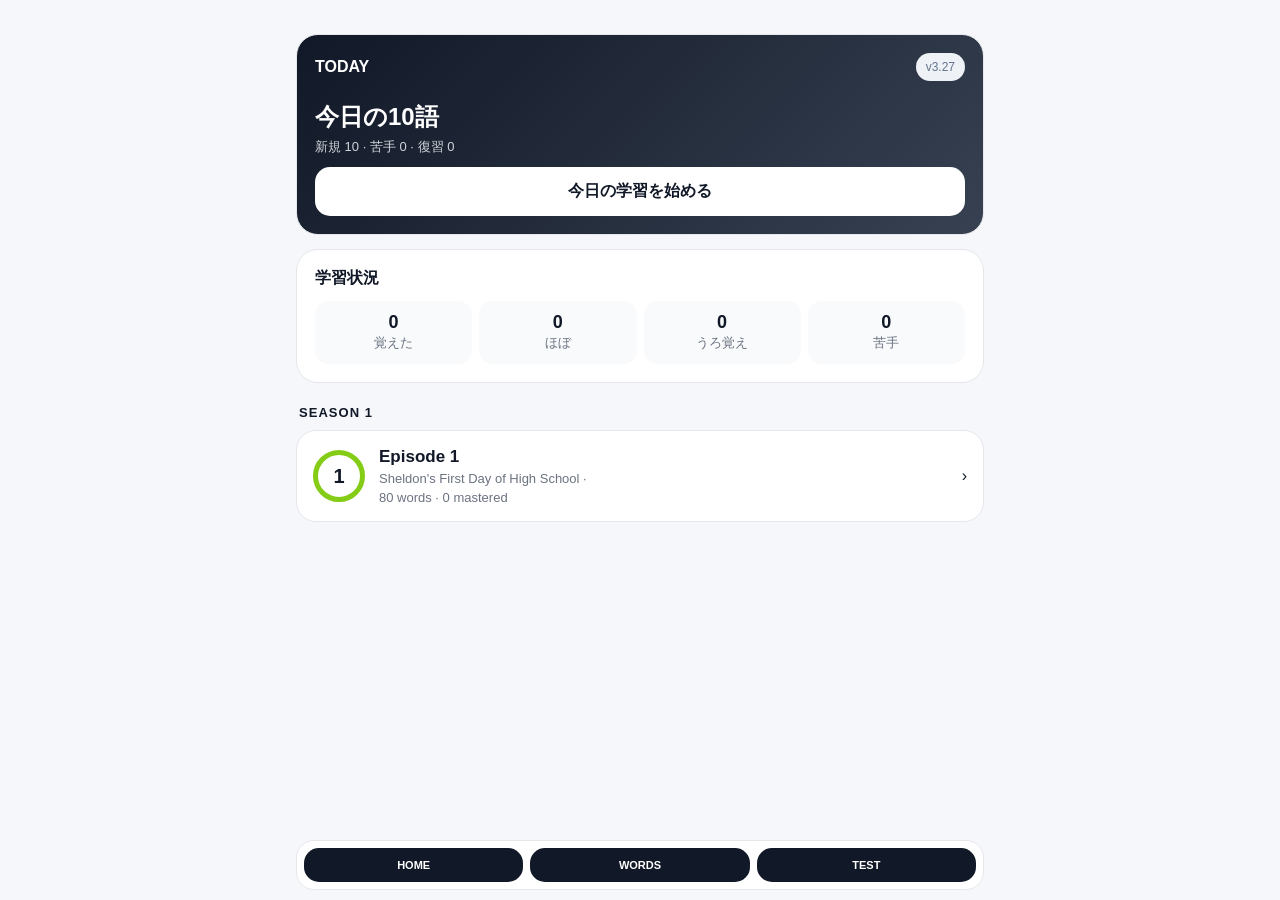
<file: v3.27/index.html>
<!doctype html><html lang="ja"><head><meta charset="utf-8"><meta name="viewport" content="width=device-width,initial-scale=1,viewport-fit=cover"><meta name="theme-color" content="#111827"><title>Young Sheldon English</title><style>:root{--bg:#f5f7fb;--card:#fff;--ink:#111827;--muted:#6b7280;--line:#e5e7eb;--accent:#111827;--good:#166534;--goodbg:#f0fdf4;--bad:#991b1b;--badbg:#fef2f2}*{box-sizing:border-box}body{margin:0;font-family:-apple-system,BlinkMacSystemFont,"Segoe UI",sans-serif;background:var(--bg);color:var(--ink)}main{max-width:720px;margin:auto;padding:20px 16px 120px}.hero{padding:16px 4px 10px}.eyebrow{font-size:12px;letter-spacing:.12em;color:var(--muted);font-weight:800}h1{font-size:30px;line-height:1.08;margin:7px 0}.sub,.small{color:var(--muted);font-size:13px;line-height:1.55}.card{background:#fff;border:1px solid var(--line);border-radius:22px;padding:18px;margin-top:14px}.row{display:flex;gap:10px;align-items:center;justify-content:space-between}.pill,.mastery{font-size:12px;background:#eef2f7;padding:7px 10px;border-radius:999px}.progress{height:9px;background:#e5e7eb;border-radius:99px;overflow:hidden;margin-top:12px}.progress>div{height:100%;background:var(--accent)}button{width:100%;border:0;border-radius:15px;padding:14px 16px;font-size:16px;font-weight:750;background:var(--accent);color:#fff;margin-top:10px}button.secondary{background:#eef2f7;color:var(--ink)}button.option{background:#fff;color:var(--ink);border:1.5px solid var(--line);text-align:left}button.option.correct{border-color:var(--good);color:var(--good);background:var(--goodbg)}button.option.wrong{border-color:var(--bad);color:var(--bad);background:var(--badbg)}.screen{display:none}.screen.active{display:block}.stats{display:grid;grid-template-columns:repeat(4,1fr);gap:7px;margin-top:12px}.stat{background:#f8fafc;border-radius:14px;padding:11px 5px;text-align:center}.stat b{display:block;font-size:18px}.season-title{font-size:13px;font-weight:850;letter-spacing:.08em;margin:22px 3px 8px}.episode{display:flex;align-items:center;gap:14px;padding:16px;background:#fff;border:1px solid var(--line);border-radius:20px;margin:10px 0;cursor:pointer}.episode-num,.set-num{width:52px;height:52px;border-radius:50%;display:grid;place-items:center;font-size:20px;font-weight:850;flex:none}.episode-num{border:5px solid #84cc16}.set-num{position:relative;background:#d1d5db;padding:5px}.set-num::after{content:"";position:absolute;inset:5px;background:#fff;border-radius:50%;z-index:0}.set-num span{position:relative;z-index:1}.episode-info,.set-info{flex:1}.episode-info b,.set-info b{font-size:17px}.episode-info span,.set-info span{display:block;color:var(--muted);font-size:13px;margin-top:4px}.set-row{display:flex;align-items:center;gap:14px;padding:15px 3px;border-bottom:1px solid var(--line);cursor:pointer}.set-state{font-size:12px;padding:7px 9px;border-radius:10px;background:#f3f4f6}.today{background:linear-gradient(135deg,#111827,#374151);color:#fff}.today .small{color:#d1d5db}.today .version{background:#eef2f7;color:#64748b}.word{font-size:34px;font-weight:850;margin:8px 0}.pron{color:var(--muted);font-size:13px}.meaning{font-size:19px;font-weight:750;margin-top:12px}.detail-label{font-size:16px;font-weight:850;margin-top:22px;padding-top:18px;border-top:1px solid var(--line)}.learn-row{margin:8px 0}.tag{display:inline-block;min-width:28px;text-align:center;border-radius:6px;padding:1px 5px;margin-right:7px;font-size:12px;font-weight:800;background:#eef2f7;color:#64748b}.tag[data-tag="名"]{background:#eff6ff;color:#3b82f6}.tag[data-tag="動"]{background:#f0fdf4;color:#22c55e}.tag[data-tag="形"]{background:#fff7ed;color:#f59e0b}.tag[data-tag="副"]{background:#faf5ff;color:#a855f7}.tag[data-tag="対"]{background:#fef2f2;color:#ef4444}.tag[data-tag="類"]{background:#ecfeff;color:#0891b2}.tag[data-tag="関"]{background:#f8fafc;color:#64748b}.tag[data-tag="句"]{background:#fdf4ff;color:#c026d3}.tag[data-tag="接頭"]{background:#f5f3ff;color:#7c3aed}.speakable{cursor:pointer;-webkit-tap-highlight-color:transparent}.example,.usage{padding:14px;background:#f8fafc;border-radius:14px;margin-top:12px;line-height:1.5}.example-text{font-size:17px;font-weight:750}.example-ja,.usage span{display:block;color:var(--muted);font-size:14px;margin-top:6px}.mastery[data-level="苦手"]{color:#16a34a;font-weight:800}.mastery[data-level="うろ覚え"]{color:#ca8a04;font-weight:800}.mastery[data-level="ほぼ覚えた"]{color:#2563eb;font-weight:800}.mastery[data-level="覚えた"]{color:#166534;font-weight:800}.mastery-grid,.choice-grid{display:grid;grid-template-columns:repeat(2,1fr);gap:8px;margin-top:12px}.mastery-grid button,.choice-grid button{margin:0;background:#f3f4f6;color:var(--ink);font-size:13px}.mastery-grid button.active,.choice-grid button.active{background:var(--accent);color:#fff}.answer-note{margin-top:12px;padding:14px;border-radius:14px}.answer-note.wrong{background:var(--badbg);color:var(--bad)}.answer-note.correct{background:var(--goodbg);color:var(--good)}.hidden{display:none!important}.list-item{padding:14px 0;border-bottom:1px solid var(--line);cursor:pointer}.list-word{font-size:18px;font-weight:800}.list-meaning{font-size:13px;color:var(--muted);margin-top:3px}.tap-hint{font-size:11px;color:var(--muted);font-weight:600}.review-details{margin-top:14px;border-top:1px solid var(--line);padding-top:12px}.review-details summary{cursor:pointer;font-size:13px;font-weight:750;color:var(--muted)}.back{width:auto;margin:0;background:#eef2f7;color:var(--ink)}nav{position:fixed;z-index:20;left:50%;transform:translateX(-50%);bottom:max(10px,env(safe-area-inset-bottom));width:min(calc(100% - 32px),688px);display:grid;grid-template-columns:repeat(3,1fr);gap:7px;background:rgba(255,255,255,.95);backdrop-filter:blur(12px);padding:7px;border:1px solid var(--line);border-radius:18px}nav button{margin:0;padding:11px 2px;font-size:11px}.fixed-next{position:fixed;z-index:30;right:max(22px,calc((100vw - 720px)/2 + 22px));bottom:calc(max(10px,env(safe-area-inset-bottom)) + 68px);width:auto;min-width:140px;box-shadow:0 8px 25px #11182733}</style></head><body><main><section id="home" class="screen active"><div class="card today"><div class="row"><b>TODAY</b><span class="pill version">v3.27</span></div><h2 style="margin-bottom:4px">今日の10語</h2><div class="small" id="todayMix"></div><button style="background:#fff;color:#111827" onclick="startToday()">今日の学習を始める</button></div><div class="card"><b>学習状況</b><div class="stats"><div class="stat"><b id="knownStat">0</b><span class="small">覚えた</span></div><div class="stat"><b id="almostStat">0</b><span class="small">ほぼ</span></div><div class="stat"><b id="fuzzyStat">0</b><span class="small">うろ覚え</span></div><div class="stat"><b id="weakStat">0</b><span class="small">苦手</span></div></div></div><div class="season-title">SEASON 1</div><div class="episode" onclick="openEpisode()"><div class="episode-num">1</div><div class="episode-info"><b>Episode 1</b><span>Sheldon's First Day of High School · <span id="epMeta"></span></span></div><span>›</span></div></section><section id="episode" class="screen"><button class="back" onclick="show('home')">← SEASON 1</button><div class="card"><div class="row"><div><div class="small">SEASON 1</div><h2 style="margin:3px 0">Episode 1</h2><div class="small" style="font-size:15px">Sheldon's First Day of High School</div></div><span class="pill" id="epWordCount"></span></div><div class="progress"><div id="epProgress"></div></div><p class="small" id="epProgressText"></p><button onclick="startCurrentSet()">つづきから</button><button class="secondary" onclick="showList()">全単語を見る</button></div><div class="card"><b>単語セット</b><div id="setList"></div></div><div class="card"><b>復習テスト</b><p class="small">苦手な単語を優先して出題します。</p><button onclick="show('settings')">テストする</button></div></section><section id="settings" class="screen"><button class="back" onclick="openEpisode()">← Episode 1</button><div class="card"><h2>テスト設定</h2><div class="detail-label" style="border:0;margin-top:0;padding-top:0">問題数</div><div class="choice-grid" id="countChoices"></div><button onclick="startQuiz()">テストを始める</button></div></section><section id="learn" class="screen"><button class="back" onclick="exitStudy()">← 戻る</button><div class="card"><div class="row"><span class="pill" id="counter"></span><span class="mastery" id="learnMastery"></span></div><div class="word" id="word" onclick="speakText(currentLearnWord().w)"></div><div class="pron" id="pron"></div><div class="meaning" id="meaning"></div><div id="learnRelated"></div><div class="example" id="example" onclick="speakText(currentLearnWord().e)"></div><div class="detail-label">習熟度</div><div class="mastery-grid" id="learnMasteryButtons"></div><button id="nextBtn" class="fixed-next" onclick="nextWord()">次へ</button></div></section><section id="list" class="screen"><button class="back" onclick="openEpisode()">← Episode 1</button><div class="card"><div class="row"><b>Episode 1 単語一覧</b><span class="pill" id="listCount"></span></div><div id="wordList"></div></div></section><section id="quiz" class="screen"><div class="card"><div class="row"><b>Quick Test</b><span class="pill" id="quizCount"></span></div><div class="word" id="quizWord" onclick="speakText(quizWords[qidx].w)"></div><div class="tap-hint">単語をタップで発音</div><div id="options"></div><div id="answerNote" class="answer-note hidden"></div><div id="feedback" class="example hidden"></div><button id="quizNext" class="fixed-next hidden" onclick="nextQuiz()">次の問題</button></div></section><section id="review" class="screen"><div class="card"><div class="small">TEST RESULT</div><h2>今回の結果</h2><div class="stats" style="grid-template-columns:repeat(2,1fr)"><div class="stat"><b id="scoreStat">0%</b><span class="small">正答率</span></div><div class="stat"><b id="wrongCount">0</b><span class="small">間違い</span></div></div><div id="reviewWordLists"></div><button id="retestWrongBtn" onclick="startWrongRetest()"></button><button class="secondary" id="reviewBackBtn" onclick="openEpisode()">Episode 1へ戻る</button></div></section><nav id="mainNav"><button onclick="show('home')">HOME</button><button onclick="showList()">WORDS</button><button onclick="show('settings')">TEST</button></nav></main><script>const W=(w,p,m,d,r,u,e,j)=>({w,p,m,d,learn:r,u,e,j});const words=[W('nourishment','/ˈnɜːrɪʃmənt/','栄養・滋養','食べ物などから得る栄養。心や精神を豊かにするものにも使う。',[['動','nourish','栄養を与える'],['類','nutrition','栄養']],['provide nourishment','栄養を与える'],'nourishment of our bodies','私たちの体の栄養'),W('revolting','/rɪˈvoʊltɪŋ/','ひどく不快な・気持ち悪い','嫌悪感を覚えるほど不快という強い表現。',[['類','disgusting','ひどく不快な'],['類','gross','気持ち悪い']],['a revolting smell','ひどく不快な臭い'],'that was revolting','それは気持ち悪かった'),W('credentials','/krəˈdenʃəlz/','資格・経歴・実績','能力や立場を証明する学歴・職歴・資格・実績など。credential の複数形。人の資格・経歴・実績をまとめて表すこの意味では credentials と複数形で使われることが多い。',[['類','qualification','資格・適性'],['関','experience','経験・経歴']],['check credentials','資格を確認する'],'questioned my credentials','私の資格・経歴に疑問を呈した'),W('violation','/ˌvaɪəˈleɪʃən/','違反・侵害','規則や法律への違反。権利などの侵害にも使う。',[['動','violate','違反する・侵害する'],['類','breach','違反']],['in violation of','〜に違反して'],'in violation of the dress code','服装規定に違反して'),W('gifted','/ˈɡɪftɪd/','才能に恵まれた','生まれつき非常に高い能力を持つこと。',[['類','talented','才能のある'],['名','gift','才能']],['a gifted student','才能ある生徒'],'remarkably gifted','並外れて才能に恵まれた'),W('dimwitted','/ˌdɪmˈwɪtɪd/','頭の鈍い・愚かな','理解力や判断力が低いことを表す否定的な形容詞。',[['名','wit','知力・機転'],['類','slow-witted','頭の回転が遅い']],['a dimwitted remark','愚かな発言'],'how dimwitted you are','君がどれだけ頭が鈍くても'),W('kinematics','/ˌkɪnəˈmætɪks/','運動学','位置・速度・加速度などから物体の動きを記述する分野。',[['関','kinematic','運動学の'],['関','velocity','速度']],['kinematic analysis','運動学的分析'],'dimensional kinematics','次元運動学'),W('remarkably','/rɪˈmɑːrkəbli/','著しく・驚くほど','注目に値するほど、驚くほどという意味。',[['形','remarkable','注目すべき'],['類','exceptionally','並外れて']],['remarkably well','驚くほどうまく'],'remarkably gifted','並外れて才能に恵まれた'),W('arranged','/əˈreɪndʒd/','手配された・整えられた','arrangeの過去形・過去分詞。予定の手配や物の配置に使う。',[['動','arrange','手配する'],['名','arrangement','手配・取り決め']],['arrange a meeting','会議を手配する'],'still be arranged','まだ手配できる'),W('business','/ˈbɪznəs/','用事・関心事・仕事','仕事だけでなく、自分に関係すること・用事という意味でも使う。',[['類','affair','事柄・問題'],['関','businesslike','事務的な']],['mind your own business','自分のことに専念する'],'None of your business','あなたには関係ない'),W('theoretical','/ˌθiːəˈretɪkəl/','理論上の・理論的な','実践より理論に関係すること。学術分野でよく使う。',[['名','theory','理論'],['対','practical','実践的な']],['theoretical physics','理論物理学'],'theoretical physics','理論物理学'),W('backup','/ˈbækʌp/','予備・代替案','本来のものが使えない場合に備えた予備のものや計画。',[['類','alternative','代替案'],['関','backup plan','予備計画']],['have a backup plan','予備案を持つ'],'my backup plan','私の予備の計画'),W('professional','/prəˈfeʃənəl/','専門職の・プロの','仕事として専門的に行う人や、その水準を表す。',[['名','profession','職業'],['副','professionally','専門的に']],['professional career','専門職としての経歴'],'professional ticket taker','プロの切符係'),W('unbalanced','/ʌnˈbælənst/','釣り合っていない・不均衡な','力や状態のバランスが取れていないこと。',[['動','balance','均衡を取る'],['対','balanced','釣り合った']],['unbalanced force','不均衡な力'],'unbalanced force','不均衡な力'),W('scientific','/ˌsaɪənˈtɪfɪk/','科学的な','科学の方法・知識・研究に基づくこと。',[['名','science','科学'],['名','scientist','科学者']],['scientific evidence','科学的証拠'],'Scientific principles','科学的な原理'),W('principle','/ˈprɪnsəpəl/','原理・原則','物事の基本となる規則や考え方。',[['類','rule','規則'],['類','concept','概念']],['basic principle','基本原理'],'Scientific principles','科学的な原理'),W('adopted','/əˈdɑːptɪd/','養子になった・採用された','人を養子にする、または方法や考えを採用する adopt の形。',[['動','adopt','養子にする・採用する'],['名','adoption','養子縁組・採用']],['adopt a method','方法を採用する'],'He\'s adopted','彼は養子だ'),W('financial','/faɪˈnænʃəl/','金銭上の・財政の','お金、収入、支出などに関係する。',[['名','finance','財務・資金'],['副','financially','金銭的に']],['financial problem','金銭的な問題'],'financial problems','金銭的な問題'),W('reassuring','/ˌriːəˈʃʊrɪŋ/','安心させる','不安を減らし、安心感を与えること。',[['動','reassure','安心させる'],['名','reassurance','安心させること']],['a reassuring voice','安心させる声'],'very reassuring','とても安心できる'),W('maliciously','/məˈlɪʃəsli/','悪意をもって','人を傷つけようとする意図を持って行う様子。',[['形','malicious','悪意のある'],['名','malice','悪意']],['act maliciously','悪意をもって行動する'],'maliciously harass','悪意をもって嫌がらせする'),W('harass','/həˈræs/','嫌がらせをする','繰り返し困らせたり不快にさせたりする。',[['名','harassment','嫌がらせ'],['類','bother','困らせる']],['harass someone','人に嫌がらせをする'],'maliciously harass','悪意をもって嫌がらせする'),W('torment','/ˈtɔːrment/','苦しめる・悩ませる','精神的または身体的に強く苦しめること。',[['名','torment','苦痛'],['類','torture','苦しめる']],['torment someone','人を苦しめる'],'someone else to torment','代わりに苦しめる相手'),W('gullible','/ˈɡʌləbəl/','だまされやすい','人の話を簡単に信じてしまう性質。',[['類','naive','世間知らずな'],['対','skeptical','疑い深い']],['too gullible','だまされやすすぎる'],'she\'s gullible','彼女はだまされやすい'),W('intimidated','/ɪnˈtɪmədeɪtɪd/','怖気づいた・威圧された','相手の能力や態度などによって自信を失った状態。',[['動','intimidate','威圧する'],['名','intimidation','威圧']],['feel intimidated','怖気づく'],'intimidated by you','君に怖気づく'),W('intellect','/ˈɪntəlekt/','知性・知力','理解したり考えたりする高度な思考能力。',[['形','intellectual','知的な'],['類','intelligence','知能']],['great intellect','優れた知性'],'recognize my intellect','私の知性を認める'),W('exposed','/ɪkˈspoʊzd/','露出した・さらされた','覆われず見えている、または危険などにさらされた状態。',[['動','expose','さらす・露出する'],['名','exposure','露出・接触']],['exposed skin','露出した肌'],'an exposed tattoo','露出したタトゥー'),W('thorough','/ˈθɜːroʊ/','徹底的な・入念な','細部まで抜けなく注意を払うこと。',[['副','thoroughly','徹底的に'],['類','complete','完全な']],['thorough check','徹底的な確認'],'a thorough cleaning','徹底的な清掃'),W('allergy','/ˈælərdʒi/','アレルギー','特定の物質に免疫系が過敏に反応すること。',[['形','allergic','アレルギーの'],['関','reaction','反応']],['have an allergy','アレルギーがある'],'an allergy attack','アレルギー発作'),W('despite','/dɪˈspaɪt/','〜にもかかわらず','予想と反対の結果を示すときに使う前置詞。後ろには名詞などを置く。',[['類','in spite of','〜にもかかわらず'],['関','although','〜だけれども']],['despite the rain','雨にもかかわらず'],'despite his young age','彼の若さにもかかわらず'),W('designated','/ˈdezɪɡneɪtɪd/','指定された','特定の目的のため正式に決められたこと。',[['動','designate','指定する'],['名','designation','指定']],['designated area','指定区域'],'a designated area','指定区域'),W('diaphanous','/daɪˈæfənəs/','透けるほど薄い','布などが非常に薄く、光や向こう側が透けて見えること。',[['類','sheer','薄く透ける'],['類','transparent','透明な']],['diaphanous fabric','透ける薄い布'],'blouse is diaphanous','ブラウスが透けている'),W('account','/əˈkaʊnt/','考慮・説明・口座','文脈によって意味が大きく変わる頻出語。take into account で「考慮する」。',[['句','take into account','考慮に入れる'],['名','account','説明・口座']],['take it into account','それを考慮する'],'take that into account','それを考慮に入れる'),W('subsection','/ˈsʌbsekʃən/','小項目・小節','文書の section をさらに細かく分けた部分。',[['名','section','節・区分'],['接頭','sub-','下位の']],['read subsection B','B項を読む'],'subsection B','B項'),W('breach','/briːtʃ/','違反・侵害','規則・契約・義務などを破ること。',[['動','breach','違反する'],['類','violation','違反']],['breach of contract','契約違反'],'in breach of the hygiene code','衛生規定に違反して'),W('hygiene','/ˈhaɪdʒiːn/','衛生・衛生管理','健康を保つため清潔な状態を維持すること。',[['形','hygienic','衛生的な'],['関','cleanliness','清潔さ']],['personal hygiene','個人衛生'],'the hygiene code','衛生規定'),W('pursue','/pərˈsuː/','追求する・続ける','目標・仕事・学問などを積極的に目指して続ける。',[['名','pursuit','追求'],['類','seek','求める']],['pursue a career','キャリアを追求する'],'pursue music','音楽を追求する'),W('faculty','/ˈfækəlti/','教職員・学部','学校の教員集団、または大学の学部を意味する。',[['関','staff','職員'],['関','department','学科・部門']],['faculty member','教員'],'a faculty restroom','教職員用トイレ'),W('recruit','/rɪˈkruːt/','採用する・勧誘する','組織やチームに新しい人を入れるため勧誘する。',[['名','recruit','新人・新兵'],['名','recruitment','採用']],['recruit players','選手を勧誘する'],'recruit kids','子どもたちを勧誘する'),W('reputation','/ˌrepjəˈteɪʃən/','評判・評価','周囲の人々からどのように評価されているか。',[['類','image','イメージ'],['関','reputable','評判の良い']],['good reputation','良い評判'],'a bad reputation','悪い評判'),W('uncertainty','/ʌnˈsɜːrtənti/','不確実性・不安定さ','何が起こるか、何が正しいか確信できない状態。',[['形','uncertain','不確かな'],['対','certainty','確実性']],['a time of uncertainty','不確実な時期'],'a world filled with uncertainty','不確実さに満ちた世界'),W('assaulted','/əˈsɔːltɪd/','暴行を受けた・襲われた','人から身体的な攻撃を受けた状態。',[['動','assault','襲う・暴行する'],['類','attack','攻撃する']],['physically assaulted','身体的に襲われた'],'be assaulted','暴行を受ける'),W('haven','/ˈheɪvən/','安全な場所・避難所','危険や不安から逃れて安心できる場所。',[['類','refuge','避難所'],['類','shelter','避難場所']],['a safe haven','安全な避難場所'],'a haven for higher learning','高等教育のための安全な場所'),W('retaliate','/rɪˈtælieɪt/','報復する・やり返す','相手から受けた行為に対して仕返しする。',[['名','retaliation','報復'],['類','strike back','反撃する']],['retaliate against','〜に報復する'],'Do not retaliate','やり返さないで'),W('admirable','/ˈædmərəbəl/','立派な・称賛に値する','尊敬や称賛に値する性質を表す。',[['動','admire','称賛する'],['名','admiration','称賛']],['an admirable effort','立派な努力'],'whatever is admirable','称賛に値するもの'),W('handbook','/ˈhændbʊk/','手引書・ハンドブック','規則や手順などをまとめた小型の案内書。',[['類','manual','手引書'],['類','guide','案内書']],['student handbook','生徒手帳・学生向け規則集'],'the student handbook','生徒向け手引書'),W('extreme','/ɪkˈstriːm/','極端な・非常に激しい','程度が通常の範囲を大きく超えていること。',[['副','extremely','非常に'],['類','severe','深刻な・激しい']],['extreme weather','異常気象・極端な天候'],'extreme hairstyles','極端な髪型'),W('argument','/ˈɑːrɡjəmənt/','口論・議論','意見の食い違いによる口論や、理由を示す議論。',[['動','argue','言い争う・主張する'],['類','dispute','論争']],['have an argument','口論する'],'a common argument','よくある口論'),W('marriage','/ˈmærɪdʒ/','結婚・婚姻','二人が婚姻関係にある状態や制度。',[['動','marry','結婚する'],['形','married','結婚している']],['a happy marriage','幸せな結婚生活'],'argument in marriages','結婚生活での口論'),W('freshman','/ˈfreʃmən/','1年生・新入生','米国の高校や大学などの1年生。',[['関','sophomore','2年生'],['関','senior','最上級生']],['freshman year','1年生の年'],'Freshman year','1年生の年'),W('license','/ˈlaɪsəns/','免許・許可証','特定の活動を公式に許可する証明書。',[['形','licensed','免許を持つ'],['類','permit','許可証']],['a valid license','有効な免許証'],'license plates','ナンバープレート'),W('prime','/praɪm/','素数の・主要な','数学では1と自分自身以外で割り切れない数を表す。',[['句','prime number','素数'],['類','primary','主要な']],['a prime number','素数'],'prime numbers','素数'),W('recognize','/ˈrekəɡnaɪz/','認識する・見分ける','見たり聞いたりして以前知っていたものだと分かる。',[['名','recognition','認識'],['類','identify','特定する']],['recognize a face','顔を見分ける'],'recognize my intellect','私の知性を認める'),W('fad','/fæd/','一時的な流行','短期間だけ急に人気になるもの。',[['類','trend','傾向・流行'],['類','craze','大流行']],['a passing fad','一時的な流行'],'start a fad','流行を始める'),W('ammonia','/əˈmoʊniə/','アンモニア','刺激臭のある化学物質。洗浄剤などにも使われる。',[['関','chemical','化学物質'],['関','cleaner','洗浄剤']],['the smell of ammonia','アンモニアのにおい'],'I smell ammonia','アンモニアのにおいがする'),W('homeroom','/ˈhoʊmruːm/','ホームルーム・学級','学校で出欠確認や連絡などを行う基本のクラス。',[['関','classroom','教室'],['関','teacher','教師']],['homeroom teacher','担任の先生'],'your homeroom','あなたのホームルーム'),W('attire','/əˈtaɪər/','服装・衣装','特定の場面で身につける服装をややフォーマルに表す。',[['類','clothing','衣類'],['類','outfit','服装']],['business attire','ビジネス向けの服装'],'sports attire','スポーツ用の服装'),W('grooming','/ˈɡruːmɪŋ/','身だしなみ・手入れ','髪やひげ、服装などを整えること。',[['動','groom','身だしなみを整える'],['関','appearance','外見']],['grooming standards','身だしなみ基準'],'grooming code','身だしなみ規定'),W('blouse','/blaʊs/','ブラウス','主に女性用の上半身に着る衣服。',[['類','shirt','シャツ'],['関','clothing','衣類']],['a white blouse','白いブラウス'],'this girl\'s blouse','この女の子のブラウス'),W('accuse','/əˈkjuːz/','非難する・告発する','誰かが悪いことをしたと主張する。',[['名','accusation','告発・非難'],['類','blame','責める']],['accuse someone of','人を〜で非難する'],'accuses me','私を非難する'),W('intelligence','/ɪnˈtelɪdʒəns/','知能・知性','学習し、理解し、考える能力。',[['形','intelligent','知的な'],['類','intellect','知性']],['artificial intelligence','人工知能'],'his intelligence','彼の知性'),W('sonata','/səˈnɑːtə/','ソナタ・奏鳴曲','主に器楽のために作られた楽曲形式。',[['関','composition','作曲・楽曲'],['関','movement','楽章']],['piano sonata','ピアノソナタ'],'this sonata','このソナタ'),W('calculus','/ˈkælkjələs/','微積分','変化率や面積などを扱う数学の分野。',[['関','derivative','導関数'],['関','integral','積分']],['study calculus','微積分を学ぶ'],'doing calculus','微積分をやっている'),W('Euclidean','/juˈklɪdiən/','ユークリッドの・ユークリッド幾何学の','古典的なユークリッド幾何学に関する形容詞。',[['名','Euclid','ユークリッド'],['関','geometry','幾何学']],['Euclidean geometry','ユークリッド幾何学'],'Euclidean geometry','ユークリッド幾何学'),W('geometry','/dʒiˈɑːmətri/','幾何学','形、角度、距離、空間などを扱う数学分野。',[['形','geometric','幾何学の'],['関','shape','形']],['study geometry','幾何学を学ぶ'],'Euclidean geometry','ユークリッド幾何学'),W('pitch','/pɪtʃ/','音の高さ・投球','音楽では音の高低を表し、スポーツでは投球なども意味する。',[['句','perfect pitch','絶対音感'],['関','tone','音色・音']],['have perfect pitch','絶対音感がある'],'perfect pitch','絶対音感'),W('musician','/mjuˈzɪʃən/','音楽家・演奏家','音楽を演奏したり作ったりする人。',[['名','music','音楽'],['形','musical','音楽の']],['professional musician','プロの音楽家'],'Musicians take drugs','音楽家は薬物を使う'),W('principal','/ˈprɪnsəpəl/','校長・主要な','学校の校長という意味でよく使う。principleとは別語。',[['類','headteacher','校長'],['対','principle','原理・原則']],['school principal','学校の校長'],'principal\'s office','校長室'),W('uniform','/ˈjuːnəfɔːrm/','制服・ユニフォーム','同じ組織やチームの人が共通して着る服。',[['関','attire','服装'],['形','uniform','均一な']],['school uniform','学校の制服'],'get your uniform on','ユニフォームを着る'),W('ordinary','/ˈɔːrdəneri/','普通の・平凡な','特別ではなく通常であること。',[['副','ordinarily','通常は'],['類','normal','普通の']],['an ordinary day','普通の日'],'ordinary potato','普通のジャガイモ'),W('supplies','/səˈplaɪz/','用品・備品','仕事や学習などに必要な物品。',[['動','supply','供給する'],['類','materials','資材・材料']],['school supplies','学用品'],'The supplies you\'ll need','必要な用品'),W('grip','/ɡrɪp/','握ること・握り','何かを手でしっかりつかむこと。',[['動','grip','しっかり握る'],['類','grasp','つかむ']],['a firm grip','しっかりした握り'],'alligator grips','ワニ口クリップ'),W('rat out','/ræt aʊt/','密告する・告げ口する','くだけた表現で、誰かの悪事などを他人に告げる。',[['類','snitch','密告する'],['類','inform on','〜を密告する']],['rat someone out','人を密告する'],'ratting people out','人を告げ口する'),W('complicated','/ˈkɑːmpləkeɪtɪd/','複雑な・ややこしい','多くの要素が絡み、理解や処理が難しいこと。',[['動','complicate','複雑にする'],['類','complex','複雑な']],['a complicated problem','複雑な問題'],'kind of complicated','ちょっと複雑'),W('justice','/ˈdʒʌstɪs/','正義・公正','公平で正しい扱いや、法による正義。',[['形','just','公正な'],['類','fairness','公平さ']],['seek justice','正義を求める'],'Justice descended upon','正義が下された'),W('fired','/ˈfaɪərd/','解雇された','仕事を辞めさせられた状態。',[['動','fire','解雇する'],['類','dismissed','解雇された']],['get fired','解雇される'],'I got fired','私は解雇された'),W('deserve','/dɪˈzɜːrv/','〜に値する・受けるにふさわしい','行動や状況から何かを受けるのが妥当であること。',[['形','deserving','〜に値する'],['類','merit','値する']],['deserve a chance','機会を与えられるに値する'],'education he deserves','彼にふさわしい教育'),W('afford','/əˈfɔːrd/','〜する余裕がある','費用や時間などを負担できる余裕があること。',[['形','affordable','手頃な'],['関','cost','費用']],['can afford to','〜する余裕がある'],'can\'t afford private school','私立学校に通わせる余裕がない'),W('private','/ˈpraɪvət/','私的な・民間の','公的ではなく個人や特定の組織に属すること。',[['名','privacy','プライバシー'],['対','public','公の']],['private school','私立学校'],'private school','私立学校'),W('comforting','/ˈkʌmfərtɪŋ/','安心させる・心強い','不安や悲しみを和らげる性質を表す。',[['動','comfort','慰める'],['類','reassuring','安心させる']],['a comforting thought','安心できる考え'],'find comforting','安心できると思う'),W('pregnant','/ˈpreɡnənt/','妊娠している','胎児を身ごもっている状態。',[['名','pregnancy','妊娠'],['関','expecting','妊娠している']],['be pregnant','妊娠している'],'That girl\'s pregnant','あの女の子は妊娠している')];const SET_SIZE=10;let state=JSON.parse(localStorage.getItem('ys-state')||'{}');state.learned=state.learned||[];state.wrong=state.wrong||[];state.mastery=state.mastery||{};state.quizCount=state.quizCount||10;state.unlockedSet=state.unlockedSet||1;let idx=0,qidx=0,score=0,studyWords=[],quizWords=[],currentWrong=[],studyMode='set',questionAnswered=false,quizMode='normal';function save(){localStorage.setItem('ys-state',JSON.stringify(state));updateStats()}function show(id){document.querySelectorAll('.screen').forEach(x=>x.classList.remove('active'));document.getElementById(id).classList.add('active');let n=document.getElementById('mainNav');if(n)n.classList.toggle('hidden',id==='learn'||id==='quiz');window.scrollTo(0,0);updateStats()}function masteryOf(w){return state.mastery[w]||(state.wrong.includes(w)?'苦手':'未学習')}function mastered(x){return ['ほぼ覚えた','覚えた'].includes(masteryOf(x.w))}function rank(w){return {'苦手':0,'うろ覚え':1,'未学習':2,'ほぼ覚えた':3,'覚えた':4}[masteryOf(w)]}function syncUnlock(){state.unlockedSet=Math.ceil(words.length/SET_SIZE)}function setMasteryWord(w,l){state.mastery[w]=l;if(l==='苦手'){if(!state.wrong.includes(w))state.wrong.push(w)}else state.wrong=state.wrong.filter(v=>v!==w);syncUnlock();save()}function promote(w){let n=masteryOf(w);if(n!=='覚えた')state.mastery[w]=n==='ほぼ覚えた'?'覚えた':'ほぼ覚えた';state.wrong=state.wrong.filter(v=>v!==w);syncUnlock()}function speakText(t){if(!('speechSynthesis'in window))return;speechSynthesis.cancel();let u=new SpeechSynthesisUtterance(t);u.lang='en-US';u.rate=.96;speechSynthesis.speak(u)}function relatedHTML(x){return x.learn.map(a=>'<div class="learn-row"><span class="tag" data-tag="'+a[0]+'">'+a[0]+'</span><b class="speakable" onclick="speakText(\''+a[1].replace(/'/g,"\\'")+'\')">'+a[1]+'</b>　'+a[2]+'</div>').join('')+'<div class="usage speakable" onclick="speakText(\''+x.u[0].replace(/'/g,"\\'")+'\')"><b>'+x.u[0]+'</b><span>'+x.u[1]+'</span></div>'}function setRing(chunk){let colors={'苦手':'#D79A91','うろ覚え':'#D6BC72','ほぼ覚えた':'#8FA3B8','覚えた':'#86B99A','未学習':'#D1D5DB'},order=['覚えた','ほぼ覚えた','うろ覚え','苦手','未学習'],total=chunk.length,start=0,parts=[];order.forEach(l=>{let n=chunk.filter(x=>masteryOf(x.w)===l).length;if(!n)return;let end=start+n/total*360;parts.push(colors[l]+' '+start+'deg '+end+'deg');start=end});return 'conic-gradient('+parts.join(',')+')'}function openEpisode(){syncUnlock();let sets=Math.ceil(words.length/SET_SIZE),m=words.filter(mastered).length;epWordCount.textContent=words.length+' words';epProgress.style.width=(m/words.length*100)+'%';epProgressText.textContent=m+' / '+words.length+'語 習得';let html='';for(let i=1;i<=sets;i++){let chunk=words.slice((i-1)*SET_SIZE,i*SET_SIZE),done=chunk.filter(mastered).length,ring=setRing(chunk);html+='<div class="set-row" onclick="startSet('+i+')"><div class="set-num" style="background:'+ring+'"><span>'+i+'</span></div><div class="set-info"><b>SET '+i+'</b><span>'+done+' / '+chunk.length+'語 習得</span></div><div class="set-state">'+(done===chunk.length?'✓':'›')+'</div></div>'}setList.innerHTML=html;show('episode')}function currentSetNo(){for(let i=1;i<=Math.ceil(words.length/SET_SIZE);i++){let c=words.slice((i-1)*SET_SIZE,i*SET_SIZE);if(c.some(x=>!mastered(x)))return i}return Math.ceil(words.length/SET_SIZE)}function startCurrentSet(){beginSetStudy(currentSetNo())}function beginSetStudy(n){studyWords=words.slice((n-1)*SET_SIZE,n*SET_SIZE);idx=0;studyMode='set';show('learn');renderWord();speakText(studyWords[0].w)}function startSet(n){beginSetStudy(n)}function todayWords(){syncUnlock();let available=words.slice(0,state.unlockedSet*SET_SIZE),priority={'苦手':0,'うろ覚え':1,'未学習':2,'ほぼ覚えた':3,'覚えた':4},sorted=[...available].sort((a,b)=>priority[masteryOf(a.w)]-priority[masteryOf(b.w)]);return sorted.slice(0,Math.min(10,sorted.length))}function startToday(){studyWords=todayWords();idx=0;studyMode='today';show('learn');renderWord();speakText(studyWords[0].w)}function startWrongRetest(){let retry=words.filter(x=>currentWrong.includes(x.w));if(!retry.length){alert('今回のテストで間違えた単語はありません');return}startQuiz(retry,'retest')}function currentLearnWord(){return studyWords[idx]}function renderWord(){let x=currentLearnWord();counter.textContent=(idx+1)+' / '+studyWords.length;word.textContent=x.w;pron.textContent=x.p;meaning.textContent=x.m;learnRelated.innerHTML=relatedHTML(x);example.innerHTML='<div class="small">本編の実際のセリフ</div><div class="example-text">'+x.e+'</div><div class="example-ja">'+x.j+'</div>';renderLearnMastery();if(!state.learned.includes(x.w))state.learned.push(x.w);save();nextBtn.textContent=idx===studyWords.length-1?(studyMode==='set'?'SETテストへ':studyMode==='single'?'一覧へ':'学習を終える'):'次へ'}function renderLearnMastery(){let x=currentLearnWord(),ls=['苦手','うろ覚え','ほぼ覚えた','覚えた'],now=masteryOf(x.w);learnMastery.textContent=now;learnMastery.dataset.level=now;learnMasteryButtons.innerHTML=ls.map(l=>'<button class="'+(l===now?'active':'')+'" onclick="setLearn(\''+l+'\')">'+l+'</button>').join('')}function setLearn(l){setMasteryWord(currentLearnWord().w,l);renderLearnMastery()}function nextWord(){if(idx<studyWords.length-1){idx++;renderWord();speakText(studyWords[idx].w);window.scrollTo(0,0)}else if(studyMode==='single'){showList()}else if(studyMode==='set'){startQuiz(studyWords)}else openEpisode()}function showList(){listCount.textContent=words.length+' words';wordList.innerHTML=words.map((x,i)=>'<div class="list-item" onclick="studySingleWord('+i+')"><div class="row"><span class="list-word">'+x.w+'</span><span class="mastery" data-level="'+masteryOf(x.w)+'">'+masteryOf(x.w)+'</span></div><div class="list-meaning">'+x.m+'　'+x.p+'</div></div>').join('');show('list')}function studySingleWord(i){studyWords=[words[i]];idx=0;studyMode='single';show('learn');renderWord();speakText(words[i].w)}function exitStudy(){studyMode==='single'?showList():openEpisode()}function renderCountChoices(){countChoices.innerHTML=[10,20,30,40].map(n=>'<button class="'+(state.quizCount===n?'active':'')+'" onclick="setCount('+n+')">'+n+'問</button>').join('')}function setCount(n){state.quizCount=n;save();renderCountChoices()}function quizPool(){syncUnlock();let learned=words.filter(x=>state.learned.includes(x.w)||masteryOf(x.w)!=='未学習');return learned.length>=4?learned:words.slice(0,state.unlockedSet*SET_SIZE)}function buildQuiz(){let base=quizPool(),pool=[...base].sort((a,b)=>rank(a.w)-rank(b.w)),out=[];while(out.length<state.quizCount){out.push(...pool);pool=[...base].sort(()=>Math.random()-.5)}return out.slice(0,state.quizCount)}function startQuiz(custom,mode){quizMode=mode||'normal';quizWords=custom?[...custom]:buildQuiz();qidx=0;score=0;currentWrong=[];questionAnswered=false;show('quiz');renderQuiz()}function renderQuiz(){questionAnswered=false;let x=quizWords[qidx];quizCount.textContent=(qidx+1)+' / '+quizWords.length;quizWord.textContent=x.w;answerNote.className='answer-note hidden';feedback.classList.add('hidden');quizNext.classList.add('hidden');let pool=[x];while(pool.length<4){let w=words[Math.floor(Math.random()*words.length)];if(w.w!==x.w&&!pool.some(o=>o.m===w.m))pool.push(w)}pool.sort(()=>Math.random()-.5);options.innerHTML='';pool.forEach(w=>{let b=document.createElement('button');b.className='option';b.textContent=w.m;b.onclick=()=>answer(b,w,x);options.appendChild(b)})}function showOptionExplanation(w,kind){if(!w)return;answerNote.className='answer-note '+kind;answerNote.innerHTML='<b class="speakable" onclick="speakText(&quot;'+w.w.replace(/&/g,'&amp;').replace(/\"/g,'&quot;')+'&quot;)">'+w.w+'</b><br>'+w.m+'<div class="quiz-related">'+relatedHTML(w)+'</div>';speakText(w.w)}function answer(btn,choice,x){if(questionAnswered){showOptionExplanation(choice,choice.w===x.w?'correct':'wrong');if(choice.w===x.w){feedback.innerHTML='<div class="small">本編の実際のセリフ</div><div class="example-text">'+x.e+'</div><div class="example-ja">'+x.j+'</div>';feedback.classList.remove('hidden')}else feedback.classList.add('hidden');return}if(choice.w!==x.w){if(btn.classList.contains('wrong')){showOptionExplanation(choice,'wrong');return}btn.classList.add('wrong');if(!currentWrong.includes(x.w))currentWrong.push(x.w);setMasteryWord(x.w,'苦手');showOptionExplanation(choice,'wrong');return}questionAnswered=true;if(!currentWrong.includes(x.w))score++;btn.classList.add('correct');if(quizMode!=='retest'&&!currentWrong.includes(x.w))promote(x.w);save();showOptionExplanation(x,'correct');feedback.innerHTML='<div class="small">本編の実際のセリフ</div><div class="example-text">'+x.e+'</div><div class="example-ja">'+x.j+'</div>';feedback.classList.remove('hidden');quizNext.classList.remove('hidden')}function nextQuiz(){if(qidx<quizWords.length-1){qidx++;renderQuiz()}else{syncUnlock();save();show('review');renderReviewLists()}}function reviewWordRow(w){let i=words.findIndex(x=>x.w===w.w);return '<div class="list-item" onclick="studySingleWord('+i+')"><div class="list-word speakable" onclick="event.stopPropagation();speakText(\''+w.w.replace(/'/g,"\\'")+'\')">'+w.w+'</div><div class="list-meaning">'+w.m+'</div></div>'}function renderReviewLists(){if(!document.getElementById('reviewWordLists'))return;let wrong=quizWords.filter(x=>currentWrong.includes(x.w)),correct=quizWords.filter(x=>!currentWrong.includes(x.w));reviewWordLists.innerHTML='<div class="detail-label">間違えた単語　'+wrong.length+'語</div>'+(wrong.length?wrong.map(reviewWordRow).join(''):'<p class="small">なし</p>')+(correct.length?'<details class="review-details"><summary>正解した'+correct.length+'語を見る</summary>'+correct.map(reviewWordRow).join('')+'</details>':'')}function updateStats(){syncUnlock();let c=l=>words.filter(x=>masteryOf(x.w)===l).length;knownStat.textContent=c('覚えた');almostStat.textContent=c('ほぼ覚えた');fuzzyStat.textContent=c('うろ覚え');weakStat.textContent=c('苦手');scoreStat.textContent=quizWords.length?Math.round(score/quizWords.length*100)+'%':'0%';wrongCount.textContent=currentWrong.length;if(currentWrong.length){retestWrongBtn.textContent='間違えた'+currentWrong.length+'語をテスト';retestWrongBtn.classList.remove('hidden');reviewBackBtn.classList.add('secondary')}else{retestWrongBtn.classList.add('hidden');reviewBackBtn.classList.remove('secondary')}let t=todayWords(),counts={new:0,weak:0,review:0};t.forEach(x=>{let m=masteryOf(x.w);if(m==='未学習')counts.new++;else if(m==='苦手')counts.weak++;else counts.review++});todayMix.textContent='新規 '+counts.new+' · 苦手 '+counts.weak+' · 復習 '+counts.review;epMeta.textContent=words.length+' words · '+c('覚えた')+' mastered';renderCountChoices()}syncUnlock();updateStats();</script><script src="smart-tips.js?v=3.27"></script><script src="scene-context.js?v=3.27"></script><script src="learning-plan.js?v=3.27"></script></body></html>
</file>
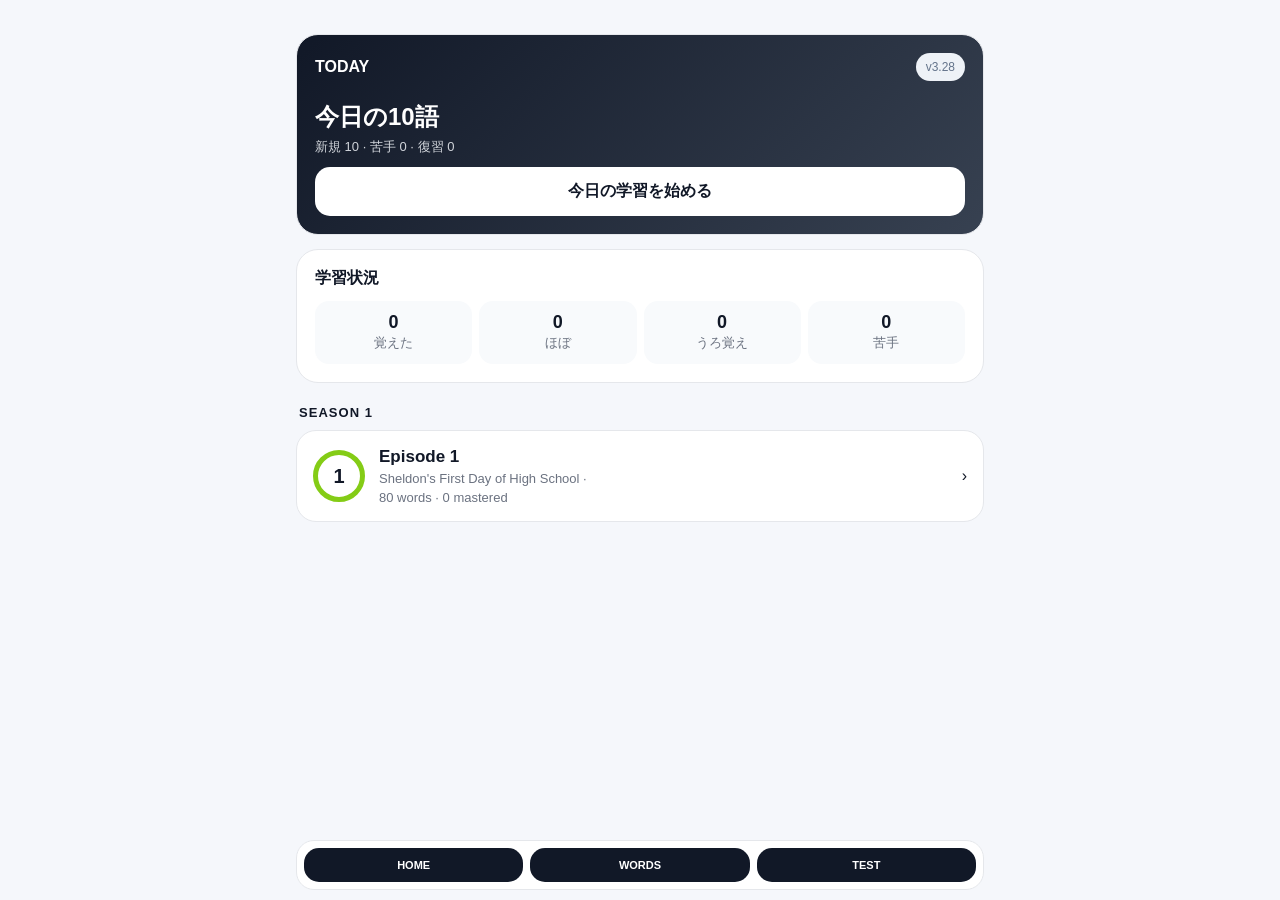
<file: v3.28/index.html>
<!doctype html><html lang="ja"><head><meta charset="utf-8"><meta name="viewport" content="width=device-width,initial-scale=1,viewport-fit=cover"><meta name="theme-color" content="#111827"><title>Young Sheldon English</title><style>:root{--bg:#f5f7fb;--card:#fff;--ink:#111827;--muted:#6b7280;--line:#e5e7eb;--accent:#111827;--good:#166534;--goodbg:#f0fdf4;--bad:#991b1b;--badbg:#fef2f2}*{box-sizing:border-box}body{margin:0;font-family:-apple-system,BlinkMacSystemFont,"Segoe UI",sans-serif;background:var(--bg);color:var(--ink)}main{max-width:720px;margin:auto;padding:20px 16px 120px}.hero{padding:16px 4px 10px}.eyebrow{font-size:12px;letter-spacing:.12em;color:var(--muted);font-weight:800}h1{font-size:30px;line-height:1.08;margin:7px 0}.sub,.small{color:var(--muted);font-size:13px;line-height:1.55}.card{background:#fff;border:1px solid var(--line);border-radius:22px;padding:18px;margin-top:14px}.row{display:flex;gap:10px;align-items:center;justify-content:space-between}.pill,.mastery{font-size:12px;background:#eef2f7;padding:7px 10px;border-radius:999px}.progress{height:9px;background:#e5e7eb;border-radius:99px;overflow:hidden;margin-top:12px}.progress>div{height:100%;background:var(--accent)}button{width:100%;border:0;border-radius:15px;padding:14px 16px;font-size:16px;font-weight:750;background:var(--accent);color:#fff;margin-top:10px}button.secondary{background:#eef2f7;color:var(--ink)}button.option{background:#fff;color:var(--ink);border:1.5px solid var(--line);text-align:left}button.option.correct{border-color:var(--good);color:var(--good);background:var(--goodbg)}button.option.wrong{border-color:var(--bad);color:var(--bad);background:var(--badbg)}.screen{display:none}.screen.active{display:block}.stats{display:grid;grid-template-columns:repeat(4,1fr);gap:7px;margin-top:12px}.stat{background:#f8fafc;border-radius:14px;padding:11px 5px;text-align:center}.stat b{display:block;font-size:18px}.season-title{font-size:13px;font-weight:850;letter-spacing:.08em;margin:22px 3px 8px}.episode{display:flex;align-items:center;gap:14px;padding:16px;background:#fff;border:1px solid var(--line);border-radius:20px;margin:10px 0;cursor:pointer}.episode-num,.set-num{width:52px;height:52px;border-radius:50%;display:grid;place-items:center;font-size:20px;font-weight:850;flex:none}.episode-num{border:5px solid #84cc16}.set-num{position:relative;background:#d1d5db;padding:5px}.set-num::after{content:"";position:absolute;inset:5px;background:#fff;border-radius:50%;z-index:0}.set-num span{position:relative;z-index:1}.episode-info,.set-info{flex:1}.episode-info b,.set-info b{font-size:17px}.episode-info span,.set-info span{display:block;color:var(--muted);font-size:13px;margin-top:4px}.set-row{display:flex;align-items:center;gap:14px;padding:15px 3px;border-bottom:1px solid var(--line);cursor:pointer}.set-state{font-size:12px;padding:7px 9px;border-radius:10px;background:#f3f4f6}.today{background:linear-gradient(135deg,#111827,#374151);color:#fff}.today .small{color:#d1d5db}.today .version{background:#eef2f7;color:#64748b}.word{font-size:34px;font-weight:850;margin:8px 0}.pron{color:var(--muted);font-size:13px}.meaning{font-size:19px;font-weight:750;margin-top:12px}.detail-label{font-size:16px;font-weight:850;margin-top:22px;padding-top:18px;border-top:1px solid var(--line)}.learn-row{margin:8px 0}.tag{display:inline-block;min-width:28px;text-align:center;border-radius:6px;padding:1px 5px;margin-right:7px;font-size:12px;font-weight:800;background:#eef2f7;color:#64748b}.tag[data-tag="名"]{background:#eff6ff;color:#3b82f6}.tag[data-tag="動"]{background:#f0fdf4;color:#22c55e}.tag[data-tag="形"]{background:#fff7ed;color:#f59e0b}.tag[data-tag="副"]{background:#faf5ff;color:#a855f7}.tag[data-tag="対"]{background:#fef2f2;color:#ef4444}.tag[data-tag="類"]{background:#ecfeff;color:#0891b2}.tag[data-tag="関"]{background:#f8fafc;color:#64748b}.tag[data-tag="句"]{background:#fdf4ff;color:#c026d3}.tag[data-tag="接頭"]{background:#f5f3ff;color:#7c3aed}.speakable{cursor:pointer;-webkit-tap-highlight-color:transparent}.example,.usage{padding:14px;background:#f8fafc;border-radius:14px;margin-top:12px;line-height:1.5}.example-text{font-size:17px;font-weight:750}.example-ja,.usage span{display:block;color:var(--muted);font-size:14px;margin-top:6px}.mastery[data-level="苦手"]{color:#16a34a;font-weight:800}.mastery[data-level="うろ覚え"]{color:#ca8a04;font-weight:800}.mastery[data-level="ほぼ覚えた"]{color:#2563eb;font-weight:800}.mastery[data-level="覚えた"]{color:#166534;font-weight:800}.mastery-grid,.choice-grid{display:grid;grid-template-columns:repeat(2,1fr);gap:8px;margin-top:12px}.mastery-grid button,.choice-grid button{margin:0;background:#f3f4f6;color:var(--ink);font-size:13px}.mastery-grid button.active,.choice-grid button.active{background:var(--accent);color:#fff}.answer-note{margin-top:12px;padding:14px;border-radius:14px}.answer-note.wrong{background:var(--badbg);color:var(--bad)}.answer-note.correct{background:var(--goodbg);color:var(--good)}.hidden{display:none!important}.list-item{padding:14px 0;border-bottom:1px solid var(--line);cursor:pointer}.list-word{font-size:18px;font-weight:800}.list-meaning{font-size:13px;color:var(--muted);margin-top:3px}.tap-hint{font-size:11px;color:var(--muted);font-weight:600}.review-details{margin-top:14px;border-top:1px solid var(--line);padding-top:12px}.review-details summary{cursor:pointer;font-size:13px;font-weight:750;color:var(--muted)}.back{width:auto;margin:0;background:#eef2f7;color:var(--ink)}nav{position:fixed;z-index:20;left:50%;transform:translateX(-50%);bottom:max(10px,env(safe-area-inset-bottom));width:min(calc(100% - 32px),688px);display:grid;grid-template-columns:repeat(3,1fr);gap:7px;background:rgba(255,255,255,.95);backdrop-filter:blur(12px);padding:7px;border:1px solid var(--line);border-radius:18px}nav button{margin:0;padding:11px 2px;font-size:11px}.fixed-next{position:fixed;z-index:30;right:max(22px,calc((100vw - 720px)/2 + 22px));bottom:calc(max(10px,env(safe-area-inset-bottom)) + 68px);width:auto;min-width:140px;box-shadow:0 8px 25px #11182733}</style></head><body><main><section id="home" class="screen active"><div class="card today"><div class="row"><b>TODAY</b><span class="pill version">v3.28</span></div><h2 style="margin-bottom:4px">今日の10語</h2><div class="small" id="todayMix"></div><button style="background:#fff;color:#111827" onclick="startToday()">今日の学習を始める</button></div><div class="card"><b>学習状況</b><div class="stats"><div class="stat"><b id="knownStat">0</b><span class="small">覚えた</span></div><div class="stat"><b id="almostStat">0</b><span class="small">ほぼ</span></div><div class="stat"><b id="fuzzyStat">0</b><span class="small">うろ覚え</span></div><div class="stat"><b id="weakStat">0</b><span class="small">苦手</span></div></div></div><div class="season-title">SEASON 1</div><div class="episode" onclick="openEpisode()"><div class="episode-num">1</div><div class="episode-info"><b>Episode 1</b><span>Sheldon's First Day of High School · <span id="epMeta"></span></span></div><span>›</span></div></section><section id="episode" class="screen"><button class="back" onclick="show('home')">← SEASON 1</button><div class="card"><div class="row"><div><div class="small">SEASON 1</div><h2 style="margin:3px 0">Episode 1</h2><div class="small" style="font-size:15px">Sheldon's First Day of High School</div></div><span class="pill" id="epWordCount"></span></div><div class="progress"><div id="epProgress"></div></div><p class="small" id="epProgressText"></p><button onclick="startCurrentSet()">つづきから</button><button class="secondary" onclick="showList()">全単語を見る</button></div><div class="card"><b>単語セット</b><div id="setList"></div></div><div class="card"><b>復習テスト</b><p class="small">苦手な単語を優先して出題します。</p><button onclick="show('settings')">テストする</button></div></section><section id="settings" class="screen"><button class="back" onclick="openEpisode()">← Episode 1</button><div class="card"><h2>テスト設定</h2><div class="detail-label" style="border:0;margin-top:0;padding-top:0">問題数</div><div class="choice-grid" id="countChoices"></div><button onclick="startQuiz()">テストを始める</button></div></section><section id="learn" class="screen"><button class="back" onclick="exitStudy()">← 戻る</button><div class="card"><div class="row"><span class="pill" id="counter"></span><span class="mastery" id="learnMastery"></span></div><div class="word" id="word" onclick="speakText(currentLearnWord().w)"></div><div class="pron" id="pron"></div><div class="meaning" id="meaning"></div><div id="learnRelated"></div><div class="example" id="example" onclick="speakText(currentLearnWord().e)"></div><div class="detail-label">習熟度</div><div class="mastery-grid" id="learnMasteryButtons"></div><button id="nextBtn" class="fixed-next" onclick="nextWord()">次へ</button></div></section><section id="list" class="screen"><button class="back" onclick="openEpisode()">← Episode 1</button><div class="card"><div class="row"><b>Episode 1 単語一覧</b><span class="pill" id="listCount"></span></div><div id="wordList"></div></div></section><section id="quiz" class="screen"><div class="card"><div class="row"><b>Quick Test</b><span class="pill" id="quizCount"></span></div><div class="word" id="quizWord" onclick="speakText(quizWords[qidx].w)"></div><div class="tap-hint">単語をタップで発音</div><div id="options"></div><div id="answerNote" class="answer-note hidden"></div><div id="feedback" class="example hidden"></div><button id="quizNext" class="fixed-next hidden" onclick="nextQuiz()">次の問題</button></div></section><section id="review" class="screen"><div class="card"><div class="small">TEST RESULT</div><h2>今回の結果</h2><div class="stats" style="grid-template-columns:repeat(2,1fr)"><div class="stat"><b id="scoreStat">0%</b><span class="small">正答率</span></div><div class="stat"><b id="wrongCount">0</b><span class="small">間違い</span></div></div><div id="reviewWordLists"></div><button id="retestWrongBtn" onclick="startWrongRetest()"></button><button class="secondary" id="reviewBackBtn" onclick="openEpisode()">Episode 1へ戻る</button></div></section><nav id="mainNav"><button onclick="show('home')">HOME</button><button onclick="showList()">WORDS</button><button onclick="show('settings')">TEST</button></nav></main><script>const W=(w,p,m,d,r,u,e,j)=>({w,p,m,d,learn:r,u,e,j});const words=[W('nourishment','/ˈnɜːrɪʃmənt/','栄養・滋養','食べ物などから得る栄養。心や精神を豊かにするものにも使う。',[['動','nourish','栄養を与える'],['類','nutrition','栄養']],['provide nourishment','栄養を与える'],'nourishment of our bodies','私たちの体の栄養'),W('revolting','/rɪˈvoʊltɪŋ/','ひどく不快な・気持ち悪い','嫌悪感を覚えるほど不快という強い表現。',[['類','disgusting','ひどく不快な'],['類','gross','気持ち悪い']],['a revolting smell','ひどく不快な臭い'],'that was revolting','それは気持ち悪かった'),W('credentials','/krəˈdenʃəlz/','資格・経歴・実績','能力や立場を証明する学歴・職歴・資格・実績など。credential の複数形。人の資格・経歴・実績をまとめて表すこの意味では credentials と複数形で使われることが多い。',[['類','qualification','資格・適性'],['関','experience','経験・経歴']],['check credentials','資格を確認する'],'questioned my credentials','私の資格・経歴に疑問を呈した'),W('violation','/ˌvaɪəˈleɪʃən/','違反・侵害','規則や法律への違反。権利などの侵害にも使う。',[['動','violate','違反する・侵害する'],['類','breach','違反']],['in violation of','〜に違反して'],'in violation of the dress code','服装規定に違反して'),W('gifted','/ˈɡɪftɪd/','才能に恵まれた','生まれつき非常に高い能力を持つこと。',[['類','talented','才能のある'],['名','gift','才能']],['a gifted student','才能ある生徒'],'remarkably gifted','並外れて才能に恵まれた'),W('dimwitted','/ˌdɪmˈwɪtɪd/','頭の鈍い・愚かな','理解力や判断力が低いことを表す否定的な形容詞。',[['名','wit','知力・機転'],['類','slow-witted','頭の回転が遅い']],['a dimwitted remark','愚かな発言'],'how dimwitted you are','君がどれだけ頭が鈍くても'),W('kinematics','/ˌkɪnəˈmætɪks/','運動学','位置・速度・加速度などから物体の動きを記述する分野。',[['関','kinematic','運動学の'],['関','velocity','速度']],['kinematic analysis','運動学的分析'],'dimensional kinematics','次元運動学'),W('remarkably','/rɪˈmɑːrkəbli/','著しく・驚くほど','注目に値するほど、驚くほどという意味。',[['形','remarkable','注目すべき'],['類','exceptionally','並外れて']],['remarkably well','驚くほどうまく'],'remarkably gifted','並外れて才能に恵まれた'),W('arranged','/əˈreɪndʒd/','手配された・整えられた','arrangeの過去形・過去分詞。予定の手配や物の配置に使う。',[['動','arrange','手配する'],['名','arrangement','手配・取り決め']],['arrange a meeting','会議を手配する'],'still be arranged','まだ手配できる'),W('business','/ˈbɪznəs/','用事・関心事・仕事','仕事だけでなく、自分に関係すること・用事という意味でも使う。',[['類','affair','事柄・問題'],['関','businesslike','事務的な']],['mind your own business','自分のことに専念する'],'None of your business','あなたには関係ない'),W('theoretical','/ˌθiːəˈretɪkəl/','理論上の・理論的な','実践より理論に関係すること。学術分野でよく使う。',[['名','theory','理論'],['対','practical','実践的な']],['theoretical physics','理論物理学'],'theoretical physics','理論物理学'),W('backup','/ˈbækʌp/','予備・代替案','本来のものが使えない場合に備えた予備のものや計画。',[['類','alternative','代替案'],['関','backup plan','予備計画']],['have a backup plan','予備案を持つ'],'my backup plan','私の予備の計画'),W('professional','/prəˈfeʃənəl/','専門職の・プロの','仕事として専門的に行う人や、その水準を表す。',[['名','profession','職業'],['副','professionally','専門的に']],['professional career','専門職としての経歴'],'professional ticket taker','プロの切符係'),W('unbalanced','/ʌnˈbælənst/','釣り合っていない・不均衡な','力や状態のバランスが取れていないこと。',[['動','balance','均衡を取る'],['対','balanced','釣り合った']],['unbalanced force','不均衡な力'],'unbalanced force','不均衡な力'),W('scientific','/ˌsaɪənˈtɪfɪk/','科学的な','科学の方法・知識・研究に基づくこと。',[['名','science','科学'],['名','scientist','科学者']],['scientific evidence','科学的証拠'],'Scientific principles','科学的な原理'),W('principle','/ˈprɪnsəpəl/','原理・原則','物事の基本となる規則や考え方。',[['類','rule','規則'],['類','concept','概念']],['basic principle','基本原理'],'Scientific principles','科学的な原理'),W('adopted','/əˈdɑːptɪd/','養子になった・採用された','人を養子にする、または方法や考えを採用する adopt の形。',[['動','adopt','養子にする・採用する'],['名','adoption','養子縁組・採用']],['adopt a method','方法を採用する'],'He\'s adopted','彼は養子だ'),W('financial','/faɪˈnænʃəl/','金銭上の・財政の','お金、収入、支出などに関係する。',[['名','finance','財務・資金'],['副','financially','金銭的に']],['financial problem','金銭的な問題'],'financial problems','金銭的な問題'),W('reassuring','/ˌriːəˈʃʊrɪŋ/','安心させる','不安を減らし、安心感を与えること。',[['動','reassure','安心させる'],['名','reassurance','安心させること']],['a reassuring voice','安心させる声'],'very reassuring','とても安心できる'),W('maliciously','/məˈlɪʃəsli/','悪意をもって','人を傷つけようとする意図を持って行う様子。',[['形','malicious','悪意のある'],['名','malice','悪意']],['act maliciously','悪意をもって行動する'],'maliciously harass','悪意をもって嫌がらせする'),W('harass','/həˈræs/','嫌がらせをする','繰り返し困らせたり不快にさせたりする。',[['名','harassment','嫌がらせ'],['類','bother','困らせる']],['harass someone','人に嫌がらせをする'],'maliciously harass','悪意をもって嫌がらせする'),W('torment','/ˈtɔːrment/','苦しめる・悩ませる','精神的または身体的に強く苦しめること。',[['名','torment','苦痛'],['類','torture','苦しめる']],['torment someone','人を苦しめる'],'someone else to torment','代わりに苦しめる相手'),W('gullible','/ˈɡʌləbəl/','だまされやすい','人の話を簡単に信じてしまう性質。',[['類','naive','世間知らずな'],['対','skeptical','疑い深い']],['too gullible','だまされやすすぎる'],'she\'s gullible','彼女はだまされやすい'),W('intimidated','/ɪnˈtɪmədeɪtɪd/','怖気づいた・威圧された','相手の能力や態度などによって自信を失った状態。',[['動','intimidate','威圧する'],['名','intimidation','威圧']],['feel intimidated','怖気づく'],'intimidated by you','君に怖気づく'),W('intellect','/ˈɪntəlekt/','知性・知力','理解したり考えたりする高度な思考能力。',[['形','intellectual','知的な'],['類','intelligence','知能']],['great intellect','優れた知性'],'recognize my intellect','私の知性を認める'),W('exposed','/ɪkˈspoʊzd/','露出した・さらされた','覆われず見えている、または危険などにさらされた状態。',[['動','expose','さらす・露出する'],['名','exposure','露出・接触']],['exposed skin','露出した肌'],'an exposed tattoo','露出したタトゥー'),W('thorough','/ˈθɜːroʊ/','徹底的な・入念な','細部まで抜けなく注意を払うこと。',[['副','thoroughly','徹底的に'],['類','complete','完全な']],['thorough check','徹底的な確認'],'a thorough cleaning','徹底的な清掃'),W('allergy','/ˈælərdʒi/','アレルギー','特定の物質に免疫系が過敏に反応すること。',[['形','allergic','アレルギーの'],['関','reaction','反応']],['have an allergy','アレルギーがある'],'an allergy attack','アレルギー発作'),W('despite','/dɪˈspaɪt/','〜にもかかわらず','予想と反対の結果を示すときに使う前置詞。後ろには名詞などを置く。',[['類','in spite of','〜にもかかわらず'],['関','although','〜だけれども']],['despite the rain','雨にもかかわらず'],'despite his young age','彼の若さにもかかわらず'),W('designated','/ˈdezɪɡneɪtɪd/','指定された','特定の目的のため正式に決められたこと。',[['動','designate','指定する'],['名','designation','指定']],['designated area','指定区域'],'a designated area','指定区域'),W('diaphanous','/daɪˈæfənəs/','透けるほど薄い','布などが非常に薄く、光や向こう側が透けて見えること。',[['類','sheer','薄く透ける'],['類','transparent','透明な']],['diaphanous fabric','透ける薄い布'],'blouse is diaphanous','ブラウスが透けている'),W('account','/əˈkaʊnt/','考慮・説明・口座','文脈によって意味が大きく変わる頻出語。take into account で「考慮する」。',[['句','take into account','考慮に入れる'],['名','account','説明・口座']],['take it into account','それを考慮する'],'take that into account','それを考慮に入れる'),W('subsection','/ˈsʌbsekʃən/','小項目・小節','文書の section をさらに細かく分けた部分。',[['名','section','節・区分'],['接頭','sub-','下位の']],['read subsection B','B項を読む'],'subsection B','B項'),W('breach','/briːtʃ/','違反・侵害','規則・契約・義務などを破ること。',[['動','breach','違反する'],['類','violation','違反']],['breach of contract','契約違反'],'in breach of the hygiene code','衛生規定に違反して'),W('hygiene','/ˈhaɪdʒiːn/','衛生・衛生管理','健康を保つため清潔な状態を維持すること。',[['形','hygienic','衛生的な'],['関','cleanliness','清潔さ']],['personal hygiene','個人衛生'],'the hygiene code','衛生規定'),W('pursue','/pərˈsuː/','追求する・続ける','目標・仕事・学問などを積極的に目指して続ける。',[['名','pursuit','追求'],['類','seek','求める']],['pursue a career','キャリアを追求する'],'pursue music','音楽を追求する'),W('faculty','/ˈfækəlti/','教職員・学部','学校の教員集団、または大学の学部を意味する。',[['関','staff','職員'],['関','department','学科・部門']],['faculty member','教員'],'a faculty restroom','教職員用トイレ'),W('recruit','/rɪˈkruːt/','採用する・勧誘する','組織やチームに新しい人を入れるため勧誘する。',[['名','recruit','新人・新兵'],['名','recruitment','採用']],['recruit players','選手を勧誘する'],'recruit kids','子どもたちを勧誘する'),W('reputation','/ˌrepjəˈteɪʃən/','評判・評価','周囲の人々からどのように評価されているか。',[['類','image','イメージ'],['関','reputable','評判の良い']],['good reputation','良い評判'],'a bad reputation','悪い評判'),W('uncertainty','/ʌnˈsɜːrtənti/','不確実性・不安定さ','何が起こるか、何が正しいか確信できない状態。',[['形','uncertain','不確かな'],['対','certainty','確実性']],['a time of uncertainty','不確実な時期'],'a world filled with uncertainty','不確実さに満ちた世界'),W('assaulted','/əˈsɔːltɪd/','暴行を受けた・襲われた','人から身体的な攻撃を受けた状態。',[['動','assault','襲う・暴行する'],['類','attack','攻撃する']],['physically assaulted','身体的に襲われた'],'be assaulted','暴行を受ける'),W('haven','/ˈheɪvən/','安全な場所・避難所','危険や不安から逃れて安心できる場所。',[['類','refuge','避難所'],['類','shelter','避難場所']],['a safe haven','安全な避難場所'],'a haven for higher learning','高等教育のための安全な場所'),W('retaliate','/rɪˈtælieɪt/','報復する・やり返す','相手から受けた行為に対して仕返しする。',[['名','retaliation','報復'],['類','strike back','反撃する']],['retaliate against','〜に報復する'],'Do not retaliate','やり返さないで'),W('admirable','/ˈædmərəbəl/','立派な・称賛に値する','尊敬や称賛に値する性質を表す。',[['動','admire','称賛する'],['名','admiration','称賛']],['an admirable effort','立派な努力'],'whatever is admirable','称賛に値するもの'),W('handbook','/ˈhændbʊk/','手引書・ハンドブック','規則や手順などをまとめた小型の案内書。',[['類','manual','手引書'],['類','guide','案内書']],['student handbook','生徒手帳・学生向け規則集'],'the student handbook','生徒向け手引書'),W('extreme','/ɪkˈstriːm/','極端な・非常に激しい','程度が通常の範囲を大きく超えていること。',[['副','extremely','非常に'],['類','severe','深刻な・激しい']],['extreme weather','異常気象・極端な天候'],'extreme hairstyles','極端な髪型'),W('argument','/ˈɑːrɡjəmənt/','口論・議論','意見の食い違いによる口論や、理由を示す議論。',[['動','argue','言い争う・主張する'],['類','dispute','論争']],['have an argument','口論する'],'a common argument','よくある口論'),W('marriage','/ˈmærɪdʒ/','結婚・婚姻','二人が婚姻関係にある状態や制度。',[['動','marry','結婚する'],['形','married','結婚している']],['a happy marriage','幸せな結婚生活'],'argument in marriages','結婚生活での口論'),W('freshman','/ˈfreʃmən/','1年生・新入生','米国の高校や大学などの1年生。',[['関','sophomore','2年生'],['関','senior','最上級生']],['freshman year','1年生の年'],'Freshman year','1年生の年'),W('license','/ˈlaɪsəns/','免許・許可証','特定の活動を公式に許可する証明書。',[['形','licensed','免許を持つ'],['類','permit','許可証']],['a valid license','有効な免許証'],'license plates','ナンバープレート'),W('prime','/praɪm/','素数の・主要な','数学では1と自分自身以外で割り切れない数を表す。',[['句','prime number','素数'],['類','primary','主要な']],['a prime number','素数'],'prime numbers','素数'),W('recognize','/ˈrekəɡnaɪz/','認識する・見分ける','見たり聞いたりして以前知っていたものだと分かる。',[['名','recognition','認識'],['類','identify','特定する']],['recognize a face','顔を見分ける'],'recognize my intellect','私の知性を認める'),W('fad','/fæd/','一時的な流行','短期間だけ急に人気になるもの。',[['類','trend','傾向・流行'],['類','craze','大流行']],['a passing fad','一時的な流行'],'start a fad','流行を始める'),W('ammonia','/əˈmoʊniə/','アンモニア','刺激臭のある化学物質。洗浄剤などにも使われる。',[['関','chemical','化学物質'],['関','cleaner','洗浄剤']],['the smell of ammonia','アンモニアのにおい'],'I smell ammonia','アンモニアのにおいがする'),W('homeroom','/ˈhoʊmruːm/','ホームルーム・学級','学校で出欠確認や連絡などを行う基本のクラス。',[['関','classroom','教室'],['関','teacher','教師']],['homeroom teacher','担任の先生'],'your homeroom','あなたのホームルーム'),W('attire','/əˈtaɪər/','服装・衣装','特定の場面で身につける服装をややフォーマルに表す。',[['類','clothing','衣類'],['類','outfit','服装']],['business attire','ビジネス向けの服装'],'sports attire','スポーツ用の服装'),W('grooming','/ˈɡruːmɪŋ/','身だしなみ・手入れ','髪やひげ、服装などを整えること。',[['動','groom','身だしなみを整える'],['関','appearance','外見']],['grooming standards','身だしなみ基準'],'grooming code','身だしなみ規定'),W('blouse','/blaʊs/','ブラウス','主に女性用の上半身に着る衣服。',[['類','shirt','シャツ'],['関','clothing','衣類']],['a white blouse','白いブラウス'],'this girl\'s blouse','この女の子のブラウス'),W('accuse','/əˈkjuːz/','非難する・告発する','誰かが悪いことをしたと主張する。',[['名','accusation','告発・非難'],['類','blame','責める']],['accuse someone of','人を〜で非難する'],'accuses me','私を非難する'),W('intelligence','/ɪnˈtelɪdʒəns/','知能・知性','学習し、理解し、考える能力。',[['形','intelligent','知的な'],['類','intellect','知性']],['artificial intelligence','人工知能'],'his intelligence','彼の知性'),W('sonata','/səˈnɑːtə/','ソナタ・奏鳴曲','主に器楽のために作られた楽曲形式。',[['関','composition','作曲・楽曲'],['関','movement','楽章']],['piano sonata','ピアノソナタ'],'this sonata','このソナタ'),W('calculus','/ˈkælkjələs/','微積分','変化率や面積などを扱う数学の分野。',[['関','derivative','導関数'],['関','integral','積分']],['study calculus','微積分を学ぶ'],'doing calculus','微積分をやっている'),W('Euclidean','/juˈklɪdiən/','ユークリッドの・ユークリッド幾何学の','古典的なユークリッド幾何学に関する形容詞。',[['名','Euclid','ユークリッド'],['関','geometry','幾何学']],['Euclidean geometry','ユークリッド幾何学'],'Euclidean geometry','ユークリッド幾何学'),W('geometry','/dʒiˈɑːmətri/','幾何学','形、角度、距離、空間などを扱う数学分野。',[['形','geometric','幾何学の'],['関','shape','形']],['study geometry','幾何学を学ぶ'],'Euclidean geometry','ユークリッド幾何学'),W('pitch','/pɪtʃ/','音の高さ・投球','音楽では音の高低を表し、スポーツでは投球なども意味する。',[['句','perfect pitch','絶対音感'],['関','tone','音色・音']],['have perfect pitch','絶対音感がある'],'perfect pitch','絶対音感'),W('musician','/mjuˈzɪʃən/','音楽家・演奏家','音楽を演奏したり作ったりする人。',[['名','music','音楽'],['形','musical','音楽の']],['professional musician','プロの音楽家'],'Musicians take drugs','音楽家は薬物を使う'),W('principal','/ˈprɪnsəpəl/','校長・主要な','学校の校長という意味でよく使う。principleとは別語。',[['類','headteacher','校長'],['対','principle','原理・原則']],['school principal','学校の校長'],'principal\'s office','校長室'),W('uniform','/ˈjuːnəfɔːrm/','制服・ユニフォーム','同じ組織やチームの人が共通して着る服。',[['関','attire','服装'],['形','uniform','均一な']],['school uniform','学校の制服'],'get your uniform on','ユニフォームを着る'),W('ordinary','/ˈɔːrdəneri/','普通の・平凡な','特別ではなく通常であること。',[['副','ordinarily','通常は'],['類','normal','普通の']],['an ordinary day','普通の日'],'ordinary potato','普通のジャガイモ'),W('supplies','/səˈplaɪz/','用品・備品','仕事や学習などに必要な物品。',[['動','supply','供給する'],['類','materials','資材・材料']],['school supplies','学用品'],'The supplies you\'ll need','必要な用品'),W('grip','/ɡrɪp/','握ること・握り','何かを手でしっかりつかむこと。',[['動','grip','しっかり握る'],['類','grasp','つかむ']],['a firm grip','しっかりした握り'],'alligator grips','ワニ口クリップ'),W('rat out','/ræt aʊt/','密告する・告げ口する','くだけた表現で、誰かの悪事などを他人に告げる。',[['類','snitch','密告する'],['類','inform on','〜を密告する']],['rat someone out','人を密告する'],'ratting people out','人を告げ口する'),W('complicated','/ˈkɑːmpləkeɪtɪd/','複雑な・ややこしい','多くの要素が絡み、理解や処理が難しいこと。',[['動','complicate','複雑にする'],['類','complex','複雑な']],['a complicated problem','複雑な問題'],'kind of complicated','ちょっと複雑'),W('justice','/ˈdʒʌstɪs/','正義・公正','公平で正しい扱いや、法による正義。',[['形','just','公正な'],['類','fairness','公平さ']],['seek justice','正義を求める'],'Justice descended upon','正義が下された'),W('fired','/ˈfaɪərd/','解雇された','仕事を辞めさせられた状態。',[['動','fire','解雇する'],['類','dismissed','解雇された']],['get fired','解雇される'],'I got fired','私は解雇された'),W('deserve','/dɪˈzɜːrv/','〜に値する・受けるにふさわしい','行動や状況から何かを受けるのが妥当であること。',[['形','deserving','〜に値する'],['類','merit','値する']],['deserve a chance','機会を与えられるに値する'],'education he deserves','彼にふさわしい教育'),W('afford','/əˈfɔːrd/','〜する余裕がある','費用や時間などを負担できる余裕があること。',[['形','affordable','手頃な'],['関','cost','費用']],['can afford to','〜する余裕がある'],'can\'t afford private school','私立学校に通わせる余裕がない'),W('private','/ˈpraɪvət/','私的な・民間の','公的ではなく個人や特定の組織に属すること。',[['名','privacy','プライバシー'],['対','public','公の']],['private school','私立学校'],'private school','私立学校'),W('comforting','/ˈkʌmfərtɪŋ/','安心させる・心強い','不安や悲しみを和らげる性質を表す。',[['動','comfort','慰める'],['類','reassuring','安心させる']],['a comforting thought','安心できる考え'],'find comforting','安心できると思う'),W('pregnant','/ˈpreɡnənt/','妊娠している','胎児を身ごもっている状態。',[['名','pregnancy','妊娠'],['関','expecting','妊娠している']],['be pregnant','妊娠している'],'That girl\'s pregnant','あの女の子は妊娠している')];const SET_SIZE=10;let state=JSON.parse(localStorage.getItem('ys-state')||'{}');state.learned=state.learned||[];state.wrong=state.wrong||[];state.mastery=state.mastery||{};state.quizCount=state.quizCount||10;state.unlockedSet=state.unlockedSet||1;let idx=0,qidx=0,score=0,studyWords=[],quizWords=[],currentWrong=[],studyMode='set',questionAnswered=false,quizMode='normal';function save(){localStorage.setItem('ys-state',JSON.stringify(state));updateStats()}function show(id){document.querySelectorAll('.screen').forEach(x=>x.classList.remove('active'));document.getElementById(id).classList.add('active');let n=document.getElementById('mainNav');if(n)n.classList.toggle('hidden',id==='learn'||id==='quiz');window.scrollTo(0,0);updateStats()}function masteryOf(w){return state.mastery[w]||(state.wrong.includes(w)?'苦手':'未学習')}function mastered(x){return ['ほぼ覚えた','覚えた'].includes(masteryOf(x.w))}function rank(w){return {'苦手':0,'うろ覚え':1,'未学習':2,'ほぼ覚えた':3,'覚えた':4}[masteryOf(w)]}function syncUnlock(){state.unlockedSet=Math.ceil(words.length/SET_SIZE)}function setMasteryWord(w,l){state.mastery[w]=l;if(l==='苦手'){if(!state.wrong.includes(w))state.wrong.push(w)}else state.wrong=state.wrong.filter(v=>v!==w);syncUnlock();save()}function promote(w){let n=masteryOf(w);if(n!=='覚えた')state.mastery[w]=n==='ほぼ覚えた'?'覚えた':'ほぼ覚えた';state.wrong=state.wrong.filter(v=>v!==w);syncUnlock()}function speakText(t){if(!('speechSynthesis'in window))return;speechSynthesis.cancel();let u=new SpeechSynthesisUtterance(t);u.lang='en-US';u.rate=.96;speechSynthesis.speak(u)}function relatedHTML(x){return x.learn.map(a=>'<div class="learn-row"><span class="tag" data-tag="'+a[0]+'">'+a[0]+'</span><b class="speakable" onclick="speakText(\''+a[1].replace(/'/g,"\\'")+'\')">'+a[1]+'</b>　'+a[2]+'</div>').join('')+'<div class="usage speakable" onclick="speakText(\''+x.u[0].replace(/'/g,"\\'")+'\')"><b>'+x.u[0]+'</b><span>'+x.u[1]+'</span></div>'}function setRing(chunk){let colors={'苦手':'#D79A91','うろ覚え':'#D6BC72','ほぼ覚えた':'#8FA3B8','覚えた':'#86B99A','未学習':'#D1D5DB'},order=['覚えた','ほぼ覚えた','うろ覚え','苦手','未学習'],total=chunk.length,start=0,parts=[];order.forEach(l=>{let n=chunk.filter(x=>masteryOf(x.w)===l).length;if(!n)return;let end=start+n/total*360;parts.push(colors[l]+' '+start+'deg '+end+'deg');start=end});return 'conic-gradient('+parts.join(',')+')'}function openEpisode(){syncUnlock();let sets=Math.ceil(words.length/SET_SIZE),m=words.filter(mastered).length;epWordCount.textContent=words.length+' words';epProgress.style.width=(m/words.length*100)+'%';epProgressText.textContent=m+' / '+words.length+'語 習得';let html='';for(let i=1;i<=sets;i++){let chunk=words.slice((i-1)*SET_SIZE,i*SET_SIZE),done=chunk.filter(mastered).length,ring=setRing(chunk);html+='<div class="set-row" onclick="startSet('+i+')"><div class="set-num" style="background:'+ring+'"><span>'+i+'</span></div><div class="set-info"><b>SET '+i+'</b><span>'+done+' / '+chunk.length+'語 習得</span></div><div class="set-state">'+(done===chunk.length?'✓':'›')+'</div></div>'}setList.innerHTML=html;show('episode')}function currentSetNo(){for(let i=1;i<=Math.ceil(words.length/SET_SIZE);i++){let c=words.slice((i-1)*SET_SIZE,i*SET_SIZE);if(c.some(x=>!mastered(x)))return i}return Math.ceil(words.length/SET_SIZE)}function startCurrentSet(){beginSetStudy(currentSetNo())}function beginSetStudy(n){studyWords=words.slice((n-1)*SET_SIZE,n*SET_SIZE);idx=0;studyMode='set';show('learn');renderWord();speakText(studyWords[0].w)}function startSet(n){beginSetStudy(n)}function todayWords(){syncUnlock();let available=words.slice(0,state.unlockedSet*SET_SIZE),priority={'苦手':0,'うろ覚え':1,'未学習':2,'ほぼ覚えた':3,'覚えた':4},sorted=[...available].sort((a,b)=>priority[masteryOf(a.w)]-priority[masteryOf(b.w)]);return sorted.slice(0,Math.min(10,sorted.length))}function startToday(){studyWords=todayWords();idx=0;studyMode='today';show('learn');renderWord();speakText(studyWords[0].w)}function startWrongRetest(){let retry=words.filter(x=>currentWrong.includes(x.w));if(!retry.length){alert('今回のテストで間違えた単語はありません');return}startQuiz(retry,'retest')}function currentLearnWord(){return studyWords[idx]}function renderWord(){let x=currentLearnWord();counter.textContent=(idx+1)+' / '+studyWords.length;word.textContent=x.w;pron.textContent=x.p;meaning.textContent=x.m;learnRelated.innerHTML=relatedHTML(x);example.innerHTML='<div class="small">本編の実際のセリフ</div><div class="example-text">'+x.e+'</div><div class="example-ja">'+x.j+'</div>';renderLearnMastery();if(!state.learned.includes(x.w))state.learned.push(x.w);save();nextBtn.textContent=idx===studyWords.length-1?(studyMode==='set'?'SETテストへ':studyMode==='single'?'一覧へ':'学習を終える'):'次へ'}function renderLearnMastery(){let x=currentLearnWord(),ls=['苦手','うろ覚え','ほぼ覚えた','覚えた'],now=masteryOf(x.w);learnMastery.textContent=now;learnMastery.dataset.level=now;learnMasteryButtons.innerHTML=ls.map(l=>'<button class="'+(l===now?'active':'')+'" onclick="setLearn(\''+l+'\')">'+l+'</button>').join('')}function setLearn(l){setMasteryWord(currentLearnWord().w,l);renderLearnMastery()}function nextWord(){if(idx<studyWords.length-1){idx++;renderWord();speakText(studyWords[idx].w);window.scrollTo(0,0)}else if(studyMode==='single'){showList()}else if(studyMode==='set'){startQuiz(studyWords)}else openEpisode()}function showList(){listCount.textContent=words.length+' words';wordList.innerHTML=words.map((x,i)=>'<div class="list-item" onclick="studySingleWord('+i+')"><div class="row"><span class="list-word">'+x.w+'</span><span class="mastery" data-level="'+masteryOf(x.w)+'">'+masteryOf(x.w)+'</span></div><div class="list-meaning">'+x.m+'　'+x.p+'</div></div>').join('');show('list')}function studySingleWord(i){studyWords=[words[i]];idx=0;studyMode='single';show('learn');renderWord();speakText(words[i].w)}function exitStudy(){studyMode==='single'?showList():openEpisode()}function renderCountChoices(){countChoices.innerHTML=[10,20,30,40].map(n=>'<button class="'+(state.quizCount===n?'active':'')+'" onclick="setCount('+n+')">'+n+'問</button>').join('')}function setCount(n){state.quizCount=n;save();renderCountChoices()}function quizPool(){syncUnlock();let learned=words.filter(x=>state.learned.includes(x.w)||masteryOf(x.w)!=='未学習');return learned.length>=4?learned:words.slice(0,state.unlockedSet*SET_SIZE)}function buildQuiz(){let base=quizPool(),pool=[...base].sort((a,b)=>rank(a.w)-rank(b.w)),out=[];while(out.length<state.quizCount){out.push(...pool);pool=[...base].sort(()=>Math.random()-.5)}return out.slice(0,state.quizCount)}function startQuiz(custom,mode){quizMode=mode||'normal';quizWords=custom?[...custom]:buildQuiz();qidx=0;score=0;currentWrong=[];questionAnswered=false;show('quiz');renderQuiz()}function renderQuiz(){questionAnswered=false;let x=quizWords[qidx];quizCount.textContent=(qidx+1)+' / '+quizWords.length;quizWord.textContent=x.w;answerNote.className='answer-note hidden';feedback.classList.add('hidden');quizNext.classList.add('hidden');let pool=[x];while(pool.length<4){let w=words[Math.floor(Math.random()*words.length)];if(w.w!==x.w&&!pool.some(o=>o.m===w.m))pool.push(w)}pool.sort(()=>Math.random()-.5);options.innerHTML='';pool.forEach(w=>{let b=document.createElement('button');b.className='option';b.textContent=w.m;b.onclick=()=>answer(b,w,x);options.appendChild(b)})}function showOptionExplanation(w,kind){if(!w)return;answerNote.className='answer-note '+kind;answerNote.innerHTML='<b class="speakable" onclick="speakText(&quot;'+w.w.replace(/&/g,'&amp;').replace(/\"/g,'&quot;')+'&quot;)">'+w.w+'</b><br>'+w.m+'<div class="quiz-related">'+relatedHTML(w)+'</div>';speakText(w.w)}function answer(btn,choice,x){if(questionAnswered){showOptionExplanation(choice,choice.w===x.w?'correct':'wrong');if(choice.w===x.w){feedback.innerHTML='<div class="small">本編の実際のセリフ</div><div class="example-text">'+x.e+'</div><div class="example-ja">'+x.j+'</div>';feedback.classList.remove('hidden')}else feedback.classList.add('hidden');return}if(choice.w!==x.w){if(btn.classList.contains('wrong')){showOptionExplanation(choice,'wrong');return}btn.classList.add('wrong');if(!currentWrong.includes(x.w))currentWrong.push(x.w);setMasteryWord(x.w,'苦手');showOptionExplanation(choice,'wrong');return}questionAnswered=true;if(!currentWrong.includes(x.w))score++;btn.classList.add('correct');if(quizMode!=='retest'&&!currentWrong.includes(x.w))promote(x.w);save();showOptionExplanation(x,'correct');feedback.innerHTML='<div class="small">本編の実際のセリフ</div><div class="example-text">'+x.e+'</div><div class="example-ja">'+x.j+'</div>';feedback.classList.remove('hidden');quizNext.classList.remove('hidden')}function nextQuiz(){if(qidx<quizWords.length-1){qidx++;renderQuiz()}else{syncUnlock();save();show('review');renderReviewLists()}}function reviewWordRow(w){let i=words.findIndex(x=>x.w===w.w);return '<div class="list-item" onclick="studySingleWord('+i+')"><div class="list-word speakable" onclick="event.stopPropagation();speakText(\''+w.w.replace(/'/g,"\\'")+'\')">'+w.w+'</div><div class="list-meaning">'+w.m+'</div></div>'}function renderReviewLists(){if(!document.getElementById('reviewWordLists'))return;let wrong=quizWords.filter(x=>currentWrong.includes(x.w)),correct=quizWords.filter(x=>!currentWrong.includes(x.w));reviewWordLists.innerHTML='<div class="detail-label">間違えた単語　'+wrong.length+'語</div>'+(wrong.length?wrong.map(reviewWordRow).join(''):'<p class="small">なし</p>')+(correct.length?'<details class="review-details"><summary>正解した'+correct.length+'語を見る</summary>'+correct.map(reviewWordRow).join('')+'</details>':'')}function updateStats(){syncUnlock();let c=l=>words.filter(x=>masteryOf(x.w)===l).length;knownStat.textContent=c('覚えた');almostStat.textContent=c('ほぼ覚えた');fuzzyStat.textContent=c('うろ覚え');weakStat.textContent=c('苦手');scoreStat.textContent=quizWords.length?Math.round(score/quizWords.length*100)+'%':'0%';wrongCount.textContent=currentWrong.length;if(currentWrong.length){retestWrongBtn.textContent='間違えた'+currentWrong.length+'語をテスト';retestWrongBtn.classList.remove('hidden');reviewBackBtn.classList.add('secondary')}else{retestWrongBtn.classList.add('hidden');reviewBackBtn.classList.remove('secondary')}let t=todayWords(),counts={new:0,weak:0,review:0};t.forEach(x=>{let m=masteryOf(x.w);if(m==='未学習')counts.new++;else if(m==='苦手')counts.weak++;else counts.review++});todayMix.textContent='新規 '+counts.new+' · 苦手 '+counts.weak+' · 復習 '+counts.review;epMeta.textContent=words.length+' words · '+c('覚えた')+' mastered';renderCountChoices()}syncUnlock();updateStats();</script><script src="smart-tips.js?v=3.28"></script><script src="scene-context.js?v=3.28"></script><script src="learning-plan.js?v=3.28"></script></body></html>
</file>
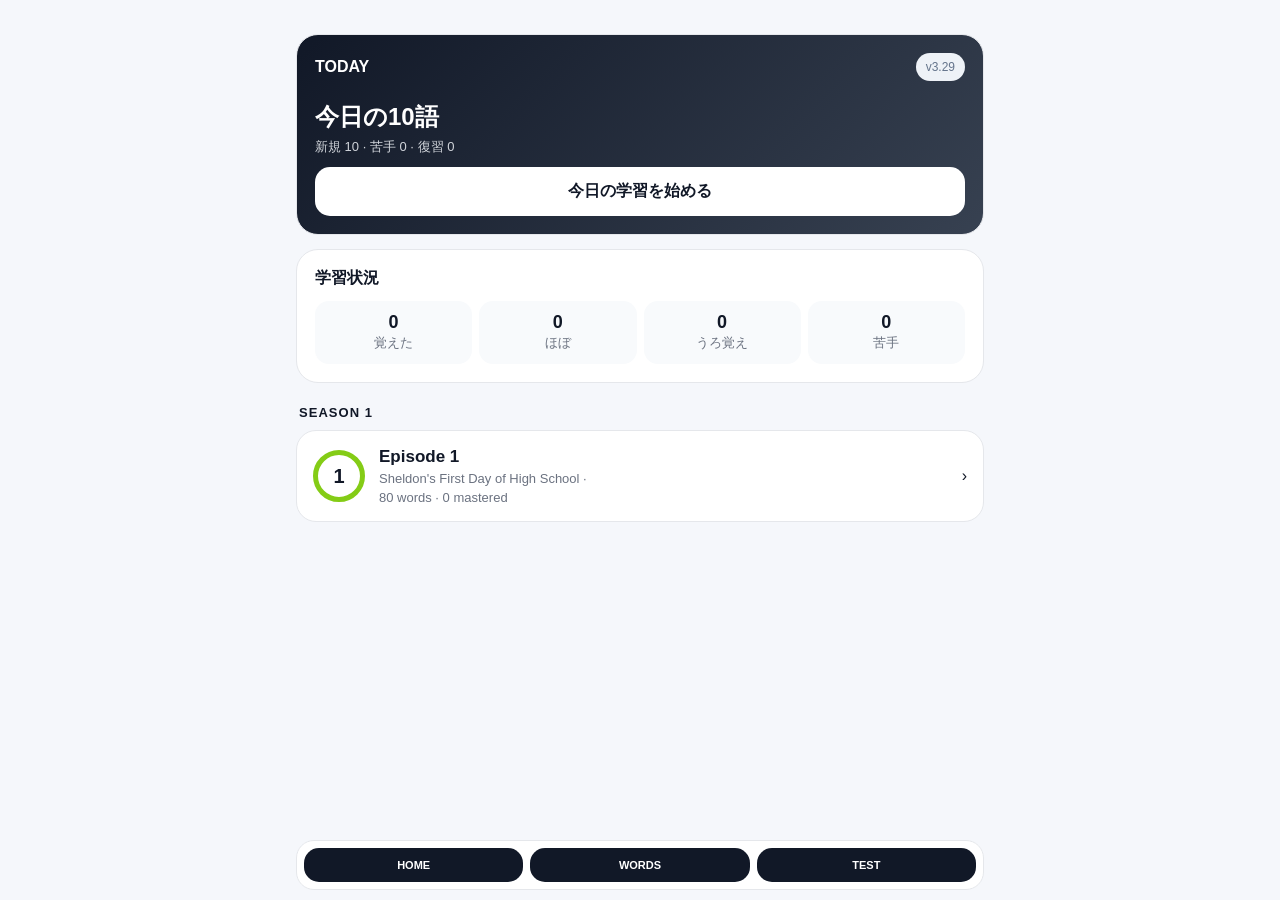
<file: v3.29/index.html>
<!doctype html><html lang="ja"><head><meta charset="utf-8"><meta name="viewport" content="width=device-width,initial-scale=1,viewport-fit=cover"><meta name="theme-color" content="#111827"><title>Young Sheldon English</title><style>:root{--bg:#f5f7fb;--card:#fff;--ink:#111827;--muted:#6b7280;--line:#e5e7eb;--accent:#111827;--good:#166534;--goodbg:#f0fdf4;--bad:#991b1b;--badbg:#fef2f2}*{box-sizing:border-box}body{margin:0;font-family:-apple-system,BlinkMacSystemFont,"Segoe UI",sans-serif;background:var(--bg);color:var(--ink)}main{max-width:720px;margin:auto;padding:20px 16px 120px}.hero{padding:16px 4px 10px}.eyebrow{font-size:12px;letter-spacing:.12em;color:var(--muted);font-weight:800}h1{font-size:30px;line-height:1.08;margin:7px 0}.sub,.small{color:var(--muted);font-size:13px;line-height:1.55}.card{background:#fff;border:1px solid var(--line);border-radius:22px;padding:18px;margin-top:14px}.row{display:flex;gap:10px;align-items:center;justify-content:space-between}.pill,.mastery{font-size:12px;background:#eef2f7;padding:7px 10px;border-radius:999px}.progress{height:9px;background:#e5e7eb;border-radius:99px;overflow:hidden;margin-top:12px}.progress>div{height:100%;background:var(--accent)}button{width:100%;border:0;border-radius:15px;padding:14px 16px;font-size:16px;font-weight:750;background:var(--accent);color:#fff;margin-top:10px}button.secondary{background:#eef2f7;color:var(--ink)}button.option{background:#fff;color:var(--ink);border:1.5px solid var(--line);text-align:left}button.option.correct{border-color:var(--good);color:var(--good);background:var(--goodbg)}button.option.wrong{border-color:var(--bad);color:var(--bad);background:var(--badbg)}.screen{display:none}.screen.active{display:block}.stats{display:grid;grid-template-columns:repeat(4,1fr);gap:7px;margin-top:12px}.stat{background:#f8fafc;border-radius:14px;padding:11px 5px;text-align:center}.stat b{display:block;font-size:18px}.season-title{font-size:13px;font-weight:850;letter-spacing:.08em;margin:22px 3px 8px}.episode{display:flex;align-items:center;gap:14px;padding:16px;background:#fff;border:1px solid var(--line);border-radius:20px;margin:10px 0;cursor:pointer}.episode-num,.set-num{width:52px;height:52px;border-radius:50%;display:grid;place-items:center;font-size:20px;font-weight:850;flex:none}.episode-num{border:5px solid #84cc16}.set-num{position:relative;background:#d1d5db;padding:5px}.set-num::after{content:"";position:absolute;inset:5px;background:#fff;border-radius:50%;z-index:0}.set-num span{position:relative;z-index:1}.episode-info,.set-info{flex:1}.episode-info b,.set-info b{font-size:17px}.episode-info span,.set-info span{display:block;color:var(--muted);font-size:13px;margin-top:4px}.set-row{display:flex;align-items:center;gap:14px;padding:15px 3px;border-bottom:1px solid var(--line);cursor:pointer}.set-state{font-size:12px;padding:7px 9px;border-radius:10px;background:#f3f4f6}.today{background:linear-gradient(135deg,#111827,#374151);color:#fff}.today .small{color:#d1d5db}.today .version{background:#eef2f7;color:#64748b}.word{font-size:34px;font-weight:850;margin:8px 0}.pron{color:var(--muted);font-size:13px}.meaning{font-size:19px;font-weight:750;margin-top:12px}.detail-label{font-size:16px;font-weight:850;margin-top:22px;padding-top:18px;border-top:1px solid var(--line)}.learn-row{margin:8px 0}.tag{display:inline-block;min-width:28px;text-align:center;border-radius:6px;padding:1px 5px;margin-right:7px;font-size:12px;font-weight:800;background:#eef2f7;color:#64748b}.tag[data-tag="名"]{background:#eff6ff;color:#3b82f6}.tag[data-tag="動"]{background:#f0fdf4;color:#22c55e}.tag[data-tag="形"]{background:#fff7ed;color:#f59e0b}.tag[data-tag="副"]{background:#faf5ff;color:#a855f7}.tag[data-tag="対"]{background:#fef2f2;color:#ef4444}.tag[data-tag="類"]{background:#ecfeff;color:#0891b2}.tag[data-tag="関"]{background:#f8fafc;color:#64748b}.tag[data-tag="句"]{background:#fdf4ff;color:#c026d3}.tag[data-tag="接頭"]{background:#f5f3ff;color:#7c3aed}.speakable{cursor:pointer;-webkit-tap-highlight-color:transparent}.example,.usage{padding:14px;background:#f8fafc;border-radius:14px;margin-top:12px;line-height:1.5}.example-text{font-size:17px;font-weight:750}.example-ja,.usage span{display:block;color:var(--muted);font-size:14px;margin-top:6px}.mastery[data-level="苦手"]{color:#16a34a;font-weight:800}.mastery[data-level="うろ覚え"]{color:#ca8a04;font-weight:800}.mastery[data-level="ほぼ覚えた"]{color:#2563eb;font-weight:800}.mastery[data-level="覚えた"]{color:#166534;font-weight:800}.mastery-grid,.choice-grid{display:grid;grid-template-columns:repeat(2,1fr);gap:8px;margin-top:12px}.mastery-grid button,.choice-grid button{margin:0;background:#f3f4f6;color:var(--ink);font-size:13px}.mastery-grid button.active,.choice-grid button.active{background:var(--accent);color:#fff}.answer-note{margin-top:12px;padding:14px;border-radius:14px}.answer-note.wrong{background:var(--badbg);color:var(--bad)}.answer-note.correct{background:var(--goodbg);color:var(--good)}.hidden{display:none!important}.list-item{padding:14px 0;border-bottom:1px solid var(--line);cursor:pointer}.list-word{font-size:18px;font-weight:800}.list-meaning{font-size:13px;color:var(--muted);margin-top:3px}.tap-hint{font-size:11px;color:var(--muted);font-weight:600}.review-details{margin-top:14px;border-top:1px solid var(--line);padding-top:12px}.review-details summary{cursor:pointer;font-size:13px;font-weight:750;color:var(--muted)}.back{width:auto;margin:0;background:#eef2f7;color:var(--ink)}nav{position:fixed;z-index:20;left:50%;transform:translateX(-50%);bottom:max(10px,env(safe-area-inset-bottom));width:min(calc(100% - 32px),688px);display:grid;grid-template-columns:repeat(3,1fr);gap:7px;background:rgba(255,255,255,.95);backdrop-filter:blur(12px);padding:7px;border:1px solid var(--line);border-radius:18px}nav button{margin:0;padding:11px 2px;font-size:11px}.fixed-next{position:fixed;z-index:30;right:max(22px,calc((100vw - 720px)/2 + 22px));bottom:calc(max(10px,env(safe-area-inset-bottom)) + 68px);width:auto;min-width:140px;box-shadow:0 8px 25px #11182733}</style></head><body><main><section id="home" class="screen active"><div class="card today"><div class="row"><b>TODAY</b><span class="pill version">v3.29</span></div><h2 style="margin-bottom:4px">今日の10語</h2><div class="small" id="todayMix"></div><button style="background:#fff;color:#111827" onclick="startToday()">今日の学習を始める</button></div><div class="card"><b>学習状況</b><div class="stats"><div class="stat"><b id="knownStat">0</b><span class="small">覚えた</span></div><div class="stat"><b id="almostStat">0</b><span class="small">ほぼ</span></div><div class="stat"><b id="fuzzyStat">0</b><span class="small">うろ覚え</span></div><div class="stat"><b id="weakStat">0</b><span class="small">苦手</span></div></div></div><div class="season-title">SEASON 1</div><div class="episode" onclick="openEpisode()"><div class="episode-num">1</div><div class="episode-info"><b>Episode 1</b><span>Sheldon's First Day of High School · <span id="epMeta"></span></span></div><span>›</span></div></section><section id="episode" class="screen"><button class="back" onclick="show('home')">← SEASON 1</button><div class="card"><div class="row"><div><div class="small">SEASON 1</div><h2 style="margin:3px 0">Episode 1</h2><div class="small" style="font-size:15px">Sheldon's First Day of High School</div></div><span class="pill" id="epWordCount"></span></div><div class="progress"><div id="epProgress"></div></div><p class="small" id="epProgressText"></p><button onclick="startCurrentSet()">つづきから</button><button class="secondary" onclick="showList()">全単語を見る</button></div><div class="card"><b>単語セット</b><div id="setList"></div></div><div class="card"><b>復習テスト</b><p class="small">苦手な単語を優先して出題します。</p><button onclick="show('settings')">テストする</button></div></section><section id="settings" class="screen"><button class="back" onclick="openEpisode()">← Episode 1</button><div class="card"><h2>テスト設定</h2><div class="detail-label" style="border:0;margin-top:0;padding-top:0">問題数</div><div class="choice-grid" id="countChoices"></div><button onclick="startQuiz()">テストを始める</button></div></section><section id="learn" class="screen"><button class="back" onclick="exitStudy()">← 戻る</button><div class="card"><div class="row"><span class="pill" id="counter"></span><span class="mastery" id="learnMastery"></span></div><div class="word" id="word" onclick="speakText(currentLearnWord().w)"></div><div class="pron" id="pron"></div><div class="meaning" id="meaning"></div><div id="learnRelated"></div><div class="example" id="example" onclick="speakText(currentLearnWord().e)"></div><div class="detail-label">習熟度</div><div class="mastery-grid" id="learnMasteryButtons"></div><button id="nextBtn" class="fixed-next" onclick="nextWord()">次へ</button></div></section><section id="list" class="screen"><button class="back" onclick="openEpisode()">← Episode 1</button><div class="card"><div class="row"><b>Episode 1 単語一覧</b><span class="pill" id="listCount"></span></div><div id="wordList"></div></div></section><section id="quiz" class="screen"><div class="card"><div class="row"><b>Quick Test</b><span class="pill" id="quizCount"></span></div><div class="word" id="quizWord" onclick="speakText(quizWords[qidx].w)"></div><div class="tap-hint">単語をタップで発音</div><div id="options"></div><div id="answerNote" class="answer-note hidden"></div><div id="feedback" class="example hidden"></div><button id="quizNext" class="fixed-next hidden" onclick="nextQuiz()">次の問題</button></div></section><section id="review" class="screen"><div class="card"><div class="small">TEST RESULT</div><h2>今回の結果</h2><div class="stats" style="grid-template-columns:repeat(2,1fr)"><div class="stat"><b id="scoreStat">0%</b><span class="small">正答率</span></div><div class="stat"><b id="wrongCount">0</b><span class="small">間違い</span></div></div><div id="reviewWordLists"></div><button id="retestWrongBtn" onclick="startWrongRetest()"></button><button class="secondary" id="reviewBackBtn" onclick="openEpisode()">Episode 1へ戻る</button></div></section><nav id="mainNav"><button onclick="show('home')">HOME</button><button onclick="showList()">WORDS</button><button onclick="show('settings')">TEST</button></nav></main><script>const W=(w,p,m,d,r,u,e,j)=>({w,p,m,d,learn:r,u,e,j});const words=[W('nourishment','/ˈnɜːrɪʃmənt/','栄養・滋養','食べ物などから得る栄養。心や精神を豊かにするものにも使う。',[['動','nourish','栄養を与える'],['類','nutrition','栄養']],['provide nourishment','栄養を与える'],'nourishment of our bodies','私たちの体の栄養'),W('revolting','/rɪˈvoʊltɪŋ/','ひどく不快な・気持ち悪い','嫌悪感を覚えるほど不快という強い表現。',[['類','disgusting','ひどく不快な'],['類','gross','気持ち悪い']],['a revolting smell','ひどく不快な臭い'],'that was revolting','それは気持ち悪かった'),W('credentials','/krəˈdenʃəlz/','資格・経歴・実績','能力や立場を証明する学歴・職歴・資格・実績など。credential の複数形。人の資格・経歴・実績をまとめて表すこの意味では credentials と複数形で使われることが多い。',[['類','qualification','資格・適性'],['関','experience','経験・経歴']],['check credentials','資格を確認する'],'questioned my credentials','私の資格・経歴に疑問を呈した'),W('violation','/ˌvaɪəˈleɪʃən/','違反・侵害','規則や法律への違反。権利などの侵害にも使う。',[['動','violate','違反する・侵害する'],['類','breach','違反']],['in violation of','〜に違反して'],'in violation of the dress code','服装規定に違反して'),W('gifted','/ˈɡɪftɪd/','才能に恵まれた','生まれつき非常に高い能力を持つこと。',[['類','talented','才能のある'],['名','gift','才能']],['a gifted student','才能ある生徒'],'remarkably gifted','並外れて才能に恵まれた'),W('dimwitted','/ˌdɪmˈwɪtɪd/','頭の鈍い・愚かな','理解力や判断力が低いことを表す否定的な形容詞。',[['名','wit','知力・機転'],['類','slow-witted','頭の回転が遅い']],['a dimwitted remark','愚かな発言'],'how dimwitted you are','君がどれだけ頭が鈍くても'),W('kinematics','/ˌkɪnəˈmætɪks/','運動学','位置・速度・加速度などから物体の動きを記述する分野。',[['関','kinematic','運動学の'],['関','velocity','速度']],['kinematic analysis','運動学的分析'],'dimensional kinematics','次元運動学'),W('remarkably','/rɪˈmɑːrkəbli/','著しく・驚くほど','注目に値するほど、驚くほどという意味。',[['形','remarkable','注目すべき'],['類','exceptionally','並外れて']],['remarkably well','驚くほどうまく'],'remarkably gifted','並外れて才能に恵まれた'),W('arranged','/əˈreɪndʒd/','手配された・整えられた','arrangeの過去形・過去分詞。予定の手配や物の配置に使う。',[['動','arrange','手配する'],['名','arrangement','手配・取り決め']],['arrange a meeting','会議を手配する'],'still be arranged','まだ手配できる'),W('business','/ˈbɪznəs/','用事・関心事・仕事','仕事だけでなく、自分に関係すること・用事という意味でも使う。',[['類','affair','事柄・問題'],['関','businesslike','事務的な']],['mind your own business','自分のことに専念する'],'None of your business','あなたには関係ない'),W('theoretical','/ˌθiːəˈretɪkəl/','理論上の・理論的な','実践より理論に関係すること。学術分野でよく使う。',[['名','theory','理論'],['対','practical','実践的な']],['theoretical physics','理論物理学'],'theoretical physics','理論物理学'),W('backup','/ˈbækʌp/','予備・代替案','本来のものが使えない場合に備えた予備のものや計画。',[['類','alternative','代替案'],['関','backup plan','予備計画']],['have a backup plan','予備案を持つ'],'my backup plan','私の予備の計画'),W('professional','/prəˈfeʃənəl/','専門職の・プロの','仕事として専門的に行う人や、その水準を表す。',[['名','profession','職業'],['副','professionally','専門的に']],['professional career','専門職としての経歴'],'professional ticket taker','プロの切符係'),W('unbalanced','/ʌnˈbælənst/','釣り合っていない・不均衡な','力や状態のバランスが取れていないこと。',[['動','balance','均衡を取る'],['対','balanced','釣り合った']],['unbalanced force','不均衡な力'],'unbalanced force','不均衡な力'),W('scientific','/ˌsaɪənˈtɪfɪk/','科学的な','科学の方法・知識・研究に基づくこと。',[['名','science','科学'],['名','scientist','科学者']],['scientific evidence','科学的証拠'],'Scientific principles','科学的な原理'),W('principle','/ˈprɪnsəpəl/','原理・原則','物事の基本となる規則や考え方。',[['類','rule','規則'],['類','concept','概念']],['basic principle','基本原理'],'Scientific principles','科学的な原理'),W('adopted','/əˈdɑːptɪd/','養子になった・採用された','人を養子にする、または方法や考えを採用する adopt の形。',[['動','adopt','養子にする・採用する'],['名','adoption','養子縁組・採用']],['adopt a method','方法を採用する'],'He\'s adopted','彼は養子だ'),W('financial','/faɪˈnænʃəl/','金銭上の・財政の','お金、収入、支出などに関係する。',[['名','finance','財務・資金'],['副','financially','金銭的に']],['financial problem','金銭的な問題'],'financial problems','金銭的な問題'),W('reassuring','/ˌriːəˈʃʊrɪŋ/','安心させる','不安を減らし、安心感を与えること。',[['動','reassure','安心させる'],['名','reassurance','安心させること']],['a reassuring voice','安心させる声'],'very reassuring','とても安心できる'),W('maliciously','/məˈlɪʃəsli/','悪意をもって','人を傷つけようとする意図を持って行う様子。',[['形','malicious','悪意のある'],['名','malice','悪意']],['act maliciously','悪意をもって行動する'],'maliciously harass','悪意をもって嫌がらせする'),W('harass','/həˈræs/','嫌がらせをする','繰り返し困らせたり不快にさせたりする。',[['名','harassment','嫌がらせ'],['類','bother','困らせる']],['harass someone','人に嫌がらせをする'],'maliciously harass','悪意をもって嫌がらせする'),W('torment','/ˈtɔːrment/','苦しめる・悩ませる','精神的または身体的に強く苦しめること。',[['名','torment','苦痛'],['類','torture','苦しめる']],['torment someone','人を苦しめる'],'someone else to torment','代わりに苦しめる相手'),W('gullible','/ˈɡʌləbəl/','だまされやすい','人の話を簡単に信じてしまう性質。',[['類','naive','世間知らずな'],['対','skeptical','疑い深い']],['too gullible','だまされやすすぎる'],'she\'s gullible','彼女はだまされやすい'),W('intimidated','/ɪnˈtɪmədeɪtɪd/','怖気づいた・威圧された','相手の能力や態度などによって自信を失った状態。',[['動','intimidate','威圧する'],['名','intimidation','威圧']],['feel intimidated','怖気づく'],'intimidated by you','君に怖気づく'),W('intellect','/ˈɪntəlekt/','知性・知力','理解したり考えたりする高度な思考能力。',[['形','intellectual','知的な'],['類','intelligence','知能']],['great intellect','優れた知性'],'recognize my intellect','私の知性を認める'),W('exposed','/ɪkˈspoʊzd/','露出した・さらされた','覆われず見えている、または危険などにさらされた状態。',[['動','expose','さらす・露出する'],['名','exposure','露出・接触']],['exposed skin','露出した肌'],'an exposed tattoo','露出したタトゥー'),W('thorough','/ˈθɜːroʊ/','徹底的な・入念な','細部まで抜けなく注意を払うこと。',[['副','thoroughly','徹底的に'],['類','complete','完全な']],['thorough check','徹底的な確認'],'a thorough cleaning','徹底的な清掃'),W('allergy','/ˈælərdʒi/','アレルギー','特定の物質に免疫系が過敏に反応すること。',[['形','allergic','アレルギーの'],['関','reaction','反応']],['have an allergy','アレルギーがある'],'an allergy attack','アレルギー発作'),W('despite','/dɪˈspaɪt/','〜にもかかわらず','予想と反対の結果を示すときに使う前置詞。後ろには名詞などを置く。',[['類','in spite of','〜にもかかわらず'],['関','although','〜だけれども']],['despite the rain','雨にもかかわらず'],'despite his young age','彼の若さにもかかわらず'),W('designated','/ˈdezɪɡneɪtɪd/','指定された','特定の目的のため正式に決められたこと。',[['動','designate','指定する'],['名','designation','指定']],['designated area','指定区域'],'a designated area','指定区域'),W('diaphanous','/daɪˈæfənəs/','透けるほど薄い','布などが非常に薄く、光や向こう側が透けて見えること。',[['類','sheer','薄く透ける'],['類','transparent','透明な']],['diaphanous fabric','透ける薄い布'],'blouse is diaphanous','ブラウスが透けている'),W('account','/əˈkaʊnt/','考慮・説明・口座','文脈によって意味が大きく変わる頻出語。take into account で「考慮する」。',[['句','take into account','考慮に入れる'],['名','account','説明・口座']],['take it into account','それを考慮する'],'take that into account','それを考慮に入れる'),W('subsection','/ˈsʌbsekʃən/','小項目・小節','文書の section をさらに細かく分けた部分。',[['名','section','節・区分'],['接頭','sub-','下位の']],['read subsection B','B項を読む'],'subsection B','B項'),W('breach','/briːtʃ/','違反・侵害','規則・契約・義務などを破ること。',[['動','breach','違反する'],['類','violation','違反']],['breach of contract','契約違反'],'in breach of the hygiene code','衛生規定に違反して'),W('hygiene','/ˈhaɪdʒiːn/','衛生・衛生管理','健康を保つため清潔な状態を維持すること。',[['形','hygienic','衛生的な'],['関','cleanliness','清潔さ']],['personal hygiene','個人衛生'],'the hygiene code','衛生規定'),W('pursue','/pərˈsuː/','追求する・続ける','目標・仕事・学問などを積極的に目指して続ける。',[['名','pursuit','追求'],['類','seek','求める']],['pursue a career','キャリアを追求する'],'pursue music','音楽を追求する'),W('faculty','/ˈfækəlti/','教職員・学部','学校の教員集団、または大学の学部を意味する。',[['関','staff','職員'],['関','department','学科・部門']],['faculty member','教員'],'a faculty restroom','教職員用トイレ'),W('recruit','/rɪˈkruːt/','採用する・勧誘する','組織やチームに新しい人を入れるため勧誘する。',[['名','recruit','新人・新兵'],['名','recruitment','採用']],['recruit players','選手を勧誘する'],'recruit kids','子どもたちを勧誘する'),W('reputation','/ˌrepjəˈteɪʃən/','評判・評価','周囲の人々からどのように評価されているか。',[['類','image','イメージ'],['関','reputable','評判の良い']],['good reputation','良い評判'],'a bad reputation','悪い評判'),W('uncertainty','/ʌnˈsɜːrtənti/','不確実性・不安定さ','何が起こるか、何が正しいか確信できない状態。',[['形','uncertain','不確かな'],['対','certainty','確実性']],['a time of uncertainty','不確実な時期'],'a world filled with uncertainty','不確実さに満ちた世界'),W('assaulted','/əˈsɔːltɪd/','暴行を受けた・襲われた','人から身体的な攻撃を受けた状態。',[['動','assault','襲う・暴行する'],['類','attack','攻撃する']],['physically assaulted','身体的に襲われた'],'be assaulted','暴行を受ける'),W('haven','/ˈheɪvən/','安全な場所・避難所','危険や不安から逃れて安心できる場所。',[['類','refuge','避難所'],['類','shelter','避難場所']],['a safe haven','安全な避難場所'],'a haven for higher learning','高等教育のための安全な場所'),W('retaliate','/rɪˈtælieɪt/','報復する・やり返す','相手から受けた行為に対して仕返しする。',[['名','retaliation','報復'],['類','strike back','反撃する']],['retaliate against','〜に報復する'],'Do not retaliate','やり返さないで'),W('admirable','/ˈædmərəbəl/','立派な・称賛に値する','尊敬や称賛に値する性質を表す。',[['動','admire','称賛する'],['名','admiration','称賛']],['an admirable effort','立派な努力'],'whatever is admirable','称賛に値するもの'),W('handbook','/ˈhændbʊk/','手引書・ハンドブック','規則や手順などをまとめた小型の案内書。',[['類','manual','手引書'],['類','guide','案内書']],['student handbook','生徒手帳・学生向け規則集'],'the student handbook','生徒向け手引書'),W('extreme','/ɪkˈstriːm/','極端な・非常に激しい','程度が通常の範囲を大きく超えていること。',[['副','extremely','非常に'],['類','severe','深刻な・激しい']],['extreme weather','異常気象・極端な天候'],'extreme hairstyles','極端な髪型'),W('argument','/ˈɑːrɡjəmənt/','口論・議論','意見の食い違いによる口論や、理由を示す議論。',[['動','argue','言い争う・主張する'],['類','dispute','論争']],['have an argument','口論する'],'a common argument','よくある口論'),W('marriage','/ˈmærɪdʒ/','結婚・婚姻','二人が婚姻関係にある状態や制度。',[['動','marry','結婚する'],['形','married','結婚している']],['a happy marriage','幸せな結婚生活'],'argument in marriages','結婚生活での口論'),W('freshman','/ˈfreʃmən/','1年生・新入生','米国の高校や大学などの1年生。',[['関','sophomore','2年生'],['関','senior','最上級生']],['freshman year','1年生の年'],'Freshman year','1年生の年'),W('license','/ˈlaɪsəns/','免許・許可証','特定の活動を公式に許可する証明書。',[['形','licensed','免許を持つ'],['類','permit','許可証']],['a valid license','有効な免許証'],'license plates','ナンバープレート'),W('prime','/praɪm/','素数の・主要な','数学では1と自分自身以外で割り切れない数を表す。',[['句','prime number','素数'],['類','primary','主要な']],['a prime number','素数'],'prime numbers','素数'),W('recognize','/ˈrekəɡnaɪz/','認識する・見分ける','見たり聞いたりして以前知っていたものだと分かる。',[['名','recognition','認識'],['類','identify','特定する']],['recognize a face','顔を見分ける'],'recognize my intellect','私の知性を認める'),W('fad','/fæd/','一時的な流行','短期間だけ急に人気になるもの。',[['類','trend','傾向・流行'],['類','craze','大流行']],['a passing fad','一時的な流行'],'start a fad','流行を始める'),W('ammonia','/əˈmoʊniə/','アンモニア','刺激臭のある化学物質。洗浄剤などにも使われる。',[['関','chemical','化学物質'],['関','cleaner','洗浄剤']],['the smell of ammonia','アンモニアのにおい'],'I smell ammonia','アンモニアのにおいがする'),W('homeroom','/ˈhoʊmruːm/','ホームルーム・学級','学校で出欠確認や連絡などを行う基本のクラス。',[['関','classroom','教室'],['関','teacher','教師']],['homeroom teacher','担任の先生'],'your homeroom','あなたのホームルーム'),W('attire','/əˈtaɪər/','服装・衣装','特定の場面で身につける服装をややフォーマルに表す。',[['類','clothing','衣類'],['類','outfit','服装']],['business attire','ビジネス向けの服装'],'sports attire','スポーツ用の服装'),W('grooming','/ˈɡruːmɪŋ/','身だしなみ・手入れ','髪やひげ、服装などを整えること。',[['動','groom','身だしなみを整える'],['関','appearance','外見']],['grooming standards','身だしなみ基準'],'grooming code','身だしなみ規定'),W('blouse','/blaʊs/','ブラウス','主に女性用の上半身に着る衣服。',[['類','shirt','シャツ'],['関','clothing','衣類']],['a white blouse','白いブラウス'],'this girl\'s blouse','この女の子のブラウス'),W('accuse','/əˈkjuːz/','非難する・告発する','誰かが悪いことをしたと主張する。',[['名','accusation','告発・非難'],['類','blame','責める']],['accuse someone of','人を〜で非難する'],'accuses me','私を非難する'),W('intelligence','/ɪnˈtelɪdʒəns/','知能・知性','学習し、理解し、考える能力。',[['形','intelligent','知的な'],['類','intellect','知性']],['artificial intelligence','人工知能'],'his intelligence','彼の知性'),W('sonata','/səˈnɑːtə/','ソナタ・奏鳴曲','主に器楽のために作られた楽曲形式。',[['関','composition','作曲・楽曲'],['関','movement','楽章']],['piano sonata','ピアノソナタ'],'this sonata','このソナタ'),W('calculus','/ˈkælkjələs/','微積分','変化率や面積などを扱う数学の分野。',[['関','derivative','導関数'],['関','integral','積分']],['study calculus','微積分を学ぶ'],'doing calculus','微積分をやっている'),W('Euclidean','/juˈklɪdiən/','ユークリッドの・ユークリッド幾何学の','古典的なユークリッド幾何学に関する形容詞。',[['名','Euclid','ユークリッド'],['関','geometry','幾何学']],['Euclidean geometry','ユークリッド幾何学'],'Euclidean geometry','ユークリッド幾何学'),W('geometry','/dʒiˈɑːmətri/','幾何学','形、角度、距離、空間などを扱う数学分野。',[['形','geometric','幾何学の'],['関','shape','形']],['study geometry','幾何学を学ぶ'],'Euclidean geometry','ユークリッド幾何学'),W('pitch','/pɪtʃ/','音の高さ・投球','音楽では音の高低を表し、スポーツでは投球なども意味する。',[['句','perfect pitch','絶対音感'],['関','tone','音色・音']],['have perfect pitch','絶対音感がある'],'perfect pitch','絶対音感'),W('musician','/mjuˈzɪʃən/','音楽家・演奏家','音楽を演奏したり作ったりする人。',[['名','music','音楽'],['形','musical','音楽の']],['professional musician','プロの音楽家'],'Musicians take drugs','音楽家は薬物を使う'),W('principal','/ˈprɪnsəpəl/','校長・主要な','学校の校長という意味でよく使う。principleとは別語。',[['類','headteacher','校長'],['対','principle','原理・原則']],['school principal','学校の校長'],'principal\'s office','校長室'),W('uniform','/ˈjuːnəfɔːrm/','制服・ユニフォーム','同じ組織やチームの人が共通して着る服。',[['関','attire','服装'],['形','uniform','均一な']],['school uniform','学校の制服'],'get your uniform on','ユニフォームを着る'),W('ordinary','/ˈɔːrdəneri/','普通の・平凡な','特別ではなく通常であること。',[['副','ordinarily','通常は'],['類','normal','普通の']],['an ordinary day','普通の日'],'ordinary potato','普通のジャガイモ'),W('supplies','/səˈplaɪz/','用品・備品','仕事や学習などに必要な物品。',[['動','supply','供給する'],['類','materials','資材・材料']],['school supplies','学用品'],'The supplies you\'ll need','必要な用品'),W('grip','/ɡrɪp/','握ること・握り','何かを手でしっかりつかむこと。',[['動','grip','しっかり握る'],['類','grasp','つかむ']],['a firm grip','しっかりした握り'],'alligator grips','ワニ口クリップ'),W('rat out','/ræt aʊt/','密告する・告げ口する','くだけた表現で、誰かの悪事などを他人に告げる。',[['類','snitch','密告する'],['類','inform on','〜を密告する']],['rat someone out','人を密告する'],'ratting people out','人を告げ口する'),W('complicated','/ˈkɑːmpləkeɪtɪd/','複雑な・ややこしい','多くの要素が絡み、理解や処理が難しいこと。',[['動','complicate','複雑にする'],['類','complex','複雑な']],['a complicated problem','複雑な問題'],'kind of complicated','ちょっと複雑'),W('justice','/ˈdʒʌstɪs/','正義・公正','公平で正しい扱いや、法による正義。',[['形','just','公正な'],['類','fairness','公平さ']],['seek justice','正義を求める'],'Justice descended upon','正義が下された'),W('fired','/ˈfaɪərd/','解雇された','仕事を辞めさせられた状態。',[['動','fire','解雇する'],['類','dismissed','解雇された']],['get fired','解雇される'],'I got fired','私は解雇された'),W('deserve','/dɪˈzɜːrv/','〜に値する・受けるにふさわしい','行動や状況から何かを受けるのが妥当であること。',[['形','deserving','〜に値する'],['類','merit','値する']],['deserve a chance','機会を与えられるに値する'],'education he deserves','彼にふさわしい教育'),W('afford','/əˈfɔːrd/','〜する余裕がある','費用や時間などを負担できる余裕があること。',[['形','affordable','手頃な'],['関','cost','費用']],['can afford to','〜する余裕がある'],'can\'t afford private school','私立学校に通わせる余裕がない'),W('private','/ˈpraɪvət/','私的な・民間の','公的ではなく個人や特定の組織に属すること。',[['名','privacy','プライバシー'],['対','public','公の']],['private school','私立学校'],'private school','私立学校'),W('comforting','/ˈkʌmfərtɪŋ/','安心させる・心強い','不安や悲しみを和らげる性質を表す。',[['動','comfort','慰める'],['類','reassuring','安心させる']],['a comforting thought','安心できる考え'],'find comforting','安心できると思う'),W('pregnant','/ˈpreɡnənt/','妊娠している','胎児を身ごもっている状態。',[['名','pregnancy','妊娠'],['関','expecting','妊娠している']],['be pregnant','妊娠している'],'That girl\'s pregnant','あの女の子は妊娠している')];const SET_SIZE=10;let state=JSON.parse(localStorage.getItem('ys-state')||'{}');state.learned=state.learned||[];state.wrong=state.wrong||[];state.mastery=state.mastery||{};state.quizCount=state.quizCount||10;state.unlockedSet=state.unlockedSet||1;let idx=0,qidx=0,score=0,studyWords=[],quizWords=[],currentWrong=[],studyMode='set',questionAnswered=false,quizMode='normal';function save(){localStorage.setItem('ys-state',JSON.stringify(state));updateStats()}function show(id){document.querySelectorAll('.screen').forEach(x=>x.classList.remove('active'));document.getElementById(id).classList.add('active');let n=document.getElementById('mainNav');if(n)n.classList.toggle('hidden',id==='learn'||id==='quiz');window.scrollTo(0,0);updateStats()}function masteryOf(w){return state.mastery[w]||(state.wrong.includes(w)?'苦手':'未学習')}function mastered(x){return ['ほぼ覚えた','覚えた'].includes(masteryOf(x.w))}function rank(w){return {'苦手':0,'うろ覚え':1,'未学習':2,'ほぼ覚えた':3,'覚えた':4}[masteryOf(w)]}function syncUnlock(){state.unlockedSet=Math.ceil(words.length/SET_SIZE)}function setMasteryWord(w,l){state.mastery[w]=l;if(l==='苦手'){if(!state.wrong.includes(w))state.wrong.push(w)}else state.wrong=state.wrong.filter(v=>v!==w);syncUnlock();save()}function promote(w){let n=masteryOf(w);if(n!=='覚えた')state.mastery[w]=n==='ほぼ覚えた'?'覚えた':'ほぼ覚えた';state.wrong=state.wrong.filter(v=>v!==w);syncUnlock()}function speakText(t){if(!('speechSynthesis'in window))return;speechSynthesis.cancel();let u=new SpeechSynthesisUtterance(t);u.lang='en-US';u.rate=.96;speechSynthesis.speak(u)}function relatedHTML(x){return x.learn.map(a=>'<div class="learn-row"><span class="tag" data-tag="'+a[0]+'">'+a[0]+'</span><b class="speakable" onclick="speakText(\''+a[1].replace(/'/g,"\\'")+'\')">'+a[1]+'</b>　'+a[2]+'</div>').join('')+'<div class="usage speakable" onclick="speakText(\''+x.u[0].replace(/'/g,"\\'")+'\')"><b>'+x.u[0]+'</b><span>'+x.u[1]+'</span></div>'}function setRing(chunk){let colors={'苦手':'#D79A91','うろ覚え':'#D6BC72','ほぼ覚えた':'#8FA3B8','覚えた':'#86B99A','未学習':'#D1D5DB'},order=['覚えた','ほぼ覚えた','うろ覚え','苦手','未学習'],total=chunk.length,start=0,parts=[];order.forEach(l=>{let n=chunk.filter(x=>masteryOf(x.w)===l).length;if(!n)return;let end=start+n/total*360;parts.push(colors[l]+' '+start+'deg '+end+'deg');start=end});return 'conic-gradient('+parts.join(',')+')'}function openEpisode(){syncUnlock();let sets=Math.ceil(words.length/SET_SIZE),m=words.filter(mastered).length;epWordCount.textContent=words.length+' words';epProgress.style.width=(m/words.length*100)+'%';epProgressText.textContent=m+' / '+words.length+'語 習得';let html='';for(let i=1;i<=sets;i++){let chunk=words.slice((i-1)*SET_SIZE,i*SET_SIZE),done=chunk.filter(mastered).length,ring=setRing(chunk);html+='<div class="set-row" onclick="startSet('+i+')"><div class="set-num" style="background:'+ring+'"><span>'+i+'</span></div><div class="set-info"><b>SET '+i+'</b><span>'+done+' / '+chunk.length+'語 習得</span></div><div class="set-state">'+(done===chunk.length?'✓':'›')+'</div></div>'}setList.innerHTML=html;show('episode')}function currentSetNo(){for(let i=1;i<=Math.ceil(words.length/SET_SIZE);i++){let c=words.slice((i-1)*SET_SIZE,i*SET_SIZE);if(c.some(x=>!mastered(x)))return i}return Math.ceil(words.length/SET_SIZE)}function startCurrentSet(){beginSetStudy(currentSetNo())}function beginSetStudy(n){studyWords=words.slice((n-1)*SET_SIZE,n*SET_SIZE);idx=0;studyMode='set';show('learn');renderWord();speakText(studyWords[0].w)}function startSet(n){beginSetStudy(n)}function todayWords(){syncUnlock();let available=words.slice(0,state.unlockedSet*SET_SIZE),priority={'苦手':0,'うろ覚え':1,'未学習':2,'ほぼ覚えた':3,'覚えた':4},sorted=[...available].sort((a,b)=>priority[masteryOf(a.w)]-priority[masteryOf(b.w)]);return sorted.slice(0,Math.min(10,sorted.length))}function startToday(){studyWords=todayWords();idx=0;studyMode='today';show('learn');renderWord();speakText(studyWords[0].w)}function startWrongRetest(){let retry=words.filter(x=>currentWrong.includes(x.w));if(!retry.length){alert('今回のテストで間違えた単語はありません');return}startQuiz(retry,'retest')}function currentLearnWord(){return studyWords[idx]}function renderWord(){let x=currentLearnWord();counter.textContent=(idx+1)+' / '+studyWords.length;word.textContent=x.w;pron.textContent=x.p;meaning.textContent=x.m;learnRelated.innerHTML=relatedHTML(x);example.innerHTML='<div class="small">本編の実際のセリフ</div><div class="example-text">'+x.e+'</div><div class="example-ja">'+x.j+'</div>';renderLearnMastery();if(!state.learned.includes(x.w))state.learned.push(x.w);save();nextBtn.textContent=idx===studyWords.length-1?(studyMode==='set'?'SETテストへ':studyMode==='single'?'一覧へ':'学習を終える'):'次へ'}function renderLearnMastery(){let x=currentLearnWord(),ls=['苦手','うろ覚え','ほぼ覚えた','覚えた'],now=masteryOf(x.w);learnMastery.textContent=now;learnMastery.dataset.level=now;learnMasteryButtons.innerHTML=ls.map(l=>'<button class="'+(l===now?'active':'')+'" onclick="setLearn(\''+l+'\')">'+l+'</button>').join('')}function setLearn(l){setMasteryWord(currentLearnWord().w,l);renderLearnMastery()}function nextWord(){if(idx<studyWords.length-1){idx++;renderWord();speakText(studyWords[idx].w);window.scrollTo(0,0)}else if(studyMode==='single'){showList()}else if(studyMode==='set'){startQuiz(studyWords)}else openEpisode()}function showList(){listCount.textContent=words.length+' words';wordList.innerHTML=words.map((x,i)=>'<div class="list-item" onclick="studySingleWord('+i+')"><div class="row"><span class="list-word">'+x.w+'</span><span class="mastery" data-level="'+masteryOf(x.w)+'">'+masteryOf(x.w)+'</span></div><div class="list-meaning">'+x.m+'　'+x.p+'</div></div>').join('');show('list')}function studySingleWord(i){studyWords=[words[i]];idx=0;studyMode='single';show('learn');renderWord();speakText(words[i].w)}function exitStudy(){studyMode==='single'?showList():openEpisode()}function renderCountChoices(){countChoices.innerHTML=[10,20,30,40].map(n=>'<button class="'+(state.quizCount===n?'active':'')+'" onclick="setCount('+n+')">'+n+'問</button>').join('')}function setCount(n){state.quizCount=n;save();renderCountChoices()}function quizPool(){syncUnlock();let learned=words.filter(x=>state.learned.includes(x.w)||masteryOf(x.w)!=='未学習');return learned.length>=4?learned:words.slice(0,state.unlockedSet*SET_SIZE)}function buildQuiz(){let base=quizPool(),pool=[...base].sort((a,b)=>rank(a.w)-rank(b.w)),out=[];while(out.length<state.quizCount){out.push(...pool);pool=[...base].sort(()=>Math.random()-.5)}return out.slice(0,state.quizCount)}function startQuiz(custom,mode){quizMode=mode||'normal';quizWords=custom?[...custom]:buildQuiz();qidx=0;score=0;currentWrong=[];questionAnswered=false;show('quiz');renderQuiz()}function renderQuiz(){questionAnswered=false;let x=quizWords[qidx];quizCount.textContent=(qidx+1)+' / '+quizWords.length;quizWord.textContent=x.w;answerNote.className='answer-note hidden';feedback.classList.add('hidden');quizNext.classList.add('hidden');let pool=[x];while(pool.length<4){let w=words[Math.floor(Math.random()*words.length)];if(w.w!==x.w&&!pool.some(o=>o.m===w.m))pool.push(w)}pool.sort(()=>Math.random()-.5);options.innerHTML='';pool.forEach(w=>{let b=document.createElement('button');b.className='option';b.textContent=w.m;b.onclick=()=>answer(b,w,x);options.appendChild(b)})}function showOptionExplanation(w,kind){if(!w)return;answerNote.className='answer-note '+kind;answerNote.innerHTML='<b class="speakable" onclick="speakText(&quot;'+w.w.replace(/&/g,'&amp;').replace(/\"/g,'&quot;')+'&quot;)">'+w.w+'</b><br>'+w.m+'<div class="quiz-related">'+relatedHTML(w)+'</div>';speakText(w.w)}function answer(btn,choice,x){if(questionAnswered){showOptionExplanation(choice,choice.w===x.w?'correct':'wrong');if(choice.w===x.w){feedback.innerHTML='<div class="small">本編の実際のセリフ</div><div class="example-text">'+x.e+'</div><div class="example-ja">'+x.j+'</div>';feedback.classList.remove('hidden')}else feedback.classList.add('hidden');return}if(choice.w!==x.w){if(btn.classList.contains('wrong')){showOptionExplanation(choice,'wrong');return}btn.classList.add('wrong');if(!currentWrong.includes(x.w))currentWrong.push(x.w);setMasteryWord(x.w,'苦手');showOptionExplanation(choice,'wrong');return}questionAnswered=true;if(!currentWrong.includes(x.w))score++;btn.classList.add('correct');if(quizMode!=='retest'&&!currentWrong.includes(x.w))promote(x.w);save();showOptionExplanation(x,'correct');feedback.innerHTML='<div class="small">本編の実際のセリフ</div><div class="example-text">'+x.e+'</div><div class="example-ja">'+x.j+'</div>';feedback.classList.remove('hidden');quizNext.classList.remove('hidden')}function nextQuiz(){if(qidx<quizWords.length-1){qidx++;renderQuiz()}else{syncUnlock();save();show('review');renderReviewLists()}}function reviewWordRow(w){let i=words.findIndex(x=>x.w===w.w);return '<div class="list-item" onclick="studySingleWord('+i+')"><div class="list-word speakable" onclick="event.stopPropagation();speakText(\''+w.w.replace(/'/g,"\\'")+'\')">'+w.w+'</div><div class="list-meaning">'+w.m+'</div></div>'}function renderReviewLists(){if(!document.getElementById('reviewWordLists'))return;let wrong=quizWords.filter(x=>currentWrong.includes(x.w)),correct=quizWords.filter(x=>!currentWrong.includes(x.w));reviewWordLists.innerHTML='<div class="detail-label">間違えた単語　'+wrong.length+'語</div>'+(wrong.length?wrong.map(reviewWordRow).join(''):'<p class="small">なし</p>')+(correct.length?'<details class="review-details"><summary>正解した'+correct.length+'語を見る</summary>'+correct.map(reviewWordRow).join('')+'</details>':'')}function updateStats(){syncUnlock();let c=l=>words.filter(x=>masteryOf(x.w)===l).length;knownStat.textContent=c('覚えた');almostStat.textContent=c('ほぼ覚えた');fuzzyStat.textContent=c('うろ覚え');weakStat.textContent=c('苦手');scoreStat.textContent=quizWords.length?Math.round(score/quizWords.length*100)+'%':'0%';wrongCount.textContent=currentWrong.length;if(currentWrong.length){retestWrongBtn.textContent='間違えた'+currentWrong.length+'語をテスト';retestWrongBtn.classList.remove('hidden');reviewBackBtn.classList.add('secondary')}else{retestWrongBtn.classList.add('hidden');reviewBackBtn.classList.remove('secondary')}let t=todayWords(),counts={new:0,weak:0,review:0};t.forEach(x=>{let m=masteryOf(x.w);if(m==='未学習')counts.new++;else if(m==='苦手')counts.weak++;else counts.review++});todayMix.textContent='新規 '+counts.new+' · 苦手 '+counts.weak+' · 復習 '+counts.review;epMeta.textContent=words.length+' words · '+c('覚えた')+' mastered';renderCountChoices()}syncUnlock();updateStats();</script><script src="smart-tips.js?v=3.29"></script><script src="scene-context.js?v=3.29"></script><script src="learning-plan.js?v=3.29"></script></body></html>
</file>
<file: speaking/practice.css>
.spk-banner,.spk-lesson {background:#163e39;color:#fff7df;border-radius:20px}
.spk-banner {display:flex;align-items:center;gap:16px;padding:15px;text-align:left;box-shadow:inset 0 0 0 1px #28524a}
.spk-banner img {border-radius:14px;width:70px;height:70px}
.spk-banner span {display:block}
.spk-banner b {display:block;margin:3px 0;font-size:21px}
.spk-kicker {font:750 11px/1.4 -apple-system,BlinkMacSystemFont,sans-serif;letter-spacing:.14em;color:#ffe49b}
.spk-banner small {font-size:12px;color:#d1e4db}
.spk-banner i {margin-left:auto;font-size:25px;font-style:normal}
#speaking {color:#15362e}
#speaking [hidden] {display:none!important}
#speaking h1 {margin:12px 0;font-size:26px}
#speaking .spk-lesson {padding:20px;margin-top:12px}
#spk-en {font:600 clamp(24px,4.2vw,32px)/1.3 Georgia,serif;margin:12px 0;overflow-wrap:anywhere}
#spk-ja {color:#d8e7df;font-size:15px;line-height:1.5;margin:0}
#speaking button {min-height:44px;cursor:pointer}
#speaking button:disabled {opacity:.6;cursor:default}
#speaking select,#speaking textarea {background:white;color:#163e39;border:1px solid #aebfb6;border-radius:10px;width:100%;font:inherit;font-size:16px;padding:10px;min-height:44px}
#speaking label,#speaking .spk-label {display:block;font-size:13px;font-weight:750;margin:8px 0 5px}
.spk-pickers,.spk-pair {display:grid;grid-template-columns:repeat(2,minmax(0,1fr));gap:8px}
#speaking .spk-pickers label {min-width:0}
#speaking .spk-pickers select {margin-top:4px}
#spk-listen {color:#163e39;background:#ffdf91}
#spk-rate {border:1px solid #719088;color:#fff;background:transparent}
#spk-mic,#spk-compare,#spk-retry {background:#1c5148}
#speaking h2 {font-size:19px;margin:0 0 8px}
#speaking .card {padding:16px;margin-top:12px;border-radius:17px}
#speaking .small,#spk-status {font-size:13px;line-height:1.6;color:#4f615a;margin:6px 0}
#spk-status:empty {display:none}
#spk-en[hidden]+#spk-ja {margin-top:12px}
#speaking details summary {min-height:44px;cursor:pointer;display:list-item;line-height:1.5;padding:12px 0;font-weight:700}
#speaking textarea {resize:vertical;min-height:64px}
#speaking .spk-line {line-height:1.9;font-size:19px;margin:1px 0 12px;overflow-wrap:anywhere;white-space:pre-wrap}
#speaking mark {padding:1px 2px;border-radius:3px}
#speaking .spk-missing {background:#fff0b9;color:#543609;text-decoration:underline solid;text-underline-offset:3px}
#speaking .spk-extra {background:#e0eefa;color:#193e68;text-decoration:underline dotted;text-underline-offset:3px}
#speaking :focus-visible,#spk-home:focus-visible {outline:3px solid #2871b2;outline-offset:3px}
#spk-result {scroll-margin:12px}
.spk-source {font-size:12px;color:#596b60;line-height:1.6}
.spk-source a {color:#1a5549}
</file>
